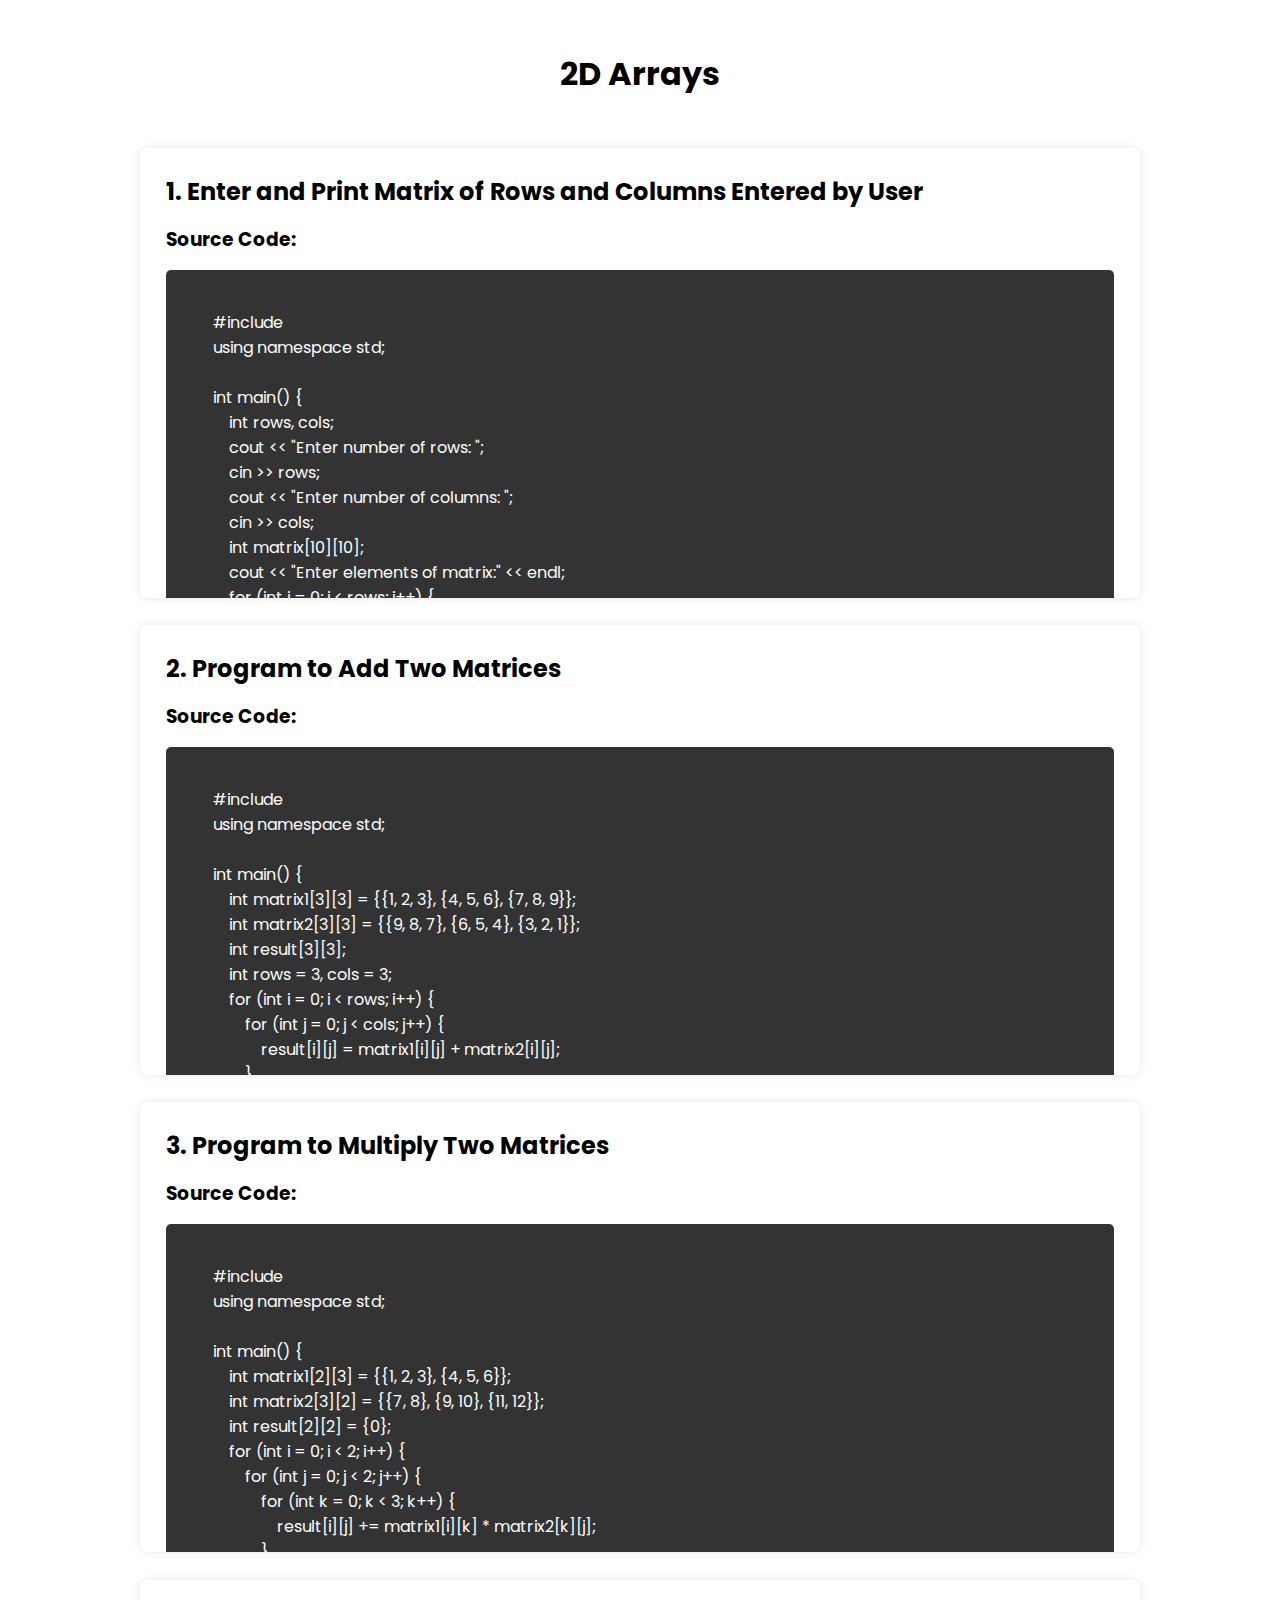
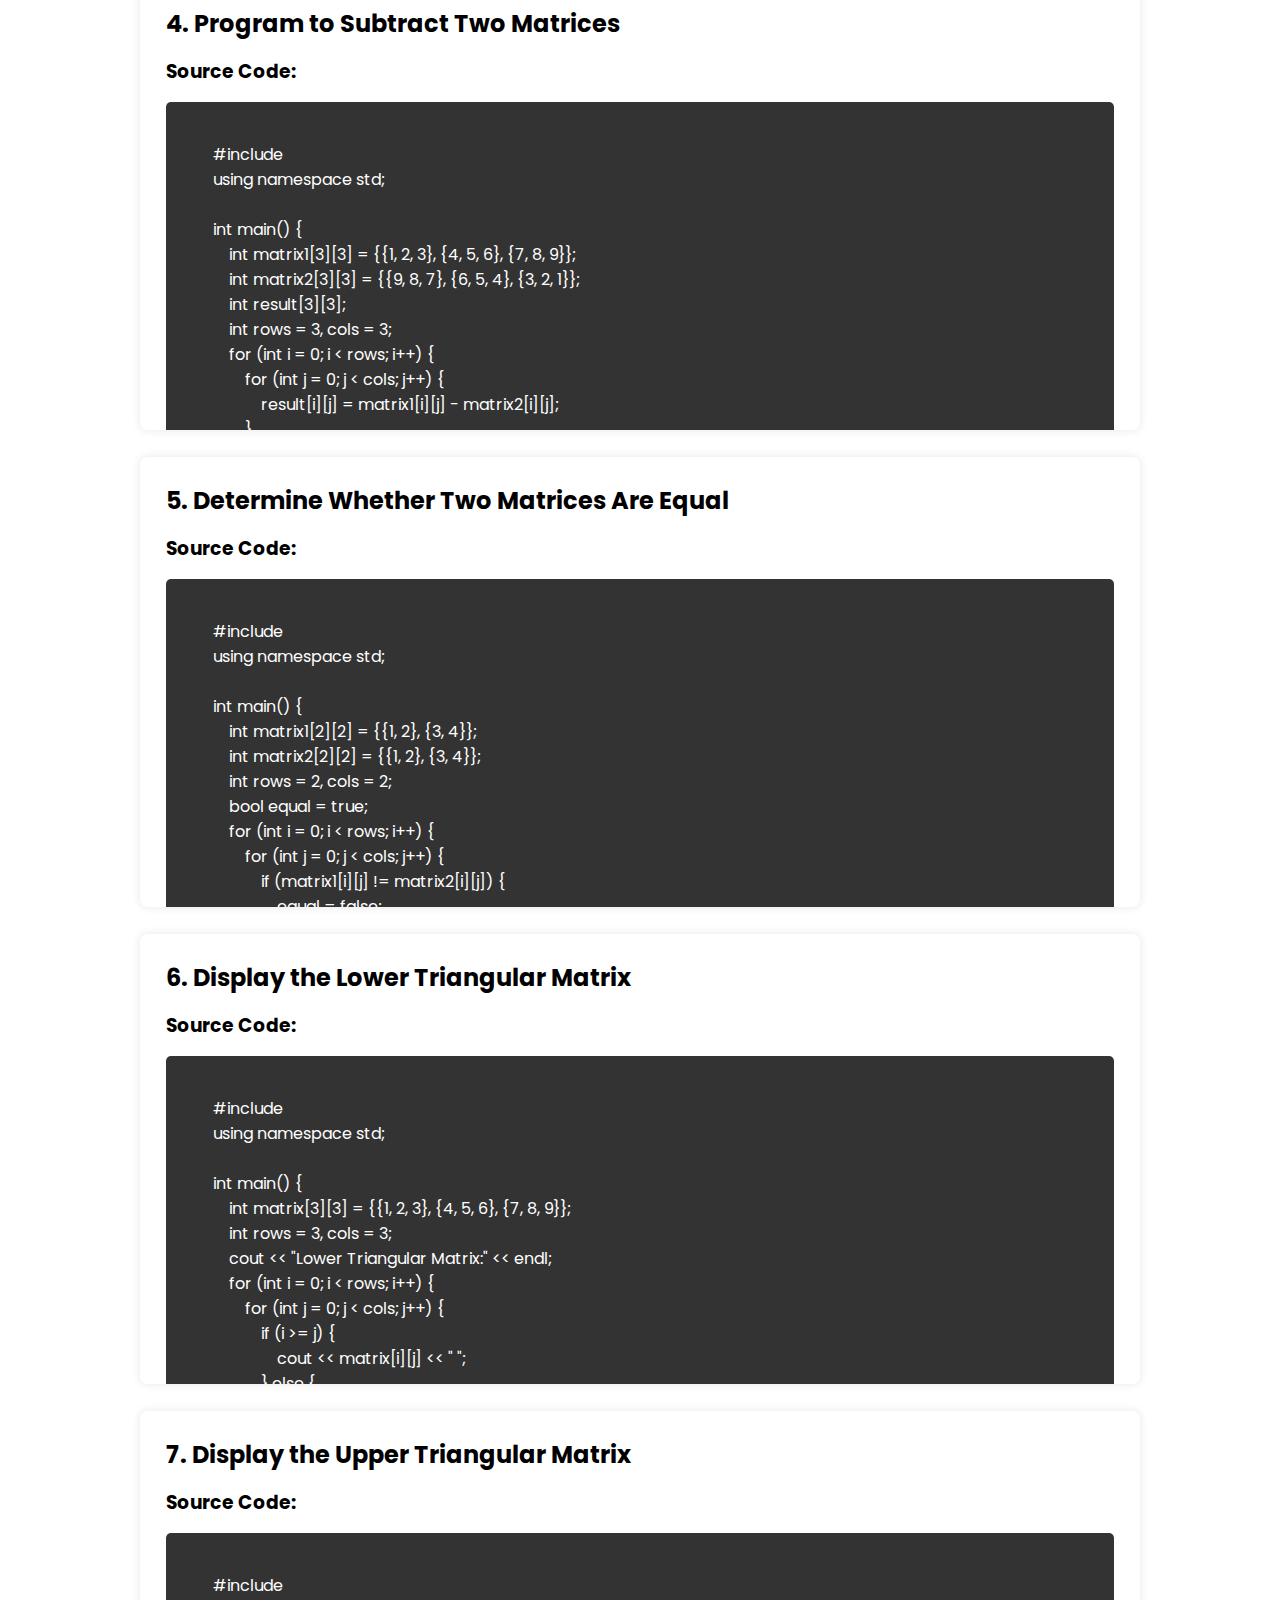
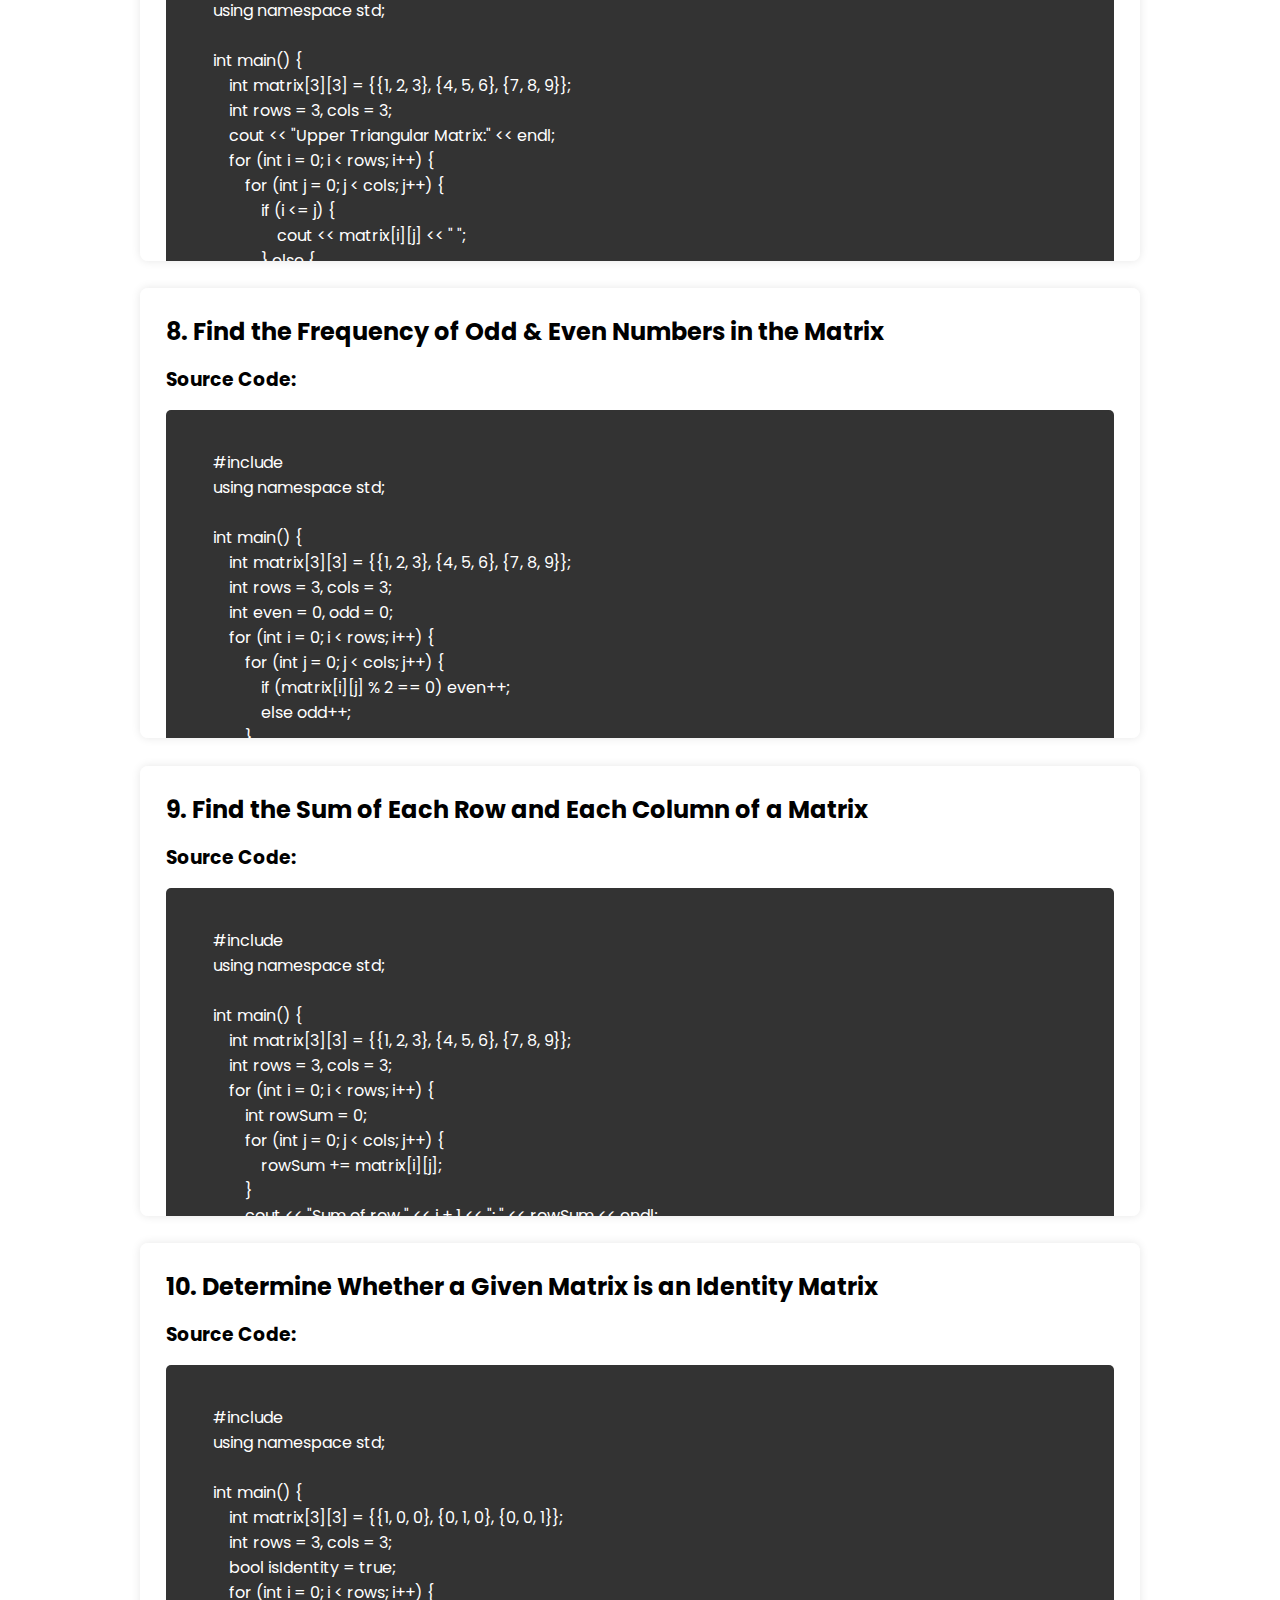
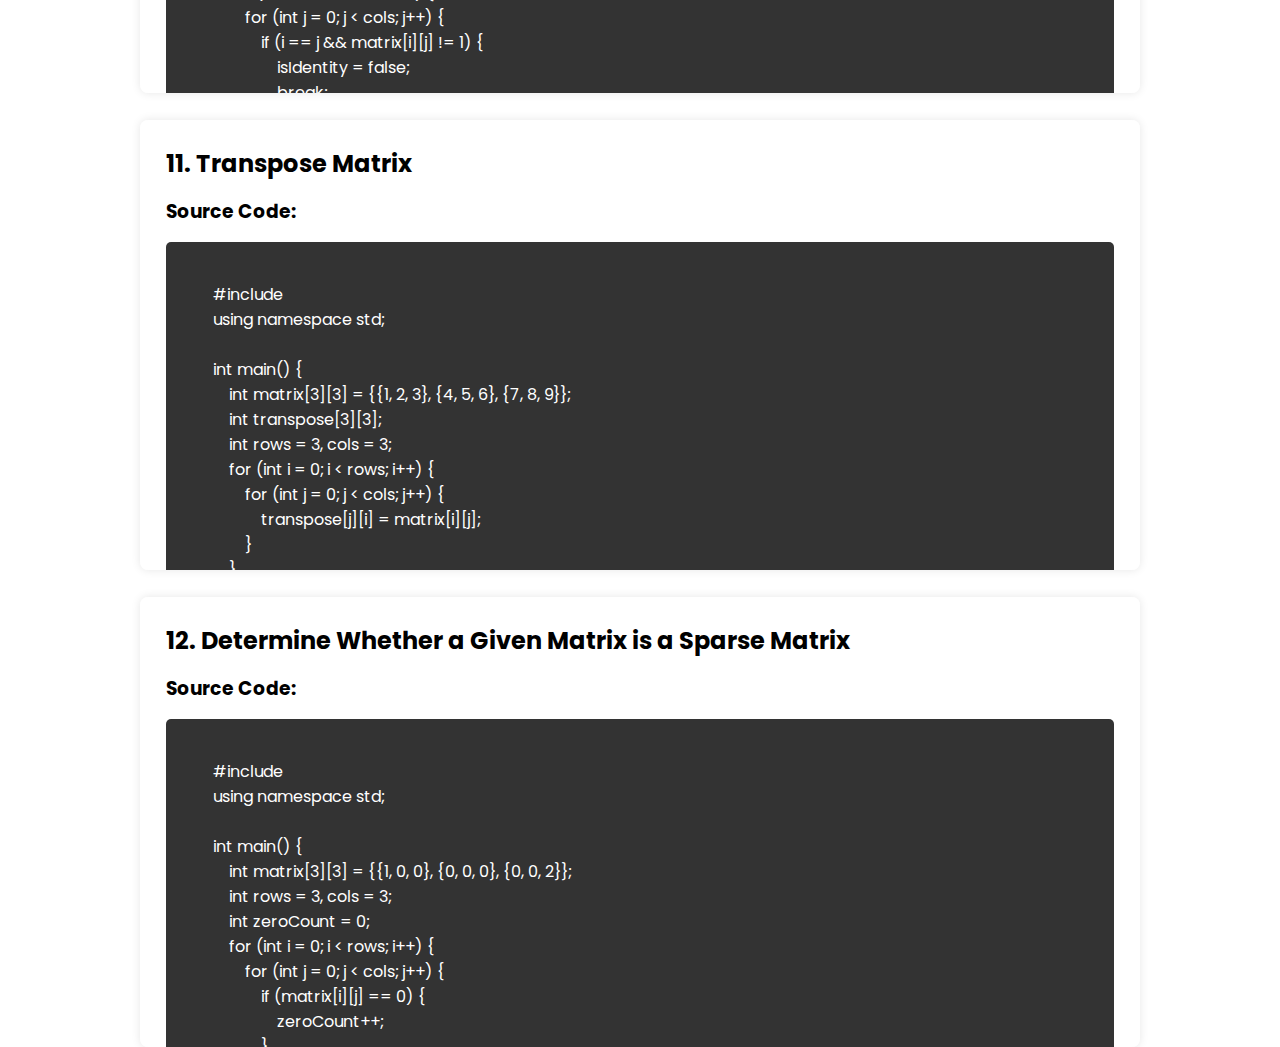
<file: 2d-array.html>
<!DOCTYPE html>
<html lang="en">
<head>
    <meta charset="UTF-8">
    <meta name="viewport" content="width=device-width, initial-scale=1.0">
    <title>2D Arrays</title>
    <link rel="stylesheet" href="programmes.css">
</head>
<body>
    <h1>2D Arrays</h1>
        <div class="program">
            <h2>1. Enter and Print Matrix of Rows and Columns Entered by User</h2>
            <h3>Source Code:</h3>
            <pre><code>
        #include <iostream>
        using namespace std;
        
        int main() {
            int rows, cols;
            cout << "Enter number of rows: ";
            cin >> rows;
            cout << "Enter number of columns: ";
            cin >> cols;
            int matrix[10][10];
            cout << "Enter elements of matrix:" << endl;
            for (int i = 0; i < rows; i++) {
                for (int j = 0; j < cols; j++) {
                    cin >> matrix[i][j];
                }
            }
            cout << "Matrix:" << endl;
            for (int i = 0; i < rows; i++) {
                for (int j = 0; j < cols; j++) {
                    cout << matrix[i][j] << " ";
                }
                cout << endl;
            }
            return 0;
        }
            </code></pre>
            <h3>Output:</h3>
            <pre>
        Enter number of rows: 2
        Enter number of columns: 3
        Enter elements of matrix:
        1 2 3
        4 5 6
        Matrix:
        1 2 3 
        4 5 6 
            </pre>
        </div>
        
       
        
        <div class="program">
            <h2>2. Program to Add Two Matrices</h2>
            <h3>Source Code:</h3>
            <pre><code>
        #include <iostream>
        using namespace std;
        
        int main() {
            int matrix1[3][3] = {{1, 2, 3}, {4, 5, 6}, {7, 8, 9}};
            int matrix2[3][3] = {{9, 8, 7}, {6, 5, 4}, {3, 2, 1}};
            int result[3][3];
            int rows = 3, cols = 3;
            for (int i = 0; i < rows; i++) {
                for (int j = 0; j < cols; j++) {
                    result[i][j] = matrix1[i][j] + matrix2[i][j];
                }
            }
            cout << "Resultant Matrix:" << endl;
            for (int i = 0; i < rows; i++) {
                for (int j = 0; j < cols; j++) {
                    cout << result[i][j] << " ";
                }
                cout << endl;
            }
            return 0;
        }
            </code></pre>
            <h3>Output:</h3>
            <pre>
        Resultant Matrix:
        10 10 10 
        10 10 10 
        10 10 10 
            </pre>
        </div>
        
       
        
        <div class="program">
            <h2>3. Program to Multiply Two Matrices</h2>
            <h3>Source Code:</h3>
            <pre><code>
        #include <iostream>
        using namespace std;
        
        int main() {
            int matrix1[2][3] = {{1, 2, 3}, {4, 5, 6}};
            int matrix2[3][2] = {{7, 8}, {9, 10}, {11, 12}};
            int result[2][2] = {0};
            for (int i = 0; i < 2; i++) {
                for (int j = 0; j < 2; j++) {
                    for (int k = 0; k < 3; k++) {
                        result[i][j] += matrix1[i][k] * matrix2[k][j];
                    }
                }
            }
            cout << "Resultant Matrix:" << endl;
            for (int i = 0; i < 2; i++) {
                for (int j = 0; j < 2; j++) {
                    cout << result[i][j] << " ";
                }
                cout << endl;
            }
            return 0;
        }
            </code></pre>
            <h3>Output:</h3>
            <pre>
        Resultant Matrix:
        58 64 
        139 154 
            </pre>
        </div>
        
       
        
        <div class="program">
            <h2>4. Program to Subtract Two Matrices</h2>
            <h3>Source Code:</h3>
            <pre><code>
        #include <iostream>
        using namespace std;
        
        int main() {
            int matrix1[3][3] = {{1, 2, 3}, {4, 5, 6}, {7, 8, 9}};
            int matrix2[3][3] = {{9, 8, 7}, {6, 5, 4}, {3, 2, 1}};
            int result[3][3];
            int rows = 3, cols = 3;
            for (int i = 0; i < rows; i++) {
                for (int j = 0; j < cols; j++) {
                    result[i][j] = matrix1[i][j] - matrix2[i][j];
                }
            }
            cout << "Resultant Matrix:" << endl;
            for (int i = 0; i < rows; i++) {
                for (int j = 0; j < cols; j++) {
                    cout << result[i][j] << " ";
                }
                cout << endl;
            }
            return 0;
        }
            </code></pre>
            <h3>Output:</h3>
            <pre>
        Resultant Matrix:
        -8 -6 -4 
        -2 0 2 
        4 6 8 
            </pre>
        </div>
        
       
        
        <div class="program">
            <h2>5. Determine Whether Two Matrices Are Equal</h2>
            <h3>Source Code:</h3>
            <pre><code>
        #include <iostream>
        using namespace std;
        
        int main() {
            int matrix1[2][2] = {{1, 2}, {3, 4}};
            int matrix2[2][2] = {{1, 2}, {3, 4}};
            int rows = 2, cols = 2;
            bool equal = true;
            for (int i = 0; i < rows; i++) {
                for (int j = 0; j < cols; j++) {
                    if (matrix1[i][j] != matrix2[i][j]) {
                        equal = false;
                        break;
                    }
                }
            }
            cout << (equal ? "Matrices are equal" : "Matrices are not equal") << endl;
            return 0;
        }
            </code></pre>
            <h3>Output:</h3>
            <pre>
        Matrices are equal
            </pre>
        </div>
        
       
        
        <div class="program">
            <h2>6. Display the Lower Triangular Matrix</h2>
            <h3>Source Code:</h3>
            <pre><code>
        #include <iostream>
        using namespace std;
        
        int main() {
            int matrix[3][3] = {{1, 2, 3}, {4, 5, 6}, {7, 8, 9}};
            int rows = 3, cols = 3;
            cout << "Lower Triangular Matrix:" << endl;
            for (int i = 0; i < rows; i++) {
                for (int j = 0; j < cols; j++) {
                    if (i >= j) {
                        cout << matrix[i][j] << " ";
                    } else {
                        cout << "0 ";
                    }
                }
                cout << endl;
            }
            return 0;
        }
            </code></pre>
            <h3>Output:</h3>
            <pre>
        Lower Triangular Matrix:
        1 0 0 
        4 5 0 
        7 8 9 
            </pre>
        </div>
        
       
        
        <div class="program">
            <h2>7. Display the Upper Triangular Matrix</h2>
            <h3>Source Code:</h3>
            <pre><code>
        #include <iostream>
        using namespace std;
        
        int main() {
            int matrix[3][3] = {{1, 2, 3}, {4, 5, 6}, {7, 8, 9}};
            int rows = 3, cols = 3;
            cout << "Upper Triangular Matrix:" << endl;
            for (int i = 0; i < rows; i++) {
                for (int j = 0; j < cols; j++) {
                    if (i <= j) {
                        cout << matrix[i][j] << " ";
                    } else {
                        cout << "0 ";
                    }
                }
                cout << endl;
            }
            return 0;
        }
            </code></pre>
            <h3>Output:</h3>
            <pre>
        Upper Triangular Matrix:
        1 2 3 
        0 5 6 
        0 0 9 
            </pre>
        </div>
        
       
        
        <div class="program">
            <h2>8. Find the Frequency of Odd & Even Numbers in the Matrix</h2>
            <h3>Source Code:</h3>
            <pre><code>
        #include <iostream>
        using namespace std;
        
        int main() {
            int matrix[3][3] = {{1, 2, 3}, {4, 5, 6}, {7, 8, 9}};
            int rows = 3, cols = 3;
            int even = 0, odd = 0;
            for (int i = 0; i < rows; i++) {
                for (int j = 0; j < cols; j++) {
                    if (matrix[i][j] % 2 == 0) even++;
                    else odd++;
                }
            }
            cout << "Even numbers: " << even << endl;
            cout << "Odd numbers: " << odd << endl;
            return 0;
        }
            </code></pre>
            <h3>Output:</h3>
            <pre>
        Even numbers: 4
        Odd numbers: 5
            </pre>
        </div>
        
       
        
        <div class="program">
            <h2>9. Find the Sum of Each Row and Each Column of a Matrix</h2>
            <h3>Source Code:</h3>
            <pre><code>
        #include <iostream>
        using namespace std;
        
        int main() {
            int matrix[3][3] = {{1, 2, 3}, {4, 5, 6}, {7, 8, 9}};
            int rows = 3, cols = 3;
            for (int i = 0; i < rows; i++) {
                int rowSum = 0;
                for (int j = 0; j < cols; j++) {
                    rowSum += matrix[i][j];
                }
                cout << "Sum of row " << i + 1 << ": " << rowSum << endl;
            }
            for (int j = 0; j < cols; j++) {
                int colSum = 0;
                for (int i = 0; i < rows; i++) {
                    colSum += matrix[i][j];
                }
                cout << "Sum of column " << j + 1 << ": " << colSum << endl;
            }
            return 0;
        }
            </code></pre>
            <h3>Output:</h3>
            <pre>
        Sum of row 1: 6
        Sum of row 2: 15
        Sum of row 3: 24
        Sum of column 1: 12
        Sum of column 2: 15
        Sum of column 3: 18
            </pre>
        </div>
        
       
        
        <div class="program">
            <h2>10. Determine Whether a Given Matrix is an Identity Matrix</h2>
            <h3>Source Code:</h3>
            <pre><code>
        #include <iostream>
        using namespace std;
        
        int main() {
            int matrix[3][3] = {{1, 0, 0}, {0, 1, 0}, {0, 0, 1}};
            int rows = 3, cols = 3;
            bool isIdentity = true;
            for (int i = 0; i < rows; i++) {
                for (int j = 0; j < cols; j++) {
                    if (i == j && matrix[i][j] != 1) {
                        isIdentity = false;
                        break;
                    }
                    if (i != j && matrix[i][j] != 0) {
                        isIdentity = false;
                        break;
                    }
                }
            }
            cout << (isIdentity ? "Identity Matrix" : "Not an Identity Matrix") << endl;
            return 0;
        }
            </code></pre>
            <h3>Output:</h3>
            <pre>
        Identity Matrix
            </pre>
        </div>
        
       
        
        <div class="program">
            <h2>11. Transpose Matrix</h2>
            <h3>Source Code:</h3>
            <pre><code>
        #include <iostream>
        using namespace std;
        
        int main() {
            int matrix[3][3] = {{1, 2, 3}, {4, 5, 6}, {7, 8, 9}};
            int transpose[3][3];
            int rows = 3, cols = 3;
            for (int i = 0; i < rows; i++) {
                for (int j = 0; j < cols; j++) {
                    transpose[j][i] = matrix[i][j];
                }
            }
            cout << "Transposed Matrix:" << endl;
            for (int i = 0; i < cols; i++) {
                for (int j = 0; j < rows; j++) {
                    cout << transpose[i][j] << " ";
                }
                cout << endl;
            }
            return 0;
        }
            </code></pre>
            <h3>Output:</h3>
            <pre>
        Transposed Matrix:
        1 4 7 
        2 5 8 
        3 6 9 
            </pre>
        </div>
        
       
        
        <div class="program">
            <h2>12. Determine Whether a Given Matrix is a Sparse Matrix</h2>
            <h3>Source Code:</h3>
            <pre><code>
        #include <iostream>
        using namespace std;
        
        int main() {
            int matrix[3][3] = {{1, 0, 0}, {0, 0, 0}, {0, 0, 2}};
            int rows = 3, cols = 3;
            int zeroCount = 0;
            for (int i = 0; i < rows; i++) {
                for (int j = 0; j < cols; j++) {
                    if (matrix[i][j] == 0) {
                        zeroCount++;
                    }
                }
            }
            int totalElements = rows * cols;
            cout << (zeroCount > totalElements / 2 ? "Sparse Matrix" : "Not a Sparse Matrix") << endl;
            return 0;
        }
            </code></pre>
            <h3>Output:</h3>
            <pre>
        Sparse Matrix
            </pre>
        </div>
</body>
</html>
</file>
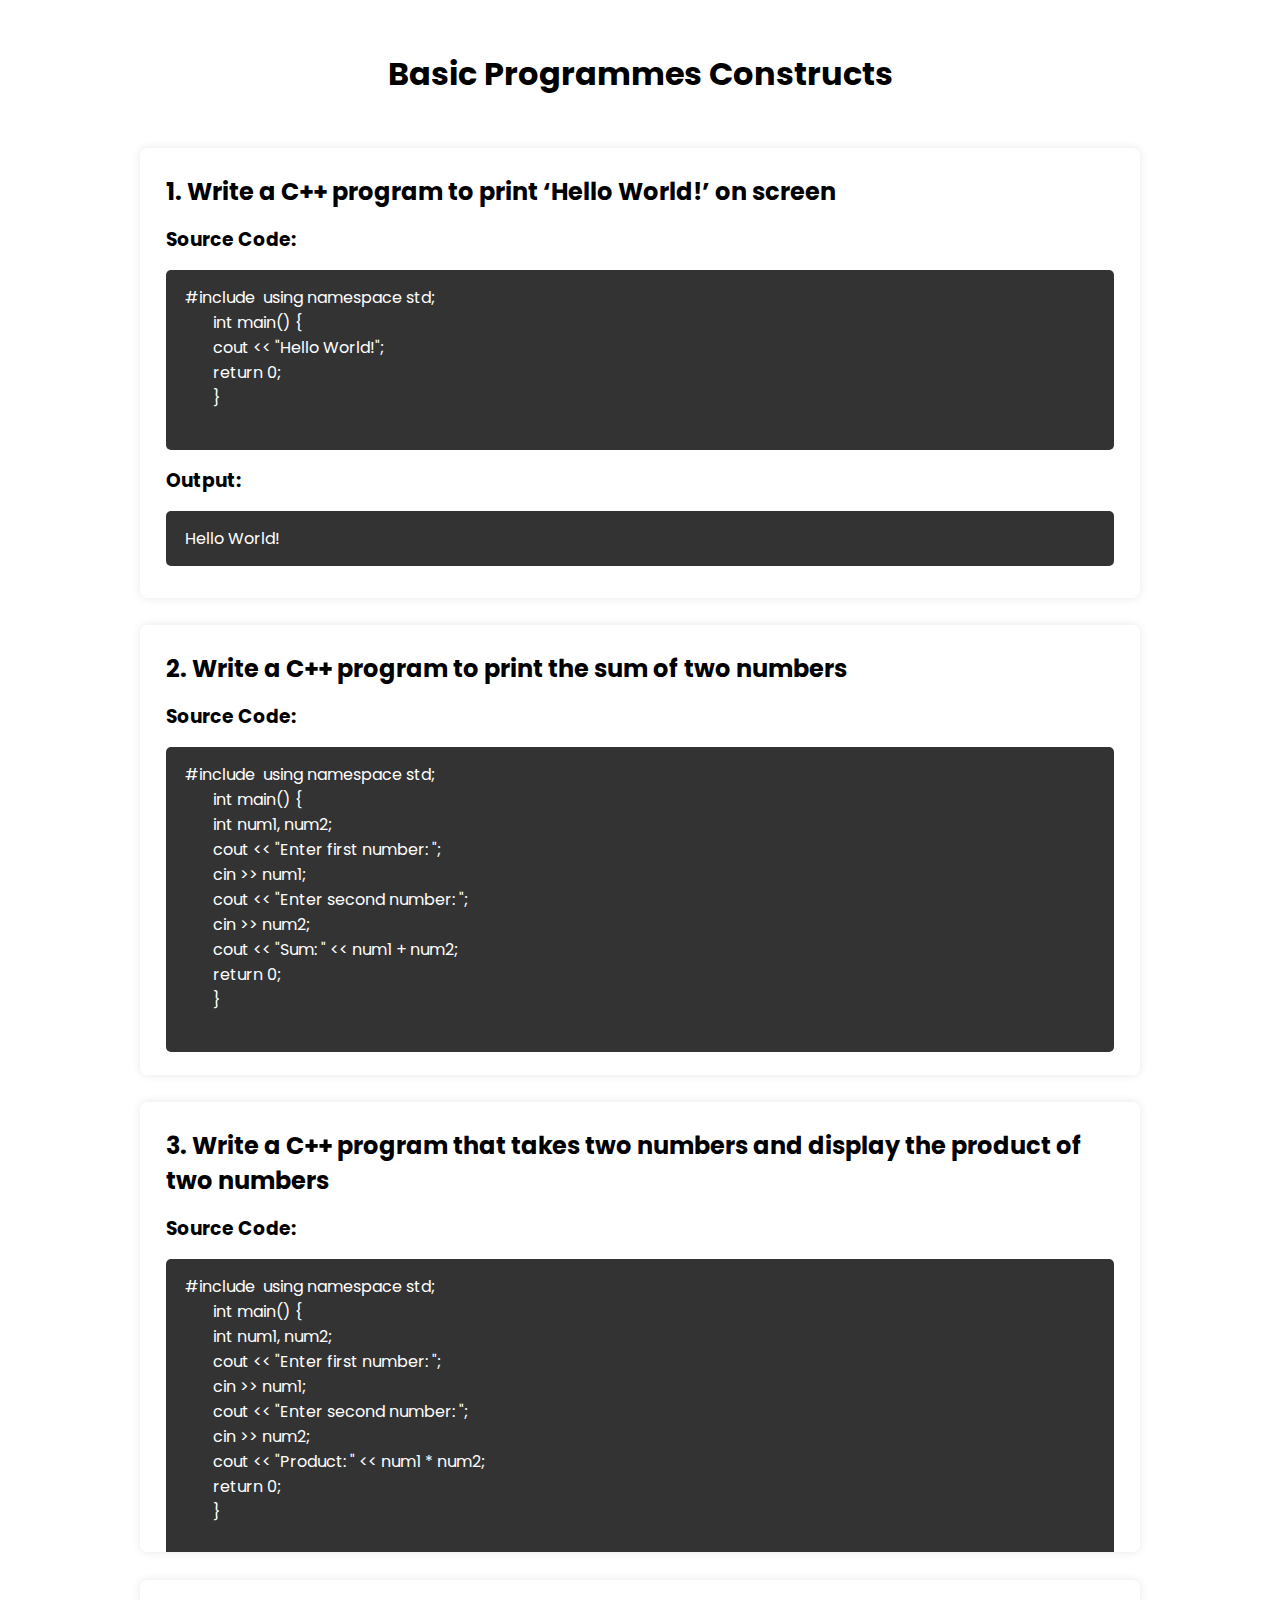
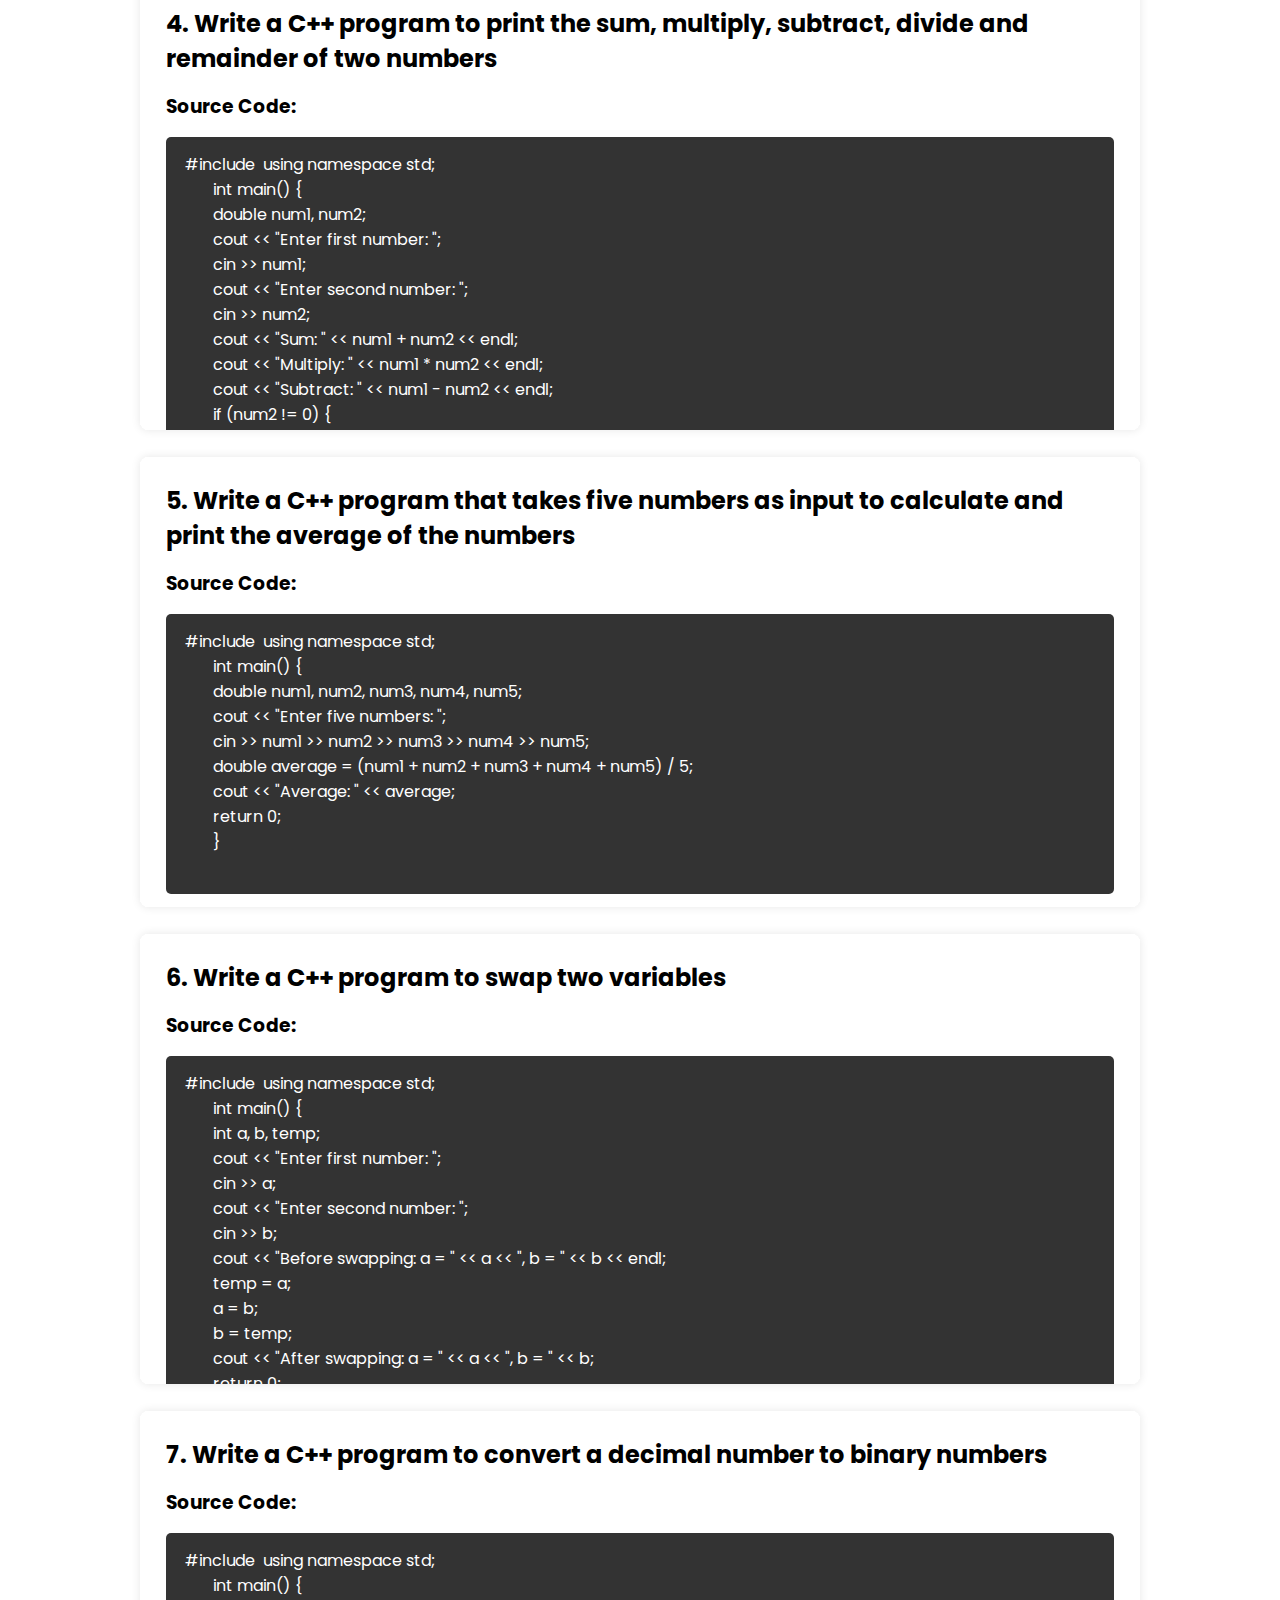
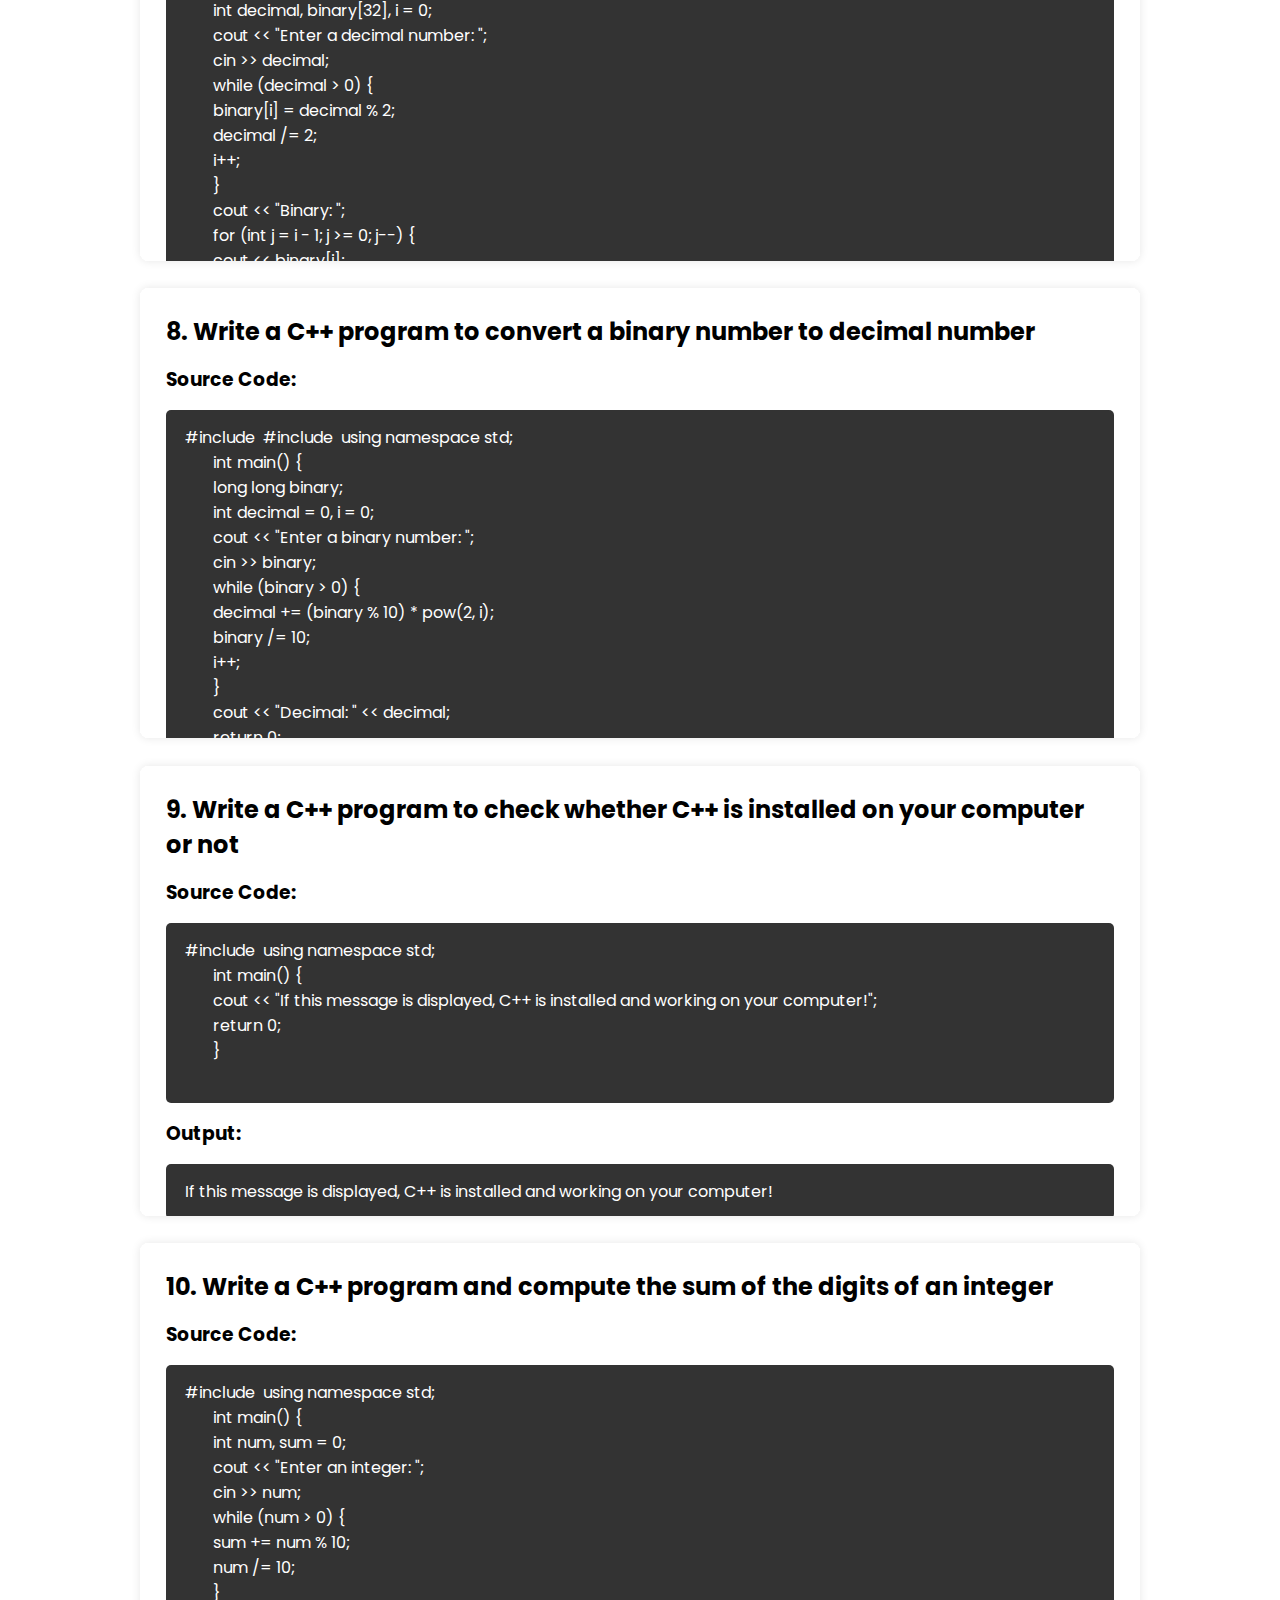
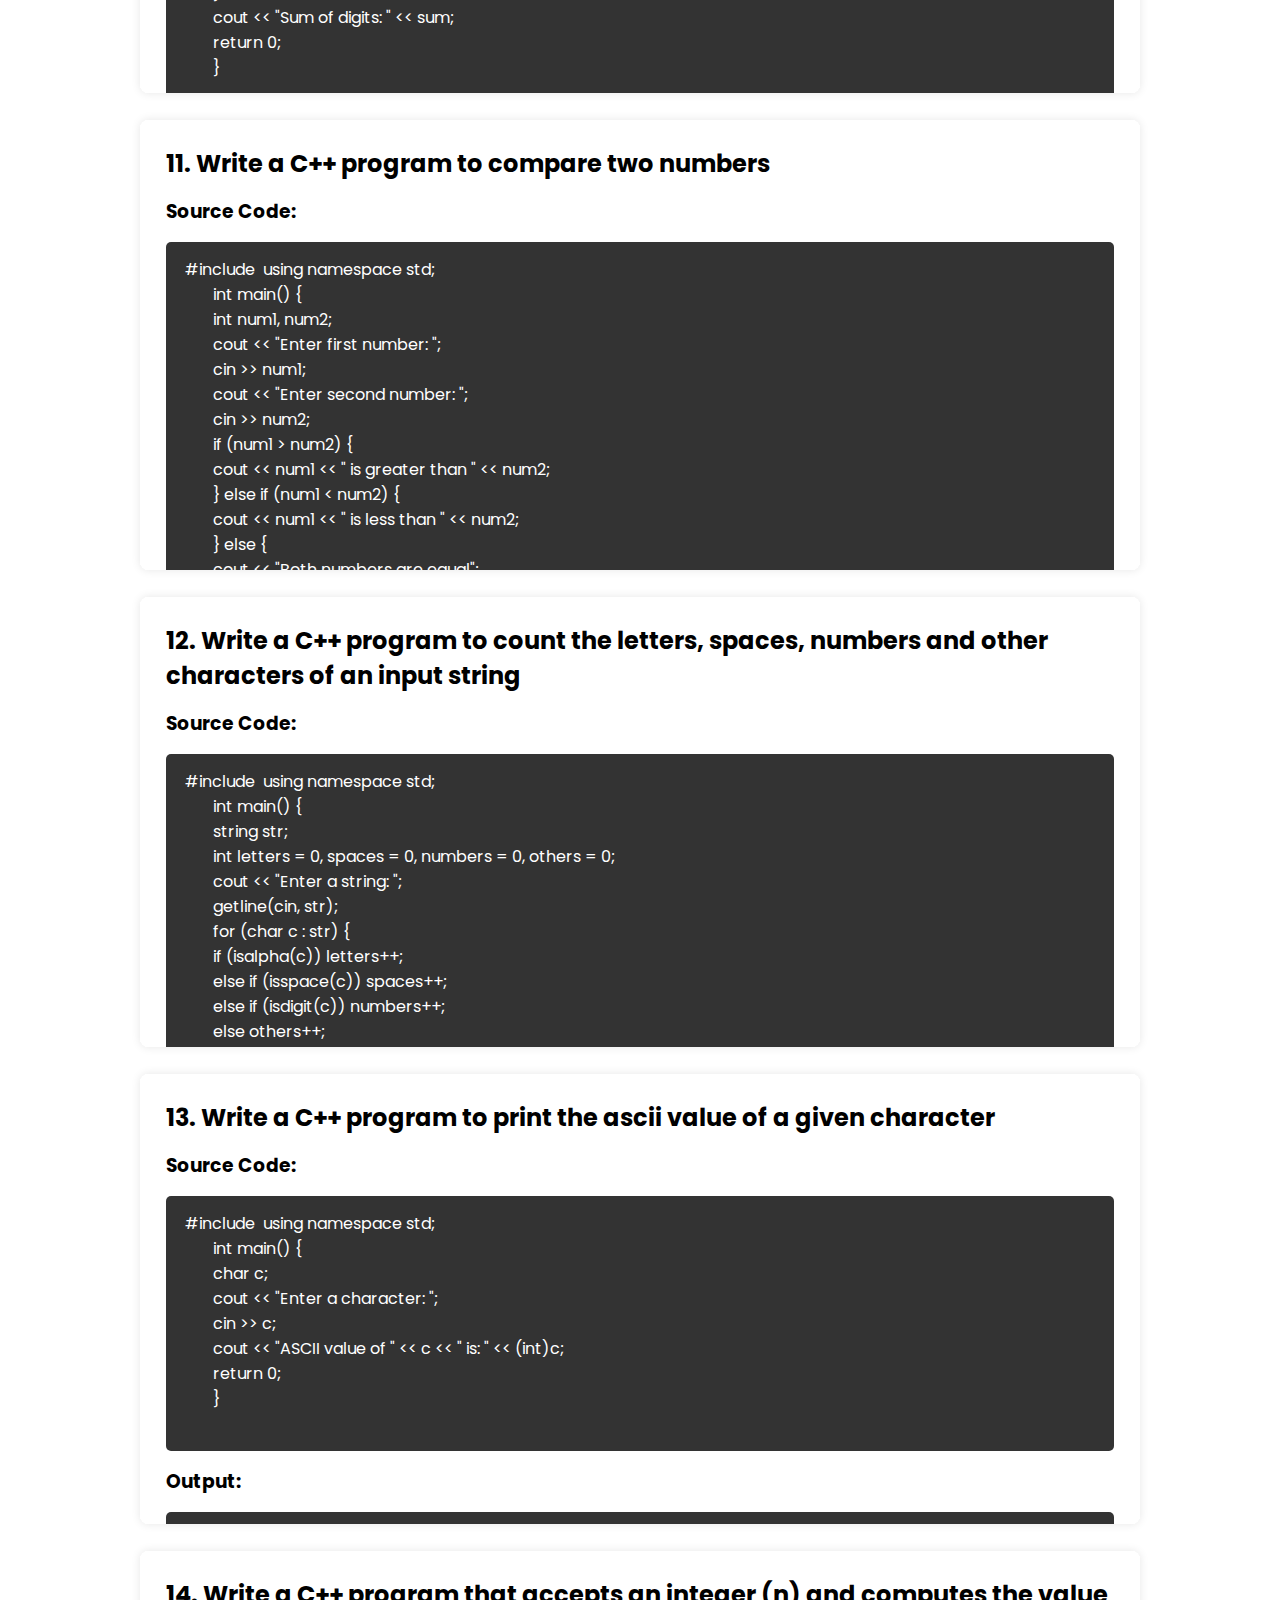
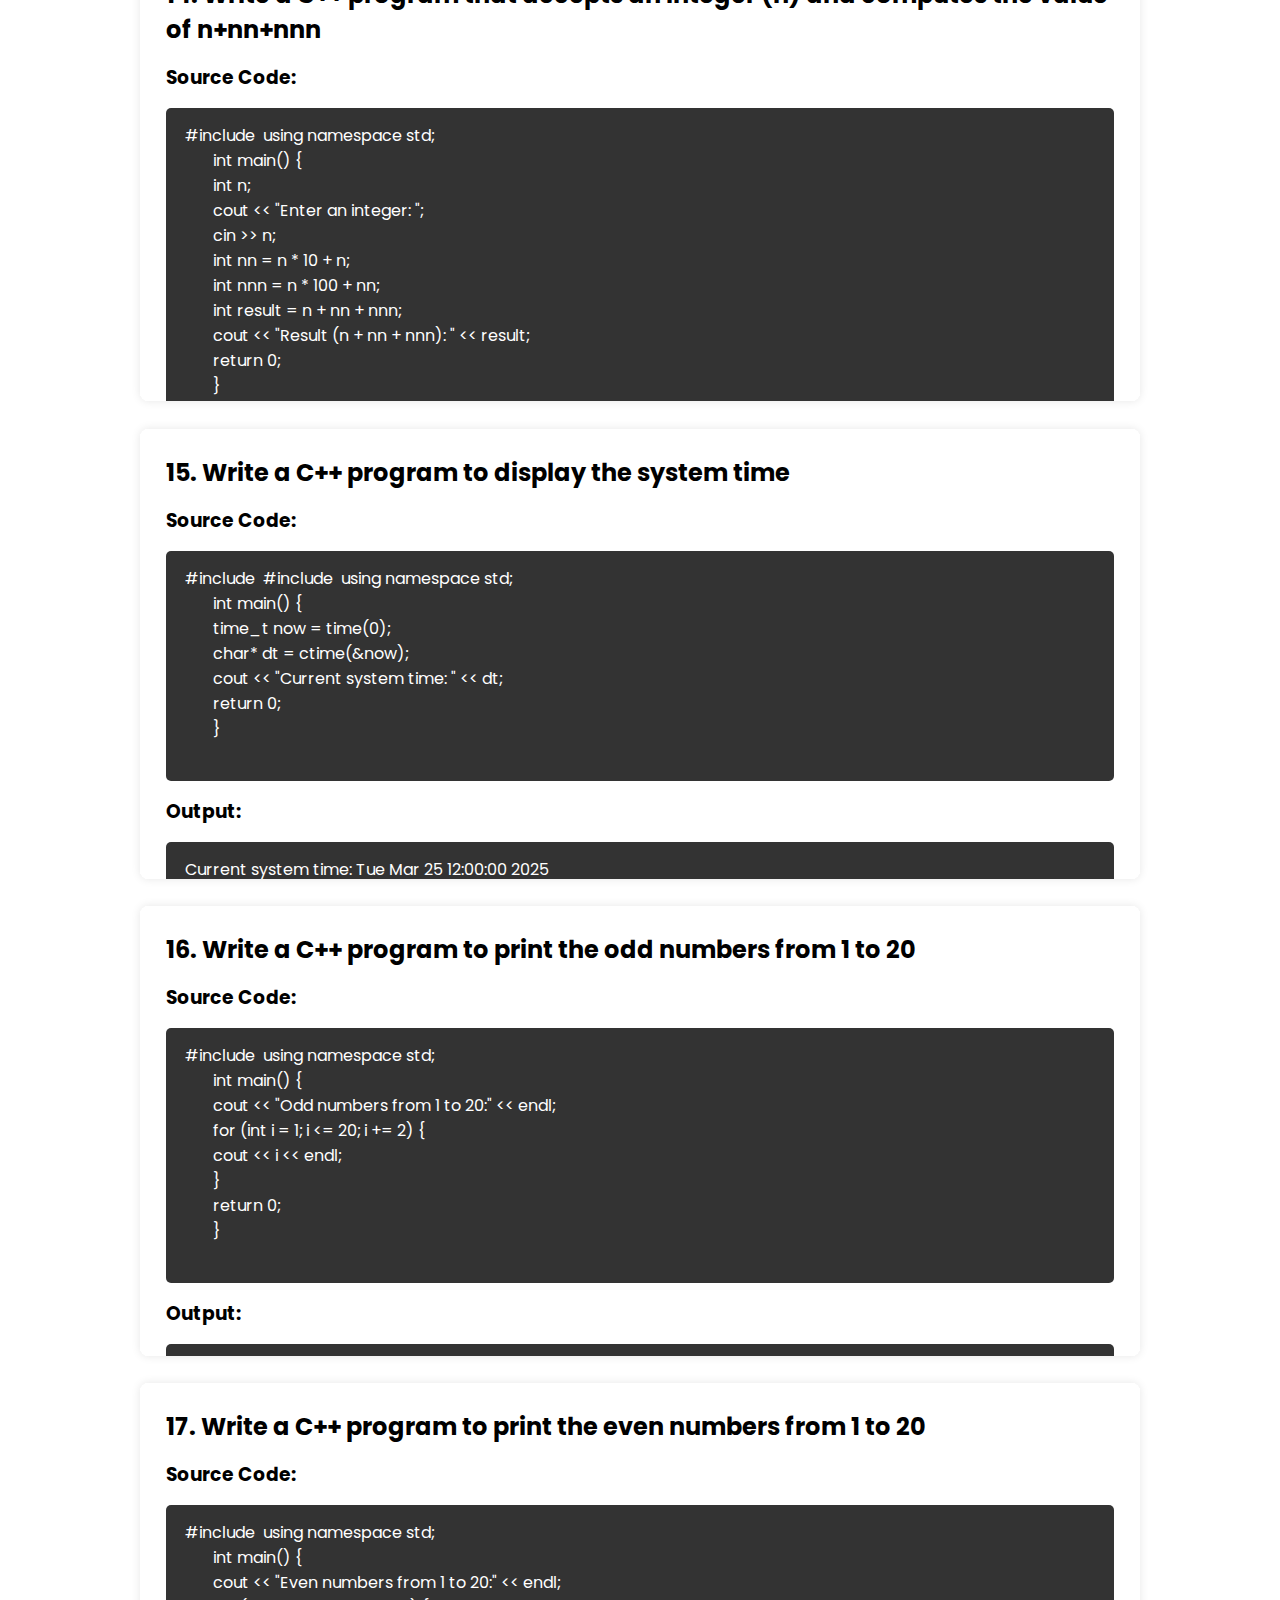
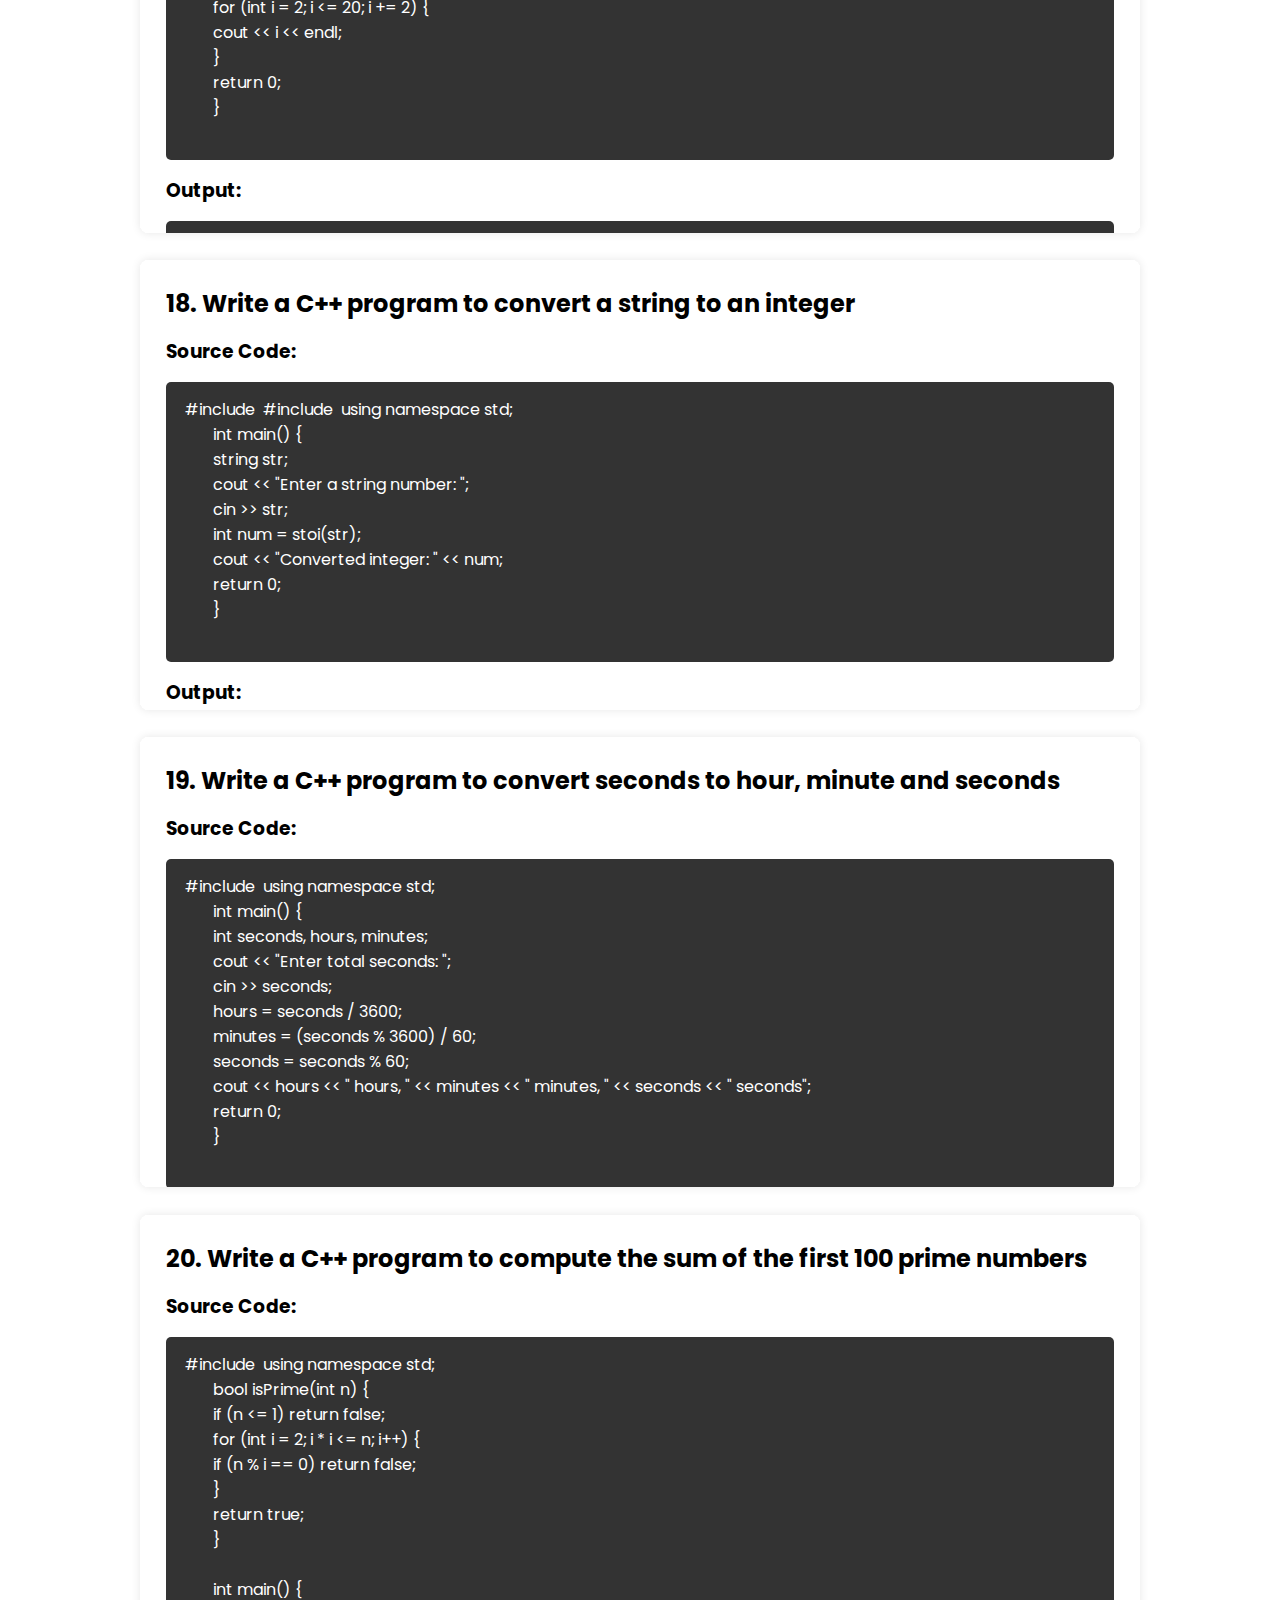
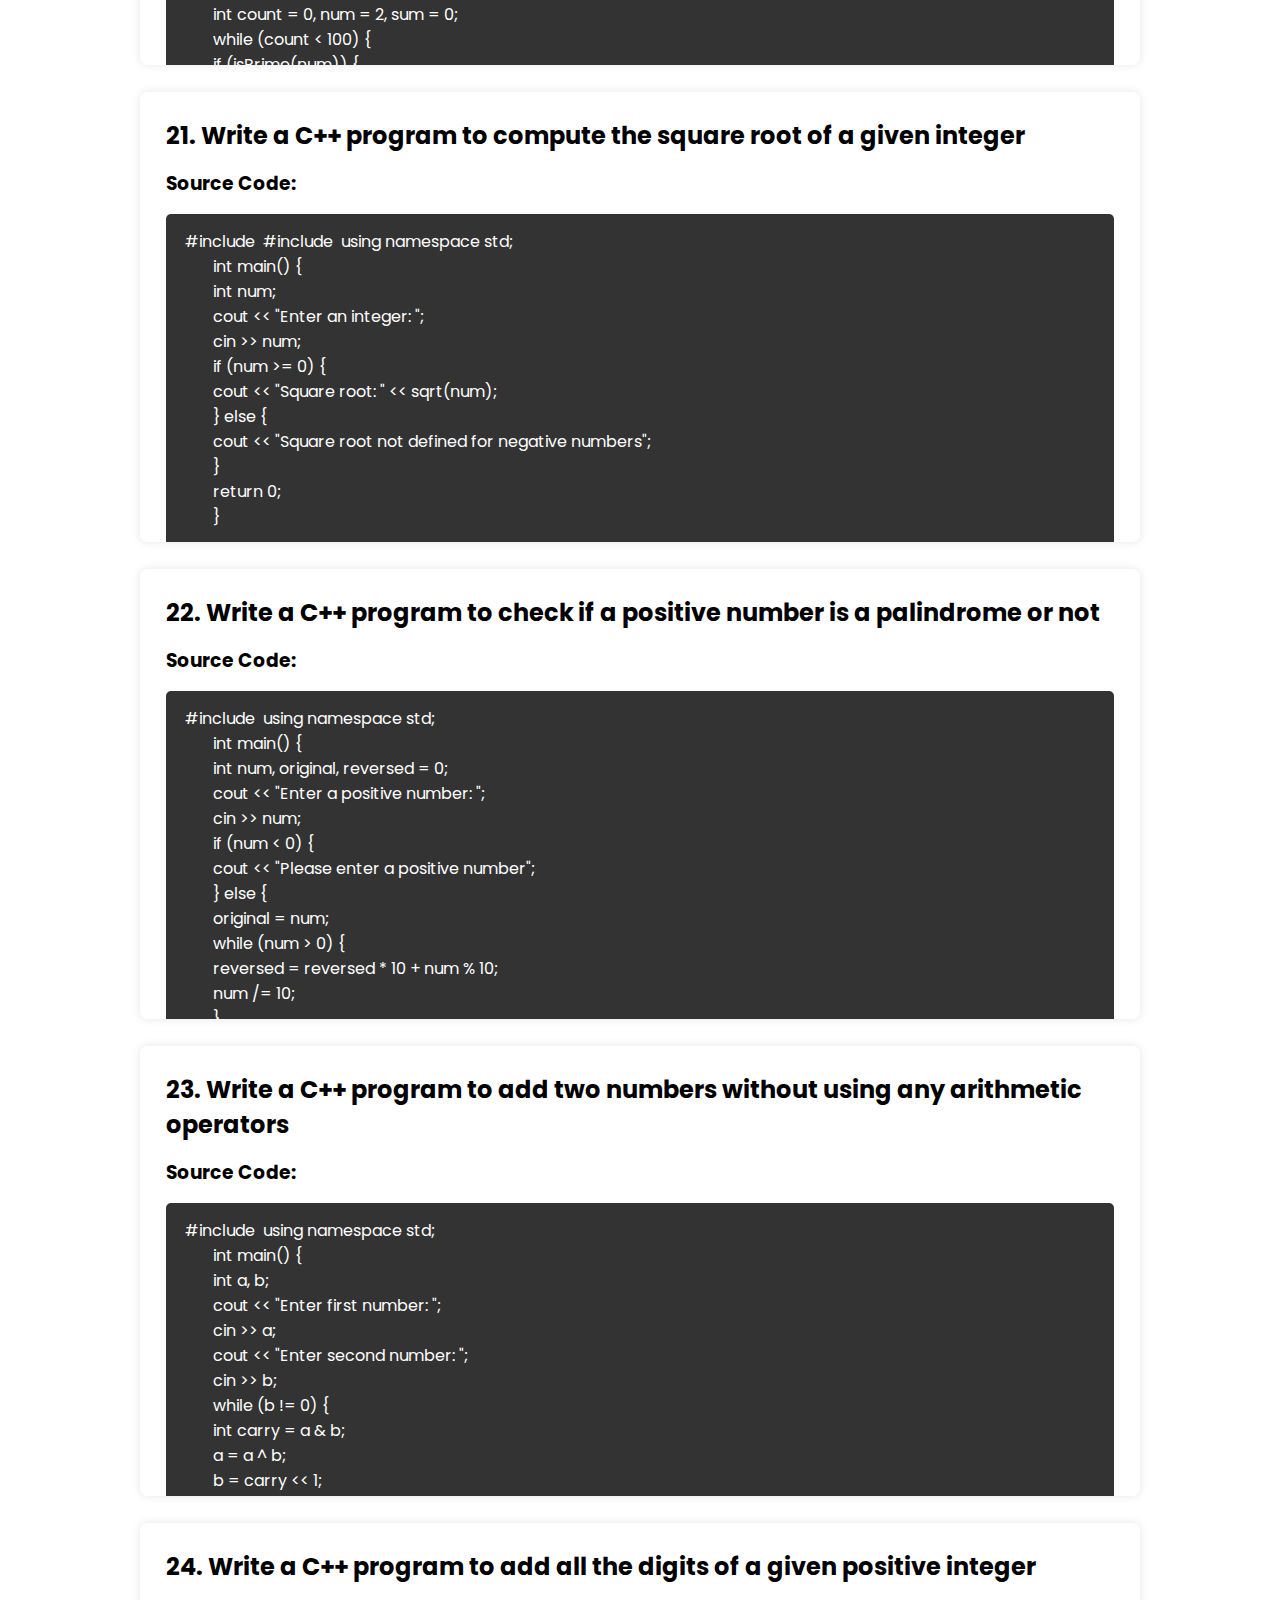
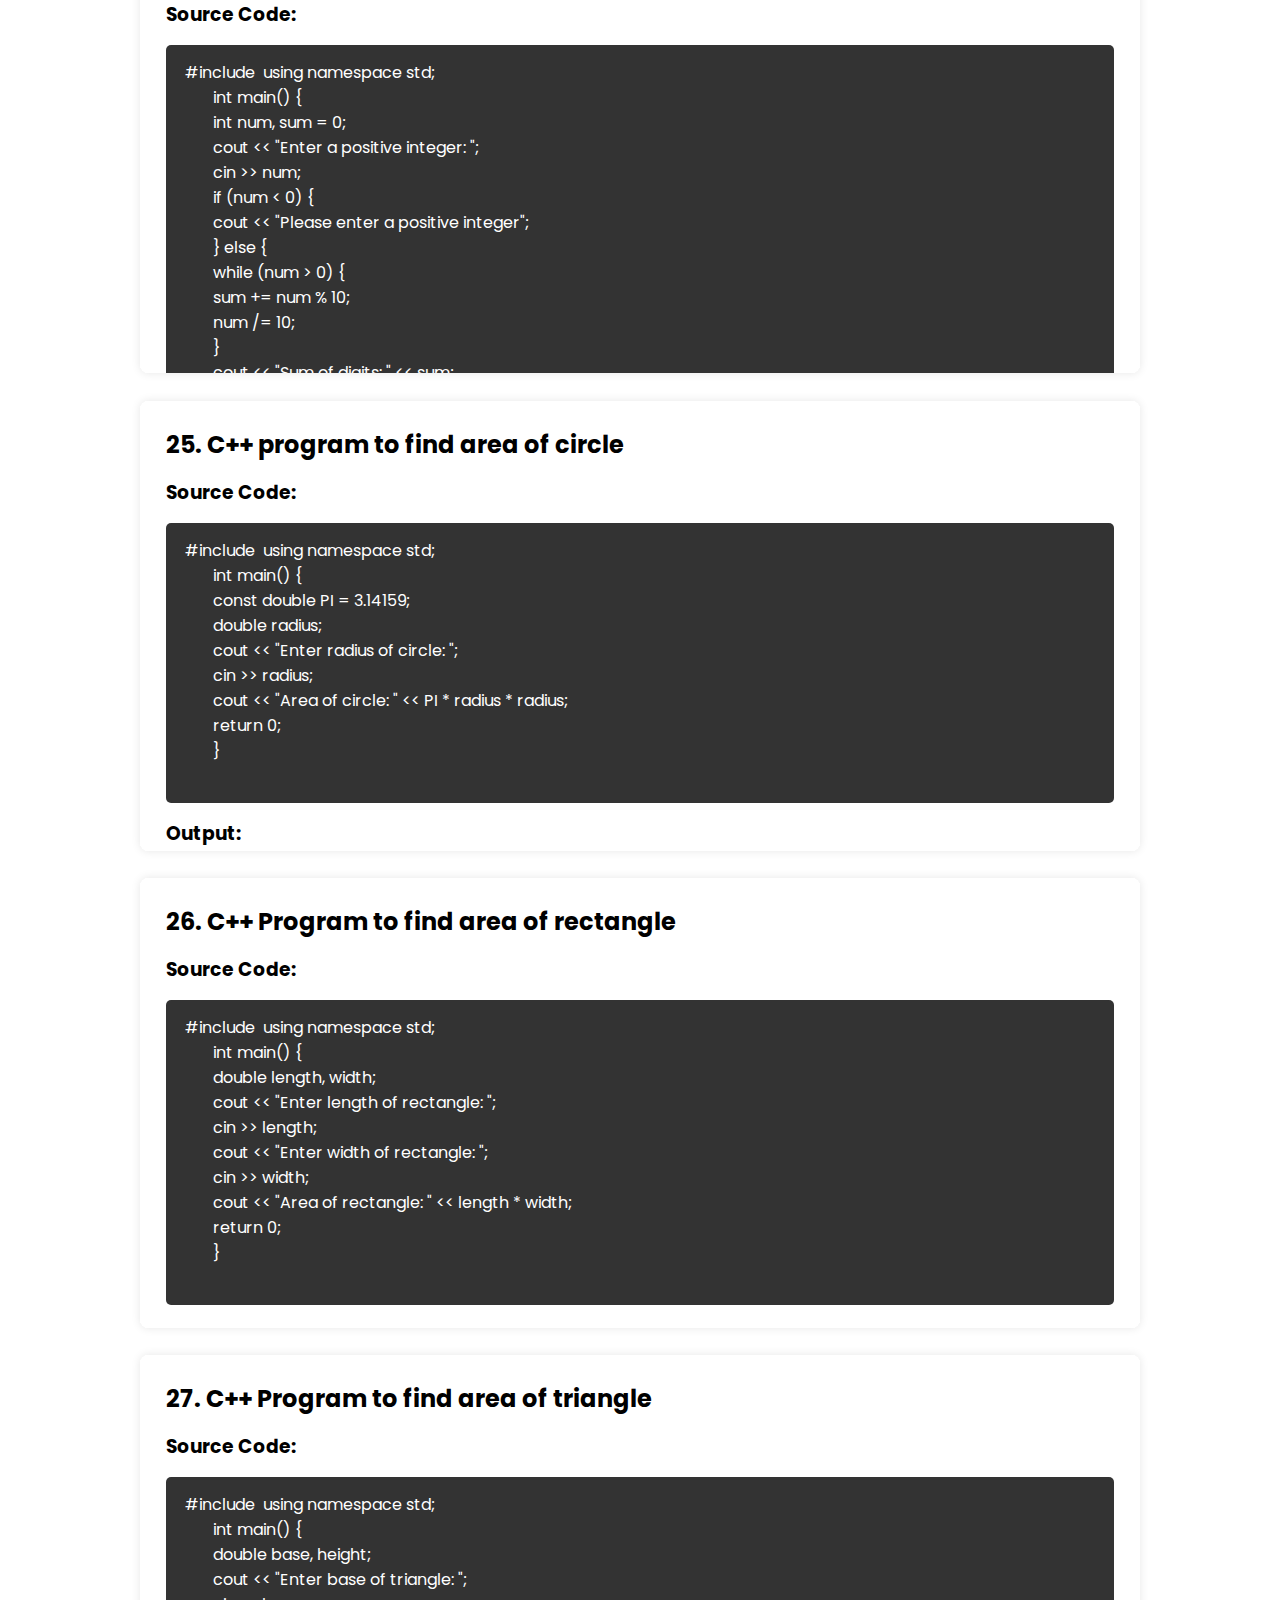
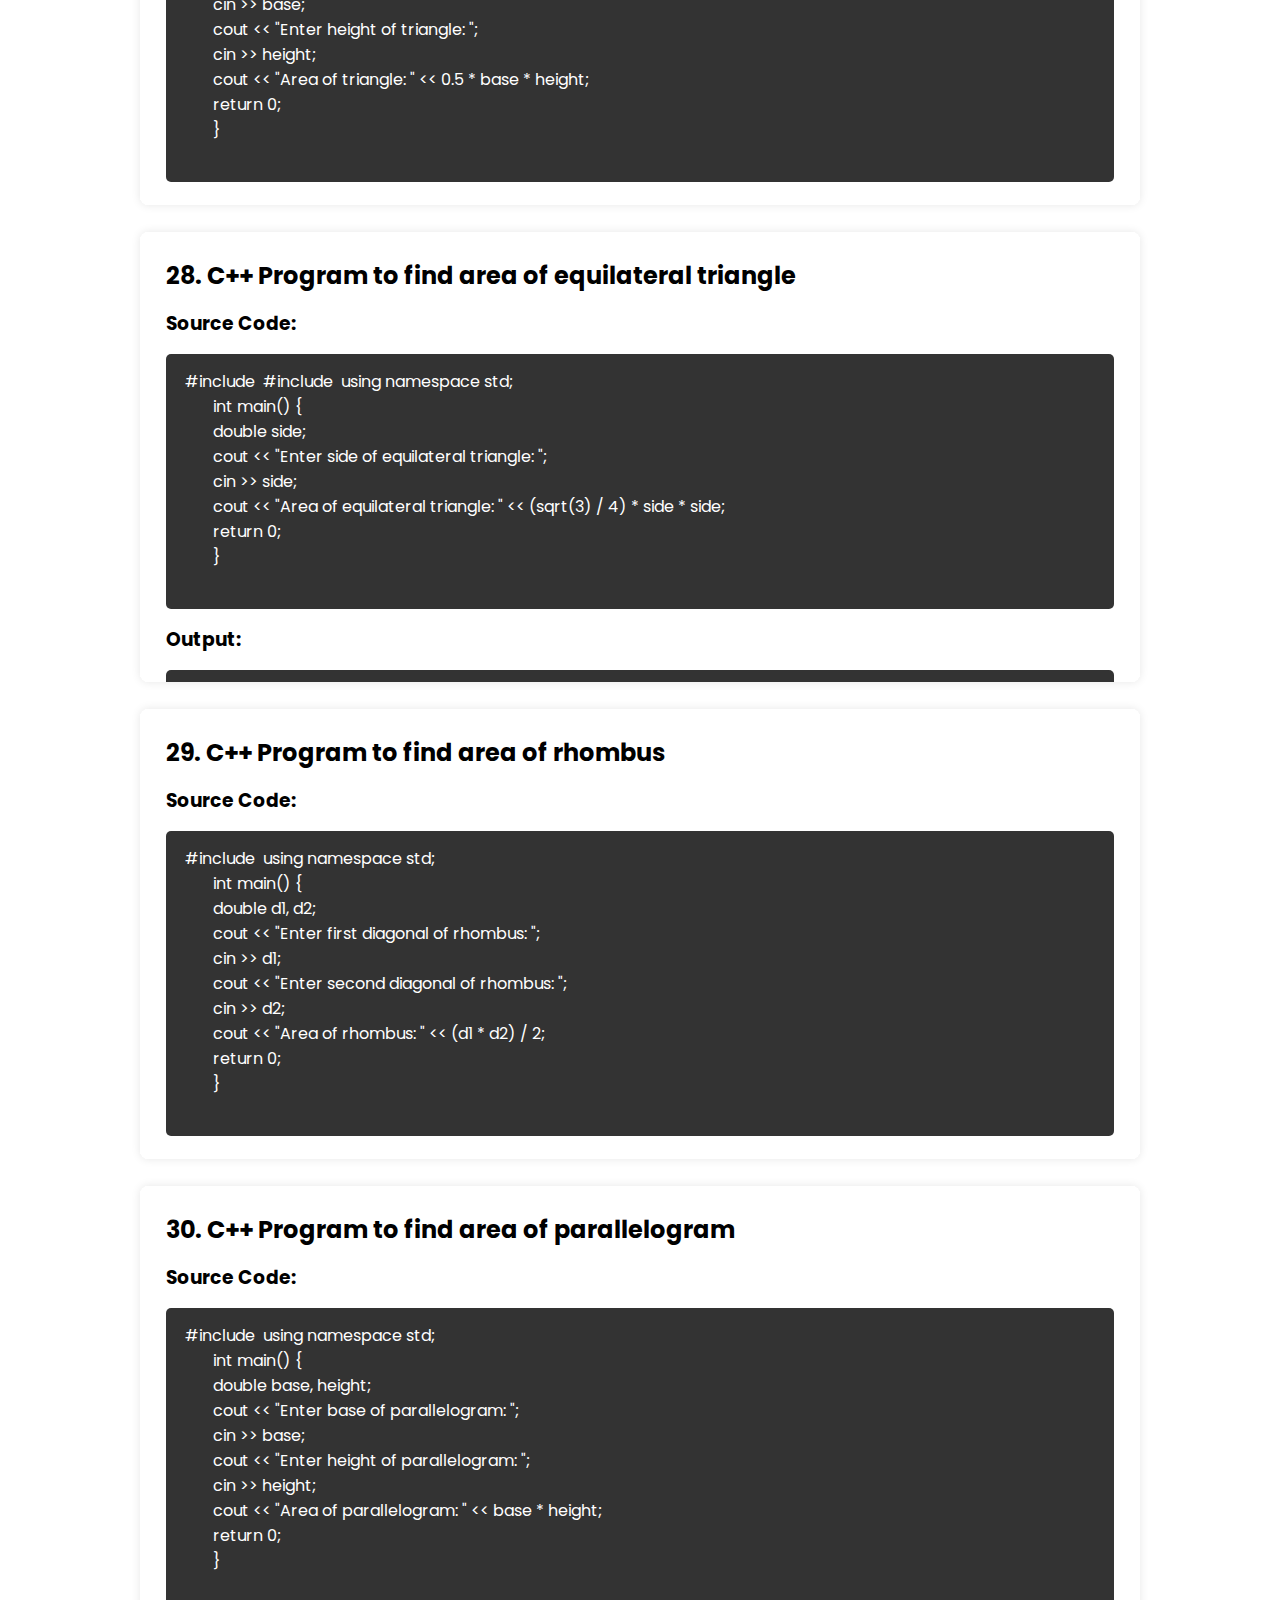
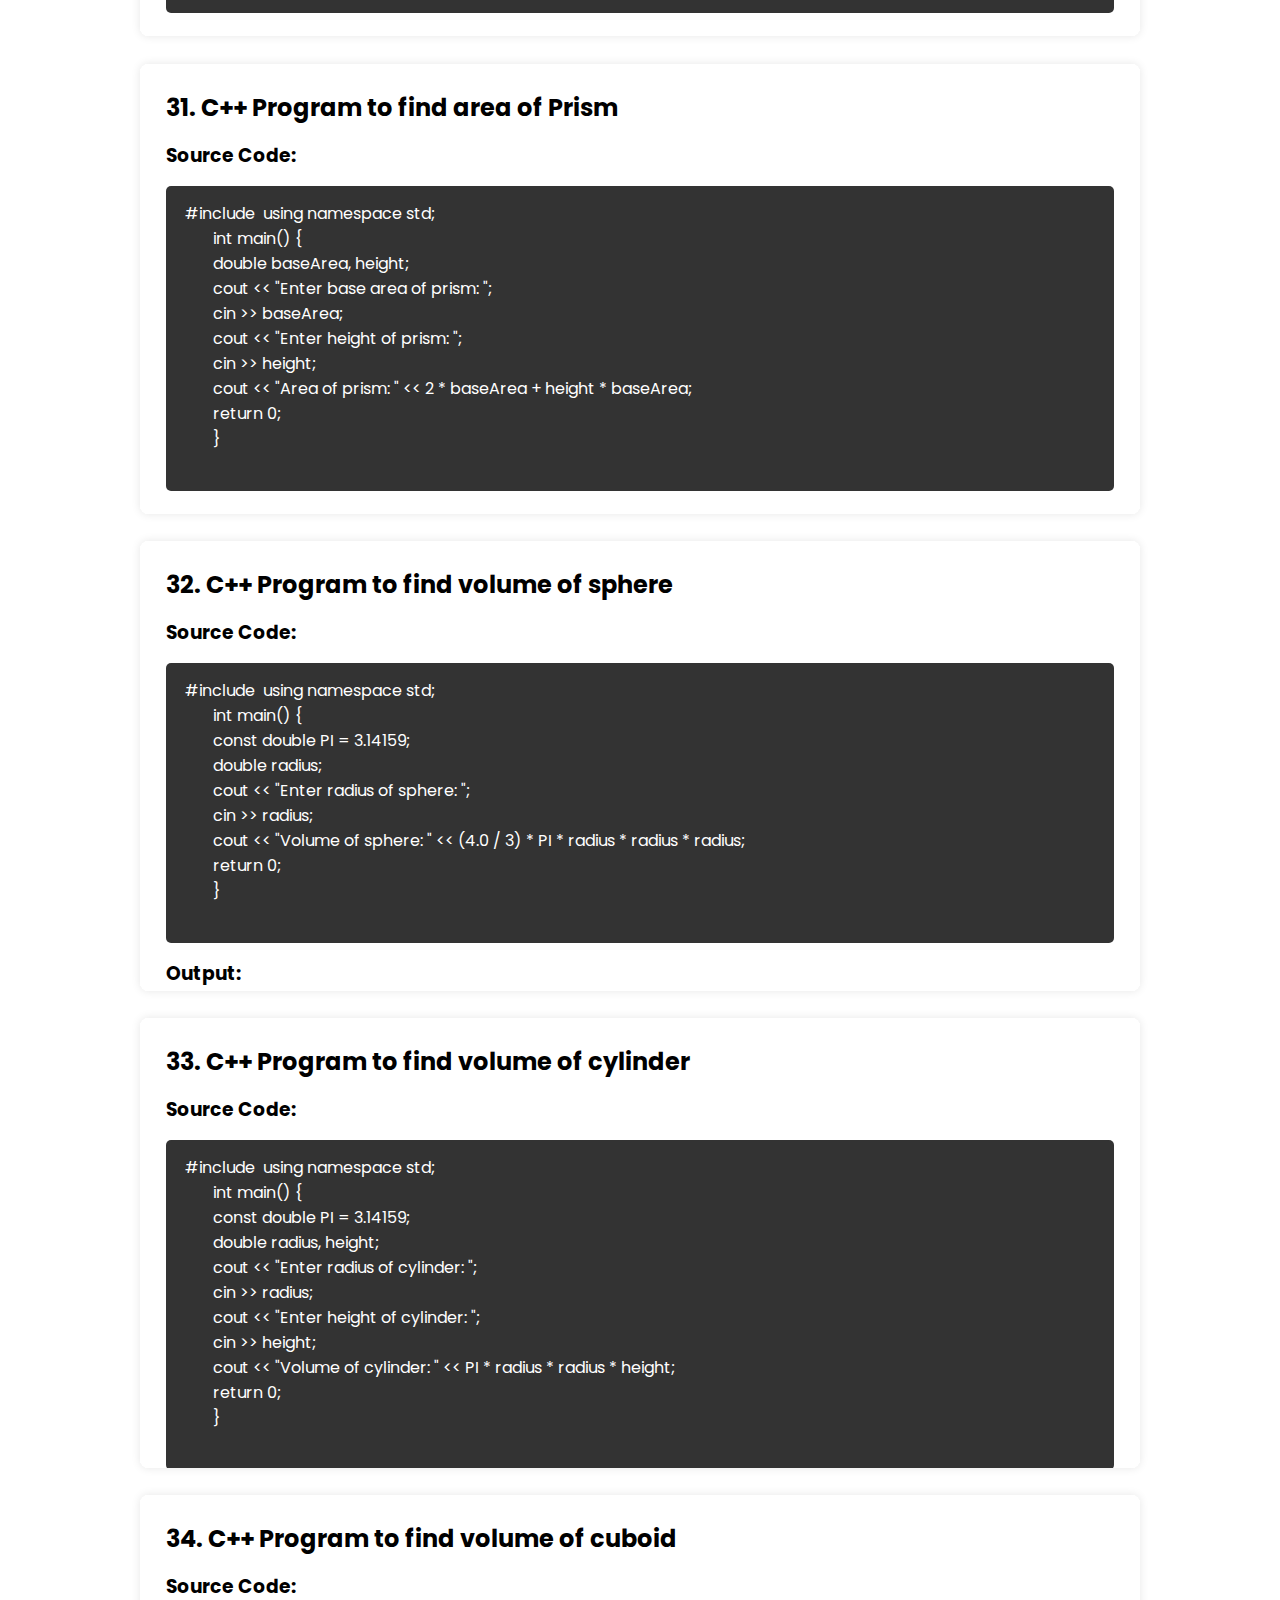
<file: basicprogrammes.html>
<!DOCTYPE html>
<html lang="en">
<head>
    <meta charset="UTF-8">
    <meta name="viewport" content="width=device-width, initial-scale=1.0">
    <title>Cpp Programmes</title>
    <link rel="stylesheet" href="programmes.css">
</head>
<body>
    <h1>Basic Programmes Constructs</h1>
    <div class="program"> <h2>1. Write a C++ program to print ‘Hello World!’ on screen</h2> <h3>Source Code:</h3> <pre><code> #include <iostream> using namespace std;
        int main() {
        cout << "Hello World!";
        return 0;
        }
        </code></pre>
        
        <h3>Output:</h3> <pre> Hello World! </pre> </div>
        <div class="program"> <h2>2. Write a C++ program to print the sum of two numbers</h2> <h3>Source Code:</h3> <pre><code> #include <iostream> using namespace std;
        int main() {
        int num1, num2;
        cout << "Enter first number: ";
        cin >> num1;
        cout << "Enter second number: ";
        cin >> num2;
        cout << "Sum: " << num1 + num2;
        return 0;
        }
        </code></pre>
        
        <h3>Output:</h3> <pre> Enter first number: 10 Enter second number: 20 Sum: 30 </pre> </div>
        <div class="program"> <h2>3. Write a C++ program that takes two numbers and display the product of two numbers</h2> <h3>Source Code:</h3> <pre><code> #include <iostream> using namespace std;
        int main() {
        int num1, num2;
        cout << "Enter first number: ";
        cin >> num1;
        cout << "Enter second number: ";
        cin >> num2;
        cout << "Product: " << num1 * num2;
        return 0;
        }
        </code></pre>
        
        <h3>Output:</h3> <pre> Enter first number: 5 Enter second number: 4 Product: 20 </pre> </div>
        <div class="program"> <h2>4. Write a C++ program to print the sum, multiply, subtract, divide and remainder of two numbers</h2> <h3>Source Code:</h3> <pre><code> #include <iostream> using namespace std;
        int main() {
        double num1, num2;
        cout << "Enter first number: ";
        cin >> num1;
        cout << "Enter second number: ";
        cin >> num2;
        cout << "Sum: " << num1 + num2 << endl;
        cout << "Multiply: " << num1 * num2 << endl;
        cout << "Subtract: " << num1 - num2 << endl;
        if (num2 != 0) {
        cout << "Divide: " << num1 / num2 << endl;
        cout << "Remainder: " << (int)num1 % (int)num2 << endl;
        } else {
        cout << "Division and remainder not possible by zero" << endl;
        }
        return 0;
        }
        </code></pre>
        
        <h3>Output:</h3> <pre> Enter first number: 10 Enter second number: 3 Sum: 13 Multiply: 30 Subtract: 7 Divide: 3.33333 Remainder: 1 </pre> </div>
        <div class="program"> <h2>5. Write a C++ program that takes five numbers as input to calculate and print the average of the numbers</h2> <h3>Source Code:</h3> <pre><code> #include <iostream> using namespace std;
        int main() {
        double num1, num2, num3, num4, num5;
        cout << "Enter five numbers: ";
        cin >> num1 >> num2 >> num3 >> num4 >> num5;
        double average = (num1 + num2 + num3 + num4 + num5) / 5;
        cout << "Average: " << average;
        return 0;
        }
        </code></pre>
        
        <h3>Output:</h3> <pre> Enter five numbers: 10 20 30 40 50 Average: 30 </pre> </div>
        <div class="program"> <h2>6. Write a C++ program to swap two variables</h2> <h3>Source Code:</h3> <pre><code> #include <iostream> using namespace std;
        int main() {
        int a, b, temp;
        cout << "Enter first number: ";
        cin >> a;
        cout << "Enter second number: ";
        cin >> b;
        cout << "Before swapping: a = " << a << ", b = " << b << endl;
        temp = a;
        a = b;
        b = temp;
        cout << "After swapping: a = " << a << ", b = " << b;
        return 0;
        }
        </code></pre>
        
        <h3>Output:</h3> <pre> Enter first number: 5 Enter second number: 10 Before swapping: a = 5, b = 10 After swapping: a = 10, b = 5 </pre> </div>
        <div class="program"> <h2>7. Write a C++ program to convert a decimal number to binary numbers</h2> <h3>Source Code:</h3> <pre><code> #include <iostream> using namespace std;
        int main() {
        int decimal, binary[32], i = 0;
        cout << "Enter a decimal number: ";
        cin >> decimal;
        while (decimal > 0) {
        binary[i] = decimal % 2;
        decimal /= 2;
        i++;
        }
        cout << "Binary: ";
        for (int j = i - 1; j >= 0; j--) {
        cout << binary[j];
        }
        return 0;
        }
        </code></pre>
        
        <h3>Output:</h3> <pre> Enter a decimal number: 10 Binary: 1010 </pre> </div>
        <div class="program"> <h2>8. Write a C++ program to convert a binary number to decimal number</h2> <h3>Source Code:</h3> <pre><code> #include <iostream> #include <cmath> using namespace std;
        int main() {
        long long binary;
        int decimal = 0, i = 0;
        cout << "Enter a binary number: ";
        cin >> binary;
        while (binary > 0) {
        decimal += (binary % 10) * pow(2, i);
        binary /= 10;
        i++;
        }
        cout << "Decimal: " << decimal;
        return 0;
        }
        </code></pre>
        
        <h3>Output:</h3> <pre> Enter a binary number: 1010 Decimal: 10 </pre> </div>
        <div class="program"> <h2>9. Write a C++ program to check whether C++ is installed on your computer or not</h2> <h3>Source Code:</h3> <pre><code> #include <iostream> using namespace std;
        int main() {
        cout << "If this message is displayed, C++ is installed and working on your computer!";
        return 0;
        }
        </code></pre>
        
        <h3>Output:</h3> <pre> If this message is displayed, C++ is installed and working on your computer! </pre> </div>
        <div class="program"> <h2>10. Write a C++ program and compute the sum of the digits of an integer</h2> <h3>Source Code:</h3> <pre><code> #include <iostream> using namespace std;
        int main() {
        int num, sum = 0;
        cout << "Enter an integer: ";
        cin >> num;
        while (num > 0) {
        sum += num % 10;
        num /= 10;
        }
        cout << "Sum of digits: " << sum;
        return 0;
        }
        </code></pre>
        
        <h3>Output:</h3> <pre> Enter an integer: 123 Sum of digits: 6 </pre> </div>
        <div class="program"> <h2>11. Write a C++ program to compare two numbers</h2> <h3>Source Code:</h3> <pre><code> #include <iostream> using namespace std;
        int main() {
        int num1, num2;
        cout << "Enter first number: ";
        cin >> num1;
        cout << "Enter second number: ";
        cin >> num2;
        if (num1 > num2) {
        cout << num1 << " is greater than " << num2;
        } else if (num1 < num2) {
        cout << num1 << " is less than " << num2;
        } else {
        cout << "Both numbers are equal";
        }
        return 0;
        }
        </code></pre>
        
        <h3>Output:</h3> <pre> Enter first number: 10 Enter second number: 5 10 is greater than 5 </pre> </div>
        <div class="program"> <h2>12. Write a C++ program to count the letters, spaces, numbers and other characters of an input string</h2> <h3>Source Code:</h3> <pre><code> #include <iostream> using namespace std;
        int main() {
        string str;
        int letters = 0, spaces = 0, numbers = 0, others = 0;
        cout << "Enter a string: ";
        getline(cin, str);
        for (char c : str) {
        if (isalpha(c)) letters++;
        else if (isspace(c)) spaces++;
        else if (isdigit(c)) numbers++;
        else others++;
        }
        cout << "Letters: " << letters << endl;
        cout << "Spaces: " << spaces << endl;
        cout << "Numbers: " << numbers << endl;
        cout << "Other characters: " << others;
        return 0;
        }
        </code></pre>
        
        <h3>Output:</h3> <pre> Enter a string: Hello 123! Letters: 5 Spaces: 1 Numbers: 3 Other characters: 1 </pre> </div>
        <div class="program"> <h2>13. Write a C++ program to print the ascii value of a given character</h2> <h3>Source Code:</h3> <pre><code> #include <iostream> using namespace std;
        int main() {
        char c;
        cout << "Enter a character: ";
        cin >> c;
        cout << "ASCII value of " << c << " is: " << (int)c;
        return 0;
        }
        </code></pre>
        
        <h3>Output:</h3> <pre> Enter a character: A ASCII value of A is: 65 </pre> </div>
        <div class="program"> <h2>14. Write a C++ program that accepts an integer (n) and computes the value of n+nn+nnn</h2> <h3>Source Code:</h3> <pre><code> #include <iostream> using namespace std;
        int main() {
        int n;
        cout << "Enter an integer: ";
        cin >> n;
        int nn = n * 10 + n;
        int nnn = n * 100 + nn;
        int result = n + nn + nnn;
        cout << "Result (n + nn + nnn): " << result;
        return 0;
        }
        </code></pre>
        
        <h3>Output:</h3> <pre> Enter an integer: 5 Result (n + nn + nnn): 615 </pre> </div>
        <div class="program"> <h2>15. Write a C++ program to display the system time</h2> <h3>Source Code:</h3> <pre><code> #include <iostream> #include <ctime> using namespace std;
        int main() {
        time_t now = time(0);
        char* dt = ctime(&now);
        cout << "Current system time: " << dt;
        return 0;
        }
        </code></pre>
        
        <h3>Output:</h3> <pre> Current system time: Tue Mar 25 12:00:00 2025 </pre> </div>
        <div class="program"> <h2>16. Write a C++ program to print the odd numbers from 1 to 20</h2> <h3>Source Code:</h3> <pre><code> #include <iostream> using namespace std;
        int main() {
        cout << "Odd numbers from 1 to 20:" << endl;
        for (int i = 1; i <= 20; i += 2) {
        cout << i << endl;
        }
        return 0;
        }
        </code></pre>
        
        <h3>Output:</h3> <pre> Odd numbers from 1 to 20: 1 3 5 7 9 11 13 15 17 19 </pre> </div>
        <div class="program"> <h2>17. Write a C++ program to print the even numbers from 1 to 20</h2> <h3>Source Code:</h3> <pre><code> #include <iostream> using namespace std;
        int main() {
        cout << "Even numbers from 1 to 20:" << endl;
        for (int i = 2; i <= 20; i += 2) {
        cout << i << endl;
        }
        return 0;
        }
        </code></pre>
        
        <h3>Output:</h3> <pre> Even numbers from 1 to 20: 2 4 6 8 10 12 14 16 18 20 </pre> </div>
        <div class="program"> <h2>18. Write a C++ program to convert a string to an integer</h2> <h3>Source Code:</h3> <pre><code> #include <iostream> #include <string> using namespace std;
        int main() {
        string str;
        cout << "Enter a string number: ";
        cin >> str;
        int num = stoi(str);
        cout << "Converted integer: " << num;
        return 0;
        }
        </code></pre>
        
        <h3>Output:</h3> <pre> Enter a string number: 123 Converted integer: 123 </pre> </div>
        <div class="program"> <h2>19. Write a C++ program to convert seconds to hour, minute and seconds</h2> <h3>Source Code:</h3> <pre><code> #include <iostream> using namespace std;
        int main() {
        int seconds, hours, minutes;
        cout << "Enter total seconds: ";
        cin >> seconds;
        hours = seconds / 3600;
        minutes = (seconds % 3600) / 60;
        seconds = seconds % 60;
        cout << hours << " hours, " << minutes << " minutes, " << seconds << " seconds";
        return 0;
        }
        </code></pre>
        
        <h3>Output:</h3> <pre> Enter total seconds: 3665 1 hours, 1 minutes, 5 seconds </pre> </div>
        <div class="program"> <h2>20. Write a C++ program to compute the sum of the first 100 prime numbers</h2> <h3>Source Code:</h3> <pre><code> #include <iostream> using namespace std;
        bool isPrime(int n) {
        if (n <= 1) return false;
        for (int i = 2; i * i <= n; i++) {
        if (n % i == 0) return false;
        }
        return true;
        }
        
        int main() {
        int count = 0, num = 2, sum = 0;
        while (count < 100) {
        if (isPrime(num)) {
        sum += num;
        count++;
        }
        num++;
        }
        cout << "Sum of first 100 prime numbers: " << sum;
        return 0;
        }
        </code></pre>
        
        <h3>Output:</h3> <pre> Sum of first 100 prime numbers: 24133 </pre> </div>
        <div class="program"> <h2>21. Write a C++ program to compute the square root of a given integer</h2> <h3>Source Code:</h3> <pre><code> #include <iostream> #include <cmath> using namespace std;
        int main() {
        int num;
        cout << "Enter an integer: ";
        cin >> num;
        if (num >= 0) {
        cout << "Square root: " << sqrt(num);
        } else {
        cout << "Square root not defined for negative numbers";
        }
        return 0;
        }
        </code></pre>
        
        <h3>Output:</h3> <pre> Enter an integer: 16 Square root: 4 </pre> </div>
        <div class="program"> <h2>22. Write a C++ program to check if a positive number is a palindrome or not</h2> <h3>Source Code:</h3> <pre><code> #include <iostream> using namespace std;
        int main() {
        int num, original, reversed = 0;
        cout << "Enter a positive number: ";
        cin >> num;
        if (num < 0) {
        cout << "Please enter a positive number";
        } else {
        original = num;
        while (num > 0) {
        reversed = reversed * 10 + num % 10;
        num /= 10;
        }
        if (original == reversed) {
        cout << original << " is a palindrome";
        } else {
        cout << original << " is not a palindrome";
        }
        }
        return 0;
        }
        </code></pre>
        
        <h3>Output:</h3> <pre> Enter a positive number: 121 121 is a palindrome </pre> </div>
        <div class="program"> <h2>23. Write a C++ program to add two numbers without using any arithmetic operators</h2> <h3>Source Code:</h3> <pre><code> #include <iostream> using namespace std;
        int main() {
        int a, b;
        cout << "Enter first number: ";
        cin >> a;
        cout << "Enter second number: ";
        cin >> b;
        while (b != 0) {
        int carry = a & b;
        a = a ^ b;
        b = carry << 1;
        }
        cout << "Sum: " << a;
        return 0;
        }
        </code></pre>
        
        <h3>Output:</h3> <pre> Enter first number: 5 Enter second number: 3 Sum: 8 </pre> </div>
        <div class="program"> <h2>24. Write a C++ program to add all the digits of a given positive integer</h2> <h3>Source Code:</h3> <pre><code> #include <iostream> using namespace std;
        int main() {
        int num, sum = 0;
        cout << "Enter a positive integer: ";
        cin >> num;
        if (num < 0) {
        cout << "Please enter a positive integer";
        } else {
        while (num > 0) {
        sum += num % 10;
        num /= 10;
        }
        cout << "Sum of digits: " << sum;
        }
        return 0;
        }
        </code></pre>
        
        <h3>Output:</h3> <pre> Enter a positive integer: 123 Sum of digits: 6 </pre> </div>
        <div class="program"> <h2>25. C++ program to find area of circle</h2> <h3>Source Code:</h3> <pre><code> #include <iostream> using namespace std;
        int main() {
        const double PI = 3.14159;
        double radius;
        cout << "Enter radius of circle: ";
        cin >> radius;
        cout << "Area of circle: " << PI * radius * radius;
        return 0;
        }
        </code></pre>
        
        <h3>Output:</h3> <pre> Enter radius of circle: 5 Area of circle: 78.5397 </pre> </div>
        <div class="program"> <h2>26. C++ Program to find area of rectangle</h2> <h3>Source Code:</h3> <pre><code> #include <iostream> using namespace std;
        int main() {
        double length, width;
        cout << "Enter length of rectangle: ";
        cin >> length;
        cout << "Enter width of rectangle: ";
        cin >> width;
        cout << "Area of rectangle: " << length * width;
        return 0;
        }
        </code></pre>
        
        <h3>Output:</h3> <pre> Enter length of rectangle: 5 Enter width of rectangle: 3 Area of rectangle: 15 </pre> </div>
        <div class="program"> <h2>27. C++ Program to find area of triangle</h2> <h3>Source Code:</h3> <pre><code> #include <iostream> using namespace std;
        int main() {
        double base, height;
        cout << "Enter base of triangle: ";
        cin >> base;
        cout << "Enter height of triangle: ";
        cin >> height;
        cout << "Area of triangle: " << 0.5 * base * height;
        return 0;
        }
        </code></pre>
        
        <h3>Output:</h3> <pre> Enter base of triangle: 4 Enter height of triangle: 3 Area of triangle: 6 </pre> </div>
        <div class="program"> <h2>28. C++ Program to find area of equilateral triangle</h2> <h3>Source Code:</h3> <pre><code> #include <iostream> #include <cmath> using namespace std;
        int main() {
        double side;
        cout << "Enter side of equilateral triangle: ";
        cin >> side;
        cout << "Area of equilateral triangle: " << (sqrt(3) / 4) * side * side;
        return 0;
        }
        </code></pre>
        
        <h3>Output:</h3> <pre> Enter side of equilateral triangle: 4 Area of equilateral triangle: 6.9282 </pre> </div>
        <div class="program"> <h2>29. C++ Program to find area of rhombus</h2> <h3>Source Code:</h3> <pre><code> #include <iostream> using namespace std;
        int main() {
        double d1, d2;
        cout << "Enter first diagonal of rhombus: ";
        cin >> d1;
        cout << "Enter second diagonal of rhombus: ";
        cin >> d2;
        cout << "Area of rhombus: " << (d1 * d2) / 2;
        return 0;
        }
        </code></pre>
        
        <h3>Output:</h3> <pre> Enter first diagonal of rhombus: 6 Enter second diagonal of rhombus: 8 Area of rhombus: 24 </pre> </div>
        <div class="program"> <h2>30. C++ Program to find area of parallelogram</h2> <h3>Source Code:</h3> <pre><code> #include <iostream> using namespace std;
        int main() {
        double base, height;
        cout << "Enter base of parallelogram: ";
        cin >> base;
        cout << "Enter height of parallelogram: ";
        cin >> height;
        cout << "Area of parallelogram: " << base * height;
        return 0;
        }
        </code></pre>
        
        <h3>Output:</h3> <pre> Enter base of parallelogram: 5 Enter height of parallelogram: 4 Area of parallelogram: 20 </pre> </div>
        <div class="program"> <h2>31. C++ Program to find area of Prism</h2> <h3>Source Code:</h3> <pre><code> #include <iostream> using namespace std;
        int main() {
        double baseArea, height;
        cout << "Enter base area of prism: ";
        cin >> baseArea;
        cout << "Enter height of prism: ";
        cin >> height;
        cout << "Area of prism: " << 2 * baseArea + height * baseArea;
        return 0;
        }
        </code></pre>
        
        <h3>Output:</h3> <pre> Enter base area of prism: 10 Enter height of prism: 5 Area of prism: 70 </pre> </div>
        <div class="program"> <h2>32. C++ Program to find volume of sphere</h2> <h3>Source Code:</h3> <pre><code> #include <iostream> using namespace std;
        int main() {
        const double PI = 3.14159;
        double radius;
        cout << "Enter radius of sphere: ";
        cin >> radius;
        cout << "Volume of sphere: " << (4.0 / 3) * PI * radius * radius * radius;
        return 0;
        }
        </code></pre>
        
        <h3>Output:</h3> <pre> Enter radius of sphere: 3 Volume of sphere: 113.097 </pre> </div>
        <div class="program"> <h2>33. C++ Program to find volume of cylinder</h2> <h3>Source Code:</h3> <pre><code> #include <iostream> using namespace std;
        int main() {
        const double PI = 3.14159;
        double radius, height;
        cout << "Enter radius of cylinder: ";
        cin >> radius;
        cout << "Enter height of cylinder: ";
        cin >> height;
        cout << "Volume of cylinder: " << PI * radius * radius * height;
        return 0;
        }
        </code></pre>
        
        <h3>Output:</h3> <pre> Enter radius of cylinder: 2 Enter height of cylinder: 5 Volume of cylinder: 62.8318 </pre> </div>
        <div class="program"> <h2>34. C++ Program to find volume of cuboid</h2> <h3>Source Code:</h3> <pre><code> #include <iostream> using namespace std;
        int main() {
        double length, width, height;
        cout << "Enter length of cuboid: ";
        cin >> length;
        cout << "Enter width of cuboid: ";
        cin >> width;
        cout << "Enter height of cuboid: ";
        cin >> height;
        cout << "Volume of cuboid: " << length * width * height;
        return 0;
        }
        </code></pre>
        
        <h3>Output:</h3> <pre> Enter length of cuboid: 3 Enter width of cuboid: 4 Enter height of cuboid: 5 Volume of cuboid: 60 </pre> </div>
        <div class="program"> <h2>35. C++ Program to find volume of cone</h2> <h3>Source Code:</h3> <pre><code> #include <iostream> using namespace std;
        int main() {
        const double PI = 3.14159;
        double radius, height;
        cout << "Enter radius of cone: ";
        cin >> radius;
        cout << "Enter height of cone: ";
        cin >> height;
        cout << "Volume of cone: " << (1.0 / 3) * PI * radius * radius * height;
        return 0;
        }
        </code></pre>
        
        <h3>Output:</h3> <pre> Enter radius of cone: 3 Enter height of cone: 4 Volume of cone: 37.6991 </pre> </div>
        <div class="program"> <h2>36. C++ program to find surface area of cuboid</h2> <h3>Source Code:</h3> <pre><code> #include <iostream> using namespace std;
        int main() {
        double length, width, height;
        cout << "Enter length of cuboid: ";
        cin >> length;
        cout << "Enter width of cuboid: ";
        cin >> width;
        cout << "Enter height of cuboid: ";
        cin >> height;
        cout << "Surface area of cuboid: " << 2 * (length * width + width * height + height * length);
        return 0;
        }
        </code></pre>
        
        <h3>Output:</h3> <pre> Enter length of cuboid: 3 Enter width of cuboid: 4 Enter height of cuboid: 5 Surface area of cuboid: 94 </pre> </div>
        <div class="program"> <h2>37. C++ program to find surface area of cylinder</h2> <h3>Source Code:</h3> <pre><code> #include <iostream> using namespace std;
        int main() {
        const double PI = 3.14159;
        double radius, height;
        cout << "Enter radius of cylinder: ";
        cin >> radius;
        cout << "Enter height of cylinder: ";
        cin >> height;
        cout << "Surface area of cylinder: " << 2 * PI * radius * (radius + height);
        return 0;
        }
        </code></pre>
        
        <h3>Output:</h3> <pre> Enter radius of cylinder: 2 Enter height of cylinder: 5 Surface area of cylinder: 43.9823 </pre> </div>
        <div class="program"> <h2>38. C++ program to find surface area of cube</h2> <h3>Source Code:</h3> <pre><code> #include <iostream> using namespace std;
        int main() {
        double side;
        cout << "Enter side of cube: ";
        cin >> side;
        cout << "Surface area of cube: " << 6 * side * side;
        return 0;
        }
        </code></pre>
        
        <h3>Output:</h3> <pre> Enter side of cube: 4 Surface area of cube: 96 </pre> </div>
        <div class="program"> <h2>39. C++ program to calculate average marks</h2> <h3>Source Code:</h3> <pre><code> #include <iostream> using namespace std;
        int main() {
        int n;
        double marks, sum = 0;
        cout << "Enter number of subjects: ";
        cin >> n;
        for (int i = 0; i < n; i++) {
        cout << "Enter marks for subject " << i + 1 << ": ";
        cin >> marks;
        sum += marks;
        }
        cout << "Average marks: " << sum / n;
        return 0;
        }
        </code></pre>
        
        <h3>Output:</h3> <pre> Enter number of subjects: 3 Enter marks for subject 1: 85 Enter marks for subject 2: 90 Enter marks for subject 3: 95 Average marks: 90 </pre> </div>
        <div class="program"> <h2>40. C++ program to check vowel or consonant</h2> <h3>Source Code:</h3> <pre><code> #include <iostream> using namespace std;
        int main() {
        char c;
        cout << "Enter a character: ";
        cin >> c;
        c = tolower(c);
        if (c == 'a' || c == 'e' || c == 'i' || c == 'o' || c == 'u') {
        cout << c << " is a vowel";
        } else if (isalpha(c)) {
        cout << c << " is a consonant";
        } else {
        cout << c << " is not a letter";
        }
        return 0;
        }
        </code></pre>
        
        <h3>Output:</h3> <pre> Enter a character: e e is a vowel </pre> </div>
        <div class="program"> <h2>41. C++ program to sum of N numbers</h2> <h3>Source Code:</h3> <pre><code> #include <iostream> using namespace std;
        int main() {
        int n, num, sum = 0;
        cout << "Enter number of elements: ";
        cin >> n;
        for (int i = 0; i < n; i++) {
        cout << "Enter number " << i + 1 << ": ";
        cin >> num;
        sum += num;
        }
        cout << "Sum: " << sum;
        return 0;
        }
        </code></pre>
        
        <h3>Output:</h3> <pre> Enter number of elements: 3 Enter number 1: 10 Enter number 2: 20 Enter number 3: 30 Sum: 60 </pre> </div>
        <div class="program"> <h2>42. C++ program to find factorial of any number</h2> <h3>Source Code:</h3> <pre><code> #include <iostream> using namespace std;
        int main() {
        int n;
        unsigned long long fact = 1;
        cout << "Enter a number: ";
        cin >> n;
        if (n < 0) {
        cout << "Factorial not defined for negative numbers";
        } else {
        for (int i = 1; i <= n; i++) {
        fact *= i;
        }
        cout << "Factorial: " << fact;
        }
        return 0;
        }
        </code></pre>
        
        <h3>Output:</h3> <pre> Enter a number: 5 Factorial: 120 </pre> </div>
        <div class="program"> <h2>43. C++ Program to calculate electricity bill</h2> <h3>Source Code:</h3> <pre><code> #include <iostream> using namespace std;
        int main() {
        int units;
        double bill;
        cout << "Enter units consumed: ";
        cin >> units;
        if (units <= 100) bill = units * 1.5;
        else if (units <= 200) bill = 100 * 1.5 + (units - 100) * 2.0;
        else bill = 100 * 1.5 + 100 * 2.0 + (units - 200) * 3.0;
        cout << "Electricity bill: " << bill;
        return 0;
        }
        </code></pre>
        
        <h3>Output:</h3> <pre> Enter units consumed: 250 Electricity bill: 500 </pre> </div>
        <div class="program"> <h2>44. C++ Program To Calculate CGPA Percentage</h2> <h3>Source Code:</h3> <pre><code> #include <iostream> using namespace std;
        int main() {
        float cgpa;
        cout << "Enter CGPA (out of 10): ";
        cin >> cgpa;
        if (cgpa >= 0 && cgpa <= 10) {
        cout << "Percentage: " << cgpa * 9.5 << "%";
        } else {
        cout << "Invalid CGPA";
        }
        return 0;
        }
        </code></pre>
        
        <h3>Output:</h3> <pre> Enter CGPA (out of 10): 8.5 Percentage: 80.75% </pre> </div>
        <div class="program"> <h2>45. C++ Program to calculate compound interest</h2> <h3>Source Code:</h3> <pre><code> #include <iostream> #include <cmath> using namespace std;
        int main() {
        double principal, rate, time, amount;
        cout << "Enter principal amount: ";
        cin >> principal;
        cout << "Enter annual interest rate (%): ";
        cin >> rate;
        cout << "Enter time (years): ";
        cin >> time;
        amount = principal * pow(1 + rate / 100, time);
        cout << "Compound Interest: " << amount - principal;
        return 0;
        }
        </code></pre>
        
        <h3>Output:</h3> <pre> Enter principal amount: 1000 Enter annual interest rate (%): 5 Enter time (years): 2 Compound Interest: 102.5 </pre> </div>
        <div class="program"> <h2>46. C++ Program To Calculate Batting Average</h2> <h3>Source Code:</h3> <pre><code> #include <iostream> using namespace std;
        int main() {
        int runs, outs;
        cout << "Enter total runs scored: ";
        cin >> runs;
        cout << "Enter total times out: ";
        cin >> outs;
        if (outs == 0) {
        cout << "Batting average cannot be calculated";
        } else {
        cout << "Batting average: " << (float)runs / outs;
        }
        return 0;
        }
        </code></pre>
        
        <h3>Output:</h3> <pre> Enter total runs scored: 500 Enter total times out: 10 Batting average: 50 </pre> </div>
        <div class="program"> <h2>47. C++ Program to Calculate Commission Percentage</h2> <h3>Source Code:</h3> <pre><code> #include <iostream> using namespace std;
        int main() {
        double sales, commission, rate;
        cout << "Enter total sales amount: ";
        cin >> sales;
        cout << "Enter commission amount: ";
        cin >> commission;
        rate = (commission / sales) * 100;
        cout << "Commission percentage: " << rate << "%";
        return 0;
        }
        </code></pre>
        
        <h3>Output:</h3> <pre> Enter total sales amount: 1000 Enter commission amount: 50 Commission percentage: 5% </pre> </div>
        <div class="program"> <h2>48. C++ Program To Find Distance Between Two Points</h2> <h3>Source Code:</h3> <pre><code> #include <iostream> #include <cmath> using namespace std;
        int main() {
        double x1, y1, x2, y2;
        cout << "Enter x1: ";
        cin >> x1;
        cout << "Enter y1: ";
        cin >> y1;
        cout << "Enter x2: ";
        cin >> x2;
        cout << "Enter y2: ";
        cin >> y2;
        double distance = sqrt(pow(x2 - x1, 2) + pow(y2 - y1, 2));
        cout << "Distance: " << distance;
        return 0;
        }
        </code></pre>
        
        <h3>Output:</h3> <pre> Enter x1: 0 Enter y1: 0 Enter x2: 3 Enter y2: 4 Distance: 5 </pre> </div>
        <div class="program"> <h2>49. C++ Program To Calculate Power Of Number</h2> <h3>Source Code:</h3> <pre><code> #include <iostream> using namespace std;
        int main() {
        int base, exp, result = 1;
        cout << "Enter base: ";
        cin >> base;
        cout << "Enter exponent: ";
        cin >> exp;
        for (int i = 0; i < exp; i++) {
        result *= base;
        }
        cout << "Result: " << result;
        return 0;
        }
        </code></pre>
        
        <h3>Output:</h3> <pre> Enter base: 2 Enter exponent: 3 Result: 8 </pre> </div>
        <div class="program"> <h2>50. Write a C++ program to take three numbers from the user and print the greatest number</h2> <h3>Source Code:</h3> <pre><code> #include <iostream> using namespace std;
        int main() {
        int num1, num2, num3;
        cout << "Enter three numbers: ";
        cin >> num1 >> num2 >> num3;
        if (num1 >= num2 && num1 >= num3) {
        cout << "Greatest number: " << num1;
        } else if (num2 >= num1 && num2 >= num3) {
        cout << "Greatest number: " << num2;
        } else {
        cout << "Greatest number: " << num3;
        }
        return 0;
        }
        </code></pre>
        
        <h3>Output:</h3> <pre> Enter three numbers: 10 25 15 Greatest number: 25 </pre> </div>
        <div class="program"> <h2>51. Write a C++ program to find the number of days in a month</h2> <h3>Source Code:</h3> <pre><code> #include <iostream> using namespace std;
        int main() {
        int month, year;
        cout << "Enter month (1-12): ";
        cin >> month;
        cout << "Enter year: ";
        cin >> year;
        if (month == 2) {
        if ((year % 4 == 0 && year % 100 != 0) || (year % 400 == 0)) {
        cout << "Days: 29";
        } else {
        cout << "Days: 28";
        }
        } else if (month == 4 || month == 6 || month == 9 || month == 11) {
        cout << "Days: 30";
        } else if (month >= 1 && month <= 12) {
        cout << "Days: 31";
        } else {
        cout << "Invalid month";
        }
        return 0;
        }
        </code></pre>
        
        <h3>Output:</h3> <pre> Enter month (1-12): 2 Enter year: 2020 Days: 29 </pre> </div>
        <div class="program"> <h2>52. Write a C++ program to test a number is positive or negative</h2> <h3>Source Code:</h3> <pre><code> #include <iostream> using namespace std;
        int main() {
        int num;
        cout << "Enter a number: ";
        cin >> num;
        if (num > 0) {
        cout << num << " is positive";
        } else if (num < 0) {
        cout << num << " is negative";
        } else {
        cout << num << " is zero";
        }
        return 0;
        }
        </code></pre>
        
        <h3>Output:</h3> <pre> Enter a number: -5 -5 is negative </pre> </div>
        <div class="program"> <h2>53. Write a C++ Program to accept number of week’s day (1-7) and print name of the day</h2> <h3>Source Code:</h3> <pre><code> #include <iostream> using namespace std;
        int main() {
        int day;
        cout << "Enter day number (1-7): ";
        cin >> day;
        switch (day) {
        case 1: cout << "Monday"; break;
        case 2: cout << "Tuesday"; break;
        case 3: cout << "Wednesday"; break;
        case 4: cout << "Thursday"; break;
        case 5: cout << "Friday"; break;
        case 6: cout << "Saturday"; break;
        case 7: cout << "Sunday"; break;
        default: cout << "Invalid day number";
        }
        return 0;
        }
        </code></pre>
        
        <h3>Output:</h3> <pre> Enter day number (1-7): 3 Wednesday </pre> </div>
        <div class="program"> <h2>54. Write a C++ program that takes a year from user and print whether that year is a leap year or not</h2> <h3>Source Code:</h3> <pre><code> #include <iostream> using namespace std;
        int main() {
        int year;
        cout << "Enter a year: ";
        cin >> year;
        if ((year % 4 == 0 && year % 100 != 0) || (year % 400 == 0)) {
        cout << year << " is a leap year";
        } else {
        cout << year << " is not a leap year";
        }
        return 0;
        }
        </code></pre>
        
        <h3>Output:</h3> <pre> Enter a year: 2020 2020 is a leap year </pre> </div>
            
            <div class="program">
                <h2>55. Write a C++ program to input 5 numbers from keyboard and find their sum and average</h2>
                <h3>Source Code:</h3>
                <pre><code>
            #include <iostream>
            using namespace std;
            
            int main() {
                double num, sum = 0;
                cout << "Enter 5 numbers:" << endl;
                for (int i = 0; i < 5; i++) {
                    cout << "Number " << i + 1 << ": ";
                    cin >> num;
                    sum += num;
                }
                cout << "Sum: " << sum << endl;
                cout << "Average: " << sum / 5;
                return 0;
            }
                </code></pre>
                <h3>Output:</h3>
                <pre>
            Enter 5 numbers:
            Number 1: 10
            Number 2: 20
            Number 3: 30
            Number 4: 40
            Number 5: 50
            Sum: 150
            Average: 30
                </pre>
            </div>
            
            
            
            <div class="program">
                <h2>56. Write a program in C++ to display the first 5 natural numbers</h2>
                <h3>Source Code:</h3>
                <pre><code>
            #include <iostream>
            using namespace std;
            
            int main() {
                cout << "First 5 natural numbers:" << endl;
                for (int i = 1; i <= 5; i++) {
                    cout << i << endl;
                }
                return 0;
            }
                </code></pre>
                <h3>Output:</h3>
                <pre>
            First 5 natural numbers:
            1
            2
            3
            4
            5
                </pre>
            </div>
            
            
            
            <div class="program">
                <h2>57. Write a C++ program to check vowel or consonant</h2>
                <h3>Source Code:</h3>
                <pre><code>
            #include <iostream>
            using namespace std;
            
            int main() {
                char c;
                cout << "Enter a character: ";
                cin >> c;
                c = tolower(c);
                if (c == 'a' || c == 'e' || c == 'i' || c == 'o' || c == 'u') {
                    cout << c << " is a vowel";
                } else if (isalpha(c)) {
                    cout << c << " is a consonant";
                } else {
                    cout << c << " is not a letter";
                }
                return 0;
            }
                </code></pre>
                <h3>Output:</h3>
                <pre>
            Enter a character: b
            b is a consonant
                </pre>
            </div>
            
            
            
            <div class="program">
                <h2>58. Write a C++ program to display the cube of the number up to a given integer</h2>
                <h3>Source Code:</h3>
                <pre><code>
            #include <iostream>
            using namespace std;
            
            int main() {
                int n;
                cout << "Enter an integer: ";
                cin >> n;
                for (int i = 1; i <= n; i++) {
                    cout << "Cube of " << i << " is: " << i * i * i << endl;
                }
                return 0;
            }
                </code></pre>
                <h3>Output:</h3>
                <pre>
            Enter an integer: 3
            Cube of 1 is: 1
            Cube of 2 is: 8
            Cube of 3 is: 27
                </pre>
            </div>
            
            
            
            <div class="program">
                <h2>59. Write a C++ program to display the n terms of odd natural numbers and their sum</h2>
                <h3>Source Code:</h3>
                <pre><code>
            #include <iostream>
            using namespace std;
            
            int main() {
                int n, sum = 0;
                cout << "Enter number of terms: ";
                cin >> n;
                cout << "Odd natural numbers:" << endl;
                for (int i = 1, count = 0; count < n; i += 2, count++) {
                    cout << i << endl;
                    sum += i;
                }
                cout << "Sum: " << sum;
                return 0;
            }
                </code></pre>
                <h3>Output:</h3>
                <pre>
            Enter number of terms: 4
            Odd natural numbers:
            1
            3
            5
            7
            Sum: 16
                </pre>
            </div>
            
            
            
            <div class="program">
                <h2>60. Write a C++ program to display the multiplication table of a given integer</h2>
                <h3>Source Code:</h3>
                <pre><code>
            #include <iostream>
            using namespace std;
            
            int main() {
                int num;
                cout << "Enter a number: ";
                cin >> num;
                cout << "Multiplication table of " << num << ":" << endl;
                for (int i = 1; i <= 10; i++) {
                    cout << num << " x " << i << " = " << num * i << endl;
                }
                return 0;
            }
                </code></pre>
                <h3>Output:</h3>
                <pre>
            Enter a number: 5
            Multiplication table of 5:
            5 x 1 = 5
            5 x 2 = 10
            5 x 3 = 15
            5 x 4 = 20
            5 x 5 = 25
            5 x 6 = 30
            5 x 7 = 35
            5 x 8 = 40
            5 x 9 = 45
            5 x 10 = 50
                </pre>
            </div>
            
            
            
            <div class="program">
                <h2>61. Write a C++ program that reads an integer and checks whether it is negative, zero, or positive</h2>
                <h3>Source Code:</h3>
                <pre><code>
            #include <iostream>
            using namespace std;
            
            int main() {
                int num;
                cout << "Enter an integer: ";
                cin >> num;
                if (num > 0) {
                    cout << num << " is positive";
                } else if (num < 0) {
                    cout << num << " is negative";
                } else {
                    cout << num << " is zero";
                }
                return 0;
            }
                </code></pre>
                <h3>Output:</h3>
                <pre>
            Enter an integer: -7
            -7 is negative
                </pre>
            </div>
            
            
            
            <div class="program">
                <h2>62. Write a C++ program that reads a positive integer and counts the number of digits</h2>
                <h3>Source Code:</h3>
                <pre><code>
            #include <iostream>
            using namespace std;
            
            int main() {
                int num, count = 0;
                cout << "Enter a positive integer: ";
                cin >> num;
                if (num < 0) {
                    cout << "Please enter a positive integer";
                } else {
                    do {
                        count++;
                        num /= 10;
                    } while (num > 0);
                    cout << "Number of digits: " << count;
                }
                return 0;
            }
                </code></pre>
                <h3>Output:</h3>
                <pre>
            Enter a positive integer: 12345
            Number of digits: 5
                </pre>
            </div>
            
            
            
            <div class="program">
                <h2>63. Write a C++ program that accepts three numbers and checks if all numbers are equal or not</h2>
                <h3>Source Code:</h3>
                <pre><code>
            #include <iostream>
            using namespace std;
            
            int main() {
                int num1, num2, num3;
                cout << "Enter three numbers: ";
                cin >> num1 >> num2 >> num3;
                if (num1 == num2 && num2 == num3) {
                    cout << "All numbers are equal";
                } else {
                    cout << "Numbers are not equal";
                }
                return 0;
            }
                </code></pre>
                <h3>Output:</h3>
                <pre>
            Enter three numbers: 5 5 5
            All numbers are equal
                </pre>
            </div>
            
            
            
            <div class="program">
                <h2>64. Write a C++ program that accepts three numbers from the user and checks if numbers are in "increasing” or “decreasing” order</h2>
                <h3>Source Code:</h3>
                <pre><code>
            #include <iostream>
            using namespace std;
            
            int main() {
                int num1, num2, num3;
                cout << "Enter three numbers: ";
                cin >> num1 >> num2 >> num3;
                if (num1 < num2 && num2 < num3) {
                    cout << "Numbers are in increasing order";
                } else if (num1 > num2 && num2 > num3) {
                    cout << "Numbers are in decreasing order";
                } else {
                    cout << "Numbers are neither in increasing nor decreasing order";
                }
                return 0;
            }
                </code></pre>
                <h3>Output:</h3>
                <pre>
            Enter three numbers: 10 20 30
            Numbers are in increasing order
                </pre>
            </div>
            
            
            
            <div class="program">
                <h2>65. Write a C++ program that determines a student’s grade (81-100: A, 61-80: B, 41-60: C, 0-40: D)</h2>
                <h3>Source Code:</h3>
                <pre><code>
            #include <iostream>
            using namespace std;
            
            int main() {
                int marks;
                cout << "Enter marks (0-100): ";
                cin >> marks;
                if (marks >= 81 && marks <= 100) {
                    cout << "Grade: A";
                } else if (marks >= 61 && marks <= 80) {
                    cout << "Grade: B";
                } else if (marks >= 41 && marks <= 60) {
                    cout << "Grade: C";
                } else if (marks >= 0 && marks <= 40) {
                    cout << "Grade: D";
                } else {
                    cout << "Invalid marks";
                }
                return 0;
            }
                </code></pre>
                <h3>Output:</h3>
                <pre>
            Enter marks (0-100): 75
            Grade: B
                </pre>
            </div>
            
            
            
            <div class="program">
                <h2>66. Write a C++ program to create a simple calculator (1. ADDITION, 2. SUBTRACTION, 3. MULTIPLICATION, 4. DIVISION, 5. EXPONENTIAL, 6. PERCENTAGE, 7. EXIT)</h2>
                <h3>Source Code:</h3>
                <pre><code>
            #include <iostream>
            #include <cmath>
            using namespace std;
            
            int main() {
                int choice;
                double num1, num2, result;
                do {
                    cout << "\n1. Addition\n2. Subtraction\n3. Multiplication\n4. Division\n5. Exponential\n6. Percentage\n7. Exit\nEnter choice: ";
                    cin >> choice;
                    if (choice >= 1 && choice <= 6) {
                        cout << "Enter two numbers: ";
                        cin >> num1 >> num2;
                    }
                    switch (choice) {
                        case 1: result = num1 + num2; cout << "Result: " << result; break;
                        case 2: result = num1 - num2; cout << "Result: " << result; break;
                        case 3: result = num1 * num2; cout << "Result: " << result; break;
                        case 4: 
                            if (num2 != 0) {
                                result = num1 / num2; cout << "Result: " << result;
                            } else {
                                cout << "Division by zero not allowed";
                            }
                            break;
                        case 5: result = pow(num1, num2); cout << "Result: " << result; break;
                        case 6: result = (num1 / num2) * 100; cout << "Result: " << result << "%"; break;
                        case 7: cout << "Exiting..."; break;
                        default: cout << "Invalid choice";
                    }
                } while (choice != 7);
                return 0;
            }
                </code></pre>
                <h3>Output:</h3>
                <pre>
            1. Addition
            2. Subtraction
            3. Multiplication
            4. Division
            5. Exponential
            6. Percentage
            7. Exit
            Enter choice: 1
            Enter two numbers: 5 3
            Result: 8
            1. Addition
            2. Subtraction
            3. Multiplication
            4. Division
            5. Exponential
            6. Percentage
            7. Exit
            Enter choice: 7
            Exiting...
                </pre>
            </div>
            
            
            
            <div class="program">
                <h2>67. Write a C++ program to concatenate two strings</h2>
                <h3>Source Code:</h3>
                <pre><code>
            #include <iostream>
            #include <string>
            using namespace std;
            
            int main() {
                string str1, str2;
                cout << "Enter first string: ";
                getline(cin, str1);
                cout << "Enter second string: ";
                getline(cin, str2);
                cout << "Concatenated string: " << str1 + str2;
                return 0;
            }
                </code></pre>
                <h3>Output:</h3>
                <pre>
            Enter first string: Hello
            Enter second string: World
            Concatenated string: HelloWorld
                </pre>
            </div>
            
            
            
            <div class="program">
                <h2>68. Write a C++ program to convert all characters in a string to lowercase</h2>
                <h3>Source Code:</h3>
                <pre><code>
            #include <iostream>
            #include <string>
            using namespace std;
            
            int main() {
                string str;
                cout << "Enter a string: ";
                getline(cin, str);
                for (char &c : str) {
                    c = tolower(c);
                }
                cout << "Lowercase string: " << str;
                return 0;
            }
                </code></pre>
                <h3>Output:</h3>
                <pre>
            Enter a string: HELLO
            Lowercase string: hello
                </pre>
            </div>
            
            
            
            <div class="program">
                <h2>69. Write a C++ program to convert all characters in a string to uppercase</h2>
                <h3>Source Code:</h3>
                <pre><code>
            #include <iostream>
            #include <string>
            using namespace std;
            
            int main() {
                string str;
                cout << "Enter a string: ";
                getline(cin, str);
                for (char &c : str) {
                    c = toupper(c);
                }
                cout << "Uppercase string: " << str;
                return 0;
            }
                </code></pre>
                <h3>Output:</h3>
                <pre>
            Enter a string: hello
            Uppercase string: HELLO
                </pre>
            </div>
            
            
            
            <div class="program">
                <h2>70. Write a C++ program to trim a string (remove whitespaces)</h2>
                <h3>Source Code:</h3>
                <pre><code>
            #include <iostream>
            #include <string>
            using namespace std;
            
            int main() {
                string str;
                cout << "Enter a string: ";
                getline(cin, str);
                size_t start = str.find_first_not_of(" \t");
                size_t end = str.find_last_not_of(" \t");
                if (start == string::npos) {
                    str = "";
                } else {
                    str = str.substr(start, end - start + 1);
                }
                cout << "Trimmed string: " << str;
                return 0;
            }
                </code></pre>
                <h3>Output:</h3>
                <pre>
            Enter a string:   Hello World   
            Trimmed string: Hello World
                </pre>
            </div>
            
            
            
            <div class="program">
                <h2>71. Write a C++ program to get a substring of a given string between two specified positions</h2>
                <h3>Source Code:</h3>
                <pre><code>
            #include <iostream>
            #include <string>
            using namespace std;
            
            int main() {
                string str;
                int start, end;
                cout << "Enter a string: ";
                getline(cin, str);
                cout << "Enter start position: ";
                cin >> start;
                cout << "Enter end position: ";
                cin >> end;
                if (start >= 0 && end < str.length() && start <= end) {
                    cout << "Substring: " << str.substr(start, end - start + 1);
                } else {
                    cout << "Invalid positions";
                }
                return 0;
            }
                </code></pre>
                <h3>Output:</h3>
                <pre>
            Enter a string: HelloWorld
            Enter start position: 2
            Enter end position: 6
            Substring: lloWo
                </pre>
            </div>
            
            
            
            <div class="program">
                <h2>72. Write a C++ program to replace all the ‘d’ characters with ‘f’ characters</h2>
                <h3>Source Code:</h3>
                <pre><code>
            #include <iostream>
            #include <string>
            using namespace std;
            
            int main() {
                string str;
                cout << "Enter a string: ";
                getline(cin, str);
                for (char &c : str) {
                    if (c == 'd' || c == 'D') c = 'f';
                }
                cout << "Modified string: " << str;
                return 0;
            }
                </code></pre>
                <h3>Output:</h3>
                <pre>
            Enter a string: daddy
            Modified string: faffy
                </pre>
            </div>
            
            
            
            <div class="program">
                <h2>73. Write a C++ program to get the length of a given string</h2>
                <h3>Source Code:</h3>
                <pre><code>
            #include <iostream>
            #include <string>
            using namespace std;
            
            int main() {
                string str;
                cout << "Enter a string: ";
                getline(cin, str);
                cout << "Length of string: " << str.length();
                return 0;
            }
                </code></pre>
                <h3>Output:</h3>
                <pre>
            Enter a string: Hello World
            Length of string: 11
                </pre>
            </div>
            
            
            
            <div class="program">
                <h2>74. Write a C++ program to print current date and time in the specified format</h2>
                <h3>Source Code:</h3>
                <pre><code>
            #include <iostream>
            #include <ctime>
            using namespace std;
            
            int main() {
                time_t now = time(0);
                tm *ltm = localtime(&now);
                cout << "Date: " << ltm->tm_mday << "/" << 1 + ltm->tm_mon << "/" << 1900 + ltm->tm_year << endl;
                cout << "Time: " << ltm->tm_hour << ":" << ltm->tm_min << ":" << ltm->tm_sec;
                return 0;
            }
                </code></pre>
                <h3>Output:</h3>
                <pre>
            Date: 25/3/2025
            Time: 12:00:00
                </pre>
            </div>
            
            
            
            <div class="program">
                <h2>75. Write a C++ program to get the character at the given index within the String</h2>
                <h3>Source Code:</h3>
                <pre><code>
            #include <iostream>
            #include <string>
            using namespace std;
            
            int main() {
                string str;
                int index;
                cout << "Enter a string: ";
                getline(cin, str);
                cout << "Enter index: ";
                cin >> index;
                if (index >= 0 && index < str.length()) {
                    cout << "Character at index " << index << ": " << str[index];
                } else {
                    cout << "Invalid index";
                }
                return 0;
            }
                </code></pre>
                <h3>Output:</h3>
                <pre>
            Enter a string: Hello
            Enter index: 1
            Character at index 1: e
                </pre>
            </div>
            
            
            
            <div class="program">
                <h2>76. Write a C++ program to remove a particular character from a string</h2>
                <h3>Source Code:</h3>
                <pre><code>
            #include <iostream>
            #include <string>
            using namespace std;
            
            int main() {
                string str;
                char ch;
                cout << "Enter a string: ";
                getline(cin, str);
                cout << "Enter character to remove: ";
                cin >> ch;
                for (int i = 0; i < str.length();) {
                    if (str[i] == ch) {
                        str.erase(i, 1);
                    } else {
                        i++;
                    }
                }
                cout << "Modified string: " << str;
                return 0;
            }
                </code></pre>
                <h3>Output:</h3>
                <pre>
            Enter a string: Hello
            Enter character to remove: l
            Modified string: Heo
                </pre>
            </div>
            
            
            
            <div class="program">
                <h2>77. Write a C++ program to reverse a String</h2>
                <h3>Source Code:</h3>
                <pre><code>
            #include <iostream>
            #include <string>
            using namespace std;
            
            int main() {
                string str;
                cout << "Enter a string: ";
                getline(cin, str);
                int start = 0, end = str.length() - 1;
                while (start < end) {
                    char temp = str[start];
                    str[start] = str[end];
                    str[end] = temp;
                    start++;
                    end--;
                }
                cout << "Reversed string: " << str;
                return 0;
            }
                </code></pre>
                <h3>Output:</h3>
                <pre>
            Enter a string: Hello
            Reversed string: olleH
                </pre>
            </div>
            
            
            
            <div class="program">
                <h2>78. Write a C++ program to remove HTML tags from a string</h2>
                <h3>Source Code:</h3>
                <pre><code>
            #include <iostream>
            #include <string>
            using namespace std;
            
            int main() {
                string str;
                cout << "Enter a string with HTML tags: ";
                getline(cin, str);
                string result;
                bool inTag = false;
                for (char c : str) {
                    if (c == '<') inTag = true;
                    else if (c == '>') inTag = false;
                    else if (!inTag) result += c;
                }
                cout << "String without HTML tags: " << result;
                return 0;
            }
                </code></pre>
                <h3>Output:</h3>
                <pre>
            Enter a string with HTML tags: <p>Hello</p>
            String without HTML tags: Hello
                </pre>
            </div>
            
            
            
            <div class="program">
                <h2>79. Write a C++ program to count total number of lines from a string</h2>
                <h3>Source Code:</h3>
                <pre><code>
            #include <iostream>
            #include <string>
            using namespace std;
            
            int main() {
                string str;
                int lines = 1;
                cout << "Enter a multi-line string (end with Ctrl+D or Ctrl+Z):" << endl;
                getline(cin, str, char(EOF));
                for (char c : str) {
                    if (c == '\n') lines++;
                }
                cout << "Total number of lines: " << lines;
                return 0;
            }
                </code></pre>
                <h3>Output:</h3>
                <pre>
            Enter a multi-line string (end with Ctrl+D or Ctrl+Z):
            Hello
            World
            Total number of lines: 2
                </pre>
            </div>
            
            
            
            <div class="program">
                <h2>80. Write a C++ Program to Accept the Marks of a Student and find Total Marks and Percentage</h2>
                <h3>Source Code:</h3>
                <pre><code>
            #include <iostream>
            using namespace std;
            
            int main() {
                int n, marks, total = 0;
                cout << "Enter number of subjects: ";
                cin >> n;
                for (int i = 0; i < n; i++) {
                    cout << "Enter marks for subject " << i + 1 << ": ";
                    cin >> marks;
                    total += marks;
                }
                cout << "Total marks: " << total << endl;
                cout << "Percentage: " << (float)total / n << "%";
                return 0;
            }
                </code></pre>
                <h3>Output:</h3>
                <pre>
            Enter number of subjects: 3
            Enter marks for subject 1: 80
            Enter marks for subject 2: 85
            Enter marks for subject 3: 90
            Total marks: 255
            Percentage: 85%
                </pre>
            </div>
            
            
            
            <div class="program">
                <h2>81. Write a C++ program to print numbers from 1 to 10 using loop</h2>
                <h3>Source Code:</h3>
                <pre><code>
            #include <iostream>
            using namespace std;
            
            int main() {
                for (int i = 1; i <= 10; i++) {
                    cout << i << endl;
                }
                return 0;
            }
                </code></pre>
                <h3>Output:</h3>
                <pre>
            1
            2
            3
            4
            5
            6
            7
            8
            9
            10
                </pre>
            </div>
            
            
            
            <div class="program">
                <h2>82. Write a C++ program to calculate the sum of first 10 natural numbers using loop</h2>
                <h3>Source Code:</h3>
                <pre><code>
            #include <iostream>
            using namespace std;
            
            int main() {
                int sum = 0;
                for (int i = 1; i <= 10; i++) {
                    sum += i;
                }
                cout << "Sum of first 10 natural numbers: " << sum;
                return 0;
            }
                </code></pre>
                <h3>Output:</h3>
                <pre>
            Sum of first 10 natural numbers: 55
                </pre>
            </div>
            
            
            
            <div class="program">
                <h2>83. Write a C++ program to print multiplication table of given number</h2>
                <h3>Source Code:</h3>
                <pre><code>
            #include <iostream>
            using namespace std;
            
            int main() {
                int num;
                cout << "Enter a number: ";
                cin >> num;
                for (int i = 1; i <= 10; i++) {
                    cout << num << " x " << i << " = " << num * i << endl;
                }
                return 0;
            }
                </code></pre>
                <h3>Output:</h3>
                <pre>
            Enter a number: 4
            4 x 1 = 4
            4 x 2 = 8
            4 x 3 = 12
            4 x 4 = 16
            4 x 5 = 20
            4 x 6 = 24
            4 x 7 = 28
            4 x 8 = 32
            4 x 9 = 36
            4 x 10 = 40
                </pre>
            </div>
            
            
            
            <div class="program">
                <h2>84. Write a C++ program to find the factorial value of any number entered through the keyboard</h2>
                <h3>Source Code:</h3>
                <pre><code>
            #include <iostream>
            using namespace std;
            
            int main() {
                int n;
                unsigned long long fact = 1;
                cout << "Enter a number: ";
                cin >> n;
                if (n < 0) {
                    cout << "Factorial not defined for negative numbers";
                } else {
                    for (int i = 1; i <= n; i++) {
                        fact *= i;
                    }
                    cout << "Factorial: " << fact;
                }
                return 0;
            }
                </code></pre>
                <h3>Output:</h3>
                <pre>
            Enter a number: 6
            Factorial: 720
                </pre>
            </div>
            
            
            
            <div class="program">
                <h2>85. Write a C++ program that prompts the user to input an integer and then outputs the number with the digits reversed order</h2>
                <h3>Source Code:</h3>
                <pre><code>
            #include <iostream>
            using namespace std;
            
            int main() {
                int num, reversed = 0;
                cout << "Enter an integer: ";
                cin >> num;
                while (num > 0) {
                    reversed = reversed * 10 + num % 10;
                    num /= 10;
                }
                cout << "Reversed number: " << reversed;
                return 0;
            }
                </code></pre>
                <h3>Output:</h3>
                <pre>
            Enter an integer: 1234
            Reversed number: 4321
                </pre>
            </div>
            
            
            
            <div class="program">
                <h2>86. Write a C++ program that reads a set of integers, and then prints the sum of the even and odd integers using loop</h2>
                <h3>Source Code:</h3>
                <pre><code>
            #include <iostream>
            using namespace std;
            
            int main() {
                int n, num, evenSum = 0, oddSum = 0;
                cout << "Enter number of integers: ";
                cin >> n;
                for (int i = 0; i < n; i++) {
                    cout << "Enter integer " << i + 1 << ": ";
                    cin >> num;
                    if (num % 2 == 0) evenSum += num;
                    else oddSum += num;
                }
                cout << "Sum of even integers: " << evenSum << endl;
                cout << "Sum of odd integers: " << oddSum;
                return 0;
            }
                </code></pre>
                <h3>Output:</h3>
                <pre>
            Enter number of integers: 5
            Enter integer 1: 1
            Enter integer 2: 2
            Enter integer 3: 3
            Enter integer 4: 4
            Enter integer 5: 5
            Sum of even integers: 6
            Sum of odd integers: 9
                </pre>
            </div>
            
            
            
            <div class="program">
                <h2>87. Write a C++ program to check whether the number is a prime number or not</h2>
                <h3>Source Code:</h3>
                <pre><code>
            #include <iostream>
            using namespace std;
            
            int main() {
                int num;
                bool isPrime = true;
                cout << "Enter a number: ";
                cin >> num;
                if (num <= 1) isPrime = false;
                for (int i = 2; i * i <= num; i++) {
                    if (num % i == 0) {
                        isPrime = false;
                        break;
                    }
                }
                if (isPrime) cout << num << " is a prime number";
                else cout << num << " is not a prime number";
                return 0;
            }
                </code></pre>
                <h3>Output:</h3>
                <pre>
            Enter a number: 7
            7 is a prime number
                </pre>
            </div>
            
            
            
            <div class="program">
                <h2>88. Write a C++ program to calculate HCF of two given numbers using loop</h2>
                <h3>Source Code:</h3>
                <pre><code>
            #include <iostream>
            using namespace std;
            
            int main() {
                int a, b, hcf;
                cout << "Enter two numbers: ";
                cin >> a >> b;
                int x = a, y = b;
                while (y != 0) {
                    int temp = y;
                    y = x % y;
                    x = temp;
                }
                hcf = x;
                cout << "HCF of " << a << " and " << b << " is: " << hcf;
                return 0;
            }
                </code></pre>
                <h3>Output:</h3>
                <pre>
            Enter two numbers: 12 18
            HCF of 12 and 18 is: 6
                </pre>
            </div>
            
            
            
            <div class="program">
                <h2>89. Write a C++ program to enter the numbers till the user wants and at the end it should display the count of positive, negative and zeros</h2>
                <h3>Source Code:</h3>
                <pre><code>
            #include <iostream>
            using namespace std;
            
            int main() {
                int num, positive = 0, negative = 0, zeros = 0;
                char choice;
                do {
                    cout << "Enter a number: ";
                    cin >> num;
                    if (num > 0) positive++;
                    else if (num < 0) negative++;
                    else zeros++;
                    cout << "Do you want to continue (y/n)? ";
                    cin >> choice;
                } while (choice == 'y' || choice == 'Y');
                cout << "Positive: " << positive << endl;
                cout << "Negative: " << negative << endl;
                cout << "Zeros: " << zeros;
                return 0;
            }
                </code></pre>
                <h3>Output:</h3>
                <pre>
            Enter a number: 5
            Do you want to continue (y/n)? y
            Enter a number: -3
            Do you want to continue (y/n)? y
            Enter a number: 0
            Do you want to continue (y/n)? n
            Positive: 1
            Negative: 1
            Zeros: 1
                </pre>
            </div>
            
            
            
            <div class="program">
                <h2>90. Write a C++ program to enter the numbers till the user wants and at the end the program should display the largest and smallest numbers entered</h2>
                <h3>Source Code:</h3>
                <pre><code>
            #include <iostream>
            using namespace std;
            
            int main() {
                int num, largest = INT_MIN, smallest = INT_MAX;
                char choice;
                do {
                    cout << "Enter a number: ";
                    cin >> num;
                    if (num > largest) largest = num;
                    if (num < smallest) smallest = num;
                    cout << "Do you want to continue (y/n)? ";
                    cin >> choice;
                } while (choice == 'y' || choice == 'Y');
                cout << "Largest: " << largest << endl;
                cout << "Smallest: " << smallest;
                return 0;
            }
                </code></pre>
                <h3>Output:</h3>
                <pre>
            Enter a number: 10
            Do you want to continue (y/n)? y
            Enter a number: 5
            Do you want to continue (y/n)? y
            Enter a number: 15
            Do you want to continue (y/n)? n
            Largest: 15
            Smallest: 5
                </pre>
            </div>
            
            
            
            <div class="program">
                <h2>91. Write a C++ program to print out all Armstrong numbers between 1 to 600 using loop</h2>
                <h3>Source Code:</h3>
                <pre><code>
            #include <iostream>
            using namespace std;
            
            int main() {
                cout << "Armstrong numbers between 1 and 600:" << endl;
                for (int i = 1; i <= 600; i++) {
                    int num = i, sum = 0, digits = 0, temp = i;
                    while (temp > 0) {
                        digits++;
                        temp /= 10;
                    }
                    temp = i;
                    while (temp > 0) {
                        int digit = temp % 10;
                        sum += pow(digit, digits);
                        temp /= 10;
                    }
                    if (sum == i) cout << i << endl;
                }
                return 0;
            }
                </code></pre>
                <h3>Output:</h3>
                <pre>
            Armstrong numbers between 1 and 600:
            1
            2
            3
            4
            5
            6
            7
            8
            9
            153
            370
            371
            407
                </pre>
            </div>
            
            
            
            <div class="program">
                <h2>92. Write a C++ program to count total number of notes in entered amount using loop</h2>
                <h3>Source Code:</h3>
                <pre><code>
            #include <iostream>
            using namespace std;
            
            int main() {
                int amount, notes[] = {2000, 500, 200, 100, 50, 20, 10, 5, 2, 1}, count = 0;
                cout << "Enter amount: ";
                cin >> amount;
                for (int i = 0; i < 10; i++) {
                    count += amount / notes[i];
                    amount %= notes[i];
                }
                cout << "Total number of notes: " << count;
                return 0;
            }
                </code></pre>
                <h3>Output:</h3>
                <pre>
            Enter amount: 2345
            Total number of notes: 5
                </pre>
            </div>
            
            
            
            <div class="program">
                <h2>93. Write a C++ program to print Fibonacci series of n terms where n is input by user using loop</h2>
                <h3>Source Code:</h3>
                <pre><code>
            #include <iostream>
            using namespace std;
            
            int main() {
                int n, a = 0, b = 1, next;
                cout << "Enter number of terms: ";
                cin >> n;
                cout << "Fibonacci series:" << endl;
                for (int i = 0; i < n; i++) {
                    cout << a << endl;
                    next = a + b;
                    a = b;
                    b = next;
                }
                return 0;
            }
                </code></pre>
                <h3>Output:</h3>
                <pre>
            Enter number of terms: 5
            Fibonacci series:
            0
            1
            1
            2
            3
                </pre>
            </div>
            
            
            
            <div class="program">
                <h2>94. Write a C++ program to calculate the sum of following series where n is input by user</h2>
                <h3>Source Code:</h3>
                <pre><code>
            #include <iostream>
            using namespace std;
            
            int main() {
                int n;
                double sum = 0;
                cout << "Enter n for series 1 + 1/2 + 1/3 + ... + 1/n: ";
                cin >> n;
                for (int i = 1; i <= n; i++) {
                    sum += 1.0 / i;
                }
                cout << "Sum of series: " << sum;
                return 0;
            }
                </code></pre>
                <h3>Output:</h3>
                <pre>
            Enter n for series 1 + 1/2 + 1/3 + ... + 1/n: 4
            Sum of series: 2.08333
                </pre>
            </div>
            
            
            
            <div class="program">
                <h2>95. Write a C++ method to compute the average of three numbers</h2>
                <h3>Source Code:</h3>
                <pre><code>
            #include <iostream>
            using namespace std;
            
            double average(double a, double b, double c) {
                return (a + b + c) / 3;
            }
            
            int main() {
                double num1, num2, num3;
                cout << "Enter three numbers: ";
                cin >> num1 >> num2 >> num3;
                cout << "Average: " << average(num1, num2, num3);
                return 0;
            }
                </code></pre>
                <h3>Output:</h3>
                <pre>
            Enter three numbers: 10 20 30
            Average: 20
                </pre>
            </div>
            
            
            
            <div class="program">
                <h2>96. Write a C++ method to find the smallest number among three numbers</h2>
                <h3>Source Code:</h3>
                <pre><code>
            #include <iostream>
            using namespace std;
            
            int smallest(int a, int b, int c) {
                if (a <= b && a <= c) return a;
                else if (b <= c) return b;
                else return c;
            }
            
            int main() {
                int num1, num2, num3;
                cout << "Enter three numbers: ";
                cin >> num1 >> num2 >> num3;
                cout << "Smallest: " << smallest(num1, num2, num3);
                return 0;
            }
                </code></pre>
                <h3>Output:</h3>
                <pre>
            Enter three numbers: 10 5 15
            Smallest: 5
                </pre>
            </div>
            
            
            
            <div class="program">
                <h2>97. Write a C++ method to check whether a year entered by the user is a leap year or not</h2>
                <h3>Source Code:</h3>
                <pre><code>
            #include <iostream>
            using namespace std;
            
            bool isLeapYear(int year) {
                return (year % 4 == 0 && year % 100 != 0) || (year % 400 == 0);
            }
            
            int main() {
                int year;
                cout << "Enter a year: ";
                cin >> year;
                if (isLeapYear(year)) {
                    cout << year << " is a leap year";
                } else {
                    cout << year << " is not a leap year";
                }
                return 0;
            }
                </code></pre>
                <h3>Output:</h3>
                <pre>
            Enter a year: 2024
            2024 is a leap year
                </pre>
            </div>
            
            
            
            <div class="program">
                <h2>98. Write a C++ program to accept a float value of number and return a rounded float value</h2>
                <h3>Source Code:</h3>
                <pre><code>
            #include <iostream>
            #include <cmath>
            using namespace std;
            
            int main() {
                float num;
                cout << "Enter a float number: ";
                cin >> num;
                cout << "Rounded value: " << round(num);
                return 0;
            }
                </code></pre>
                <h3>Output:</h3>
                <pre>
            Enter a float number: 5.7
            Rounded value: 6
                </pre>
            </div>
            
            
            
            <div class="program">
                <h2>99. Write a C++ method to compute the sum of the digits in an integer</h2>
                <h3>Source Code:</h3>
                <pre><code>
            #include <iostream>
            using namespace std;
            
            int sumOfDigits(int num) {
                int sum = 0;
                while (num > 0) {
                    sum += num % 10;
                    num /= 10;
                }
                return sum;
            }
            
            int main() {
                int num;
                cout << "Enter an integer: ";
                cin >> num;
                cout << "Sum of digits: " << sumOfDigits(num);
                return 0;
            }
                </code></pre>
                <h3>Output:</h3>
                <pre>
            Enter an integer: 123
            Sum of digits: 6
                </pre>
            </div>
            
            
            
            <div class="program">
                <h2>100. Write a C++ method to calculate the area of a triangle</h2>
                <h3>Source Code:</h3>
                <pre><code>
            #include <iostream>
            using namespace std;
            
            double triangleArea(double base, double height) {
                return 0.5 * base * height;
            }
            
            int main() {
                double base, height;
                cout << "Enter base of triangle: ";
                cin >> base;
                cout << "Enter height of triangle: ";
                cin >> height;
                cout << "Area of triangle: " << triangleArea(base, height);
                return 0;
            }
                </code></pre>
                <h3>Output:</h3>
                <pre>
            Enter base of triangle: 5
            Enter height of triangle: 4
            Area of triangle: 10
                </pre>
            </div>
            
            
            
            <div class="program">
                <h2>101. Write a C++ method to find the area of a pentagon</h2>
                <h3>Source Code:</h3>
                <pre><code>
            #include <iostream>
            #include <cmath>
            using namespace std;
            
            double pentagonArea(double side) {
                return (sqrt(5 * (5 + 2 * sqrt(5))) * side * side) / 4;
            }
            
            int main() {
                double side;
                cout << "Enter side of pentagon: ";
                cin >> side;
                cout << "Area of pentagon: " << pentagonArea(side);
                return 0;
            }
                </code></pre>
                <h3>Output:</h3>
                <pre>
            Enter side of pentagon: 5
            Area of pentagon: 43.0119
                </pre>
            </div>
            
            
            
            <div class="program">
                <h2>102. Write a C++ method to find if a number is even or not</h2>
                <h3>Source Code:</h3>
                <pre><code>
            #include <iostream>
            using namespace std;
            
            bool isEven(int num) {
                return num % 2 == 0;
            }
            
            int main() {
                int num;
                cout << "Enter a number: ";
                cin >> num;
                if (isEven(num)) {
                    cout << num << " is even";
                } else {
                    cout << num << " is odd";
                }
                return 0;
            }
                </code></pre>
                <h3>Output:</h3>
                <pre>
            Enter a number: 6
            6 is even
                </pre>
            </div>
            
            
            
            <div class="program">
                <h2>103. Write a C++ method to check if a number is a palindrome number or not</h2>
                <h3>Source Code:</h3>
                <pre><code>
            #include <iostream>
            using namespace std;
            
            bool isPalindrome(int num) {
                int original = num, reversed = 0;
                while (num > 0) {
                    reversed = reversed * 10 + num % 10;
                    num /= 10;
                }
                return original == reversed;
            }
            
            int main() {
                int num;
                cout << "Enter a number: ";
                cin >> num;
                if (isPalindrome(num)) {
                    cout << num << " is a palindrome";
                } else {
                    cout << num << " is not a palindrome";
                }
                return 0;
            }
                </code></pre>
                <h3>Output:</h3>
                <pre>
            Enter a number: 121
            121 is a palindrome
                </pre>
            </div>
            
            
            
            <div class="program">
                <h2>104. Write a C++ method to display prime numbers between 1 to 20</h2>
                <h3>Source Code:</h3>
                <pre><code>
            #include <iostream>
            using namespace std;
            
            void displayPrimes() {
                cout << "Prime numbers between 1 and 20:" << endl;
                for (int num = 2; num <= 20; num++) {
                    bool isPrime = true;
                    for (int i = 2; i * i <= num; i++) {
                        if (num % i == 0) {
                            isPrime = false;
                            break;
                        }
                    }
                    if (isPrime) cout << num << endl;
                }
            }
            
            int main() {
                displayPrimes();
                return 0;
            }
                </code></pre>
                <h3>Output:</h3>
                <pre>
            Prime numbers between 1 and 20:
            2
            3
            5
            7
            11
            13
            17
            19
                </pre>
            </div>
            
            
            
            <div class="program">
                <h2>105. Write a C++ method to find GCD and LCM of Two Numbers</h2>
                <h3>Source Code:</h3>
                <pre><code>
            #include <iostream>
            using namespace std;
            
            int gcd(int a, int b) {
                while (b != 0) {
                    int temp = b;
                    b = a % b;
                    a = temp;
                }
                return a;
            }
            
            int lcm(int a, int b) {
                return (a * b) / gcd(a, b);
            }
            
            int main() {
                int num1, num2;
                cout << "Enter two numbers: ";
                cin >> num1 >> num2;
                cout << "GCD: " << gcd(num1, num2) << endl;
                cout << "LCM: " << lcm(num1, num2);
                return 0;
            }
                </code></pre>
                <h3>Output:</h3>
                <pre>
            Enter two numbers: 12 18
            GCD: 6
            LCM: 36
                </pre>
            </div>
            
            
            
            <div class="program">
                <h2>106. Write a C++ method to find factorial using recursion</h2>
                <h3>Source Code:</h3>
                <pre><code>
            #include <iostream>
            using namespace std;
            
            unsigned long long factorial(int n) {
                if (n <= 1) return 1;
                return n * factorial(n - 1);
            }
            
            int main() {
                int num;
                cout << "Enter a number: ";
                cin >> num;
                if (num < 0) {
                    cout << "Factorial not defined for negative numbers";
                } else {
                    cout << "Factorial: " << factorial(num);
                }
                return 0;
            }
                </code></pre>
                <h3>Output:</h3>
                <pre>
            Enter a number: 5
            Factorial: 120
                </pre>
            </div>
            
            
            
            <div class="program">
                <h2>107. Write a C++ program to reverse an integer number</h2>
                <h3>Source Code:</h3>
                <pre><code>
            #include <iostream>
            using namespace std;
            
            int main() {
                int num, reversed = 0;
                cout << "Enter an integer: ";
                cin >> num;
                while (num > 0) {
                    reversed = reversed * 10 + num % 10;
                    num /= 10;
                }
                cout << "Reversed number: " << reversed;
                return 0;
            }
                </code></pre>
                <h3>Output:</h3>
                <pre>
            Enter an integer: 1234
            Reversed number: 4321
                </pre>
            </div>
            
            
            
            <div class="program">
                <h2>108. Write a C++ program to round a float number to specified decimals</h2>
                <h3>Source Code:</h3>
                <pre><code>
            #include <iostream>
            #include <iomanip>
            using namespace std;
            
            int main() {
                float num;
                int decimals;
                cout << "Enter a float number: ";
                cin >> num;
                cout << "Enter number of decimal places: ";
                cin >> decimals;
                cout << "Rounded number: " << fixed << setprecision(decimals) << num;
                return 0;
            }
                </code></pre>
                <h3>Output:</h3>
                <pre>
            Enter a float number: 5.6789
            Enter number of decimal places: 2
            Rounded number: 5.68
                </pre>
            </div>
            
            
            
            <div class="program">
                <h2>109. Write a C++ program to test if a double number is an integer</h2>
                <h3>Source Code:</h3>
                <pre><code>
            #include <iostream>
            using namespace std;
            
            int main() {
                double num;
                cout << "Enter a double number: ";
                cin >> num;
                if (num == (int)num) {
                    cout << num << " is an integer";
                } else {
                    cout << num << " is not an integer";
                }
                return 0;
            }
                </code></pre>
                <h3>Output:</h3>
                <pre>
            Enter a double number: 5.0
            5 is an integer
                </pre>
            </div>
            
            
            
            <div class="program">
                <h2>110. Write a C++ program to round up the result of integer division</h2>
                <h3>Source Code:</h3>
                <pre><code>
            #include <iostream>
            using namespace std;
            
            int main() {
                int a, b;
                cout << "Enter dividend: ";
                cin >> a;
                cout << "Enter divisor: ";
                cin >> b;
                if (b != 0) {
                    int result = (a + b - 1) / b;
                    cout << "Rounded up division: " << result;
                } else {
                    cout << "Division by zero not allowed";
                }
                return 0;
            }
                </code></pre>
                <h3>Output:</h3>
                <pre>
            Enter dividend: 10
            Enter divisor: 3
            Rounded up division: 4
                </pre>
            </div>
            
            
            
            <div class="program">
                <h2>111. Write a C++ program to convert Roman number to an integer number</h2>
                <h3>Source Code:</h3>
                <pre><code>
            #include <iostream>
            #include <string>
            using namespace std;
            
            int romanToInt(string s) {
                int result = 0;
                for (int i = 0; i < s.length(); i++) {
                    if (s[i] == 'I') {
                        if (s[i + 1] == 'V' || s[i + 1] == 'X') result -= 1;
                        else result += 1;
                    } else if (s[i] == 'V') result += 5;
                    else if (s[i] == 'X') {
                        if (s[i + 1] == 'L' || s[i + 1] == 'C') result -= 10;
                        else result += 10;
                    } else if (s[i] == 'L') result += 50;
                    else if (s[i] == 'C') {
                        if (s[i + 1] == 'D' || s[i + 1] == 'M') result -= 100;
                        else result += 100;
                    } else if (s[i] == 'D') result += 500;
                    else if (s[i] == 'M') result += 1000;
                }
                return result;
            }
            
            int main() {
                string roman;
                cout << "Enter a Roman numeral: ";
                cin >> roman;
                cout << "Integer value: " << romanToInt(roman);
                return 0;
            }
                </code></pre>
                <h3>Output:</h3>
                <pre>
            Enter a Roman numeral: XIV
            Integer value: 14
                </pre>
            </div>
            
            
            
            <div class="program">
                <h2>112. Write a C++ program to convert a float value to absolute value</h2>
                <h3>Source Code:</h3>
                <pre><code>
            #include <iostream>
            #include <cmath>
            using namespace std;
            
            int main() {
                float num;
                cout << "Enter a float number: ";
                cin >> num;
                cout << "Absolute value: " << fabs(num);
                return 0;
            }
                </code></pre>
                <h3>Output:</h3>
                <pre>
            Enter a float number: -5.7
            Absolute value: 5.7
                </pre>
            </div>
            
            
            
            <div class="program">
                <h2>113. Create a class entering the command line arguments from the user and show all the arguments as output</h2>
                <h3>Source Code:</h3>
                <pre><code>
            #include <iostream>
            using namespace std;
            
            class CommandLine {
            public:
                void displayArgs(int argc, char* argv[]) {
                    cout << "Number of arguments: " << argc << endl;
                    cout << "Arguments:" << endl;
                    for (int i = 0; i < argc; i++) {
                        cout << "Argument " << i << ": " << argv[i] << endl;
                    }
                }
            };
            
            int main(int argc, char* argv[]) {
                CommandLine cl;
                cl.displayArgs(argc, argv);
                return 0;
            }
                </code></pre>
                <h3>Output:</h3>
                <pre>
            Number of arguments: 3
            Arguments:
            Argument 0: ./program
            Argument 1: hello
            Argument 2: world
                </pre>
            </div>
            
            
</body>
</html>
</file>
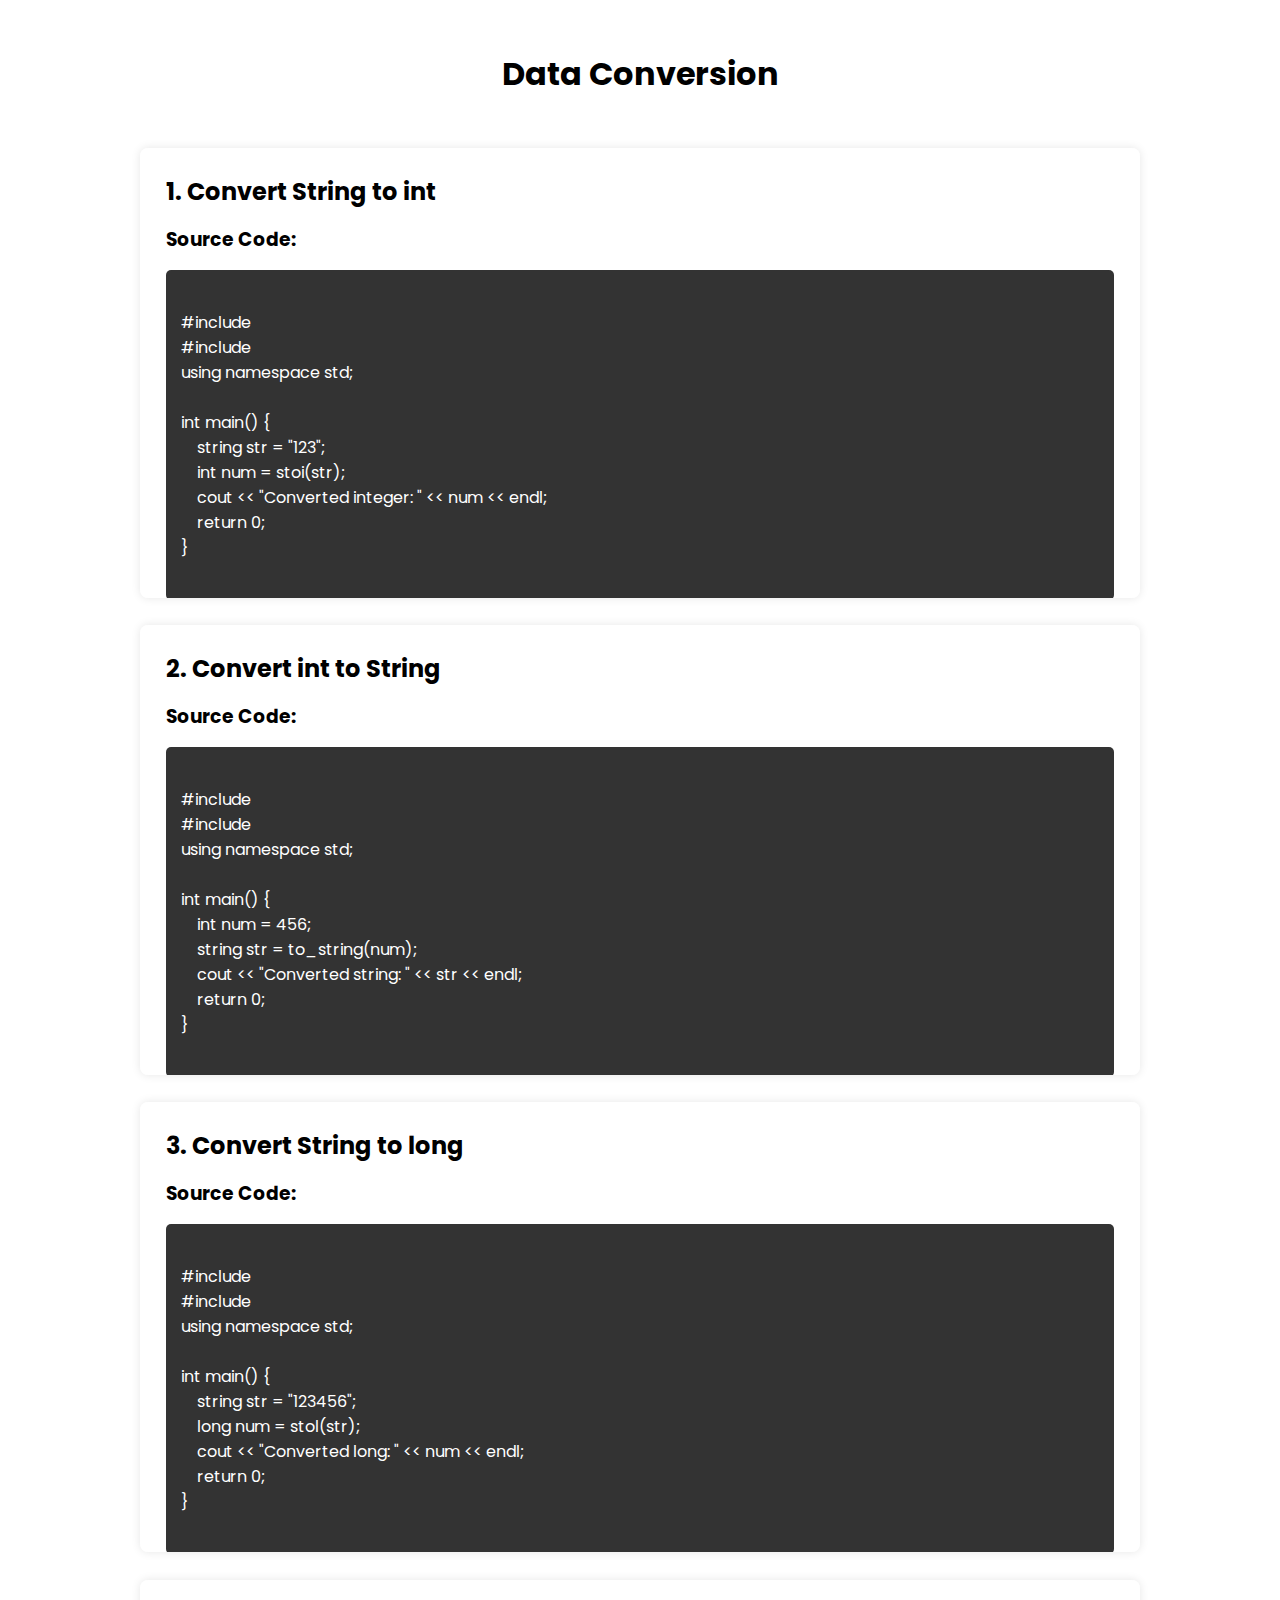
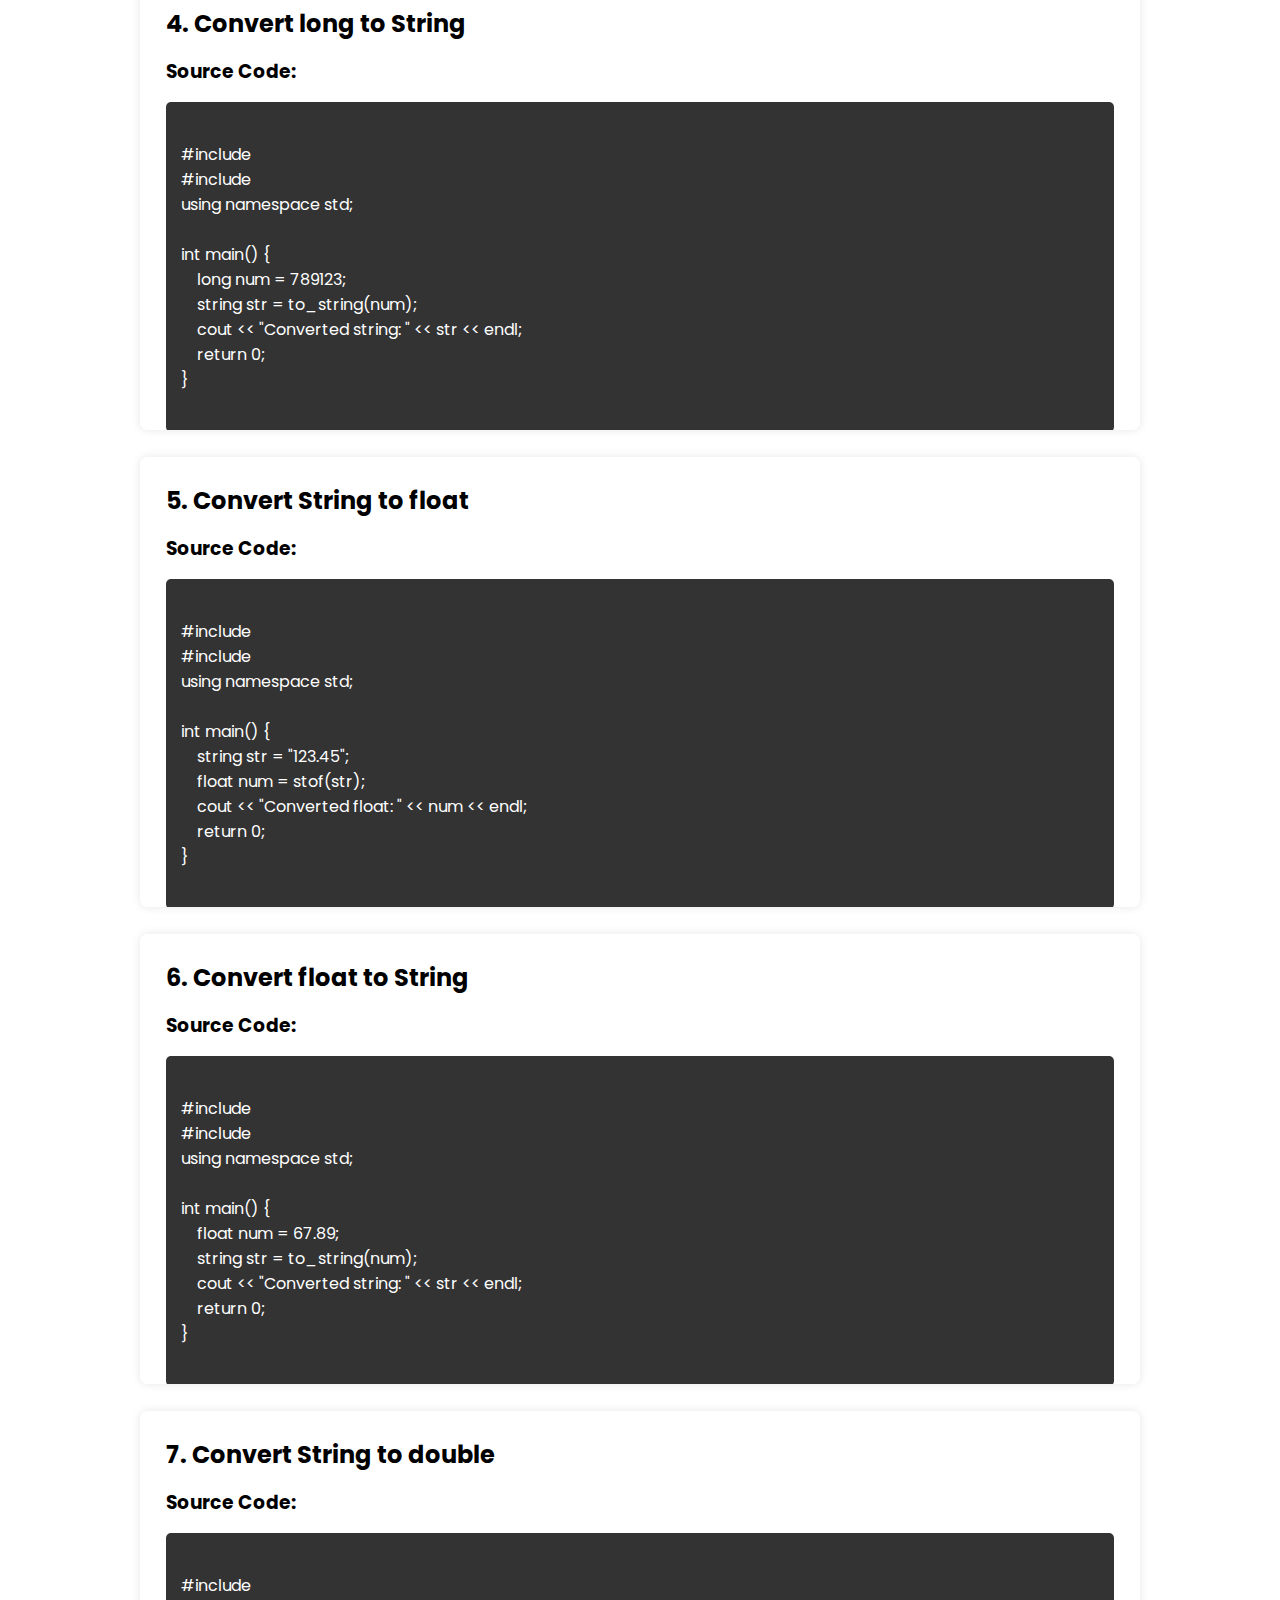
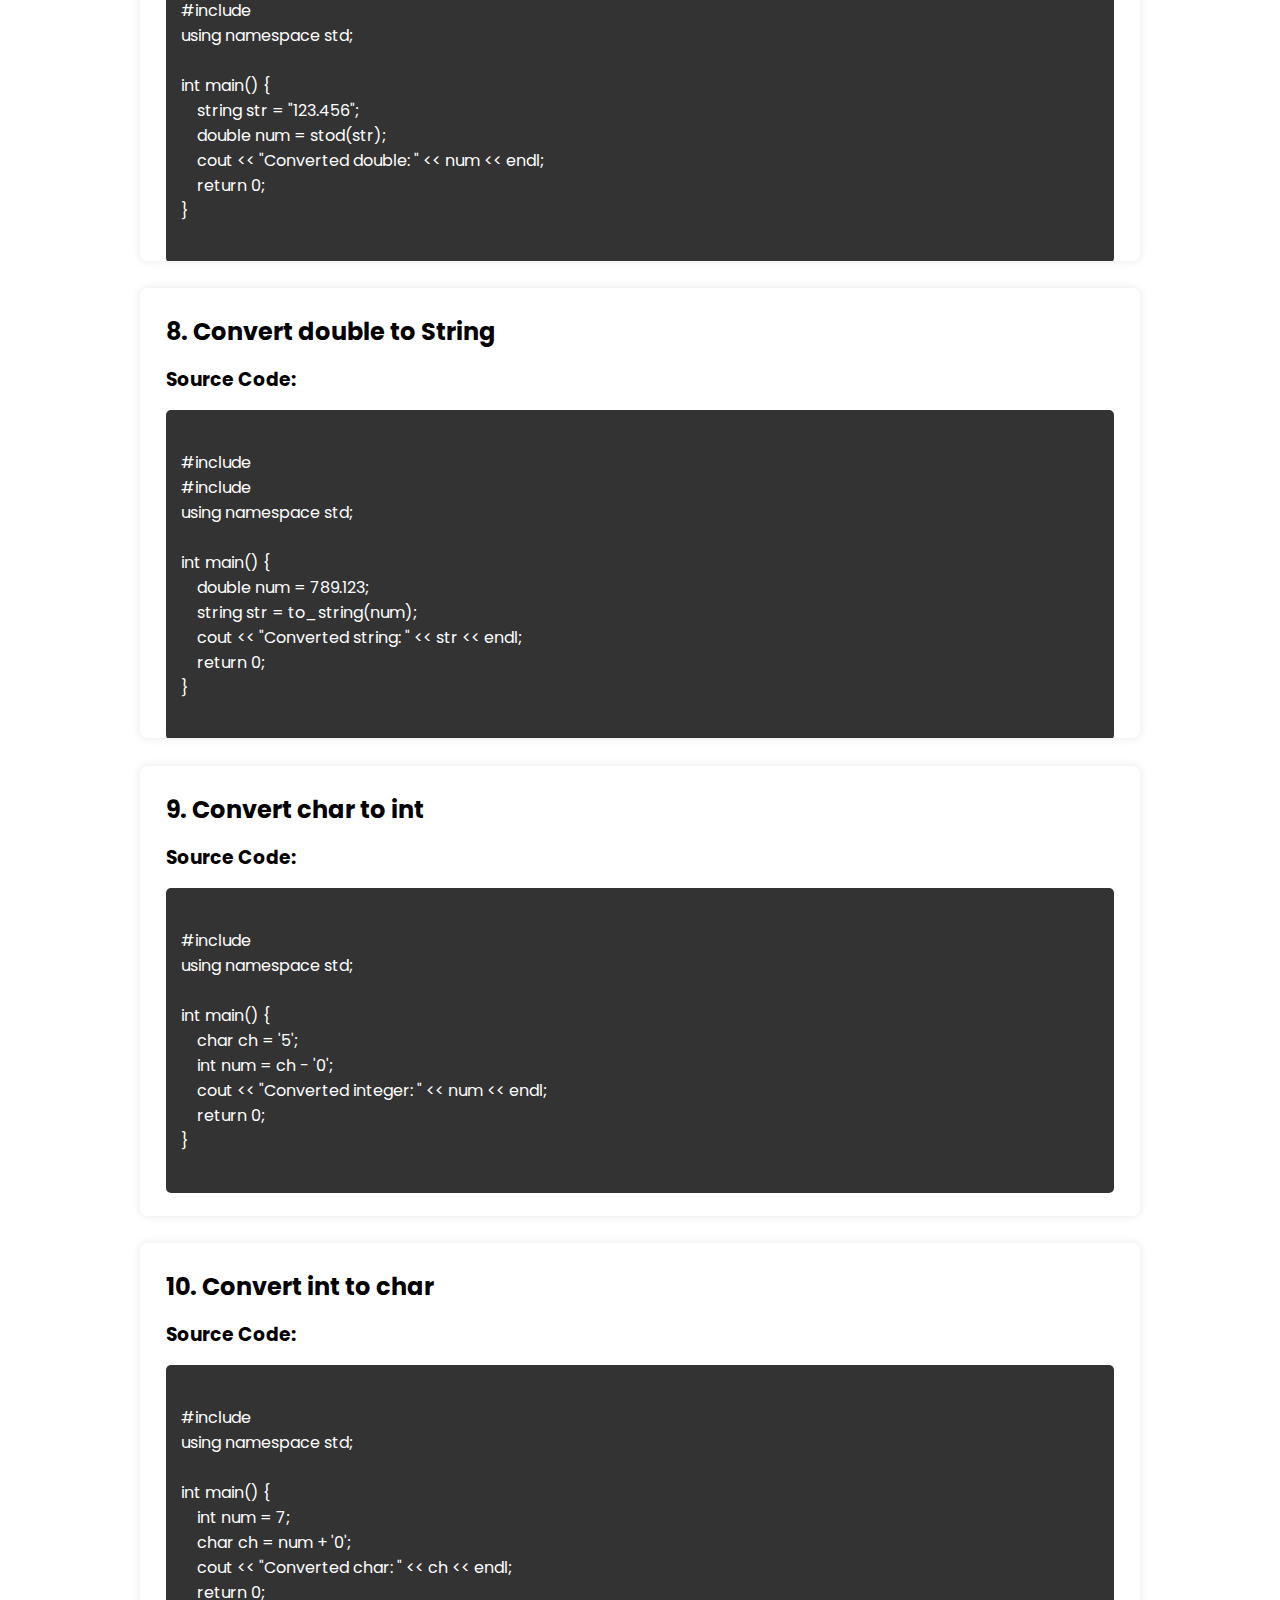
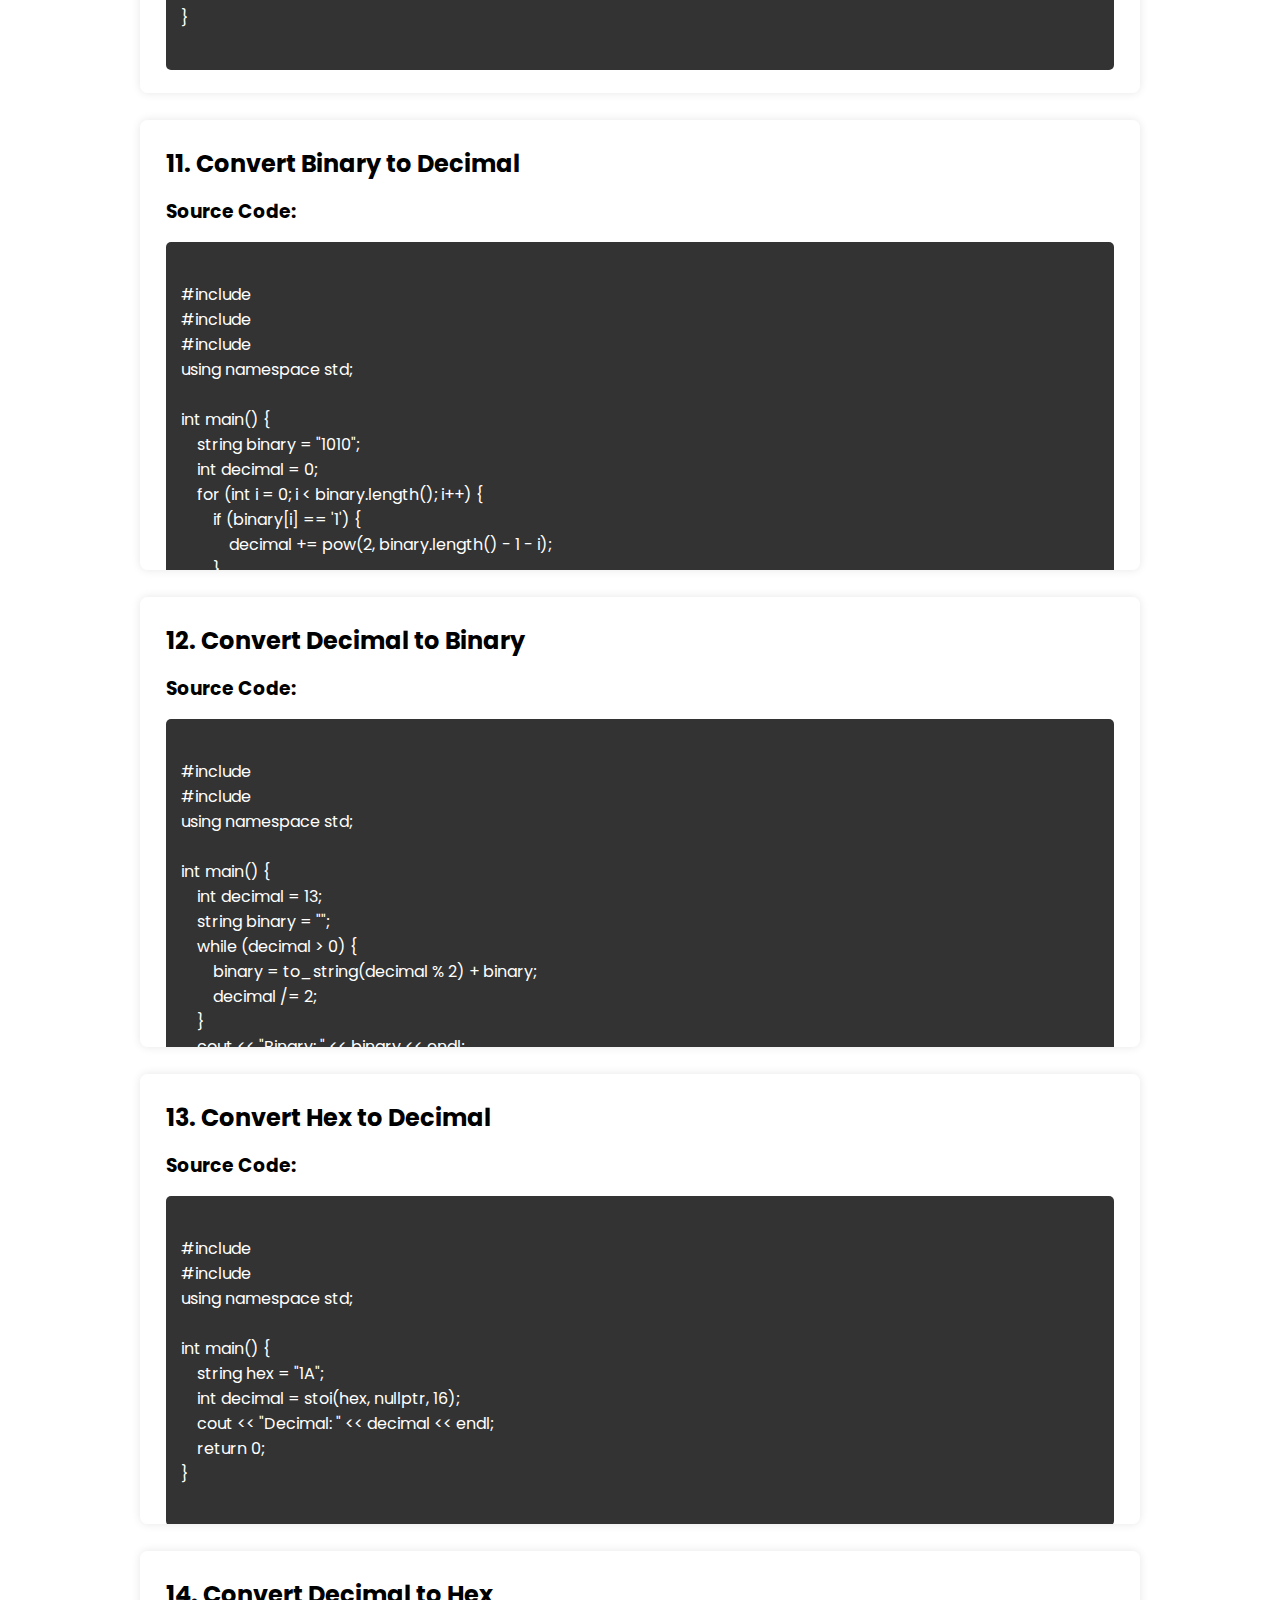
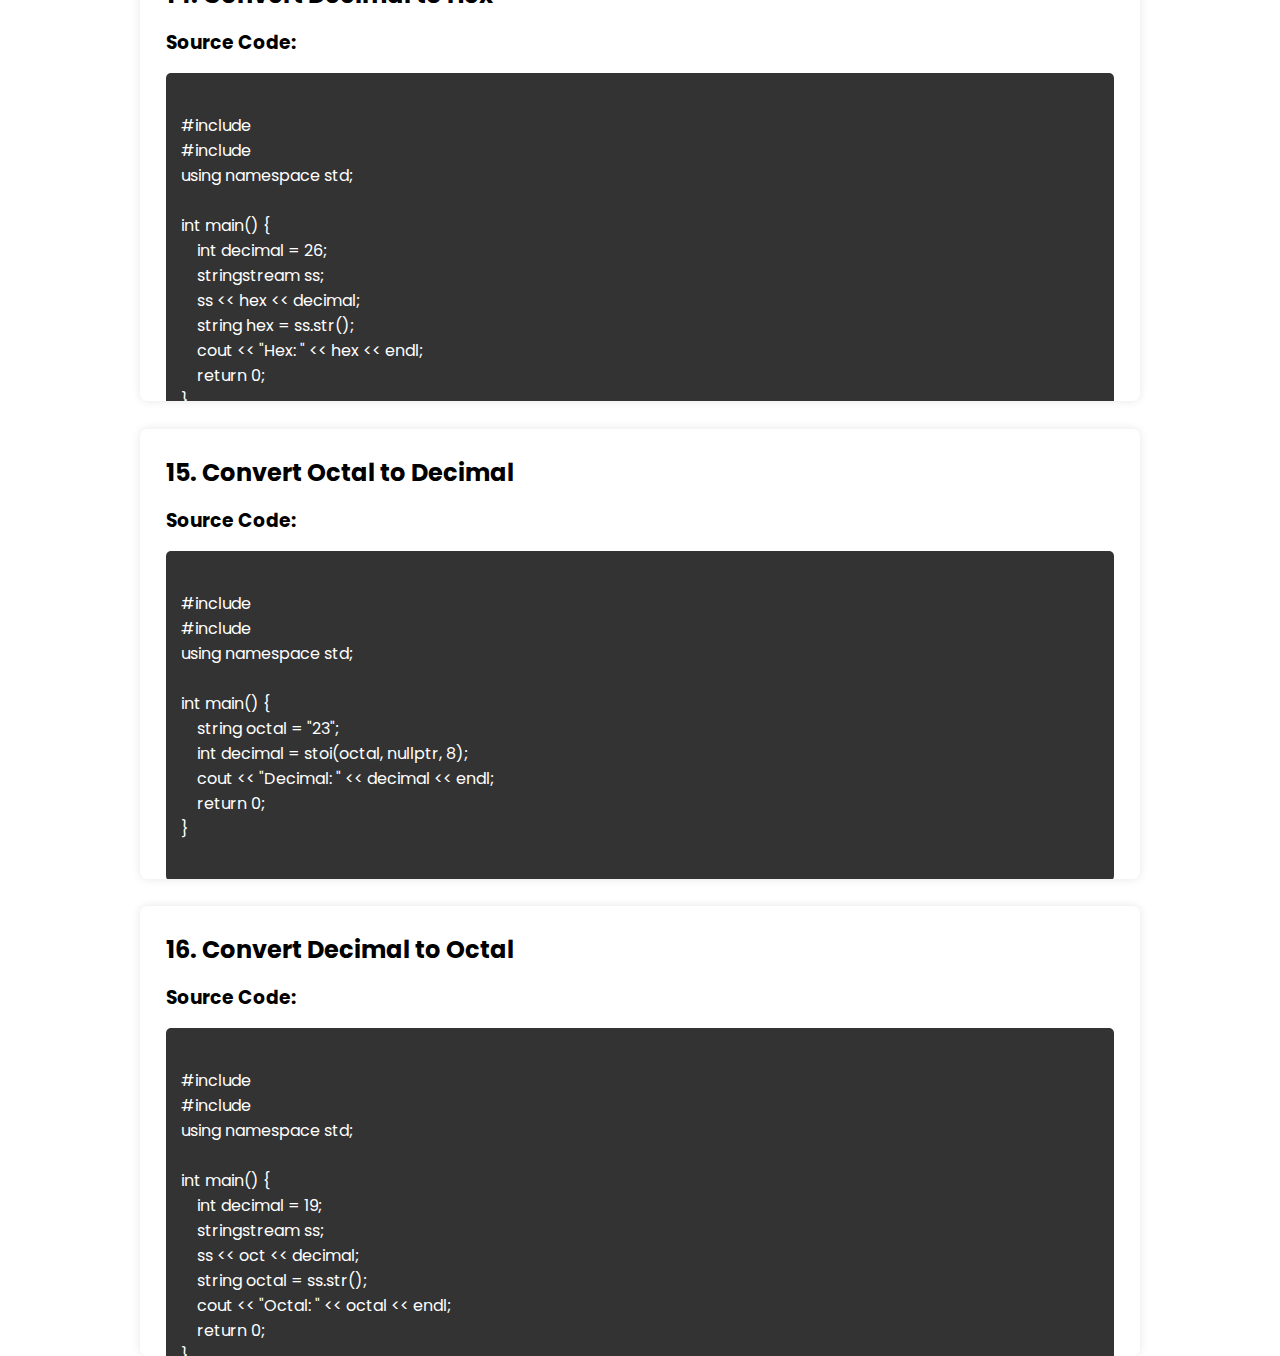
<file: dataconversion.html>
<!DOCTYPE html>
<html lang="en">
<head>
    <meta charset="UTF-8">
    <meta name="viewport" content="width=device-width, initial-scale=1.0">
    <title>Data Conversion</title>
    <link rel="stylesheet" href="programmes.css">
</head>
<body>
    <h1>Data Conversion</h1>
<div class="program">
    <h2>1. Convert String to int</h2>
    <h3>Source Code:</h3>
    <pre><code>
#include <iostream>
#include <string>
using namespace std;

int main() {
    string str = "123";
    int num = stoi(str);
    cout << "Converted integer: " << num << endl;
    return 0;
}
    </code></pre>
    <h3>Output:</h3>
    <pre>
Converted integer: 123
    </pre>
</div>

<div class="program">
    <h2>2. Convert int to String</h2>
    <h3>Source Code:</h3>
    <pre><code>
#include <iostream>
#include <string>
using namespace std;

int main() {
    int num = 456;
    string str = to_string(num);
    cout << "Converted string: " << str << endl;
    return 0;
}
    </code></pre>
    <h3>Output:</h3>
    <pre>
Converted string: 456
    </pre>
</div>

<div class="program">
    <h2>3. Convert String to long</h2>
    <h3>Source Code:</h3>
    <pre><code>
#include <iostream>
#include <string>
using namespace std;

int main() {
    string str = "123456";
    long num = stol(str);
    cout << "Converted long: " << num << endl;
    return 0;
}
    </code></pre>
    <h3>Output:</h3>
    <pre>
Converted long: 123456
    </pre>
</div>

<div class="program">
    <h2>4. Convert long to String</h2>
    <h3>Source Code:</h3>
    <pre><code>
#include <iostream>
#include <string>
using namespace std;

int main() {
    long num = 789123;
    string str = to_string(num);
    cout << "Converted string: " << str << endl;
    return 0;
}
    </code></pre>
    <h3>Output:</h3>
    <pre>
Converted string: 789123
    </pre>
</div>

<div class="program">
    <h2>5. Convert String to float</h2>
    <h3>Source Code:</h3>
    <pre><code>
#include <iostream>
#include <string>
using namespace std;

int main() {
    string str = "123.45";
    float num = stof(str);
    cout << "Converted float: " << num << endl;
    return 0;
}
    </code></pre>
    <h3>Output:</h3>
    <pre>
Converted float: 123.45
    </pre>
</div>

<div class="program">
    <h2>6. Convert float to String</h2>
    <h3>Source Code:</h3>
    <pre><code>
#include <iostream>
#include <string>
using namespace std;

int main() {
    float num = 67.89;
    string str = to_string(num);
    cout << "Converted string: " << str << endl;
    return 0;
}
    </code></pre>
    <h3>Output:</h3>
    <pre>
Converted string: 67.890000
    </pre>
</div>

<div class="program">
    <h2>7. Convert String to double</h2>
    <h3>Source Code:</h3>
    <pre><code>
#include <iostream>
#include <string>
using namespace std;

int main() {
    string str = "123.456";
    double num = stod(str);
    cout << "Converted double: " << num << endl;
    return 0;
}
    </code></pre>
    <h3>Output:</h3>
    <pre>
Converted double: 123.456
    </pre>
</div>

<div class="program">
    <h2>8. Convert double to String</h2>
    <h3>Source Code:</h3>
    <pre><code>
#include <iostream>
#include <string>
using namespace std;

int main() {
    double num = 789.123;
    string str = to_string(num);
    cout << "Converted string: " << str << endl;
    return 0;
}
    </code></pre>
    <h3>Output:</h3>
    <pre>
Converted string: 789.123000
    </pre>
</div>

<div class="program">
    <h2>9. Convert char to int</h2>
    <h3>Source Code:</h3>
    <pre><code>
#include <iostream>
using namespace std;

int main() {
    char ch = '5';
    int num = ch - '0';
    cout << "Converted integer: " << num << endl;
    return 0;
}
    </code></pre>
    <h3>Output:</h3>
    <pre>
Converted integer: 5
    </pre>
</div>

<div class="program">
    <h2>10. Convert int to char</h2>
    <h3>Source Code:</h3>
    <pre><code>
#include <iostream>
using namespace std;

int main() {
    int num = 7;
    char ch = num + '0';
    cout << "Converted char: " << ch << endl;
    return 0;
}
    </code></pre>
    <h3>Output:</h3>
    <pre>
Converted char: 7
    </pre>
</div>

<div class="program">
    <h2>11. Convert Binary to Decimal</h2>
    <h3>Source Code:</h3>
    <pre><code>
#include <iostream>
#include <string>
#include <cmath>
using namespace std;

int main() {
    string binary = "1010";
    int decimal = 0;
    for (int i = 0; i < binary.length(); i++) {
        if (binary[i] == '1') {
            decimal += pow(2, binary.length() - 1 - i);
        }
    }
    cout << "Decimal: " << decimal << endl;
    return 0;
}
    </code></pre>
    <h3>Output:</h3>
    <pre>
Decimal: 10
    </pre>
</div>

<div class="program">
    <h2>12. Convert Decimal to Binary</h2>
    <h3>Source Code:</h3>
    <pre><code>
#include <iostream>
#include <string>
using namespace std;

int main() {
    int decimal = 13;
    string binary = "";
    while (decimal > 0) {
        binary = to_string(decimal % 2) + binary;
        decimal /= 2;
    }
    cout << "Binary: " << binary << endl;
    return 0;
}
    </code></pre>
    <h3>Output:</h3>
    <pre>
Binary: 1101
    </pre>
</div>

<div class="program">
    <h2>13. Convert Hex to Decimal</h2>
    <h3>Source Code:</h3>
    <pre><code>
#include <iostream>
#include <string>
using namespace std;

int main() {
    string hex = "1A";
    int decimal = stoi(hex, nullptr, 16);
    cout << "Decimal: " << decimal << endl;
    return 0;
}
    </code></pre>
    <h3>Output:</h3>
    <pre>
Decimal: 26
    </pre>
</div>

<div class="program">
    <h2>14. Convert Decimal to Hex</h2>
    <h3>Source Code:</h3>
    <pre><code>
#include <iostream>
#include <sstream>
using namespace std;

int main() {
    int decimal = 26;
    stringstream ss;
    ss << hex << decimal;
    string hex = ss.str();
    cout << "Hex: " << hex << endl;
    return 0;
}
    </code></pre>
    <h3>Output:</h3>
    <pre>
Hex: 1a
    </pre>
</div>

<div class="program">
    <h2>15. Convert Octal to Decimal</h2>
    <h3>Source Code:</h3>
    <pre><code>
#include <iostream>
#include <string>
using namespace std;

int main() {
    string octal = "23";
    int decimal = stoi(octal, nullptr, 8);
    cout << "Decimal: " << decimal << endl;
    return 0;
}
    </code></pre>
    <h3>Output:</h3>
    <pre>
Decimal: 19
    </pre>
</div>

<div class="program">
    <h2>16. Convert Decimal to Octal</h2>
    <h3>Source Code:</h3>
    <pre><code>
#include <iostream>
#include <sstream>
using namespace std;

int main() {
    int decimal = 19;
    stringstream ss;
    ss << oct << decimal;
    string octal = ss.str();
    cout << "Octal: " << octal << endl;
    return 0;
}
    </code></pre>
    <h3>Output:</h3>
    <pre>
Octal: 23
    </pre>
</div>

</body>
</html>
</file>
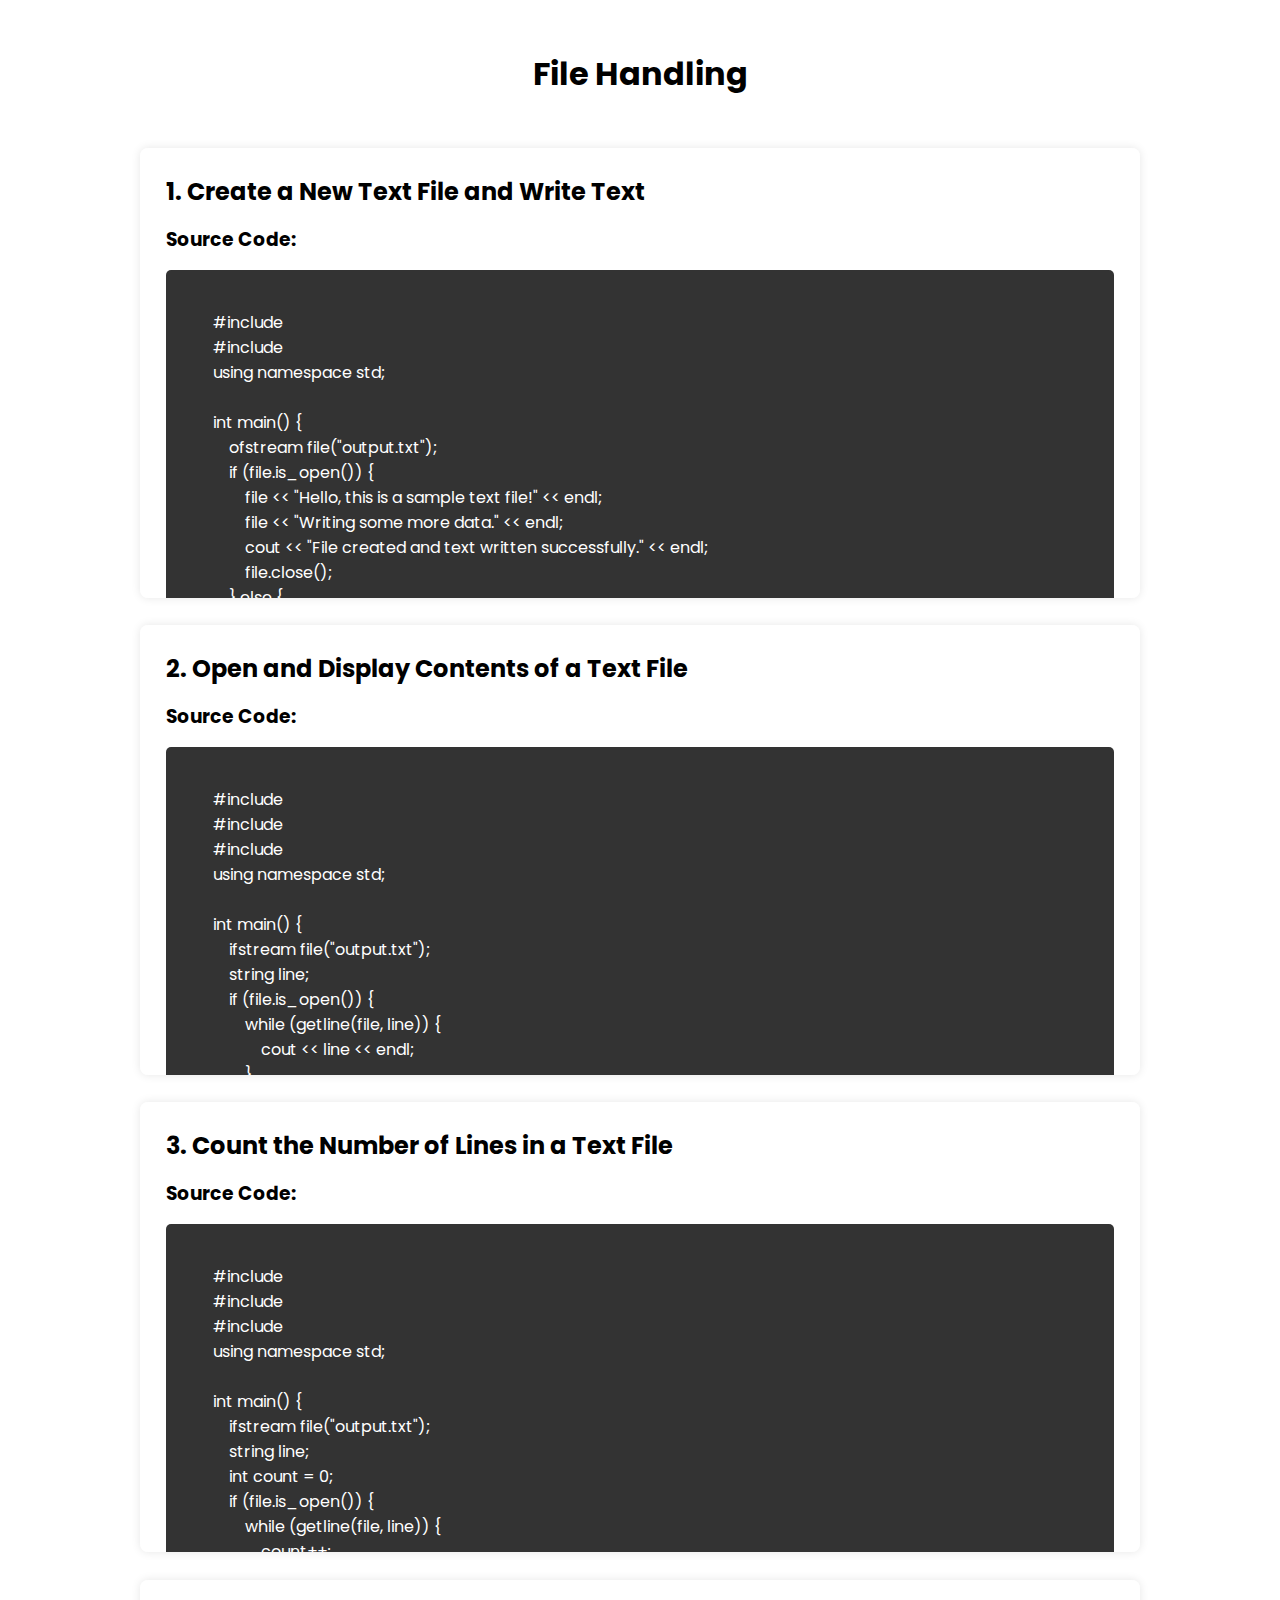
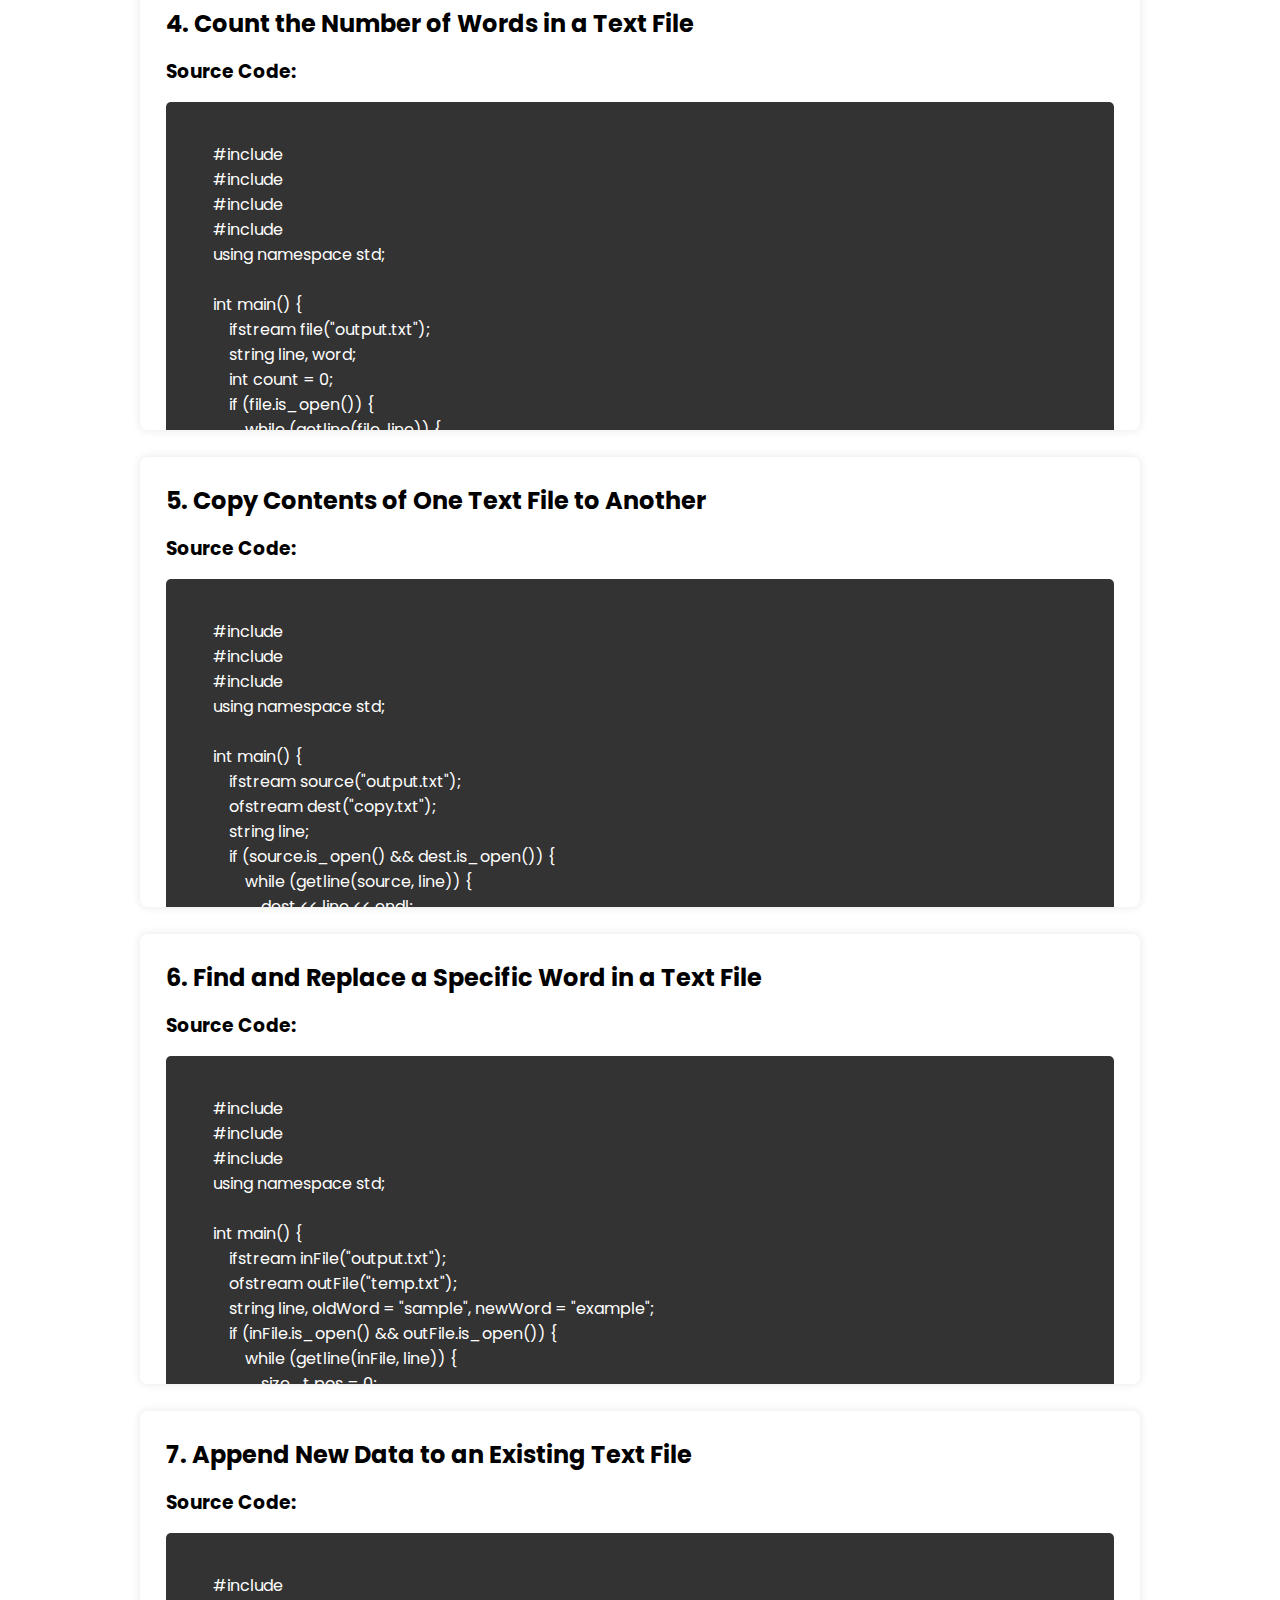
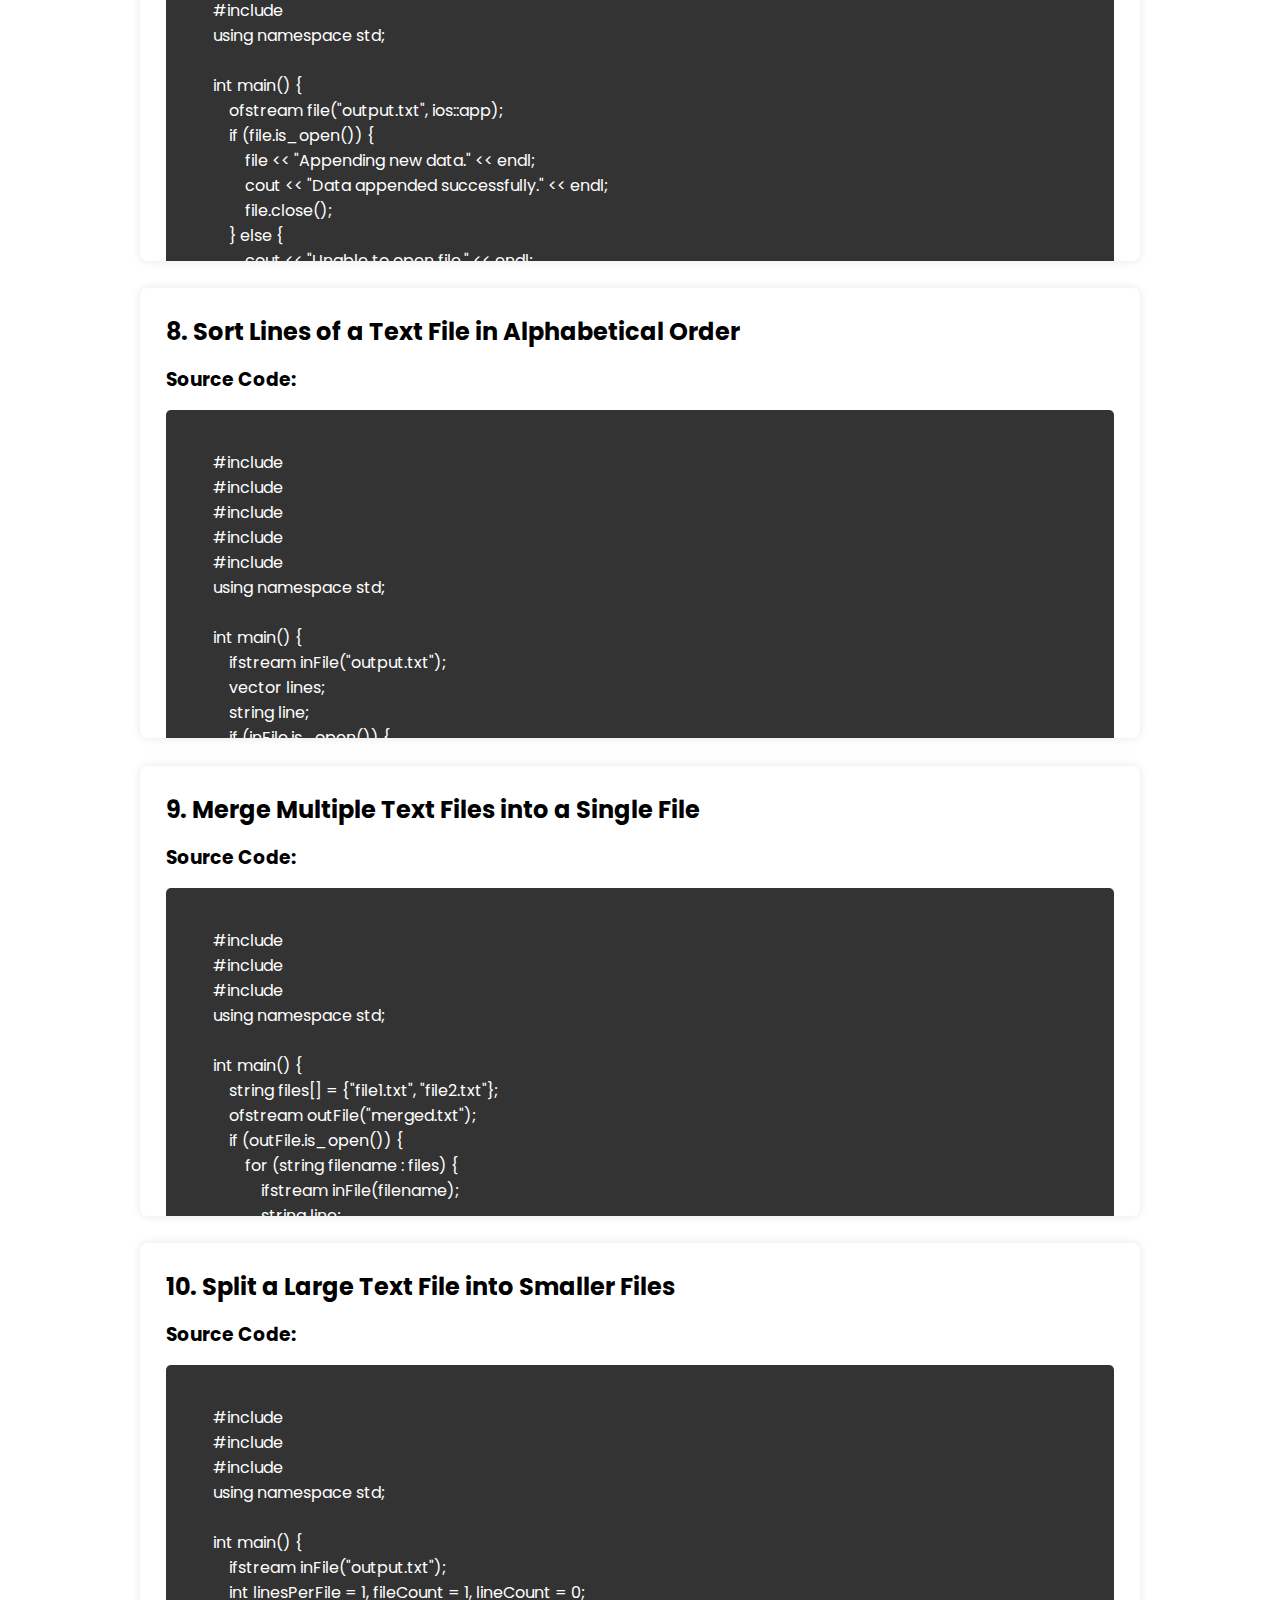
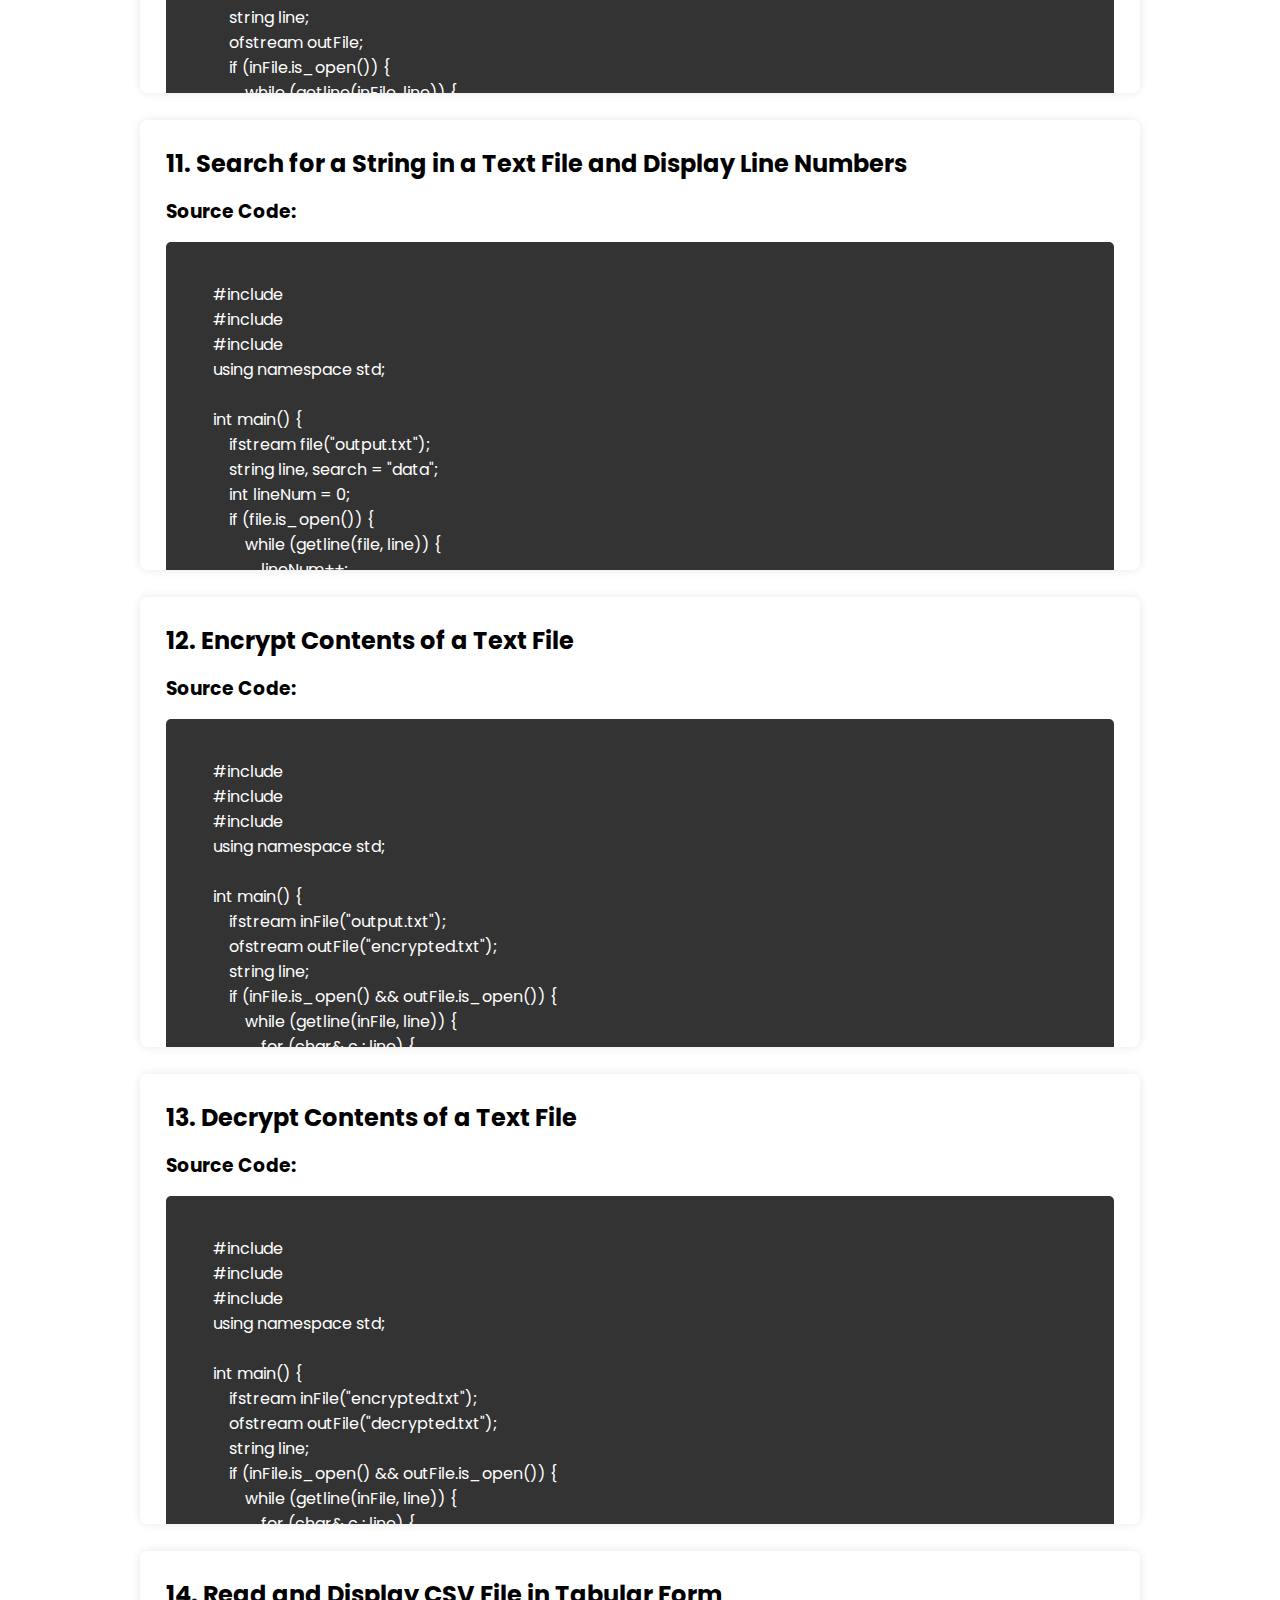
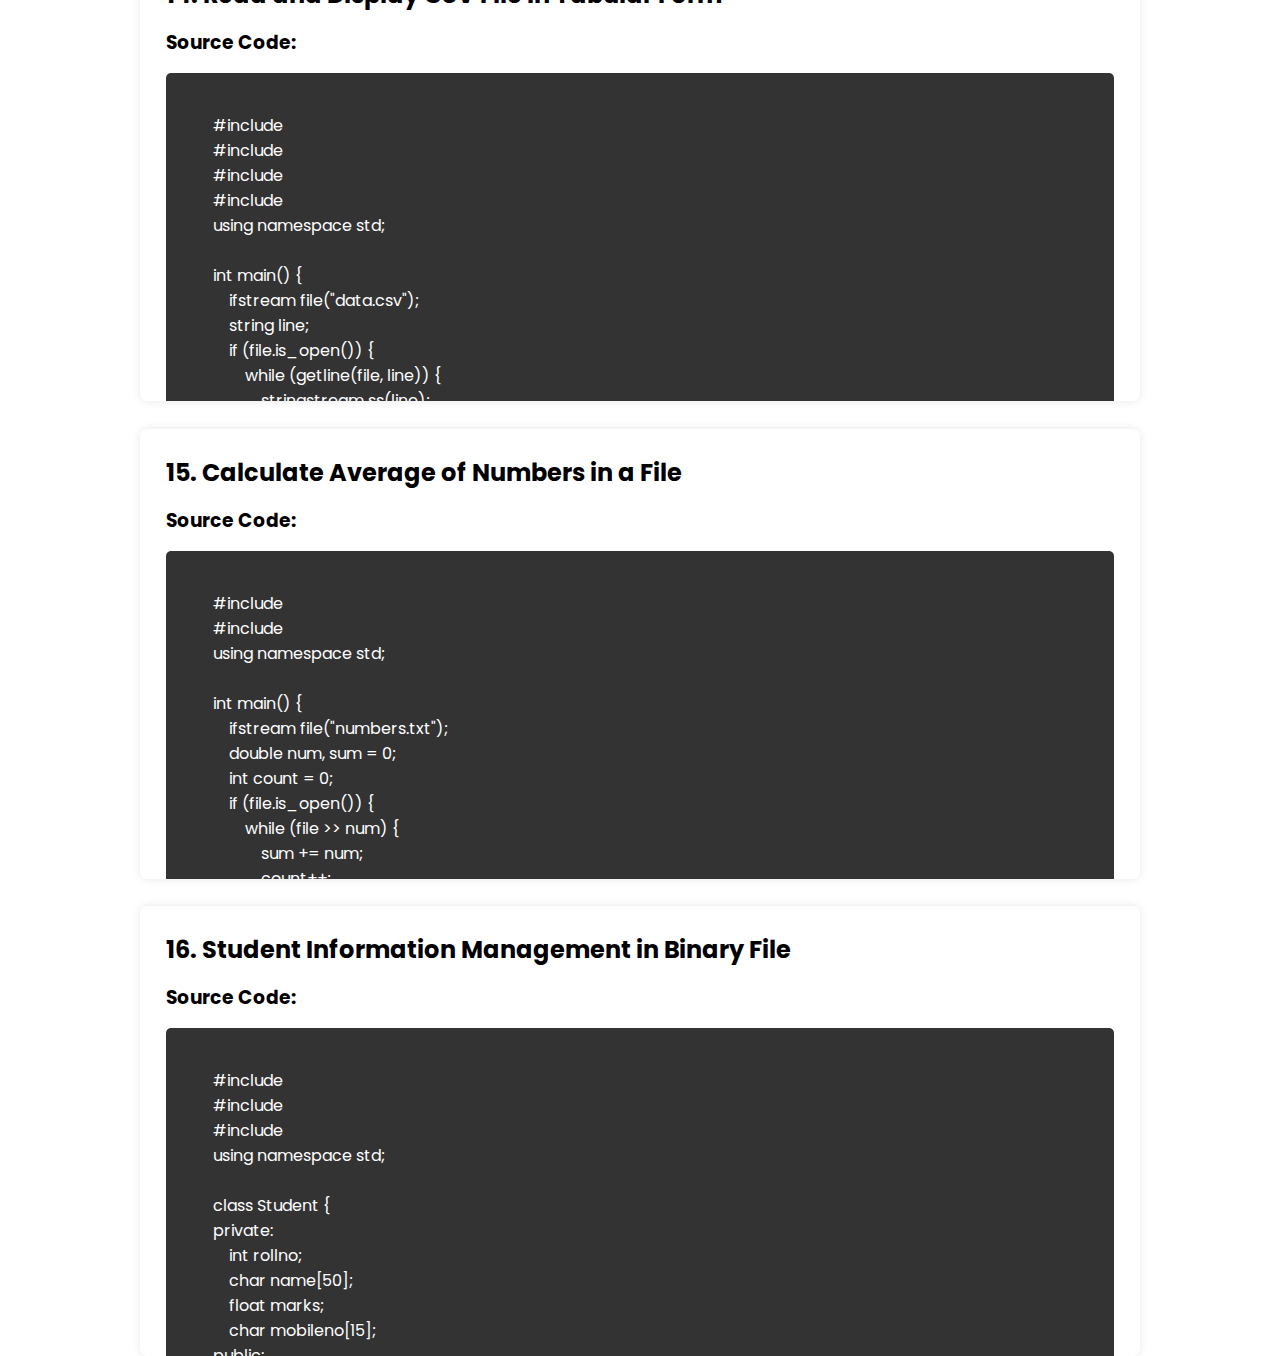
<file: filehandling.html>
<!DOCTYPE html>
<html lang="en">
<head>
    <meta charset="UTF-8">
    <meta name="viewport" content="width=device-width, initial-scale=1.0">
    <title>Document</title>
    <link rel="stylesheet" href="programmes.css">
</head>
<body>


    <h1>File Handling</h1>

      
        
        <div class="program">
            <h2>1. Create a New Text File and Write Text</h2>
            <h3>Source Code:</h3>
            <pre><code>
        #include <iostream>
        #include <fstream>
        using namespace std;
        
        int main() {
            ofstream file("output.txt");
            if (file.is_open()) {
                file << "Hello, this is a sample text file!" << endl;
                file << "Writing some more data." << endl;
                cout << "File created and text written successfully." << endl;
                file.close();
            } else {
                cout << "Unable to open file." << endl;
            }
            return 0;
        }
            </code></pre>
            <h3>Output:</h3>
            <pre>
        File created and text written successfully.
            </pre>
        </div>
        
      
        
        <div class="program">
            <h2>2. Open and Display Contents of a Text File</h2>
            <h3>Source Code:</h3>
            <pre><code>
        #include <iostream>
        #include <fstream>
        #include <string>
        using namespace std;
        
        int main() {
            ifstream file("output.txt");
            string line;
            if (file.is_open()) {
                while (getline(file, line)) {
                    cout << line << endl;
                }
                file.close();
            } else {
                cout << "Unable to open file." << endl;
            }
            return 0;
        }
            </code></pre>
            <h3>Output:</h3>
            <pre>
        Hello, this is a sample text file!
        Writing some more data.
            </pre>
        </div>
        
      
        
        <div class="program">
            <h2>3. Count the Number of Lines in a Text File</h2>
            <h3>Source Code:</h3>
            <pre><code>
        #include <iostream>
        #include <fstream>
        #include <string>
        using namespace std;
        
        int main() {
            ifstream file("output.txt");
            string line;
            int count = 0;
            if (file.is_open()) {
                while (getline(file, line)) {
                    count++;
                }
                cout << "Number of lines: " << count << endl;
                file.close();
            } else {
                cout << "Unable to open file." << endl;
            }
            return 0;
        }
            </code></pre>
            <h3>Output:</h3>
            <pre>
        Number of lines: 2
            </pre>
        </div>
        
      
        
        <div class="program">
            <h2>4. Count the Number of Words in a Text File</h2>
            <h3>Source Code:</h3>
            <pre><code>
        #include <iostream>
        #include <fstream>
        #include <string>
        #include <sstream>
        using namespace std;
        
        int main() {
            ifstream file("output.txt");
            string line, word;
            int count = 0;
            if (file.is_open()) {
                while (getline(file, line)) {
                    stringstream ss(line);
                    while (ss >> word) {
                        count++;
                    }
                }
                cout << "Number of words: " << count << endl;
                file.close();
            } else {
                cout << "Unable to open file." << endl;
            }
            return 0;
        }
            </code></pre>
            <h3>Output:</h3>
            <pre>
        Number of words: 10
            </pre>
        </div>
        
      
        
        <div class="program">
            <h2>5. Copy Contents of One Text File to Another</h2>
            <h3>Source Code:</h3>
            <pre><code>
        #include <iostream>
        #include <fstream>
        #include <string>
        using namespace std;
        
        int main() {
            ifstream source("output.txt");
            ofstream dest("copy.txt");
            string line;
            if (source.is_open() && dest.is_open()) {
                while (getline(source, line)) {
                    dest << line << endl;
                }
                cout << "File copied successfully." << endl;
                source.close();
                dest.close();
            } else {
                cout << "Unable to open files." << endl;
            }
            return 0;
        }
            </code></pre>
            <h3>Output:</h3>
            <pre>
        File copied successfully.
            </pre>
        </div>
        
      
        
        <div class="program">
            <h2>6. Find and Replace a Specific Word in a Text File</h2>
            <h3>Source Code:</h3>
            <pre><code>
        #include <iostream>
        #include <fstream>
        #include <string>
        using namespace std;
        
        int main() {
            ifstream inFile("output.txt");
            ofstream outFile("temp.txt");
            string line, oldWord = "sample", newWord = "example";
            if (inFile.is_open() && outFile.is_open()) {
                while (getline(inFile, line)) {
                    size_t pos = 0;
                    while ((pos = line.find(oldWord, pos)) != string::npos) {
                        line.replace(pos, oldWord.length(), newWord);
                        pos += newWord.length();
                    }
                    outFile << line << endl;
                }
                inFile.close();
                outFile.close();
                remove("output.txt");
                rename("temp.txt", "output.txt");
                cout << "Word replaced successfully." << endl;
            } else {
                cout << "Unable to open files." << endl;
            }
            return 0;
        }
            </code></pre>
            <h3>Output:</h3>
            <pre>
        Word replaced successfully.
            </pre>
        </div>
        
      
        
        <div class="program">
            <h2>7. Append New Data to an Existing Text File</h2>
            <h3>Source Code:</h3>
            <pre><code>
        #include <iostream>
        #include <fstream>
        using namespace std;
        
        int main() {
            ofstream file("output.txt", ios::app);
            if (file.is_open()) {
                file << "Appending new data." << endl;
                cout << "Data appended successfully." << endl;
                file.close();
            } else {
                cout << "Unable to open file." << endl;
            }
            return 0;
        }
            </code></pre>
            <h3>Output:</h3>
            <pre>
        Data appended successfully.
            </pre>
        </div>
        
      
        
        <div class="program">
            <h2>8. Sort Lines of a Text File in Alphabetical Order</h2>
            <h3>Source Code:</h3>
            <pre><code>
        #include <iostream>
        #include <fstream>
        #include <string>
        #include <vector>
        #include <algorithm>
        using namespace std;
        
        int main() {
            ifstream inFile("output.txt");
            vector<string> lines;
            string line;
            if (inFile.is_open()) {
                while (getline(inFile, line)) {
                    lines.push_back(line);
                }
                inFile.close();
                sort(lines.begin(), lines.end());
                ofstream outFile("output.txt");
                if (outFile.is_open()) {
                    for (string l : lines) {
                        outFile << l << endl;
                    }
                    outFile.close();
                    cout << "Lines sorted successfully." << endl;
                }
            } else {
                cout << "Unable to open file." << endl;
            }
            return 0;
        }
            </code></pre>
            <h3>Output:</h3>
            <pre>
        Lines sorted successfully.
            </pre>
        </div>
        
      
        
        <div class="program">
            <h2>9. Merge Multiple Text Files into a Single File</h2>
            <h3>Source Code:</h3>
            <pre><code>
        #include <iostream>
        #include <fstream>
        #include <string>
        using namespace std;
        
        int main() {
            string files[] = {"file1.txt", "file2.txt"};
            ofstream outFile("merged.txt");
            if (outFile.is_open()) {
                for (string filename : files) {
                    ifstream inFile(filename);
                    string line;
                    if (inFile.is_open()) {
                        while (getline(inFile, line)) {
                            outFile << line << endl;
                        }
                        inFile.close();
                    }
                }
                outFile.close();
                cout << "Files merged successfully." << endl;
            } else {
                cout << "Unable to open output file." << endl;
            }
            return 0;
        }
            </code></pre>
            <h3>Output:</h3>
            <pre>
        Files merged successfully.
            </pre>
        </div>
        
      
        
        <div class="program">
            <h2>10. Split a Large Text File into Smaller Files</h2>
            <h3>Source Code:</h3>
            <pre><code>
        #include <iostream>
        #include <fstream>
        #include <string>
        using namespace std;
        
        int main() {
            ifstream inFile("output.txt");
            int linesPerFile = 1, fileCount = 1, lineCount = 0;
            string line;
            ofstream outFile;
            if (inFile.is_open()) {
                while (getline(inFile, line)) {
                    if (lineCount % linesPerFile == 0) {
                        if (outFile.is_open()) outFile.close();
                        outFile.open("split" + to_string(fileCount++) + ".txt");
                    }
                    outFile << line << endl;
                    lineCount++;
                }
                inFile.close();
                if (outFile.is_open()) outFile.close();
                cout << "File split successfully into " << fileCount - 1 << " files." << endl;
            } else {
                cout << "Unable to open file." << endl;
            }
            return 0;
        }
            </code></pre>
            <h3>Output:</h3>
            <pre>
        File split successfully into 3 files.
            </pre>
        </div>
        
      
        
        <div class="program">
            <h2>11. Search for a String in a Text File and Display Line Numbers</h2>
            <h3>Source Code:</h3>
            <pre><code>
        #include <iostream>
        #include <fstream>
        #include <string>
        using namespace std;
        
        int main() {
            ifstream file("output.txt");
            string line, search = "data";
            int lineNum = 0;
            if (file.is_open()) {
                while (getline(file, line)) {
                    lineNum++;
                    if (line.find(search) != string::npos) {
                        cout << "Found at line " << lineNum << ": " << line << endl;
                    }
                }
                file.close();
            } else {
                cout << "Unable to open file." << endl;
            }
            return 0;
        }
            </code></pre>
            <h3>Output:</h3>
            <pre>
        Found at line 2: Writing some more data.
        Found at line 3: Appending new data.
            </pre>
        </div>
        
      
        
        <div class="program">
            <h2>12. Encrypt Contents of a Text File</h2>
            <h3>Source Code:</h3>
            <pre><code>
        #include <iostream>
        #include <fstream>
        #include <string>
        using namespace std;
        
        int main() {
            ifstream inFile("output.txt");
            ofstream outFile("encrypted.txt");
            string line;
            if (inFile.is_open() && outFile.is_open()) {
                while (getline(inFile, line)) {
                    for (char& c : line) {
                        c += 1; // Simple Caesar cipher shift by 1
                    }
                    outFile << line << endl;
                }
                inFile.close();
                outFile.close();
                cout << "File encrypted successfully." << endl;
            } else {
                cout << "Unable to open files." << endl;
            }
            return 0;
        }
            </code></pre>
            <h3>Output:</h3>
            <pre>
        File encrypted successfully.
            </pre>
        </div>
        
      
        
        <div class="program">
            <h2>13. Decrypt Contents of a Text File</h2>
            <h3>Source Code:</h3>
            <pre><code>
        #include <iostream>
        #include <fstream>
        #include <string>
        using namespace std;
        
        int main() {
            ifstream inFile("encrypted.txt");
            ofstream outFile("decrypted.txt");
            string line;
            if (inFile.is_open() && outFile.is_open()) {
                while (getline(inFile, line)) {
                    for (char& c : line) {
                        c -= 1; // Reverse Caesar cipher shift by 1
                    }
                    outFile << line << endl;
                }
                inFile.close();
                outFile.close();
                cout << "File decrypted successfully." << endl;
            } else {
                cout << "Unable to open files." << endl;
            }
            return 0;
        }
            </code></pre>
            <h3>Output:</h3>
            <pre>
        File decrypted successfully.
            </pre>
        </div>
        
      
        
        <div class="program">
            <h2>14. Read and Display CSV File in Tabular Form</h2>
            <h3>Source Code:</h3>
            <pre><code>
        #include <iostream>
        #include <fstream>
        #include <string>
        #include <sstream>
        using namespace std;
        
        int main() {
            ifstream file("data.csv");
            string line;
            if (file.is_open()) {
                while (getline(file, line)) {
                    stringstream ss(line);
                    string item;
                    while (getline(ss, item, ',')) {
                        cout << item << "\t";
                    }
                    cout << endl;
                }
                file.close();
            } else {
                cout << "Unable to open file." << endl;
            }
            return 0;
        }
            </code></pre>
            <h3>Output:</h3>
            <pre>
        Name    Age     City    
        John    25      New York        
        Alice   30      London  
            </pre>
        </div>
        
      
        
        <div class="program">
            <h2>15. Calculate Average of Numbers in a File</h2>
            <h3>Source Code:</h3>
            <pre><code>
        #include <iostream>
        #include <fstream>
        using namespace std;
        
        int main() {
            ifstream file("numbers.txt");
            double num, sum = 0;
            int count = 0;
            if (file.is_open()) {
                while (file >> num) {
                    sum += num;
                    count++;
                }
                file.close();
                if (count > 0) {
                    cout << "Average: " << sum / count << endl;
                } else {
                    cout << "No numbers found." << endl;
                }
            } else {
                cout << "Unable to open file." << endl;
            }
            return 0;
        }
            </code></pre>
            <h3>Output:</h3>
            <pre>
        Average: 15
            </pre>
        </div>
        
      
        
        <div class="program">
            <h2>16. Student Information Management in Binary File</h2>
            <h3>Source Code:</h3>
            <pre><code>
        #include <iostream>
        #include <fstream>
        #include <string>
        using namespace std;
        
        class Student {
        private:
            int rollno;
            char name[50];
            float marks;
            char mobileno[15];
        public:
            void set(int r, string n, float m, string mob) {
                rollno = r;
                strcpy(name, n.c_str());
                marks = m;
                strcpy(mobileno, mob.c_str());
            }
            void get() {
                cout << "Roll No: " << rollno << ", Name: " << name 
                     << ", Marks: " << marks << ", Mobile: " << mobileno << endl;
            }
            int getRollNo() { return rollno; }
        };
        
        void insertRecord() {
            ofstream file("students.dat", ios::binary | ios::app);
            Student s;
            int rollno;
            string name, mobileno;
            float marks;
            cout << "Enter Roll No: "; cin >> rollno;
            cout << "Enter Name: "; cin >> name;
            cout << "Enter Marks: "; cin >> marks;
            cout << "Enter Mobile No: "; cin >> mobileno;
            s.set(rollno, name, marks, mobileno);
            file.write((char*)&s, sizeof(Student));
            file.close();
            cout << "Record inserted." << endl;
        }
        
        void deleteRecord(int rollno) {
            ifstream inFile("students.dat", ios::binary);
            ofstream outFile("temp.dat", ios::binary);
            Student s;
            bool found = false;
            while (inFile.read((char*)&s, sizeof(Student))) {
                if (s.getRollNo() != rollno) {
                    outFile.write((char*)&s, sizeof(Student));
                } else {
                    found = true;
                }
            }
            inFile.close();
            outFile.close();
            remove("students.dat");
            rename("temp.dat", "students.dat");
            cout << (found ? "Record deleted." : "Record not found.") << endl;
        }
        
        void updateRecord(int rollno) {
            fstream file("students.dat", ios::binary | ios::in | ios::out);
            Student s;
            bool found = false;
            while (file.read((char*)&s, sizeof(Student))) {
                if (s.getRollNo() == rollno) {
                    string name, mobileno;
                    float marks;
                    cout << "Enter new Name: "; cin >> name;
                    cout << "Enter new Marks: "; cin >> marks;
                    cout << "Enter new Mobile No: "; cin >> mobileno;
                    s.set(rollno, name, marks, mobileno);
                    file.seekp(-sizeof(Student), ios::cur);
                    file.write((char*)&s, sizeof(Student));
                    found = true;
                    break;
                }
            }
            file.close();
            cout << (found ? "Record updated." : "Record not found.") << endl;
        }
        
        void searchRecord(int rollno) {
            ifstream file("students.dat", ios::binary);
            Student s;
            bool found = false;
            while (file.read((char*)&s, sizeof(Student))) {
                if (s.getRollNo() == rollno) {
                    s.get();
                    found = true;
                    break;
                }
            }
            file.close();
            if (!found) cout << "Record not found." << endl;
        }
        
        void cloneFile() {
            ifstream inFile("students.dat", ios::binary);
            ofstream outFile("students_clone.dat", ios::binary);
            char buffer[sizeof(Student)];
            while (inFile.read(buffer, sizeof(Student))) {
                outFile.write(buffer, sizeof(Student));
            }
            inFile.close();
            outFile.close();
            cout << "File cloned successfully." << endl;
        }
        
        int main() {
            int choice, rollno;
            while (true) {
                cout << "\n1. Insert Record\n2. Delete Record\n3. Update Record\n4. Search Record\n5. Clone File\n6. Exit\nEnter choice: ";
                cin >> choice;
                if (choice == 6) break;
                if (choice >= 1 && choice <= 4) {
                    cout << "Enter Roll No: ";
                    cin >> rollno;
                }
                switch (choice) {
                    case 1: insertRecord(); break;
                    case 2: deleteRecord(rollno); break;
                    case 3: updateRecord(rollno); break;
                    case 4: searchRecord(rollno); break;
                    case 5: cloneFile(); break;
                    default: cout << "Invalid choice." << endl;
                }
            }
            return 0;
        }
            </code></pre>
            <h3>Output:</h3>
            <pre>
        1. Insert Record
        2. Delete Record
        3. Update Record
        4. Search Record
        5. Clone File
        6. Exit
        Enter choice: 1
        Enter Roll No: 1
        Enter Name: John
        Enter Marks: 85
        Enter Mobile No: 1234567890
        Record inserted.
        
        1. Insert Record
        2. Delete Record
        3. Update Record
        4. Search Record
        5. Clone File
        6. Exit
        Enter choice: 4
        Enter Roll No: 1
        Roll No: 1, Name: John, Marks: 85, Mobile: 1234567890
        
        1. Insert Record
        2. Delete Record
        3. Update Record
        4. Search Record
        5. Clone File
        6. Exit
        Enter choice: 6
            </pre>
        </div>
</body>
</html>
</file>
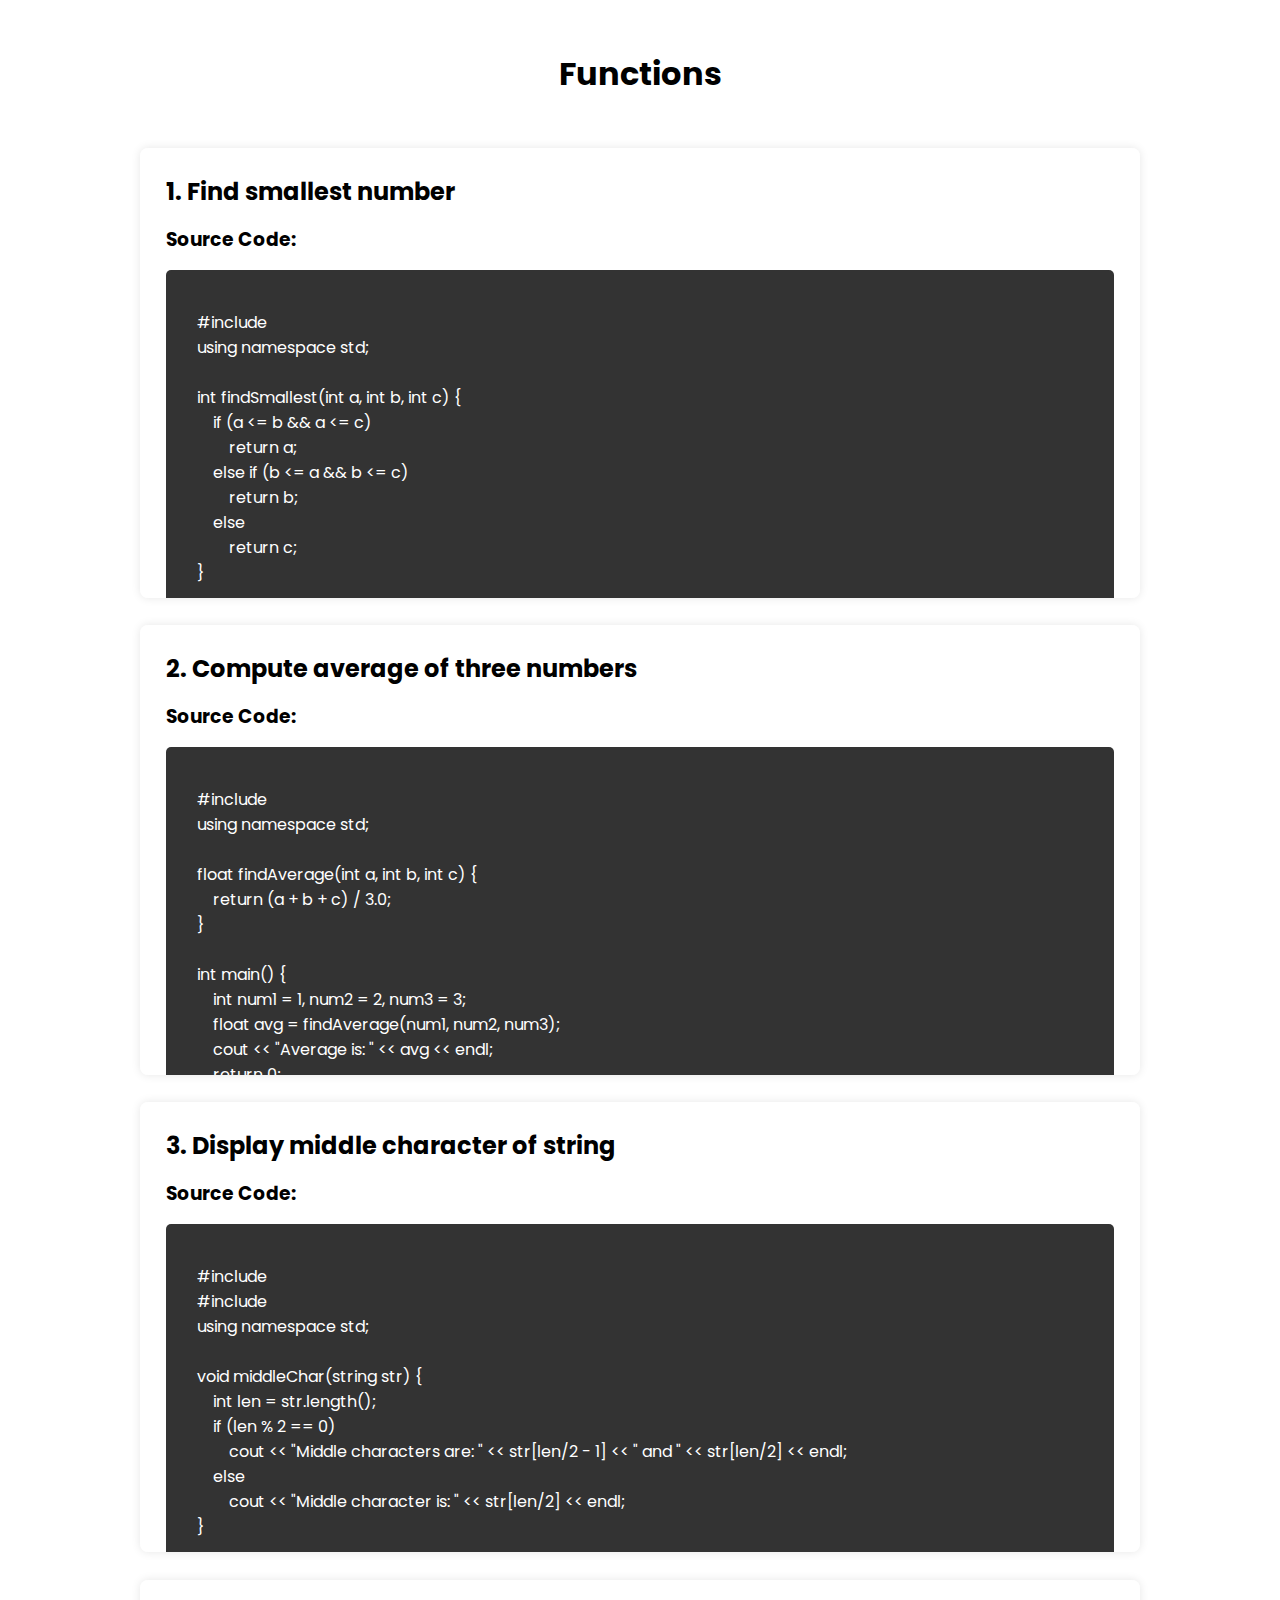
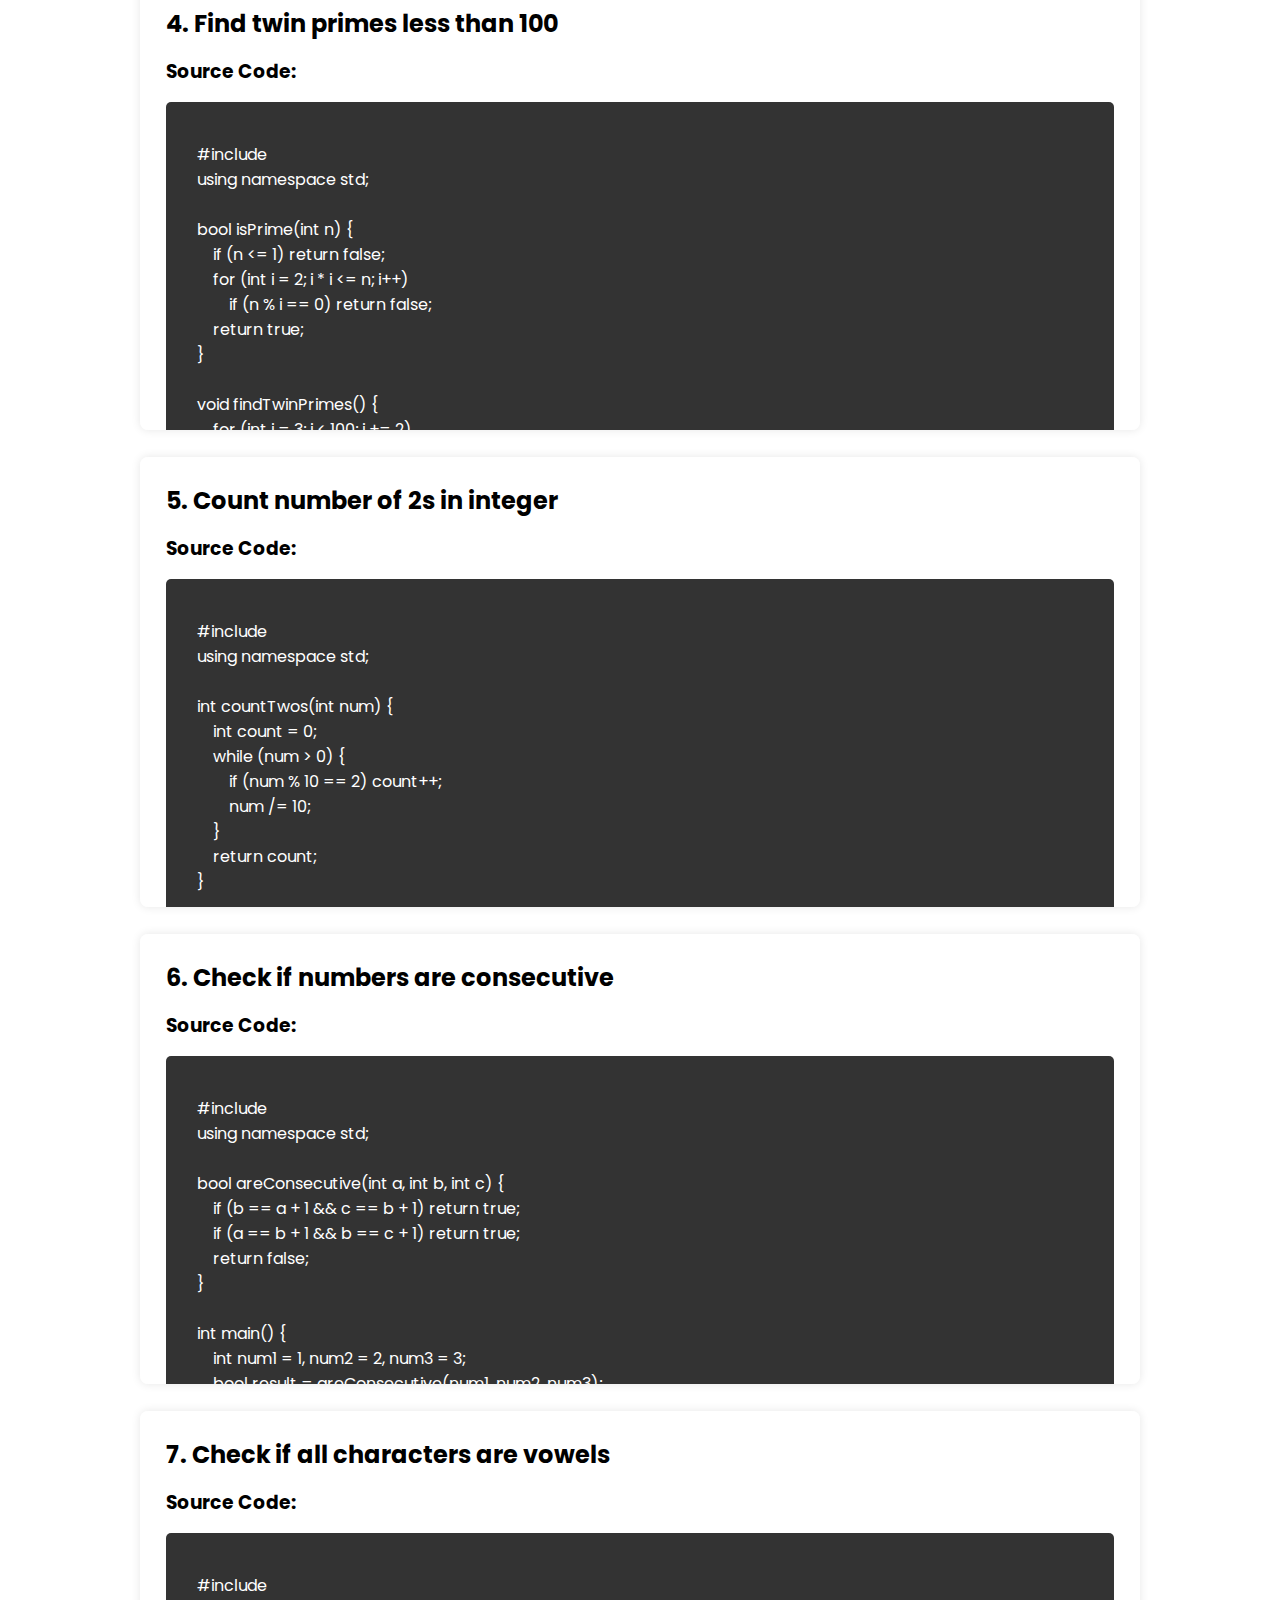
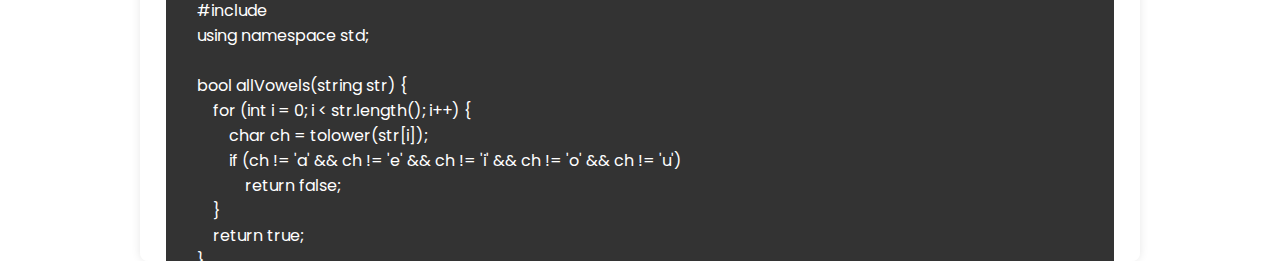
<file: functions.html>
<!DOCTYPE html>
<html lang="en">
<head>
    <meta charset="UTF-8">
    <meta name="viewport" content="width=device-width, initial-scale=1.0">
    <title>Functions-Practice</title>
    <link rel="stylesheet" href="programmes.css">
</head>
<body>
    <h1>Functions</h1>

    <div class="program">
        <h2>1. Find smallest number</h2>
        <h3>Source Code:</h3>
        <pre><code>
    #include <iostream>
    using namespace std;
    
    int findSmallest(int a, int b, int c) {
        if (a <= b && a <= c)
            return a;
        else if (b <= a && b <= c)
            return b;
        else
            return c;
    }
    
    int main() {
        int num1 = 4, num2 = 1, num3 = 7;
        int smallest = findSmallest(num1, num2, num3);
        cout << "Smallest number is: " << smallest << endl;
        return 0;
    }
        </code></pre>
        <h3>Output:</h3>
        <pre>
    Smallest number is: 1
        </pre>
    </div>
    
    <div class="program">
        <h2>2. Compute average of three numbers</h2>
        <h3>Source Code:</h3>
        <pre><code>
    #include <iostream>
    using namespace std;
    
    float findAverage(int a, int b, int c) {
        return (a + b + c) / 3.0;
    }
    
    int main() {
        int num1 = 1, num2 = 2, num3 = 3;
        float avg = findAverage(num1, num2, num3);
        cout << "Average is: " << avg << endl;
        return 0;
    }
        </code></pre>
        <h3>Output:</h3>
        <pre>
    Average is: 2
        </pre>
    </div>
    
    <div class="program">
        <h2>3. Display middle character of string</h2>
        <h3>Source Code:</h3>
        <pre><code>
    #include <iostream>
    #include <string>
    using namespace std;
    
    void middleChar(string str) {
        int len = str.length();
        if (len % 2 == 0)
            cout << "Middle characters are: " << str[len/2 - 1] << " and " << str[len/2] << endl;
        else
            cout << "Middle character is: " << str[len/2] << endl;
    }
    
    int main() {
        string str = "cat";
        middleChar(str);
        return 0;
    }
        </code></pre>
        <h3>Output:</h3>
        <pre>
    Middle character is: a
        </pre>
    </div>
    
    <div class="program">
        <h2>4. Find twin primes less than 100</h2>
        <h3>Source Code:</h3>
        <pre><code>
    #include <iostream>
    using namespace std;
    
    bool isPrime(int n) {
        if (n <= 1) return false;
        for (int i = 2; i * i <= n; i++)
            if (n % i == 0) return false;
        return true;
    }
    
    void findTwinPrimes() {
        for (int i = 3; i < 100; i += 2)
            if (isPrime(i) && isPrime(i + 2))
                cout << "(" << i << ", " << i + 2 << ")" << endl;
    }
    
    int main() {
        findTwinPrimes();
        return 0;
    }
        </code></pre>
        <h3>Output:</h3>
        <pre>
    (3, 5)
    (5, 7)
    (11, 13)
    (17, 19)
    (29, 31)
    (41, 43)
    (59, 61)
    (71, 73)
        </pre>
    </div>
    
    <div class="program">
        <h2>5. Count number of 2s in integer</h2>
        <h3>Source Code:</h3>
        <pre><code>
    #include <iostream>
    using namespace std;
    
    int countTwos(int num) {
        int count = 0;
        while (num > 0) {
            if (num % 10 == 2) count++;
            num /= 10;
        }
        return count;
    }
    
    int main() {
        int num = 122;
        int result = countTwos(num);
        cout << "Number of 2s: " << result << endl;
        return 0;
    }
        </code></pre>
        <h3>Output:</h3>
        <pre>
    Number of 2s: 2
        </pre>
    </div>
    
    <div class="program">
        <h2>6. Check if numbers are consecutive</h2>
        <h3>Source Code:</h3>
        <pre><code>
    #include <iostream>
    using namespace std;
    
    bool areConsecutive(int a, int b, int c) {
        if (b == a + 1 && c == b + 1) return true;
        if (a == b + 1 && b == c + 1) return true;
        return false;
    }
    
    int main() {
        int num1 = 1, num2 = 2, num3 = 3;
        bool result = areConsecutive(num1, num2, num3);
        cout << "Are consecutive: " << (result ? "true" : "false") << endl;
        return 0;
    }
        </code></pre>
        <h3>Output:</h3>
        <pre>
    Are consecutive: true
        </pre>
    </div>
    
    <div class="program">
        <h2>7. Check if all characters are vowels</h2>
        <h3>Source Code:</h3>
        <pre><code>
    #include <iostream>
    #include <string>
    using namespace std;
    
    bool allVowels(string str) {
        for (int i = 0; i < str.length(); i++) {
            char ch = tolower(str[i]);
            if (ch != 'a' && ch != 'e' && ch != 'i' && ch != 'o' && ch != 'u')
                return false;
        }
        return true;
    }
    
    int main() {
        string str = "aei";
        bool result = allVowels(str);
        cout << "All vowels: " << (result ? "true" : "false") << endl;
        return 0;
    }
        </code></pre>
        <h3>Output:</h3>
        <pre>
    All vowels: true
        </pre>
    </div>
</body>
</html>
</file>
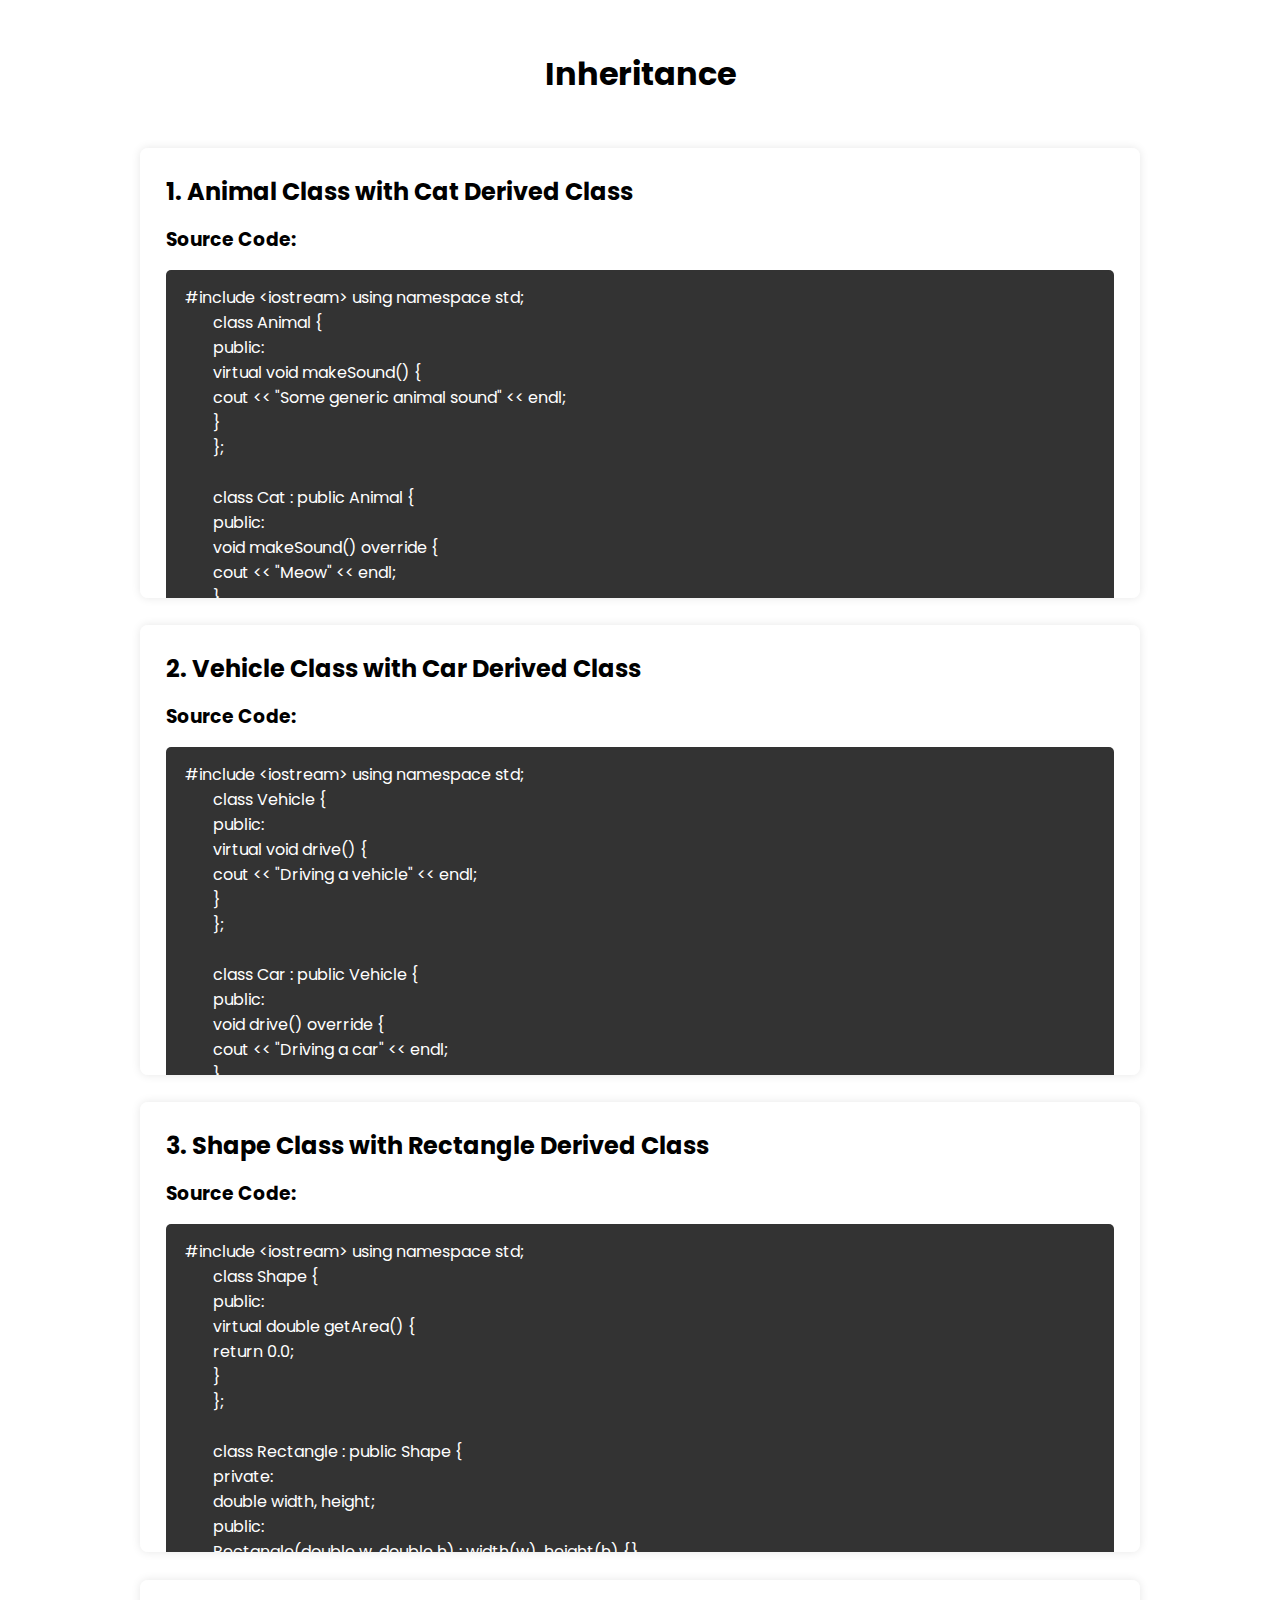
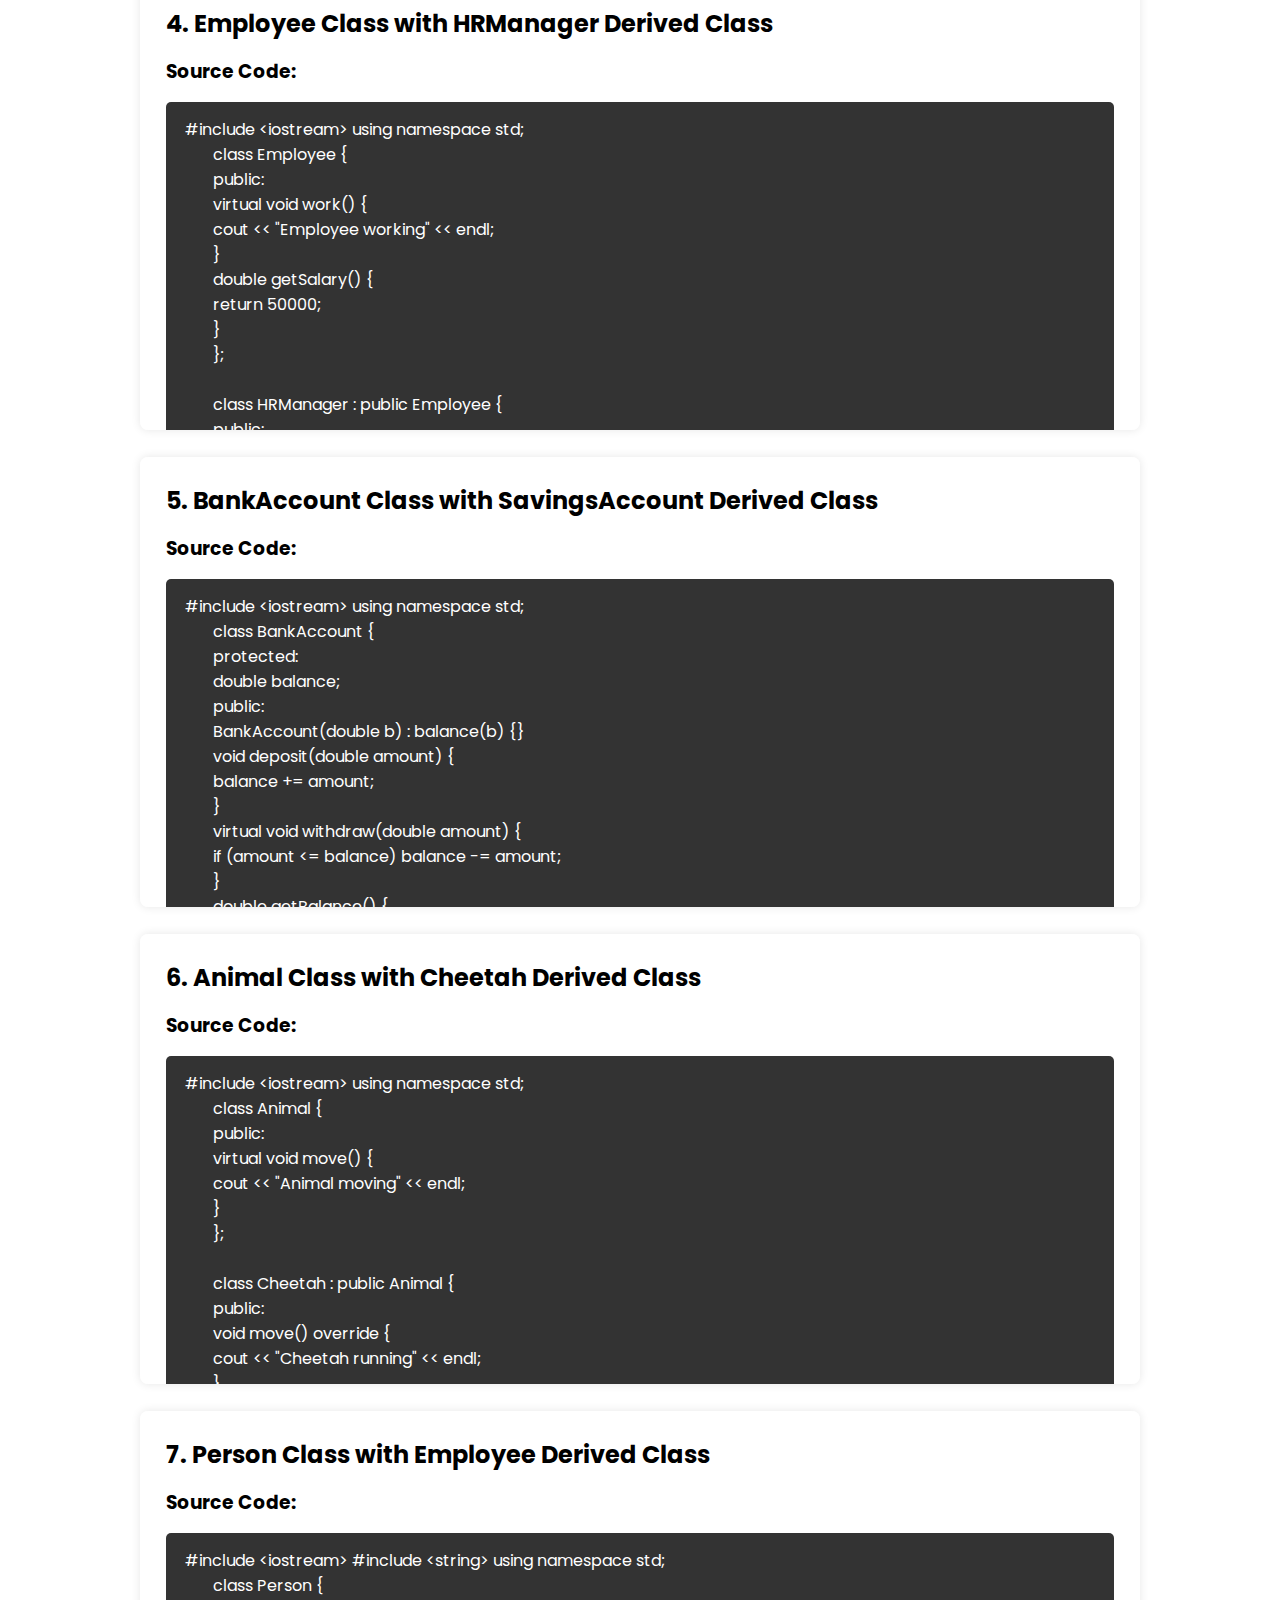
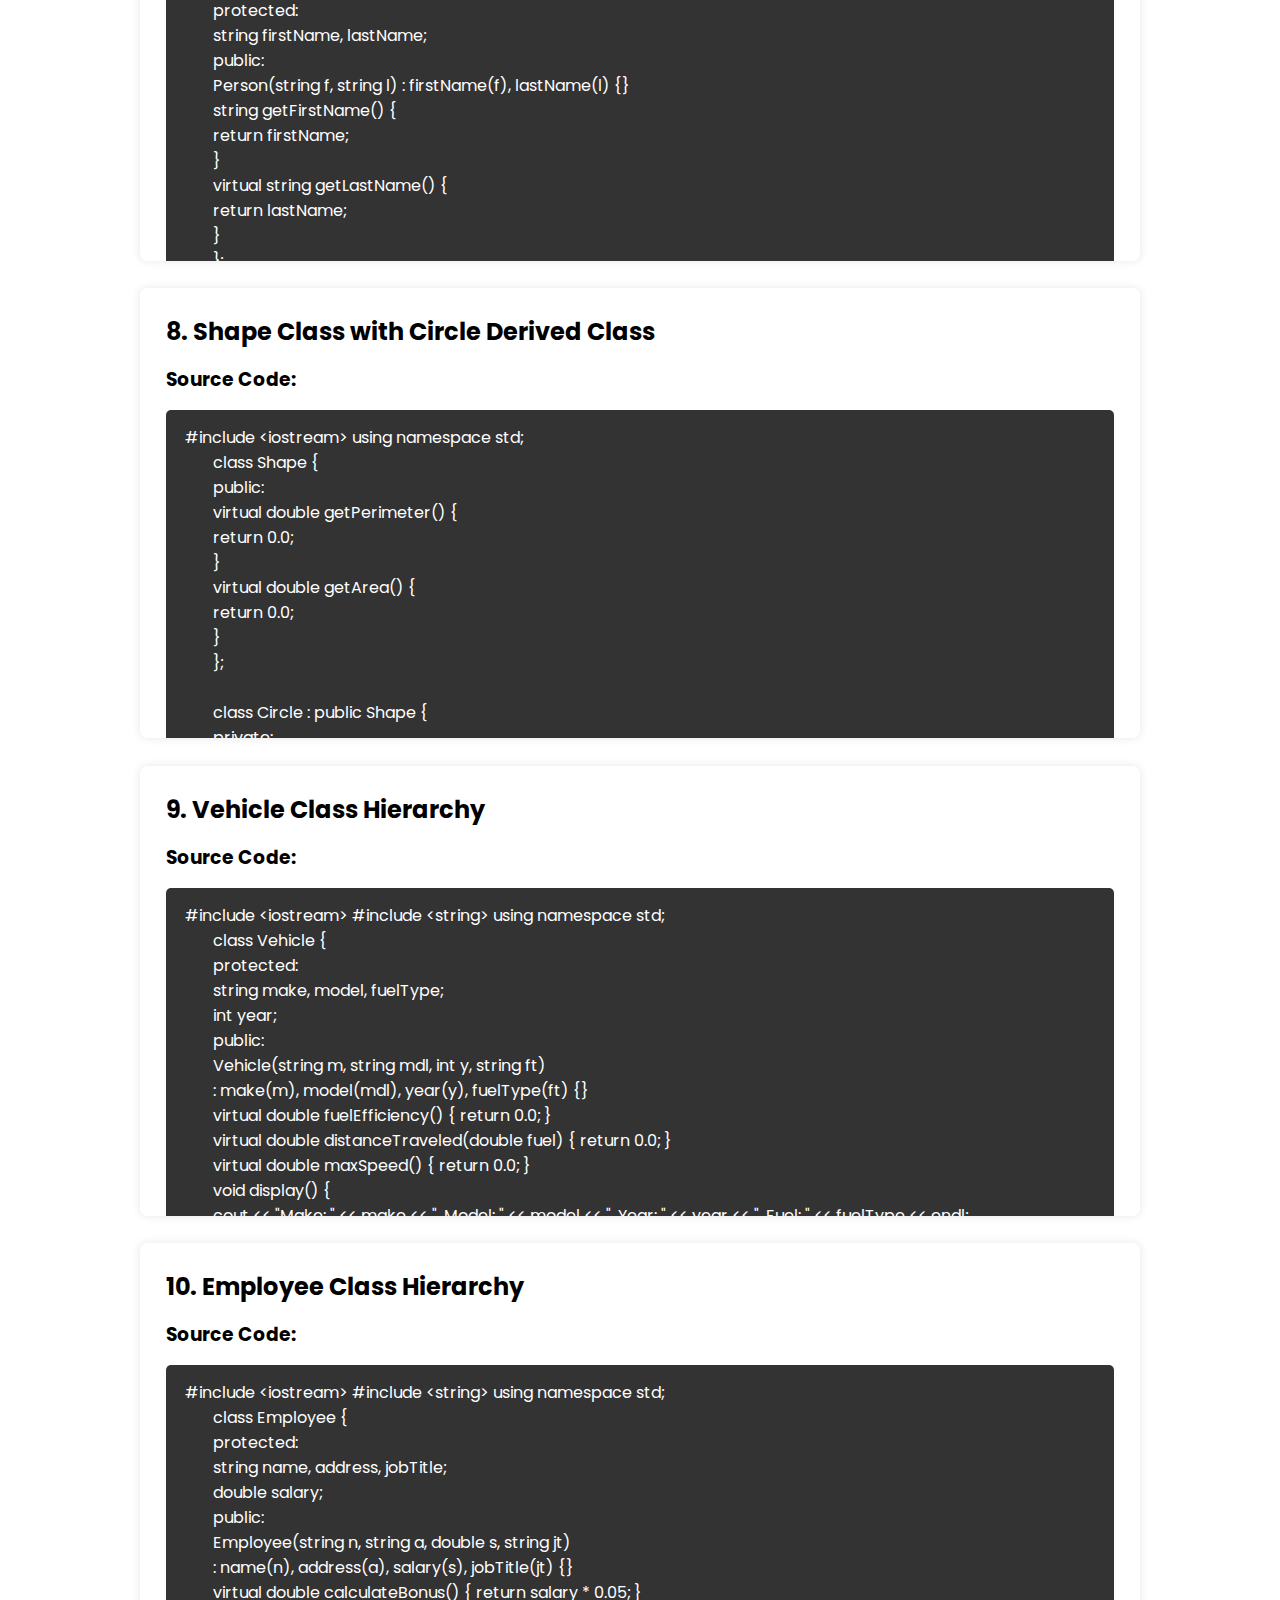
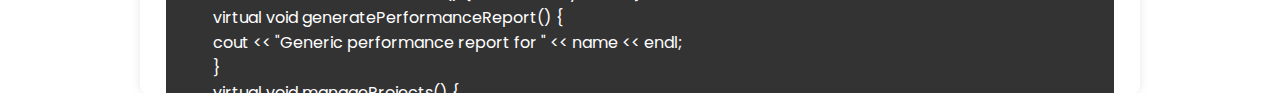
<file: inheritance.html>
<!DOCTYPE html>
<html lang="en">
  <head>
    <meta charset="UTF-8" />
    <meta name="viewport" content="width=device-width, initial-scale=1.0" />
    <title>Inheritance</title>
    <link rel="stylesheet" href="programmes.css" />
  </head>
  <body>
    <h1>Inheritance</h1>

    <div class="program">
      <h2>1. Animal Class with Cat Derived Class</h2>
      <h3>Source Code:</h3>
      <pre><code> #include &lt;iostream&gt; using namespace std;
        class Animal {
        public:
        virtual void makeSound() {
        cout << "Some generic animal sound" << endl;
        }
        };
        
        class Cat : public Animal {
        public:
        void makeSound() override {
        cout << "Meow" << endl;
        }
        };
        
        int main() {
        Cat animal;
        animal.makeSound();
        return 0;
        }
        </code></pre>

      <h3>Output:</h3>
      <pre> Meow </pre>
    </div>
    <div class="program">
      <h2>2. Vehicle Class with Car Derived Class</h2>
      <h3>Source Code:</h3>
      <pre><code> #include &lt;iostream&gt; using namespace std;
        class Vehicle {
        public:
        virtual void drive() {
        cout << "Driving a vehicle" << endl;
        }
        };
        
        class Car : public Vehicle {
        public:
        void drive() override {
        cout << "Driving a car" << endl;
        }
        };
        
        int main() {
        Car vehicle;
        vehicle.drive();
        return 0;
        }
        </code></pre>

      <h3>Output:</h3>
      <pre> Driving a car </pre>
    </div>
    <div class="program">
      <h2>3. Shape Class with Rectangle Derived Class</h2>
      <h3>Source Code:</h3>
      <pre><code> #include &lt;iostream&gt; using namespace std;
        class Shape {
        public:
        virtual double getArea() {
        return 0.0;
        }
        };
        
        class Rectangle : public Shape {
        private:
        double width, height;
        public:
        Rectangle(double w, double h) : width(w), height(h) {}
        double getArea() override {
        return width * height;
        }
        };
        
        int main() {
        Rectangle shape(5, 3);
        cout << "Area: " << shape.getArea() << endl;
        return 0;
        }
        </code></pre>

      <h3>Output:</h3>
      <pre> Area: 15 </pre>
    </div>
    <div class="program">
      <h2>4. Employee Class with HRManager Derived Class</h2>
      <h3>Source Code:</h3>
      <pre><code> #include &lt;iostream&gt; using namespace std;
        class Employee {
        public:
        virtual void work() {
        cout << "Employee working" << endl;
        }
        double getSalary() {
        return 50000;
        }
        };
        
        class HRManager : public Employee {
        public:
        void work() override {
        cout << "HR Manager managing HR tasks" << endl;
        }
        void addEmployee() {
        cout << "Adding a new employee" << endl;
        }
        };
        
        int main() {
        HRManager hr;
        hr.work();
        cout << "Salary: " << hr.getSalary() << endl;
        hr.addEmployee();
        return 0;
        }
        </code></pre>

      <h3>Output:</h3>
      <pre>
 HR Manager managing HR tasks Salary: 50000 Adding a new employee </pre
      >
    </div>
    <div class="program">
      <h2>5. BankAccount Class with SavingsAccount Derived Class</h2>
      <h3>Source Code:</h3>
      <pre><code> #include &lt;iostream&gt; using namespace std;
        class BankAccount {
        protected:
        double balance;
        public:
        BankAccount(double b) : balance(b) {}
        void deposit(double amount) {
        balance += amount;
        }
        virtual void withdraw(double amount) {
        if (amount <= balance) balance -= amount;
        }
        double getBalance() {
        return balance;
        }
        };
        
        class SavingsAccount : public BankAccount {
        public:
        SavingsAccount(double b) : BankAccount(b) {}
        void withdraw(double amount) override {
        if (balance - amount >= 100) {
        balance -= amount;
        cout << "Withdrawal successful" << endl;
        } else {
        cout << "Cannot withdraw, balance would fall below 100" << endl;
        }
        }
        };
        
        int main() {
        SavingsAccount acc(200);
        acc.withdraw(50);
        cout << "Balance: " << acc.getBalance() << endl;
        acc.withdraw(150);
        cout << "Balance: " << acc.getBalance() << endl;
        return 0;
        }
        </code></pre>

      <h3>Output:</h3>
      <pre>
 Withdrawal successful Balance: 150 Cannot withdraw, balance would fall below 100 Balance: 150 </pre
      >
    </div>
    <div class="program">
      <h2>6. Animal Class with Cheetah Derived Class</h2>
      <h3>Source Code:</h3>
      <pre><code> #include &lt;iostream&gt; using namespace std;
        class Animal {
        public:
        virtual void move() {
        cout << "Animal moving" << endl;
        }
        };
        
        class Cheetah : public Animal {
        public:
        void move() override {
        cout << "Cheetah running" << endl;
        }
        };
        
        int main() {
        Cheetah animal;
        animal.move();
        return 0;
        }
        </code></pre>

      <h3>Output:</h3>
      <pre> Cheetah running </pre>
    </div>
    <div class="program">
      <h2>7. Person Class with Employee Derived Class</h2>
      <h3>Source Code:</h3>
      <pre><code> #include &lt;iostream&gt; #include &lt;string&gt; using namespace std;
        class Person {
        protected:
        string firstName, lastName;
        public:
        Person(string f, string l) : firstName(f), lastName(l) {}
        string getFirstName() {
        return firstName;
        }
        virtual string getLastName() {
        return lastName;
        }
        };
        
        class Employee : public Person {
        private:
        string employeeId, jobTitle;
        public:
        Employee(string f, string l, string id, string title)
        : Person(f, l), employeeId(id), jobTitle(title) {}
        string getLastName() override {
        return lastName + " (" + jobTitle + ")";
        }
        string getEmployeeId() {
        return employeeId;
        }
        };
        
        int main() {
        Employee emp("John", "Doe", "E123", "Developer");
        cout << "First Name: " << emp.getFirstName() << endl;
        cout << "Last Name: " << emp.getLastName() << endl;
        cout << "Employee ID: " << emp.getEmployeeId() << endl;
        return 0;
        }
        </code></pre>

      <h3>Output:</h3>
      <pre> First Name: John Last Name: Doe (Developer) Employee ID: E123 </pre>
    </div>
    <div class="program">
      <h2>8. Shape Class with Circle Derived Class</h2>
      <h3>Source Code:</h3>
      <pre><code> #include &lt;iostream&gt; using namespace std;
        class Shape {
        public:
        virtual double getPerimeter() {
        return 0.0;
        }
        virtual double getArea() {
        return 0.0;
        }
        };
        
        class Circle : public Shape {
        private:
        double radius;
        public:
        Circle(double r) : radius(r) {}
        double getPerimeter() override {
        return 2 * 3.14159 * radius;
        }
        double getArea() override {
        return 3.14159 * radius * radius;
        }
        };
        
        int main() {
        Circle shape(5);
        cout << "Perimeter: " << shape.getPerimeter() << endl;
        cout << "Area: " << shape.getArea() << endl;
        return 0;
        }
        </code></pre>

      <h3>Output:</h3>
      <pre> Perimeter: 31.4159 Area: 78.5397 </pre>
    </div>
    <div class="program">
      <h2>9. Vehicle Class Hierarchy</h2>
      <h3>Source Code:</h3>
      <pre><code> #include &lt;iostream&gt; #include &lt;string&gt; using namespace std;
        class Vehicle {
        protected:
        string make, model, fuelType;
        int year;
        public:
        Vehicle(string m, string mdl, int y, string ft)
        : make(m), model(mdl), year(y), fuelType(ft) {}
        virtual double fuelEfficiency() { return 0.0; }
        virtual double distanceTraveled(double fuel) { return 0.0; }
        virtual double maxSpeed() { return 0.0; }
        void display() {
        cout << "Make: " << make << ", Model: " << model << ", Year: " << year << ", Fuel: " << fuelType << endl;
        }
        };
        
        class Truck : public Vehicle {
        public:
        Truck(string m, string mdl, int y, string ft) : Vehicle(m, mdl, y, ft) {}
        double fuelEfficiency() override { return 10.5; }
        double distanceTraveled(double fuel) override { return fuel * fuelEfficiency(); }
        double maxSpeed() override { return 80.0; }
        };
        
        class Car : public Vehicle {
        public:
        Car(string m, string mdl, int y, string ft) : Vehicle(m, mdl, y, ft) {}
        double fuelEfficiency() override { return 25.0; }
        double distanceTraveled(double fuel) override { return fuel * fuelEfficiency(); }
        double maxSpeed() override { return 120.0; }
        };
        
        class Motorcycle : public Vehicle {
        public:
        Motorcycle(string m, string mdl, int y, string ft) : Vehicle(m, mdl, y, ft) {}
        double fuelEfficiency() override { return 40.0; }
        double distanceTraveled(double fuel) override { return fuel * fuelEfficiency(); }
        double maxSpeed() override { return 150.0; }
        };
        
        int main() {
        Truck truck("Ford", "F150", 2020, "Diesel");
        Car car("Toyota", "Camry", 2021, "Gasoline");
        Motorcycle bike("Honda", "CBR", 2022, "Gasoline");
        
        truck.display();
        cout << "Fuel Efficiency: " << truck.fuelEfficiency() << " mpg" << endl;
        cout << "Distance (10 gal): " << truck.distanceTraveled(10) << " miles" << endl;
        cout << "Max Speed: " << truck.maxSpeed() << " mph" << endl;
        
        car.display();
        cout << "Fuel Efficiency: " << car.fuelEfficiency() << " mpg" << endl;
        cout << "Distance (10 gal): " << car.distanceTraveled(10) << " miles" << endl;
        cout << "Max Speed: " << car.maxSpeed() << " mph" << endl;
        
        bike.display();
        cout << "Fuel Efficiency: " << bike.fuelEfficiency() << " mpg" << endl;
        cout << "Distance (10 gal): " << bike.distanceTraveled(10) << " miles" << endl;
        cout << "Max Speed: " << bike.maxSpeed() << " mph" << endl;
        
        return 0;
        }
        </code></pre>

      <h3>Output:</h3>
      <pre>
 Make: Ford, Model: F150, Year: 2020, Fuel: Diesel Fuel Efficiency: 10.5 mpg Distance (10 gal): 105 miles Max Speed: 80 mph Make: Toyota, Model: Camry, Year: 2021, Fuel: Gasoline Fuel Efficiency: 25 mpg Distance (10 gal): 250 miles Max Speed: 120 mph Make: Honda, Model: CBR, Year: 2022, Fuel: Gasoline Fuel Efficiency: 40 mpg Distance (10 gal): 400 miles Max Speed: 150 mph </pre
      >
    </div>
    <div class="program">
      <h2>10. Employee Class Hierarchy</h2>
      <h3>Source Code:</h3>
      <pre><code> #include &lt;iostream&gt; #include &lt;string&gt; using namespace std;
        class Employee {
        protected:
        string name, address, jobTitle;
        double salary;
        public:
        Employee(string n, string a, double s, string jt)
        : name(n), address(a), salary(s), jobTitle(jt) {}
        virtual double calculateBonus() { return salary * 0.05; }
        virtual void generatePerformanceReport() {
        cout << "Generic performance report for " << name << endl;
        }
        virtual void manageProjects() {
        cout << name << " is managing generic projects" << endl;
        }
        void display() {
        cout << "Name: " << name << ", Address: " << address << ", Salary: " << salary
        << ", Job Title: " << jobTitle << endl;
        }
        };
        
        class Manager : public Employee {
        public:
        Manager(string n, string a, double s, string jt) : Employee(n, a, s, jt) {}
        double calculateBonus() override { return salary * 0.15; }
        void generatePerformanceReport() override {
        cout << "Manager performance report for " << name << endl;
        }
        void manageProjects() override {
        cout << name << " is managing team projects" << endl;
        }
        };
        
        class Developer : public Employee {
        public:
        Developer(string n, string a, double s, string jt) : Employee(n, a, s, jt) {}
        double calculateBonus() override { return salary * 0.10; }
        void generatePerformanceReport() override {
        cout << "Developer performance report for " << name << endl;
        }
        void manageProjects() override {
        cout << name << " is managing development projects" << endl;
        }
        };
        
        class Programmer : public Employee {
        public:
        Programmer(string n, string a, double s, string jt) : Employee(n, a, s, jt) {}
        double calculateBonus() override { return salary * 0.08; }
        void generatePerformanceReport() override {
        cout << "Programmer performance report for " << name << endl;
        }
        void manageProjects() override {
        cout << name << " is managing coding projects" << endl;
        }
        };
        
        int main() {
        Manager mgr("Alice", "123 St", 80000, "Manager");
        Developer dev("Bob", "456 St", 60000, "Developer");
        Programmer prog("Charlie", "789 St", 50000, "Programmer");
        
        mgr.display();
        cout << "Bonus: " << mgr.calculateBonus() << endl;
        mgr.generatePerformanceReport();
        mgr.manageProjects();
        
        dev.display();
        cout << "Bonus: " << dev.calculateBonus() << endl;
        dev.generatePerformanceReport();
        dev.manageProjects();
        
        prog.display();
        cout << "Bonus: " << prog.calculateBonus() << endl;
        prog.generatePerformanceReport();
        prog.manageProjects();
        
        return 0;
        }
        </code></pre>

      <h3>Output:</h3>
      <pre>
 Name: Alice, Address: 123 St, Salary: 80000, Job Title: Manager Bonus: 12000 Manager performance report for Alice Alice is managing team projects Name: Bob, Address: 456 St, Salary: 60000, Job Title: Developer Bonus: 6000 Developer performance report for Bob Bob is managing development projects Name: Charlie, Address: 789 St, Salary: 50000, Job Title: Programmer Bonus: 4000 Programmer performance report for Charlie Charlie is managing coding projects </pre
      >
    </div>
  </body>
</html>
</file>
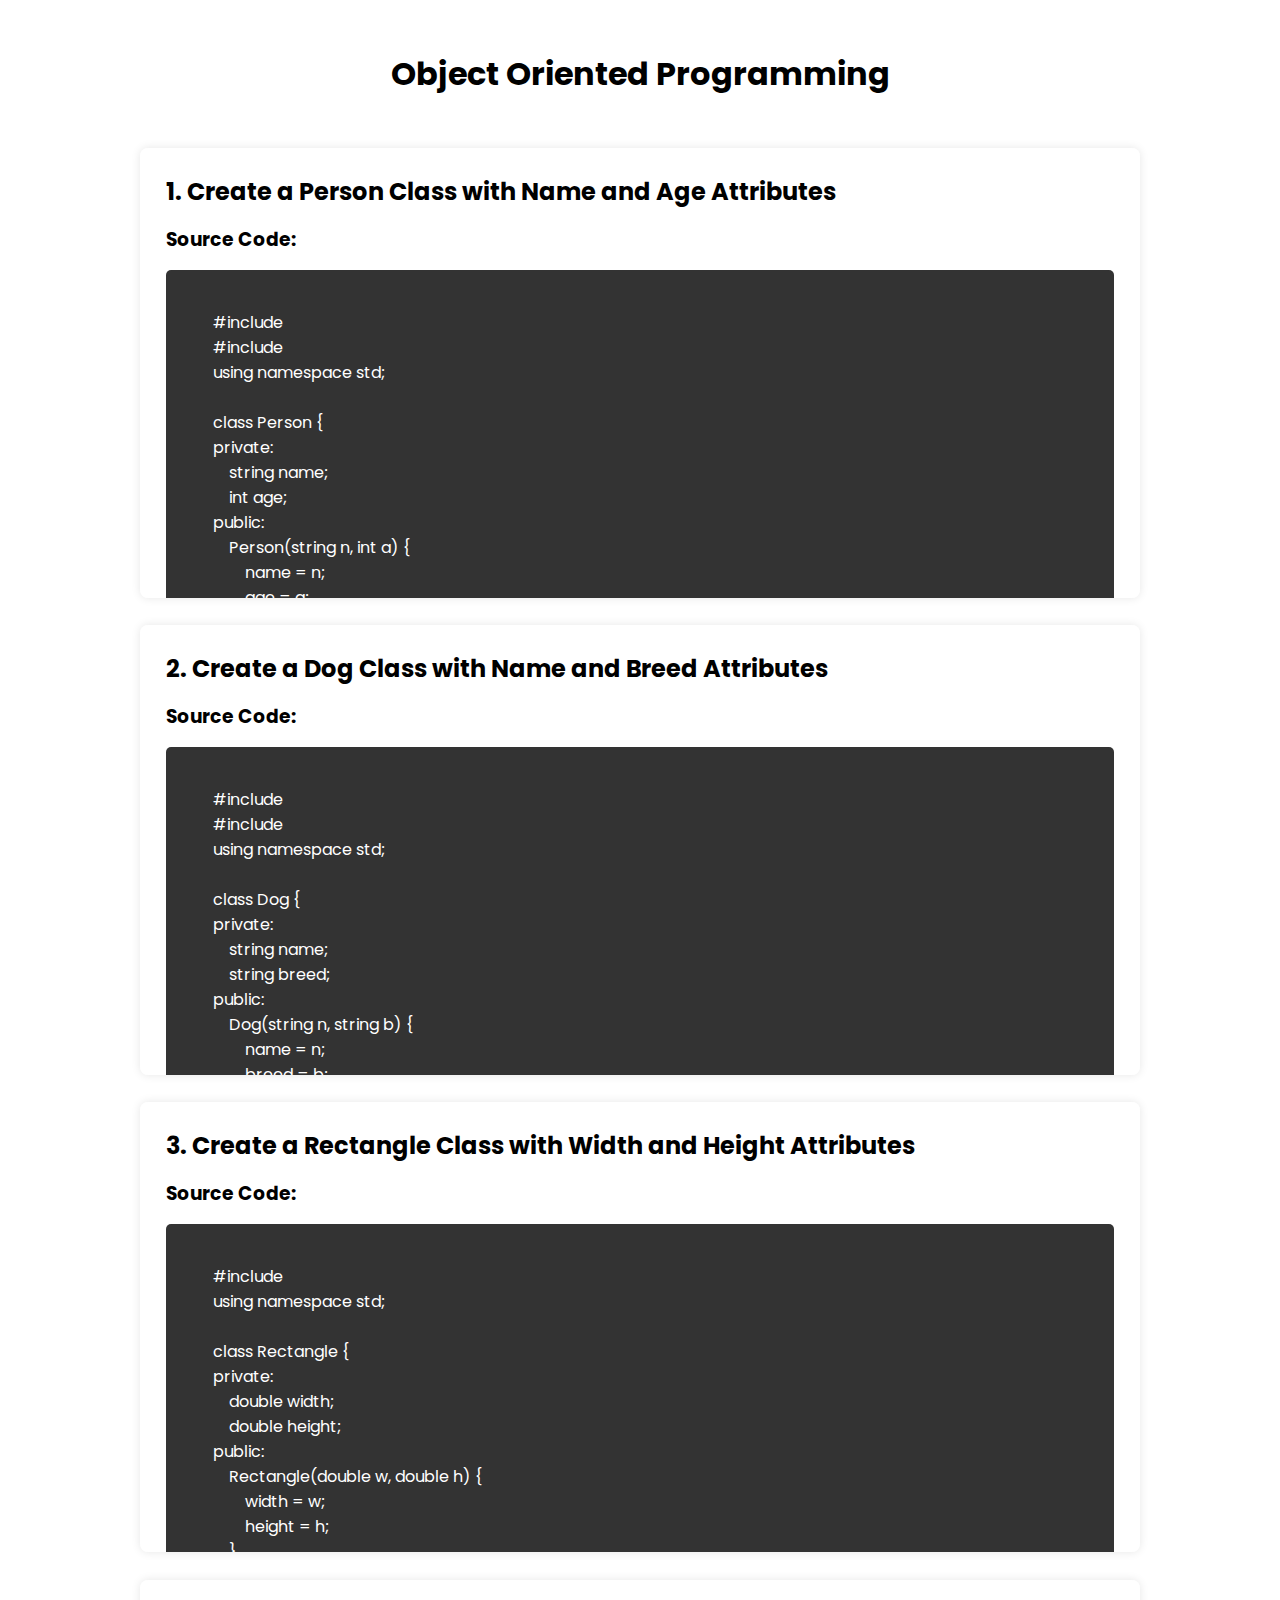
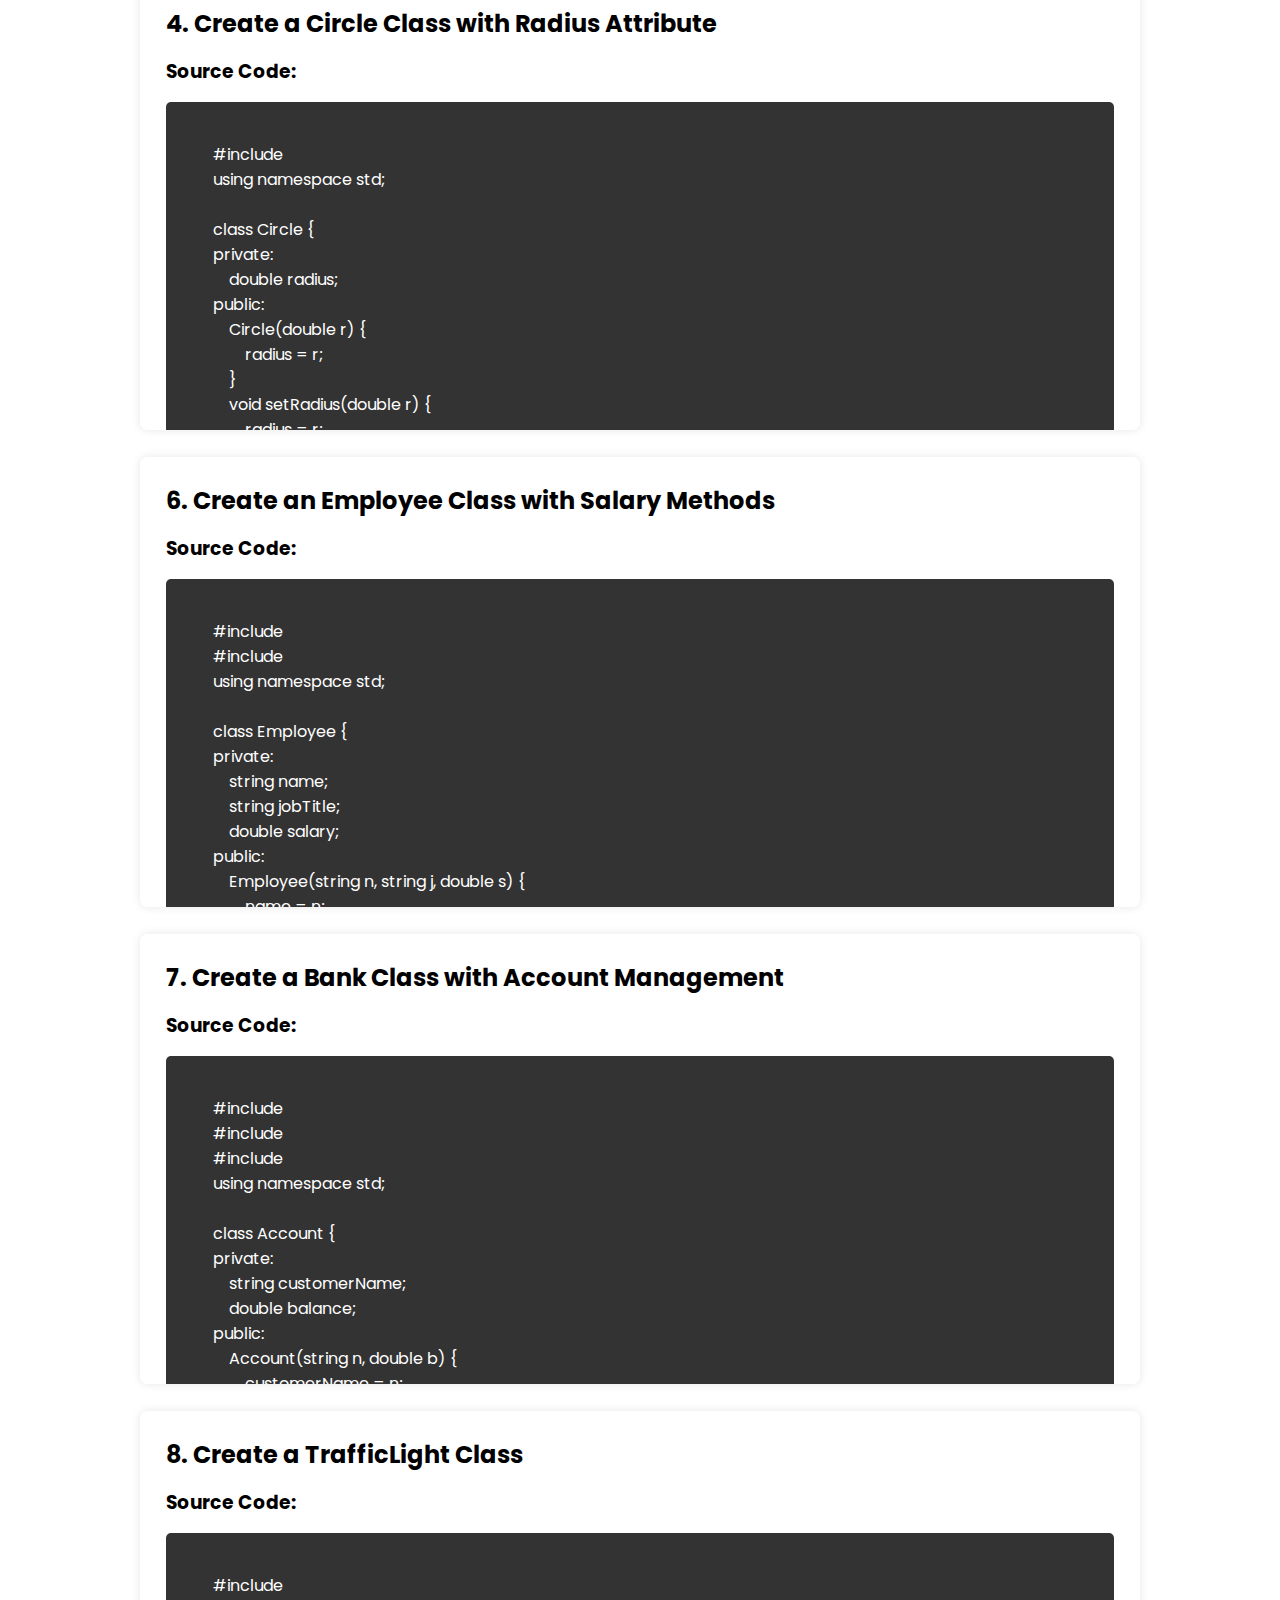
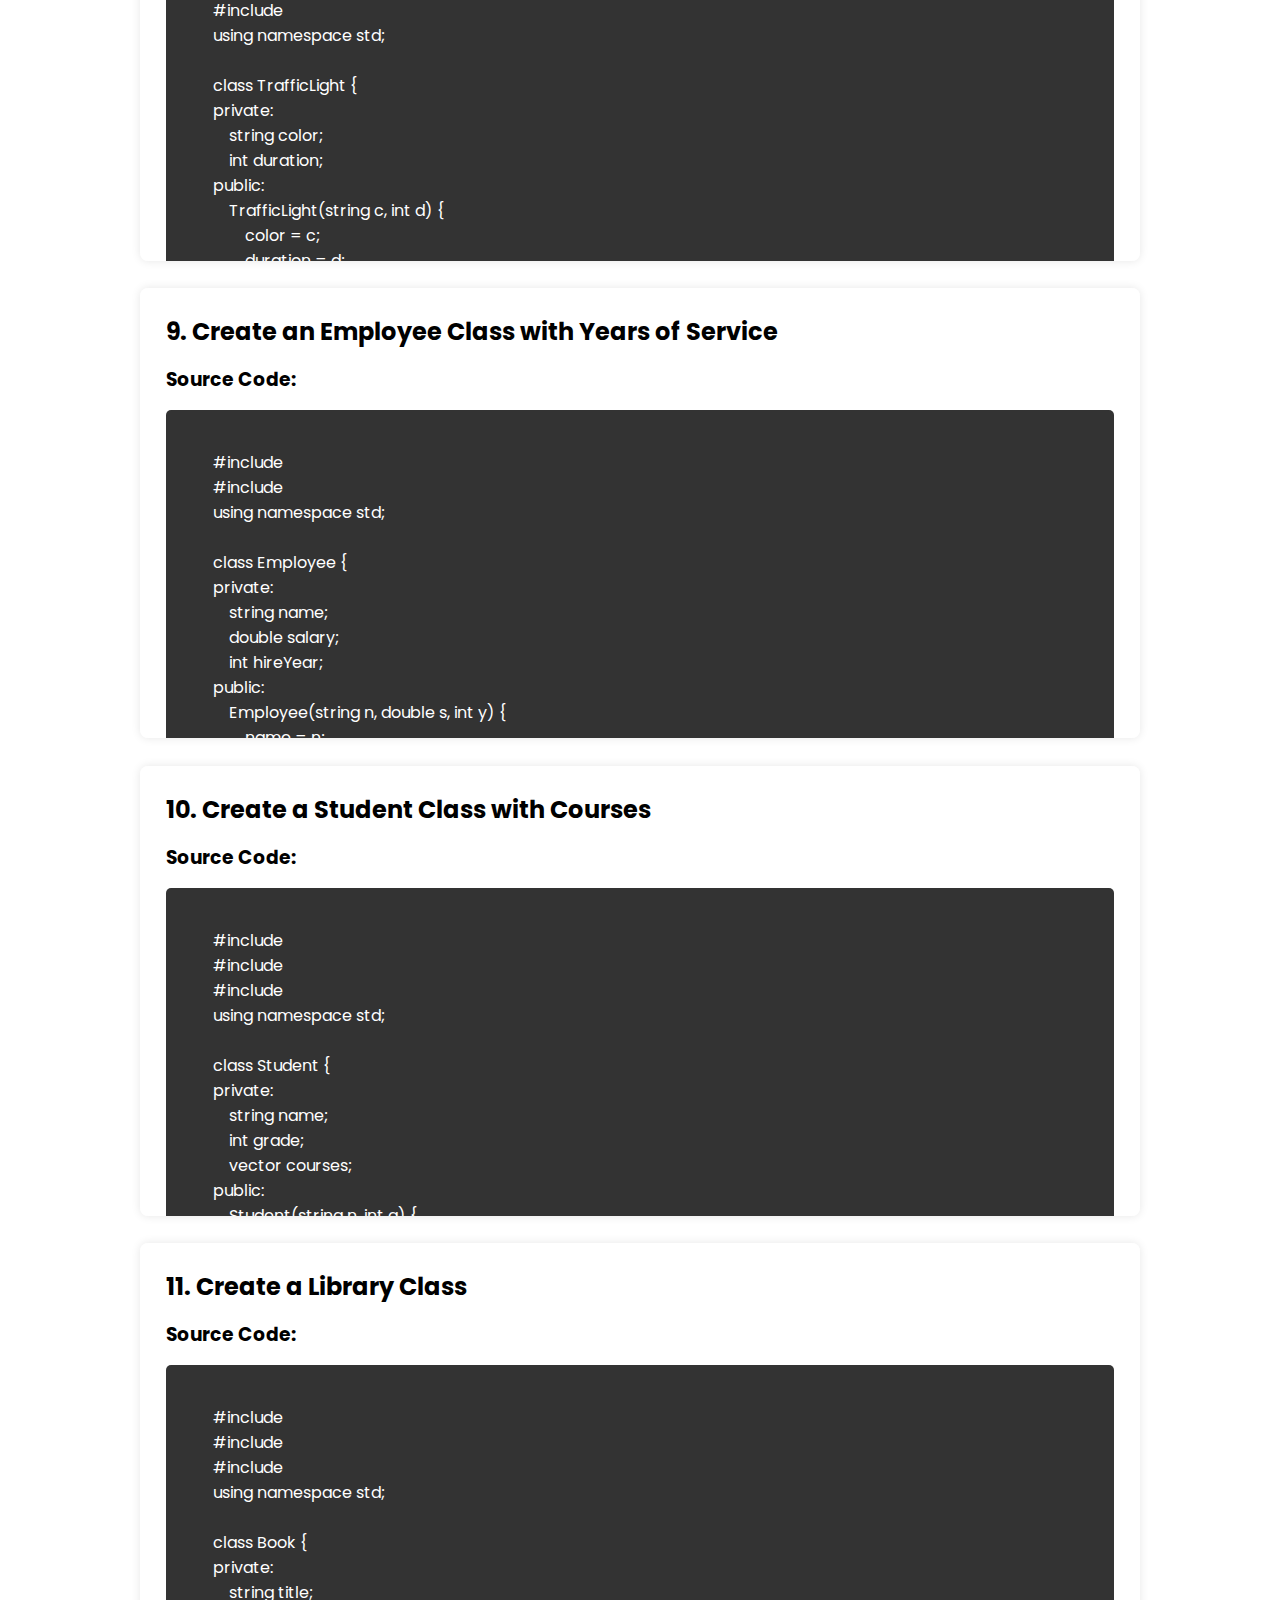
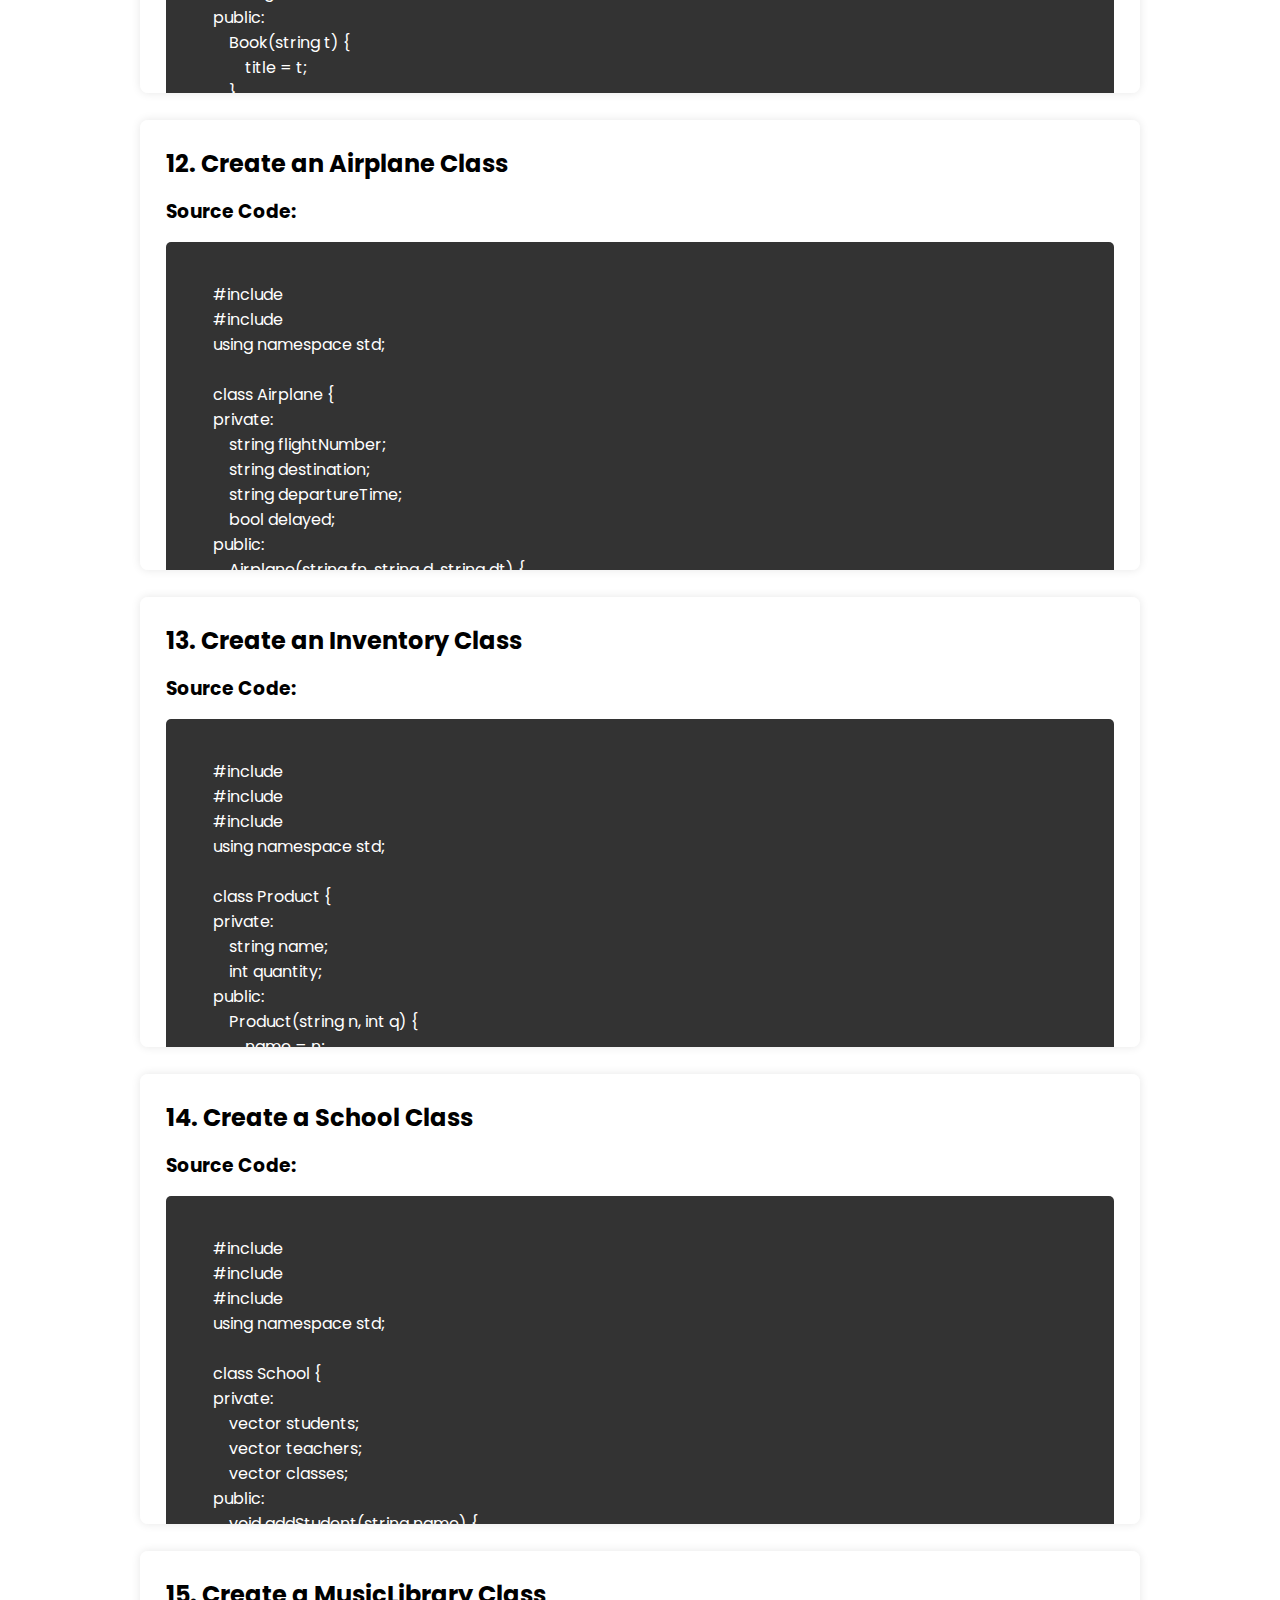
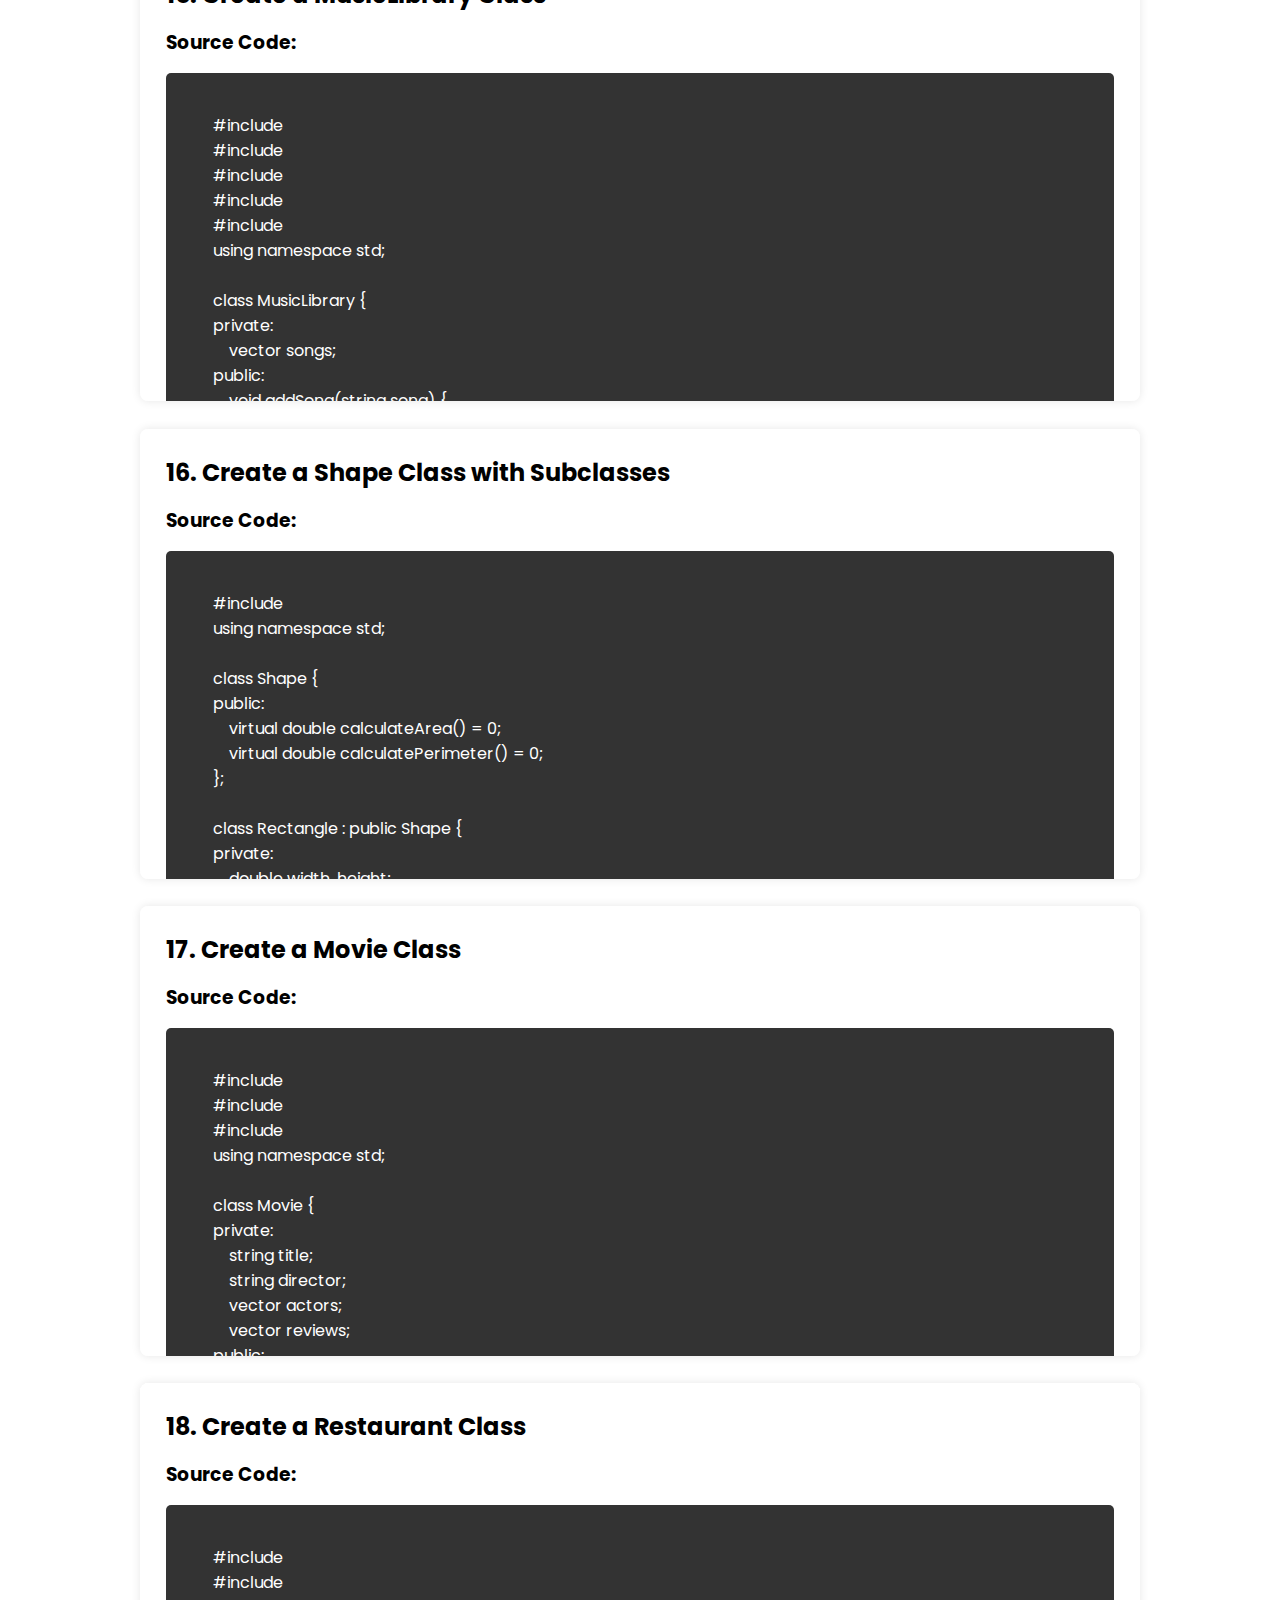
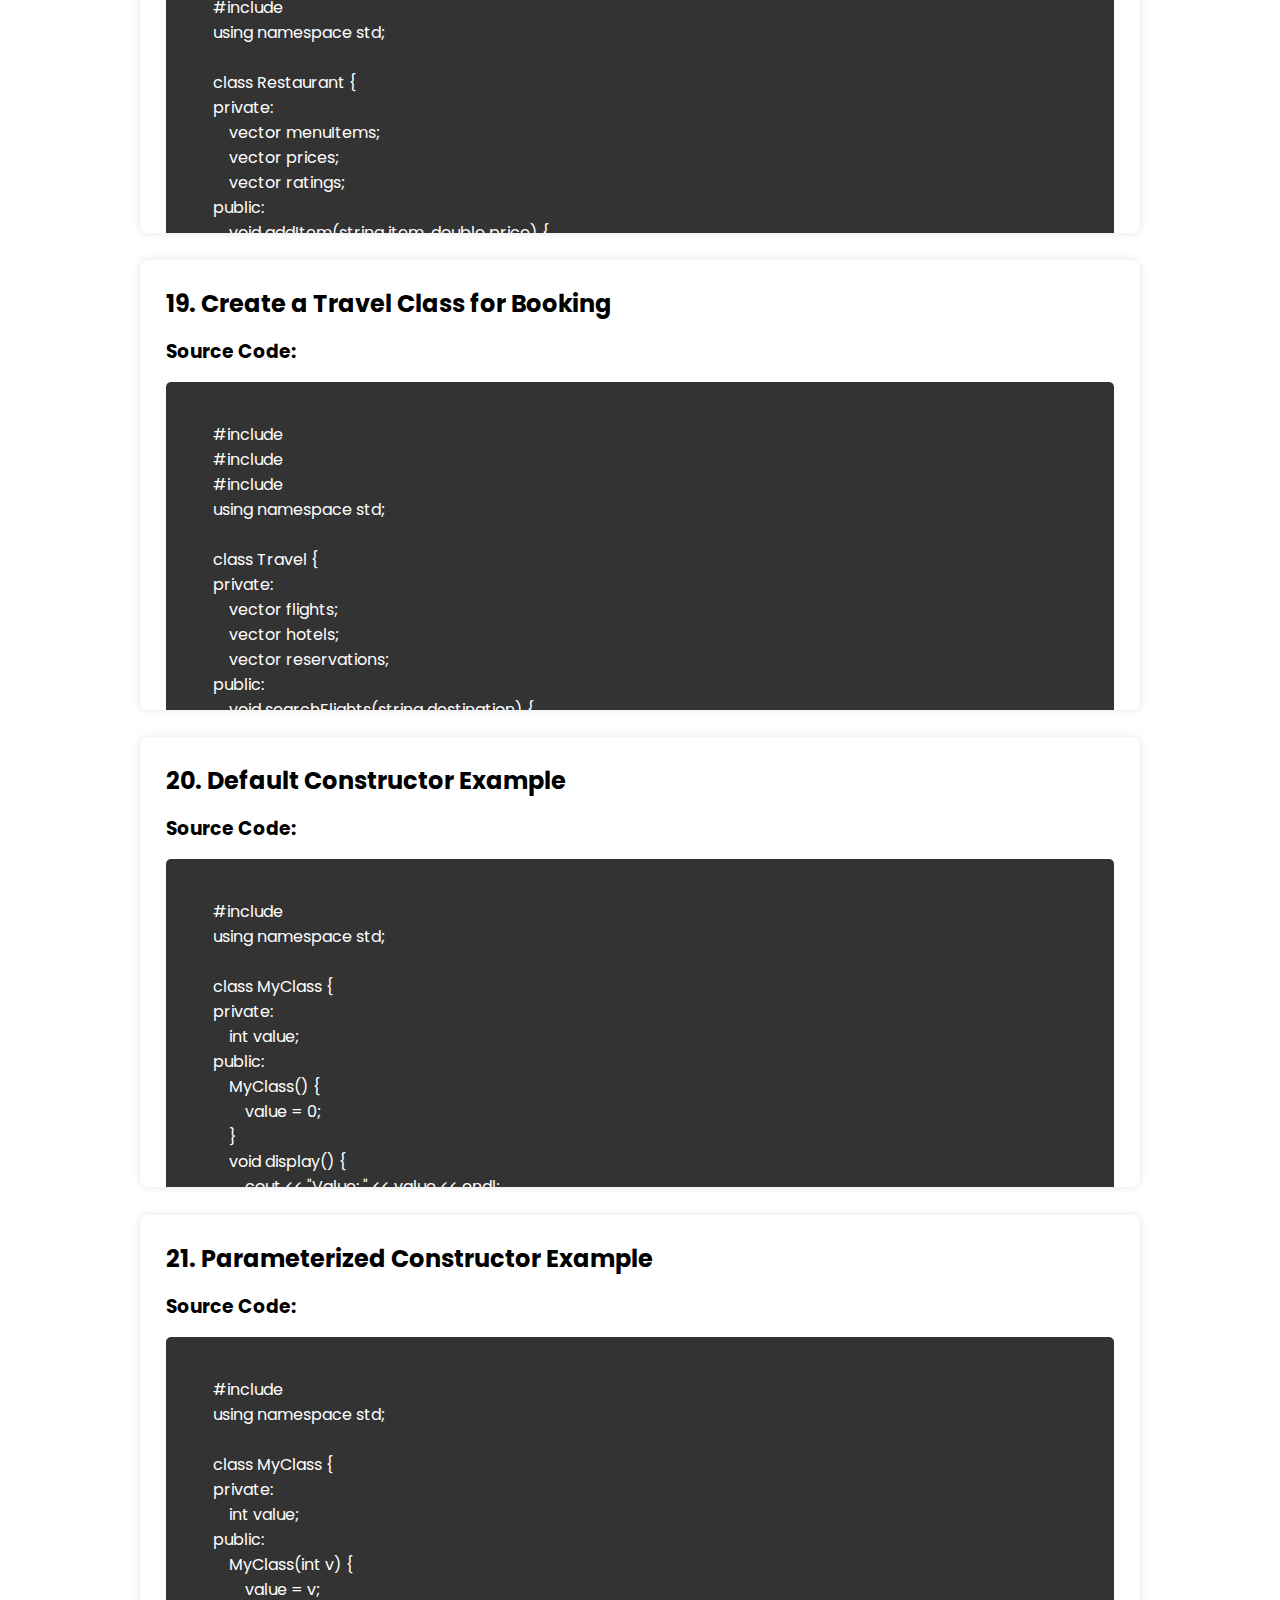
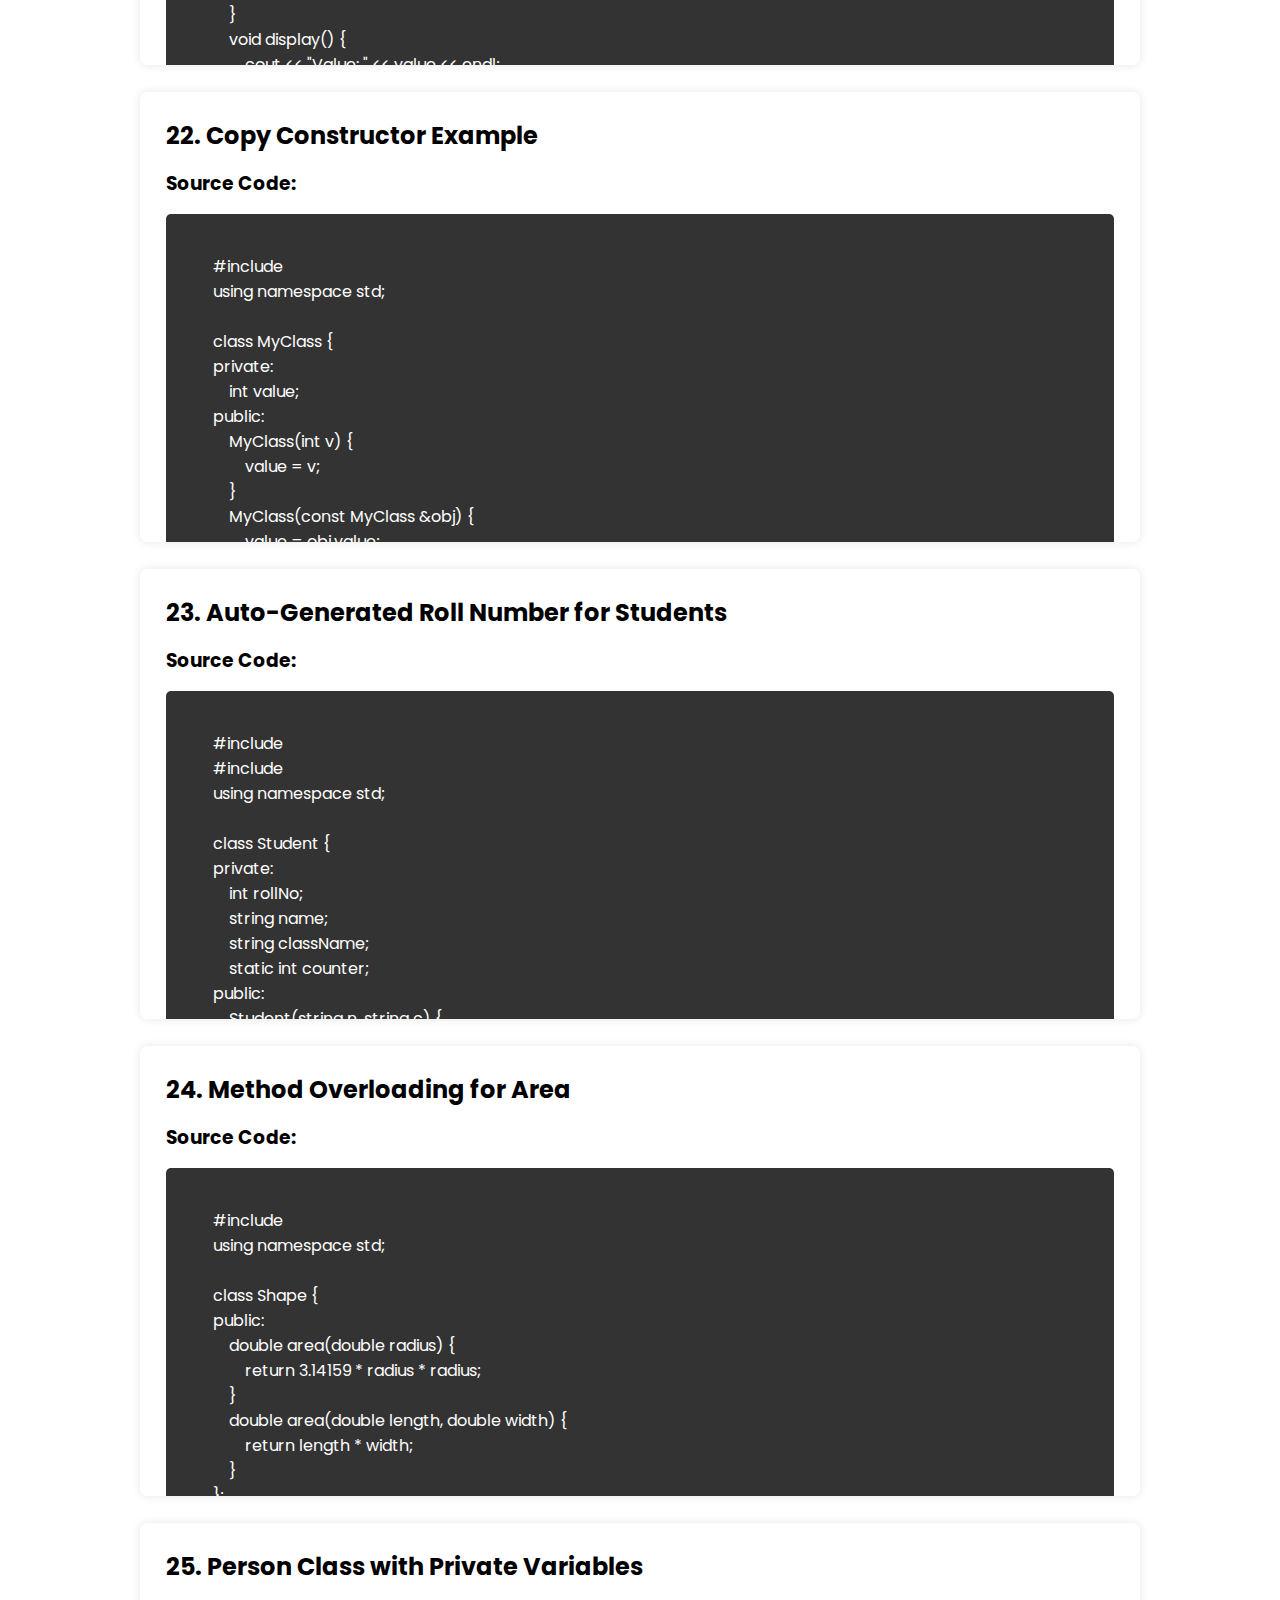
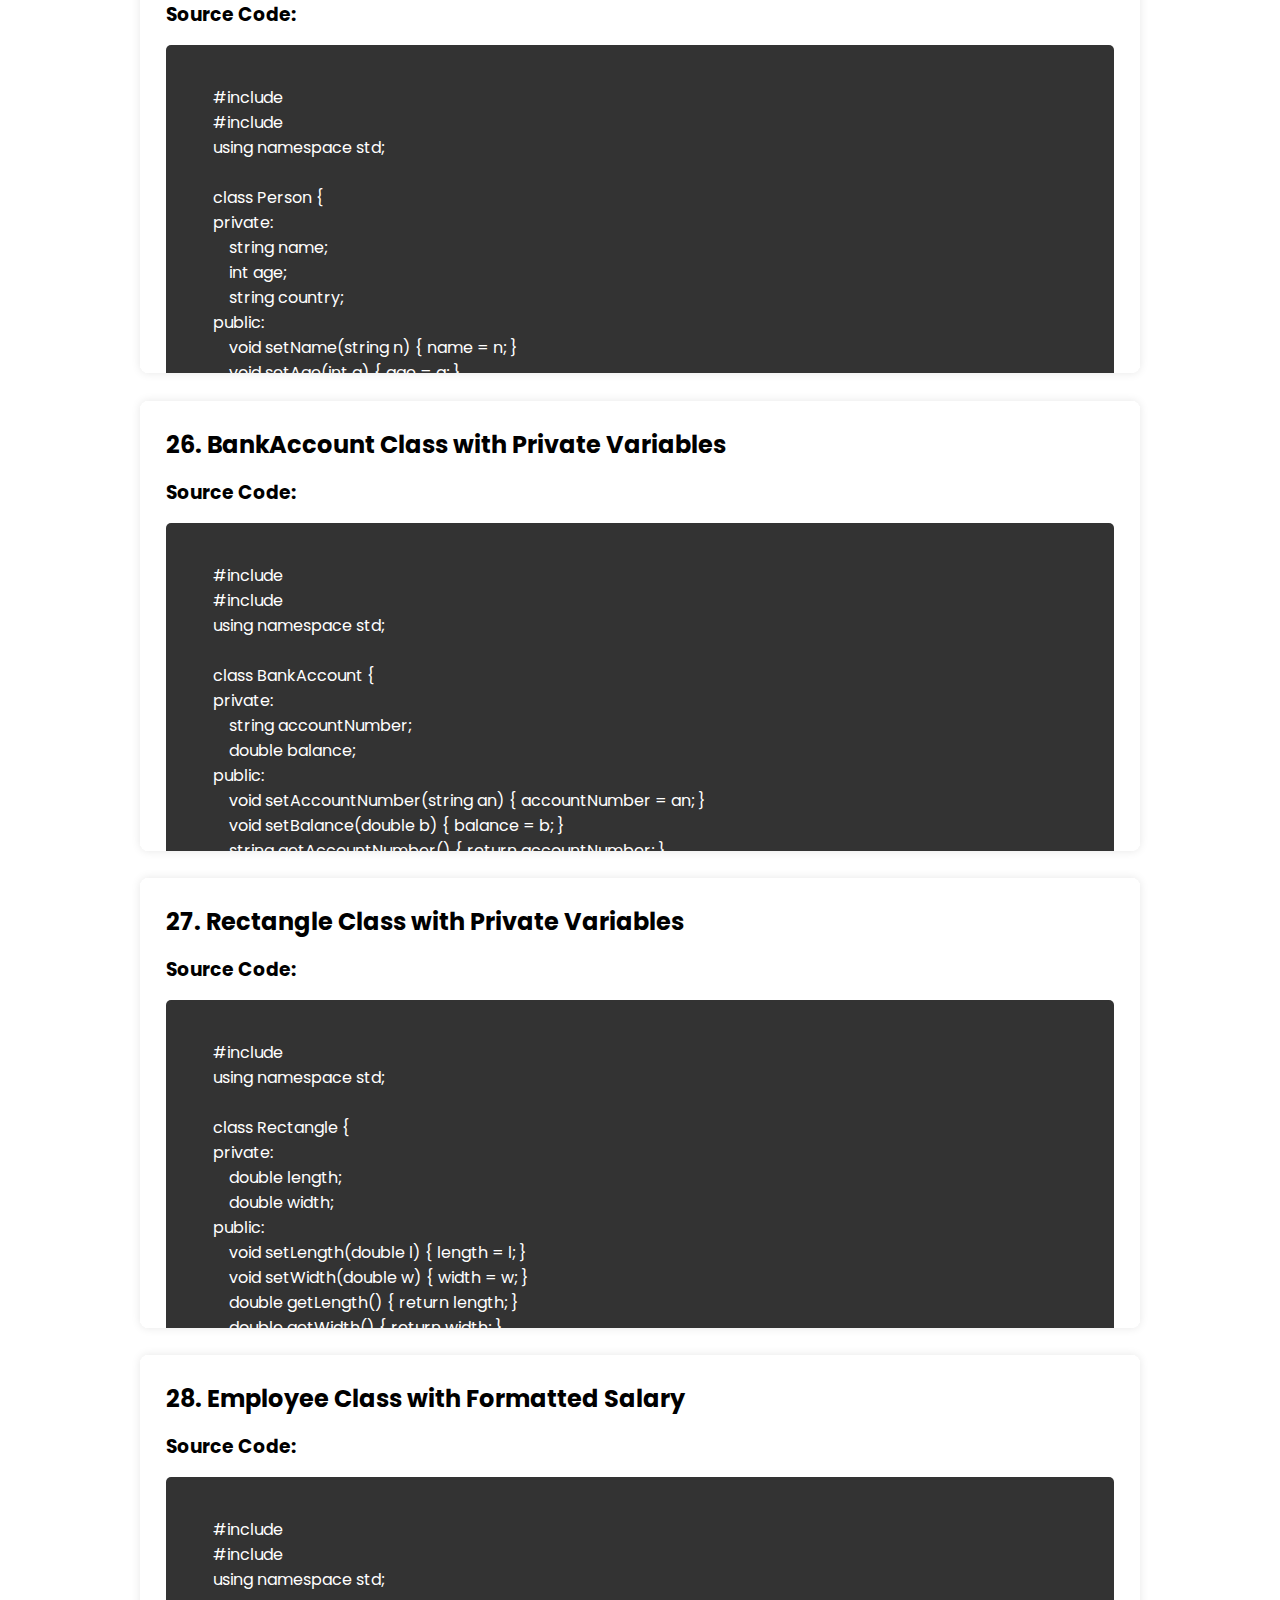
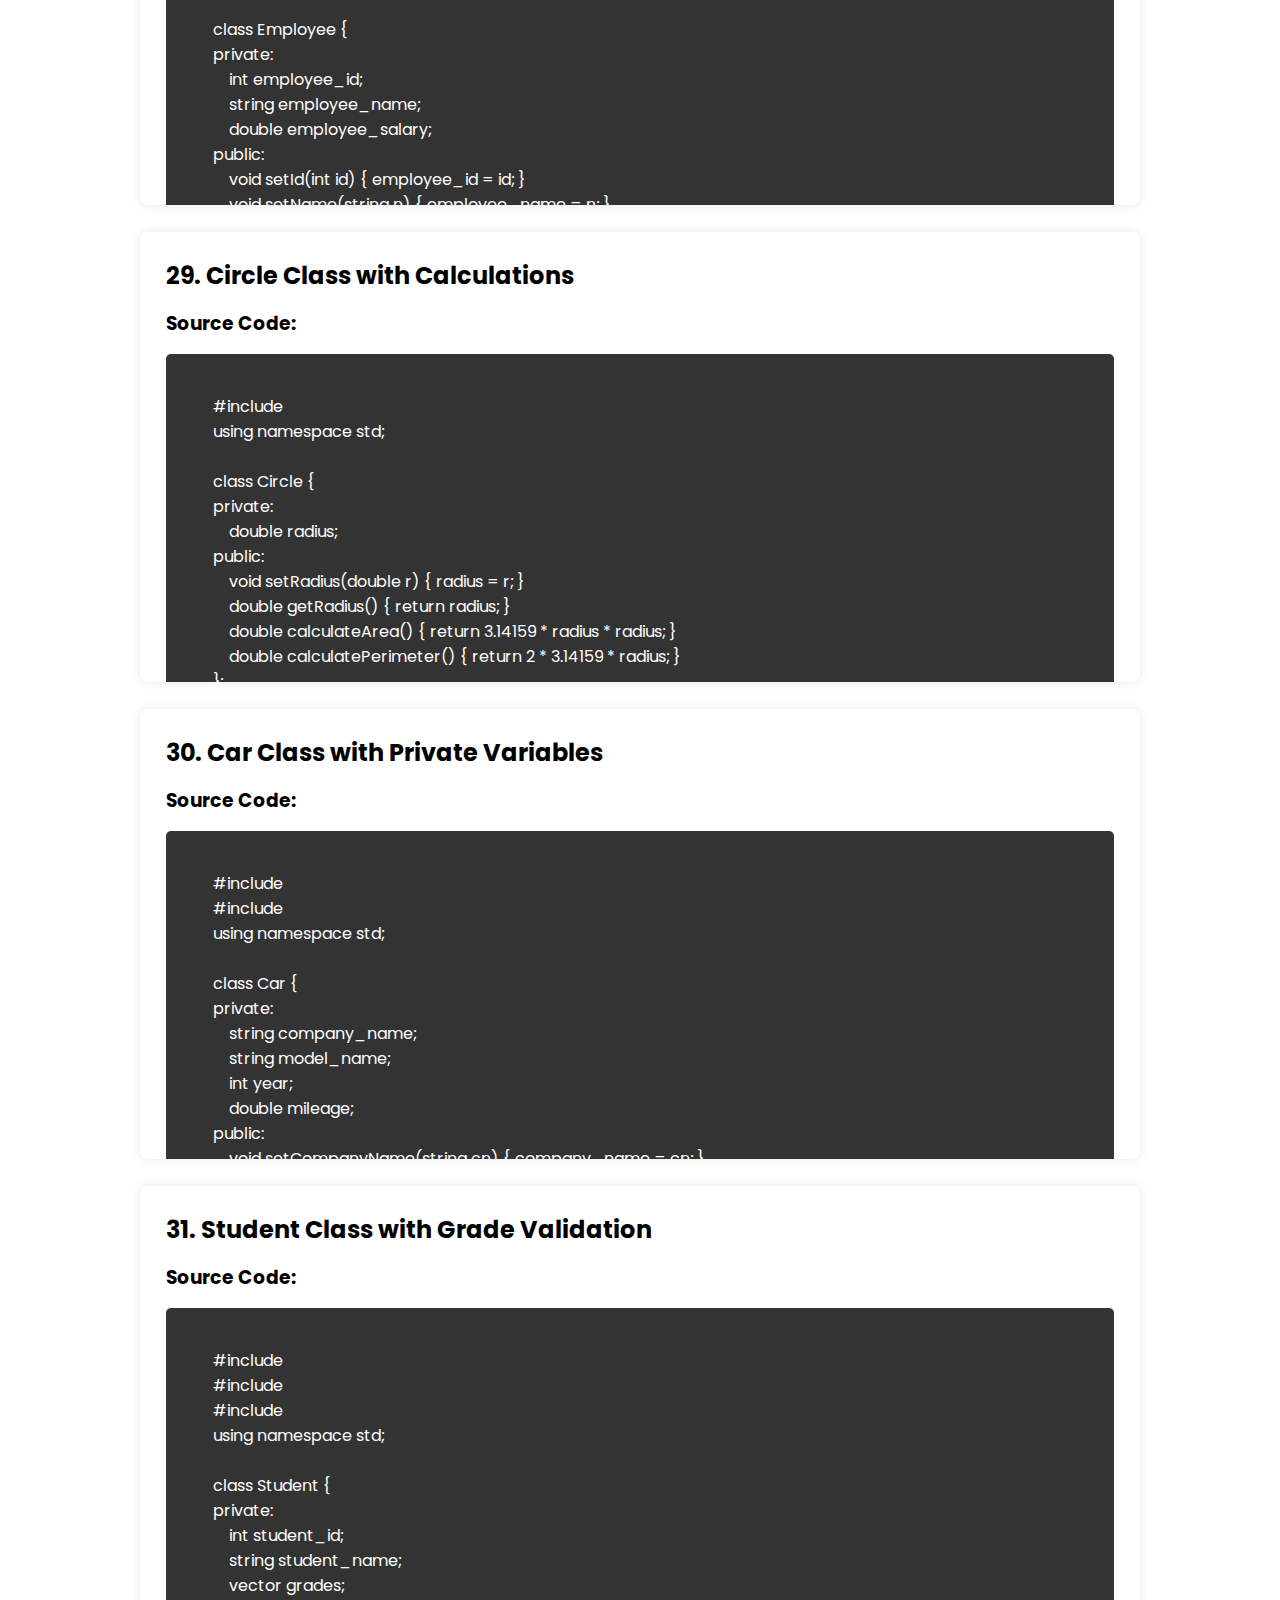
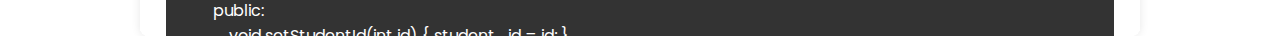
<file: oop.html>
<!DOCTYPE html>
<html lang="en">
<head>
    <meta charset="UTF-8">
    <meta name="viewport" content="width=device-width, initial-scale=1.0">
    <title>OOps Practice</title>
    <link rel="stylesheet" href="programmes.css">
</head>
<body>
    <h1>Object Oriented Programming</h1>
        <div class="program">
            <h2>1. Create a Person Class with Name and Age Attributes</h2>
            <h3>Source Code:</h3>
            <pre><code>
        #include <iostream>
        #include <string>
        using namespace std;
        
        class Person {
        private:
            string name;
            int age;
        public:
            Person(string n, int a) {
                name = n;
                age = a;
            }
            void display() {
                cout << "Name: " << name << ", Age: " << age << endl;
            }
        };
        
        int main() {
            Person person1("Alice", 25);
            Person person2("Bob", 30);
            person1.display();
            person2.display();
            return 0;
        }
            </code></pre>
            <h3>Output:</h3>
            <pre>
        Name: Alice, Age: 25
        Name: Bob, Age: 30
            </pre>
        </div>
        
        
        <div class="program">
            <h2>2. Create a Dog Class with Name and Breed Attributes</h2>
            <h3>Source Code:</h3>
            <pre><code>
        #include <iostream>
        #include <string>
        using namespace std;
        
        class Dog {
        private:
            string name;
            string breed;
        public:
            Dog(string n, string b) {
                name = n;
                breed = b;
            }
            void setName(string n) {
                name = n;
            }
            void setBreed(string b) {
                breed = b;
            }
            void display() {
                cout << "Name: " << name << ", Breed: " << breed << endl;
            }
        };
        
        int main() {
            Dog dog1("Max", "Labrador");
            Dog dog2("Buddy", "Pug");
            cout << "Initial values:" << endl;
            dog1.display();
            dog2.display();
            dog1.setName("Rex");
            dog1.setBreed("German Shepherd");
            dog2.setName("Charlie");
            dog2.setBreed("Beagle");
            cout << "\nUpdated values:" << endl;
            dog1.display();
            dog2.display();
            return 0;
        }
            </code></pre>
            <h3>Output:</h3>
            <pre>
        Initial values:
        Name: Max, Breed: Labrador
        Name: Buddy, Breed: Pug
        
        Updated values:
        Name: Rex, Breed: German Shepherd
        Name: Charlie, Breed: Beagle
            </pre>
        </div>
        
        
        
        <div class="program">
            <h2>3. Create a Rectangle Class with Width and Height Attributes</h2>
            <h3>Source Code:</h3>
            <pre><code>
        #include <iostream>
        using namespace std;
        
        class Rectangle {
        private:
            double width;
            double height;
        public:
            Rectangle(double w, double h) {
                width = w;
                height = h;
            }
            double calculateArea() {
                return width * height;
            }
            double calculatePerimeter() {
                return 2 * (width + height);
            }
        };
        
        int main() {
            Rectangle rect(5.0, 3.0);
            cout << "Area of Rectangle: " << rect.calculateArea() << endl;
            cout << "Perimeter of Rectangle: " << rect.calculatePerimeter() << endl;
            return 0;
        }
            </code></pre>
            <h3>Output:</h3>
            <pre>
        Area of Rectangle: 15
        Perimeter of Rectangle: 16
            </pre>
        </div>
        
        
        
        <div class="program">
            <h2>4. Create a Circle Class with Radius Attribute</h2>
            <h3>Source Code:</h3>
            <pre><code>
        #include <iostream>
        using namespace std;
        
        class Circle {
        private:
            double radius;
        public:
            Circle(double r) {
                radius = r;
            }
            void setRadius(double r) {
                radius = r;
            }
            double getRadius() {
                return radius;
            }
            double calculateArea() {
                return 3.14159 * radius * radius;
            }
            double calculateCircumference() {
                return 2 * 3.14159 * radius;
            }
        };
        
        int main() {
            Circle circle(4.0);
            cout << "Initial Radius: " << circle.getRadius() << endl;
            cout << "Area: " << circle.calculateArea() << endl;
            cout << "Circumference: " << circle.calculateCircumference() << endl;
            circle.setRadius(5.0);
            cout << "\nUpdated Radius: " << circle.getRadius() << endl;
            cout << "Area: " << circle.calculateArea() << endl;
            cout << "Circumference: " << circle.calculateCircumference() << endl;
            return 0;
        }
            </code></pre>
            <h3>Output:</h3>
            <pre>
        Initial Radius: 4
        Area: 50.2654
        Circumference: 25.1327
        
        Updated Radius: 5
        Area: 78.5397
        Circumference: 31.4159
            </pre>
        </div>
        
        
        
        <div class="program">
            <h2>6. Create an Employee Class with Salary Methods</h2>
            <h3>Source Code:</h3>
            <pre><code>
        #include <iostream>
        #include <string>
        using namespace std;
        
        class Employee {
        private:
            string name;
            string jobTitle;
            double salary;
        public:
            Employee(string n, string j, double s) {
                name = n;
                jobTitle = j;
                salary = s;
            }
            void updateSalary(double newSalary) {
                salary = newSalary;
            }
            double calculateMonthlySalary() {
                return salary / 12;
            }
            void display() {
                cout << "Name: " << name << ", Job Title: " << jobTitle << ", Salary: " << salary << endl;
            }
        };
        
        int main() {
            Employee emp("John", "Engineer", 60000);
            emp.display();
            cout << "Monthly Salary: " << emp.calculateMonthlySalary() << endl;
            emp.updateSalary(72000);
            cout << "\nAfter update:" << endl;
            emp.display();
            cout << "Monthly Salary: " << emp.calculateMonthlySalary() << endl;
            return 0;
        }
            </code></pre>
            <h3>Output:</h3>
            <pre>
        Name: John, Job Title: Engineer, Salary: 60000
        Monthly Salary: 5000
        
        After update:
        Name: John, Job Title: Engineer, Salary: 72000
        Monthly Salary: 6000
            </pre>
        </div>
        
        
        
        <div class="program">
            <h2>7. Create a Bank Class with Account Management</h2>
            <h3>Source Code:</h3>
            <pre><code>
        #include <iostream>
        #include <string>
        #include <vector>
        using namespace std;
        
        class Account {
        private:
            string customerName;
            double balance;
        public:
            Account(string n, double b) {
                customerName = n;
                balance = b;
            }
            void deposit(double amount) {
                balance += amount;
            }
            void withdraw(double amount) {
                if (amount <= balance) balance -= amount;
            }
            void display() {
                cout << "Customer: " << customerName << ", Balance: " << balance << endl;
            }
            string getName() {
                return customerName;
            }
        };
        
        class Bank {
        private:
            vector<Account> accounts;
        public:
            void addAccount(Account acc) {
                accounts.push_back(acc);
            }
            void removeAccount(string name) {
                for (int i = 0; i < accounts.size(); i++) {
                    if (accounts[i].getName() == name) {
                        accounts.erase(accounts.begin() + i);
                        return;
                    }
                }
            }
            void displayAccounts() {
                for (Account acc : accounts) {
                    acc.display();
                }
            }
        };
        
        int main() {
            Bank bank;
            Account acc1("Alice", 1000);
            Account acc2("Bob", 2000);
            bank.addAccount(acc1);
            bank.addAccount(acc2);
            cout << "Initial accounts:" << endl;
            bank.displayAccounts();
            acc1.deposit(500);
            acc2.withdraw(1000);
            cout << "\nAfter transactions:" << endl;
            bank.displayAccounts();
            bank.removeAccount("Alice");
            cout << "\nAfter removing Alice:" << endl;
            bank.displayAccounts();
            return 0;
        }
            </code></pre>
            <h3>Output:</h3>
            <pre>
        Initial accounts:
        Customer: Alice, Balance: 1000
        Customer: Bob, Balance: 2000
        
        After transactions:
        Customer: Alice, Balance: 1500
        Customer: Bob, Balance: 1000
        
        After removing Alice:
        Customer: Bob, Balance: 1000
            </pre>
        </div>
        
        
        
        <div class="program">
            <h2>8. Create a TrafficLight Class</h2>
            <h3>Source Code:</h3>
            <pre><code>
        #include <iostream>
        #include <string>
        using namespace std;
        
        class TrafficLight {
        private:
            string color;
            int duration;
        public:
            TrafficLight(string c, int d) {
                color = c;
                duration = d;
            }
            void changeColor(string newColor) {
                color = newColor;
            }
            bool isRed() {
                return color == "red";
            }
            bool isGreen() {
                return color == "green";
            }
            void display() {
                cout << "Color: " << color << ", Duration: " << duration << " seconds" << endl;
            }
        };
        
        int main() {
            TrafficLight light("red", 30);
            light.display();
            cout << "Is Red? " << (light.isRed() ? "Yes" : "No") << endl;
            light.changeColor("green");
            light.display();
            cout << "Is Green? " << (light.isGreen() ? "Yes" : "No") << endl;
            return 0;
        }
            </code></pre>
            <h3>Output:</h3>
            <pre>
        Color: red, Duration: 30 seconds
        Is Red? Yes
        Color: green, Duration: 30 seconds
        Is Green? Yes
            </pre>
        </div>
        
        
        
        <div class="program">
            <h2>9. Create an Employee Class with Years of Service</h2>
            <h3>Source Code:</h3>
            <pre><code>
        #include <iostream>
        #include <string>
        using namespace std;
        
        class Employee {
        private:
            string name;
            double salary;
            int hireYear;
        public:
            Employee(string n, double s, int y) {
                name = n;
                salary = s;
                hireYear = y;
            }
            int calculateYearsOfService() {
                return 2025 - hireYear;
            }
            void display() {
                cout << "Name: " << name << ", Salary: " << salary << ", Hire Year: " << hireYear << endl;
            }
        };
        
        int main() {
            Employee emp("Alice", 50000, 2020);
            emp.display();
            cout << "Years of Service: " << emp.calculateYearsOfService() << endl;
            return 0;
        }
            </code></pre>
            <h3>Output:</h3>
            <pre>
        Name: Alice, Salary: 50000, Hire Year: 2020
        Years of Service: 5
            </pre>
        </div>
        
        
        
        <div class="program">
            <h2>10. Create a Student Class with Courses</h2>
            <h3>Source Code:</h3>
            <pre><code>
        #include <iostream>
        #include <string>
        #include <vector>
        using namespace std;
        
        class Student {
        private:
            string name;
            int grade;
            vector<string> courses;
        public:
            Student(string n, int g) {
                name = n;
                grade = g;
            }
            void addCourse(string course) {
                courses.push_back(course);
            }
            void removeCourse(string course) {
                for (int i = 0; i < courses.size(); i++) {
                    if (courses[i] == course) {
                        courses.erase(courses.begin() + i);
                        return;
                    }
                }
            }
            void display() {
                cout << "Name: " << name << ", Grade: " << grade << ", Courses: ";
                for (string c : courses) {
                    cout << c << " ";
                }
                cout << endl;
            }
        };
        
        int main() {
            Student stu("Bob", 10);
            stu.addCourse("Math");
            stu.addCourse("Science");
            stu.display();
            stu.removeCourse("Math");
            cout << "After removing Math:" << endl;
            stu.display();
            return 0;
        }
            </code></pre>
            <h3>Output:</h3>
            <pre>
        Name: Bob, Grade: 10, Courses: Math Science 
        After removing Math:
        Name: Bob, Grade: 10, Courses: Science 
            </pre>
        </div>
        
        
        
        <div class="program">
            <h2>11. Create a Library Class</h2>
            <h3>Source Code:</h3>
            <pre><code>
        #include <iostream>
        #include <string>
        #include <vector>
        using namespace std;
        
        class Book {
        private:
            string title;
        public:
            Book(string t) {
                title = t;
            }
            string getTitle() {
                return title;
            }
        };
        
        class Library {
        private:
            vector<Book> books;
        public:
            void addBook(Book b) {
                books.push_back(b);
            }
            void removeBook(string title) {
                for (int i = 0; i < books.size(); i++) {
                    if (books[i].getTitle() == title) {
                        books.erase(books.begin() + i);
                        return;
                    }
                }
            }
            void display() {
                for (Book b : books) {
                    cout << "Book: " << b.getTitle() << endl;
                }
            }
        };
        
        int main() {
            Library lib;
            lib.addBook(Book("Book1"));
            lib.addBook(Book("Book2"));
            lib.display();
            lib.removeBook("Book1");
            cout << "After removal:" << endl;
            lib.display();
            return 0;
        }
            </code></pre>
            <h3>Output:</h3>
            <pre>
        Book: Book1
        Book: Book2
        After removal:
        Book: Book2
            </pre>
        </div>
        
        
        
        <div class="program">
            <h2>12. Create an Airplane Class</h2>
            <h3>Source Code:</h3>
            <pre><code>
        #include <iostream>
        #include <string>
        using namespace std;
        
        class Airplane {
        private:
            string flightNumber;
            string destination;
            string departureTime;
            bool delayed;
        public:
            Airplane(string fn, string d, string dt) {
                flightNumber = fn;
                destination = d;
                departureTime = dt;
                delayed = false;
            }
            void delay() {
                delayed = true;
            }
            void checkStatus() {
                cout << "Flight " << flightNumber << " to " << destination << " at " << departureTime 
                     << " is " << (delayed ? "Delayed" : "On Time") << endl;
            }
        };
        
        int main() {
            Airplane plane("AA123", "New York", "10:00");
            plane.checkStatus();
            plane.delay();
            plane.checkStatus();
            return 0;
        }
            </code></pre>
            <h3>Output:</h3>
            <pre>
        Flight AA123 to New York at 10:00 is On Time
        Flight AA123 to New York at 10:00 is Delayed
            </pre>
        </div>
        
        
        
        <div class="program">
            <h2>13. Create an Inventory Class</h2>
            <h3>Source Code:</h3>
            <pre><code>
        #include <iostream>
        #include <string>
        #include <vector>
        using namespace std;
        
        class Product {
        private:
            string name;
            int quantity;
        public:
            Product(string n, int q) {
                name = n;
                quantity = q;
            }
            string getName() {
                return name;
            }
            int getQuantity() {
                return quantity;
            }
        };
        
        class Inventory {
        private:
            vector<Product> products;
        public:
            void addProduct(Product p) {
                products.push_back(p);
            }
            void removeProduct(string name) {
                for (int i = 0; i < products.size(); i++) {
                    if (products[i].getName() == name) {
                        products.erase(products.begin() + i);
                        return;
                    }
                }
            }
            void checkLowInventory() {
                for (Product p : products) {
                    if (p.getQuantity() < 5) {
                        cout << p.getName() << " is low (Quantity: " << p.getQuantity() << ")" << endl;
                    }
                }
            }
        };
        
        int main() {
            Inventory inv;
            inv.addProduct(Product("Pen", 10));
            inv.addProduct(Product("Paper", 3));
            inv.checkLowInventory();
            inv.removeProduct("Paper");
            cout << "After removal:" << endl;
            inv.checkLowInventory();
            return 0;
        }
            </code></pre>
            <h3>Output:</h3>
            <pre>
        Paper is low (Quantity: 3)
        After removal:
            </pre>
        </div>
        
        
        
        <div class="program">
            <h2>14. Create a School Class</h2>
            <h3>Source Code:</h3>
            <pre><code>
        #include <iostream>
        #include <string>
        #include <vector>
        using namespace std;
        
        class School {
        private:
            vector<string> students;
            vector<string> teachers;
            vector<string> classes;
        public:
            void addStudent(string name) {
                students.push_back(name);
            }
            void removeStudent(string name) {
                for (int i = 0; i < students.size(); i++) {
                    if (students[i] == name) {
                        students.erase(students.begin() + i);
                        return;
                    }
                }
            }
            void addTeacher(string name) {
                teachers.push_back(name);
            }
            void removeTeacher(string name) {
                for (int i = 0; i < teachers.size(); i++) {
                    if (teachers[i] == name) {
                        teachers.erase(teachers.begin() + i);
                        return;
                    }
                }
            }
            void createClass(string name) {
                classes.push_back(name);
            }
            void display() {
                cout << "Students: "; for (string s : students) cout << s << " "; cout << endl;
                cout << "Teachers: "; for (string t : teachers) cout << t << " "; cout << endl;
                cout << "Classes: "; for (string c : classes) cout << c << " "; cout << endl;
            }
        };
        
        int main() {
            School school;
            school.addStudent("Alice");
            school.addTeacher("Mr. Smith");
            school.createClass("Math");
            school.display();
            school.removeStudent("Alice");
            cout << "After removal:" << endl;
            school.display();
            return 0;
        }
            </code></pre>
            <h3>Output:</h3>
            <pre>
        Students: Alice 
        Teachers: Mr. Smith 
        Classes: Math 
        After removal:
        Students: 
        Teachers: Mr. Smith 
        Classes: Math 
            </pre>
        </div>
        
        
        
        <div class="program">
            <h2>15. Create a MusicLibrary Class</h2>
            <h3>Source Code:</h3>
            <pre><code>
        #include <iostream>
        #include <string>
        #include <vector>
        #include <cstdlib>
        #include <ctime>
        using namespace std;
        
        class MusicLibrary {
        private:
            vector<string> songs;
        public:
            void addSong(string song) {
                songs.push_back(song);
            }
            void removeSong(string song) {
                for (int i = 0; i < songs.size(); i++) {
                    if (songs[i] == song) {
                        songs.erase(songs.begin() + i);
                        return;
                    }
                }
            }
            void playRandomSong() {
                if (songs.empty()) {
                    cout << "No songs available!" << endl;
                } else {
                    srand(time(0));
                    int index = rand() % songs.size();
                    cout << "Playing: " << songs[index] << endl;
                }
            }
        };
        
        int main() {
            MusicLibrary lib;
            lib.addSong("Song1");
            lib.addSong("Song2");
            lib.playRandomSong();
            lib.removeSong("Song1");
            lib.playRandomSong();
            return 0;
        }
            </code></pre>
            <h3>Output:</h3>
            <pre>
        Playing: Song2
        Playing: Song2
            </pre>
        </div>
        
        
        
        <div class="program">
            <h2>16. Create a Shape Class with Subclasses</h2>
            <h3>Source Code:</h3>
            <pre><code>
        #include <iostream>
        using namespace std;
        
        class Shape {
        public:
            virtual double calculateArea() = 0;
            virtual double calculatePerimeter() = 0;
        };
        
        class Rectangle : public Shape {
        private:
            double width, height;
        public:
            Rectangle(double w, double h) {
                width = w;
                height = h;
            }
            double calculateArea() {
                return width * height;
            }
            double calculatePerimeter() {
                return 2 * (width + height);
            }
        };
        
        class Circle : public Shape {
        private:
            double radius;
        public:
            Circle(double r) {
                radius = r;
            }
            double calculateArea() {
                return 3.14159 * radius * radius;
            }
            double calculatePerimeter() {
                return 2 * 3.14159 * radius;
            }
        };
        
        class Triangle : public Shape {
        private:
            double a, b, c;
        public:
            Triangle(double x, double y, double z) {
                a = x;
                b = y;
                c = z;
            }
            double calculateArea() {
                double s = (a + b + c) / 2;
                return sqrt(s * (s - a) * (s - b) * (s - c));
            }
            double calculatePerimeter() {
                return a + b + c;
            }
        };
        
        int main() {
            Rectangle rect(4, 5);
            Circle circle(3);
            Triangle tri(3, 4, 5);
            cout << "Rectangle Area: " << rect.calculateArea() << ", Perimeter: " << rect.calculatePerimeter() << endl;
            cout << "Circle Area: " << circle.calculateArea() << ", Perimeter: " << circle.calculatePerimeter() << endl;
            cout << "Triangle Area: " << tri.calculateArea() << ", Perimeter: " << tri.calculatePerimeter() << endl;
            return 0;
        }
            </code></pre>
            <h3>Output:</h3>
            <pre>
        Rectangle Area: 20, Perimeter: 18
        Circle Area: 28.2743, Perimeter: 18.8495
        Triangle Area: 6, Perimeter: 12
            </pre>
        </div>
        
        
        
        <div class="program">
            <h2>17. Create a Movie Class</h2>
            <h3>Source Code:</h3>
            <pre><code>
        #include <iostream>
        #include <string>
        #include <vector>
        using namespace std;
        
        class Movie {
        private:
            string title;
            string director;
            vector<string> actors;
            vector<string> reviews;
        public:
            Movie(string t, string d, vector<string> a) {
                title = t;
                director = d;
                actors = a;
            }
            void addReview(string review) {
                reviews.push_back(review);
            }
            void displayReviews() {
                for (string r : reviews) {
                    cout << "Review: " << r << endl;
                }
            }
        };
        
        int main() {
            vector<string> actors = {"Actor1", "Actor2"};
            Movie movie("Movie1", "Director1", actors);
            movie.addReview("Great film!");
            movie.addReview("Loved it!");
            movie.displayReviews();
            return 0;
        }
            </code></pre>
            <h3>Output:</h3>
            <pre>
        Review: Great film!
        Review: Loved it!
            </pre>
        </div>
        
        
        
        <div class="program">
            <h2>18. Create a Restaurant Class</h2>
            <h3>Source Code:</h3>
            <pre><code>
        #include <iostream>
        #include <string>
        #include <vector>
        using namespace std;
        
        class Restaurant {
        private:
            vector<string> menuItems;
            vector<double> prices;
            vector<int> ratings;
        public:
            void addItem(string item, double price) {
                menuItems.push_back(item);
                prices.push_back(price);
                ratings.push_back(0);
            }
            void removeItem(string item) {
                for (int i = 0; i < menuItems.size(); i++) {
                    if (menuItems[i] == item) {
                        menuItems.erase(menuItems.begin() + i);
                        prices.erase(prices.begin() + i);
                        ratings.erase(ratings.begin() + i);
                        return;
                    }
                }
            }
            void addRating(string item, int rating) {
                for (int i = 0; i < menuItems.size(); i++) {
                    if (menuItems[i] == item) {
                        ratings[i] = rating;
                        return;
                    }
                }
            }
            double calculateAverageRating() {
                double sum = 0;
                for (int r : ratings) {
                    sum += r;
                }
                return ratings.empty() ? 0 : sum / ratings.size();
            }
        };
        
        int main() {
            Restaurant rest;
            rest.addItem("Pizza", 10.0);
            rest.addItem("Burger", 5.0);
            rest.addRating("Pizza", 4);
            rest.addRating("Burger", 3);
            cout << "Average Rating: " << rest.calculateAverageRating() << endl;
            rest.removeItem("Pizza");
            cout << "After removal, Average Rating: " << rest.calculateAverageRating() << endl;
            return 0;
        }
            </code></pre>
            <h3>Output:</h3>
            <pre>
        Average Rating: 3.5
        After removal, Average Rating: 3
            </pre>
        </div>
        
        
        
        <div class="program">
            <h2>19. Create a Travel Class for Booking</h2>
            <h3>Source Code:</h3>
            <pre><code>
        #include <iostream>
        #include <string>
        #include <vector>
        using namespace std;
        
        class Travel {
        private:
            vector<string> flights;
            vector<string> hotels;
            vector<string> reservations;
        public:
            void searchFlights(string destination) {
                cout << "Available flights to " << destination << ": Flight1, Flight2" << endl;
            }
            void searchHotels(string location) {
                cout << "Available hotels in " << location << ": Hotel1, Hotel2" << endl;
            }
            void bookReservation(string type, string name) {
                reservations.push_back(type + ": " + name);
                cout << "Booked " << type << ": " << name << endl;
            }
            void cancelReservation(string name) {
                for (int i = 0; i < reservations.size(); i++) {
                    if (reservations[i].find(name) != string::npos) {
                        reservations.erase(reservations.begin() + i);
                        cout << "Cancelled reservation for " << name << endl;
                        return;
                    }
                }
            }
        };
        
        int main() {
            Travel travel;
            travel.searchFlights("Paris");
            travel.searchHotels("Paris");
            travel.bookReservation("Flight", "Flight1");
            travel.bookReservation("Hotel", "Hotel1");
            travel.cancelReservation("Flight1");
            return 0;
        }
            </code></pre>
            <h3>Output:</h3>
            <pre>
        Available flights to Paris: Flight1, Flight2
        Available hotels in Paris: Hotel1, Hotel2
        Booked Flight: Flight1
        Booked Hotel: Hotel1
        Cancelled reservation for Flight1
            </pre>
        </div>
        
        
        
        <div class="program">
            <h2>20. Default Constructor Example</h2>
            <h3>Source Code:</h3>
            <pre><code>
        #include <iostream>
        using namespace std;
        
        class MyClass {
        private:
            int value;
        public:
            MyClass() {
                value = 0;
            }
            void display() {
                cout << "Value: " << value << endl;
            }
        };
        
        int main() {
            MyClass obj;
            obj.display();
            return 0;
        }
            </code></pre>
            <h3>Output:</h3>
            <pre>
        Value: 0
            </pre>
        </div>
        
        
        
        <div class="program">
            <h2>21. Parameterized Constructor Example</h2>
            <h3>Source Code:</h3>
            <pre><code>
        #include <iostream>
        using namespace std;
        
        class MyClass {
        private:
            int value;
        public:
            MyClass(int v) {
                value = v;
            }
            void display() {
                cout << "Value: " << value << endl;
            }
        };
        
        int main() {
            MyClass obj(10);
            obj.display();
            return 0;
        }
            </code></pre>
            <h3>Output:</h3>
            <pre>
        Value: 10
            </pre>
        </div>
        
        
        
        <div class="program">
            <h2>22. Copy Constructor Example</h2>
            <h3>Source Code:</h3>
            <pre><code>
        #include <iostream>
        using namespace std;
        
        class MyClass {
        private:
            int value;
        public:
            MyClass(int v) {
                value = v;
            }
            MyClass(const MyClass &obj) {
                value = obj.value;
            }
            void display() {
                cout << "Value: " << value << endl;
            }
        };
        
        int main() {
            MyClass obj1(20);
            MyClass obj2 = obj1;
            obj1.display();
            obj2.display();
            return 0;
        }
            </code></pre>
            <h3>Output:</h3>
            <pre>
        Value: 20
        Value: 20
            </pre>
        </div>
        
        
        
        <div class="program">
            <h2>23. Auto-Generated Roll Number for Students</h2>
            <h3>Source Code:</h3>
            <pre><code>
        #include <iostream>
        #include <string>
        using namespace std;
        
        class Student {
        private:
            int rollNo;
            string name;
            string className;
            static int counter;
        public:
            Student(string n, string c) {
                rollNo = ++counter;
                name = n;
                className = c;
            }
            void display() {
                cout << "Roll No: " << rollNo << ", Name: " << name << ", Class: " << className << endl;
            }
        };
        int Student::counter = 0;
        
        int main() {
            Student students[10];
            string name, cls;
            for (int i = 0; i < 3; i++) {
                cout << "Enter name and class for student " << i + 1 << ": ";
                cin >> name >> cls;
                students[i] = Student(name, cls);
                students[i].display();
            }
            return 0;
        }
            </code></pre>
            <h3>Output:</h3>
            <pre>
        Enter name and class for student 1: Alice 10
        Roll No: 1, Name: Alice, Class: 10
        Enter name and class for student 2: Bob 11
        Roll No: 2, Name: Bob, Class: 11
        Enter name and class for student 3: Charlie 12
        Roll No: 3, Name: Charlie, Class: 12
            </pre>
        </div>
        
        
        
        <div class="program">
            <h2>24. Method Overloading for Area</h2>
            <h3>Source Code:</h3>
            <pre><code>
        #include <iostream>
        using namespace std;
        
        class Shape {
        public:
            double area(double radius) {
                return 3.14159 * radius * radius;
            }
            double area(double length, double width) {
                return length * width;
            }
        };
        
        int main() {
            Shape shape;
            cout << "Circle Area (radius 5): " << shape.area(5.0) << endl;
            cout << "Rectangle Area (4x6): " << shape.area(4.0, 6.0) << endl;
            return 0;
        }
            </code></pre>
            <h3>Output:</h3>
            <pre>
        Circle Area (radius 5): 78.5397
        Rectangle Area (4x6): 24
            </pre>
        </div>
        
        
        
        <div class="program">
            <h2>25. Person Class with Private Variables</h2>
            <h3>Source Code:</h3>
            <pre><code>
        #include <iostream>
        #include <string>
        using namespace std;
        
        class Person {
        private:
            string name;
            int age;
            string country;
        public:
            void setName(string n) { name = n; }
            void setAge(int a) { age = a; }
            void setCountry(string c) { country = c; }
            string getName() { return name; }
            int getAge() { return age; }
            string getCountry() { return country; }
        };
        
        int main() {
            Person p;
            p.setName("Alice");
            p.setAge(25);
            p.setCountry("USA");
            cout << "Name: " << p.getName() << ", Age: " << p.getAge() << ", Country: " << p.getCountry() << endl;
            return 0;
        }
            </code></pre>
            <h3>Output:</h3>
            <pre>
        Name: Alice, Age: 25, Country: USA
            </pre>
        </div>
        
        
        
        <div class="program">
            <h2>26. BankAccount Class with Private Variables</h2>
            <h3>Source Code:</h3>
            <pre><code>
        #include <iostream>
        #include <string>
        using namespace std;
        
        class BankAccount {
        private:
            string accountNumber;
            double balance;
        public:
            void setAccountNumber(string an) { accountNumber = an; }
            void setBalance(double b) { balance = b; }
            string getAccountNumber() { return accountNumber; }
            double getBalance() { return balance; }
        };
        
        int main() {
            BankAccount acc;
            acc.setAccountNumber("12345");
            acc.setBalance(1000.50);
            cout << "Account Number: " << acc.getAccountNumber() << ", Balance: " << acc.getBalance() << endl;
            return 0;
        }
            </code></pre>
            <h3>Output:</h3>
            <pre>
        Account Number: 12345, Balance: 1000.5
            </pre>
        </div>
        
        
        
        <div class="program">
            <h2>27. Rectangle Class with Private Variables</h2>
            <h3>Source Code:</h3>
            <pre><code>
        #include <iostream>
        using namespace std;
        
        class Rectangle {
        private:
            double length;
            double width;
        public:
            void setLength(double l) { length = l; }
            void setWidth(double w) { width = w; }
            double getLength() { return length; }
            double getWidth() { return width; }
        };
        
        int main() {
            Rectangle rect;
            rect.setLength(5.0);
            rect.setWidth(3.0);
            cout << "Length: " << rect.getLength() << ", Width: " << rect.getWidth() << endl;
            return 0;
        }
            </code></pre>
            <h3>Output:</h3>
            <pre>
        Length: 5, Width: 3
            </pre>
        </div>
        
        
        
        <div class="program">
            <h2>28. Employee Class with Formatted Salary</h2>
            <h3>Source Code:</h3>
            <pre><code>
        #include <iostream>
        #include <string>
        using namespace std;
        
        class Employee {
        private:
            int employee_id;
            string employee_name;
            double employee_salary;
        public:
            void setId(int id) { employee_id = id; }
            void setName(string n) { employee_name = n; }
            int getId() { return employee_id; }
            string getName() { return employee_name; }
            string getSalary() { return "$" + to_string(employee_salary); }
            Employee(int id, string n, double s) {
                employee_id = id;
                employee_name = n;
                employee_salary = s;
            }
        };
        
        int main() {
            Employee emp(1, "Alice", 50000);
            cout << "ID: " << emp.getId() << ", Name: " << emp.getName() << ", Salary: " << emp.getSalary() << endl;
            return 0;
        }
            </code></pre>
            <h3>Output:</h3>
            <pre>
        ID: 1, Name: Alice, Salary: $50000.000000
            </pre>
        </div>
        
        
        
        <div class="program">
            <h2>29. Circle Class with Calculations</h2>
            <h3>Source Code:</h3>
            <pre><code>
        #include <iostream>
        using namespace std;
        
        class Circle {
        private:
            double radius;
        public:
            void setRadius(double r) { radius = r; }
            double getRadius() { return radius; }
            double calculateArea() { return 3.14159 * radius * radius; }
            double calculatePerimeter() { return 2 * 3.14159 * radius; }
        };
        
        int main() {
            Circle circle;
            circle.setRadius(5.0);
            cout << "Radius: " << circle.getRadius() << endl;
            cout << "Area: " << circle.calculateArea() << endl;
            cout << "Perimeter: " << circle.calculatePerimeter() << endl;
            return 0;
        }
            </code></pre>
            <h3>Output:</h3>
            <pre>
        Radius: 5
        Area: 78.5397
        Perimeter: 31.4159
            </pre>
        </div>
        
        
        
        <div class="program">
            <h2>30. Car Class with Private Variables</h2>
            <h3>Source Code:</h3>
            <pre><code>
        #include <iostream>
        #include <string>
        using namespace std;
        
        class Car {
        private:
            string company_name;
            string model_name;
            int year;
            double mileage;
        public:
            void setCompanyName(string cn) { company_name = cn; }
            void setModelName(string mn) { model_name = mn; }
            void setYear(int y) { year = y; }
            string getCompanyName() { return company_name; }
            string getModelName() { return model_name; }
            int getYear() { return year; }
            double getMileage() { return mileage; }
            Car(string cn, string mn, int y, double m) {
                company_name = cn;
                model_name = mn;
                year = y;
                mileage = m;
            }
        };
        
        int main() {
            Car car("Toyota", "Camry", 2020, 15.5);
            cout << "Company: " << car.getCompanyName() << ", Model: " << car.getModelName() 
                 << ", Year: " << car.getYear() << ", Mileage: " << car.getMileage() << endl;
            return 0;
        }
            </code></pre>
            <h3>Output:</h3>
            <pre>
        Company: Toyota, Model: Camry, Year: 2020, Mileage: 15.5
            </pre>
        </div>
        
        
        
        <div class="program">
            <h2>31. Student Class with Grade Validation</h2>
            <h3>Source Code:</h3>
            <pre><code>
        #include <iostream>
        #include <string>
        #include <vector>
        using namespace std;
        
        class Student {
        private:
            int student_id;
            string student_name;
            vector<double> grades;
        public:
            void setStudentId(int id) { student_id = id; }
            void setStudentName(string n) { student_name = n; }
            int getStudentId() { return student_id; }
            string getStudentName() { return student_name; }
            void addGrade(double grade) {
                if (grade >= 0 && grade <= 100) {
                    grades.push_back(grade);
                    cout << "Grade " << grade << " added!" << endl;
                } else {
                    cout << "Invalid grade!" << endl;
                }
            }
            void display() {
                cout << "ID: " << student_id << ", Name: " << student_name << ", Grades: ";
                for (double g : grades) cout << g << " ";
                cout << endl;
            }
        };
        
        int main() {
            Student stu;
            stu.setStudentId(1);
            stu.setStudentName("Alice");
            stu.addGrade(85);
            stu.addGrade(101);
            stu.display();
            return 0;
        }
            </code></pre>
            <h3>Output:</h3>
            <pre>
        Grade 85 added!
        Invalid grade!
        ID: 1, Name: Alice, Grades: 85 
            </pre>
        </div>
      </body>
</html>
</file>
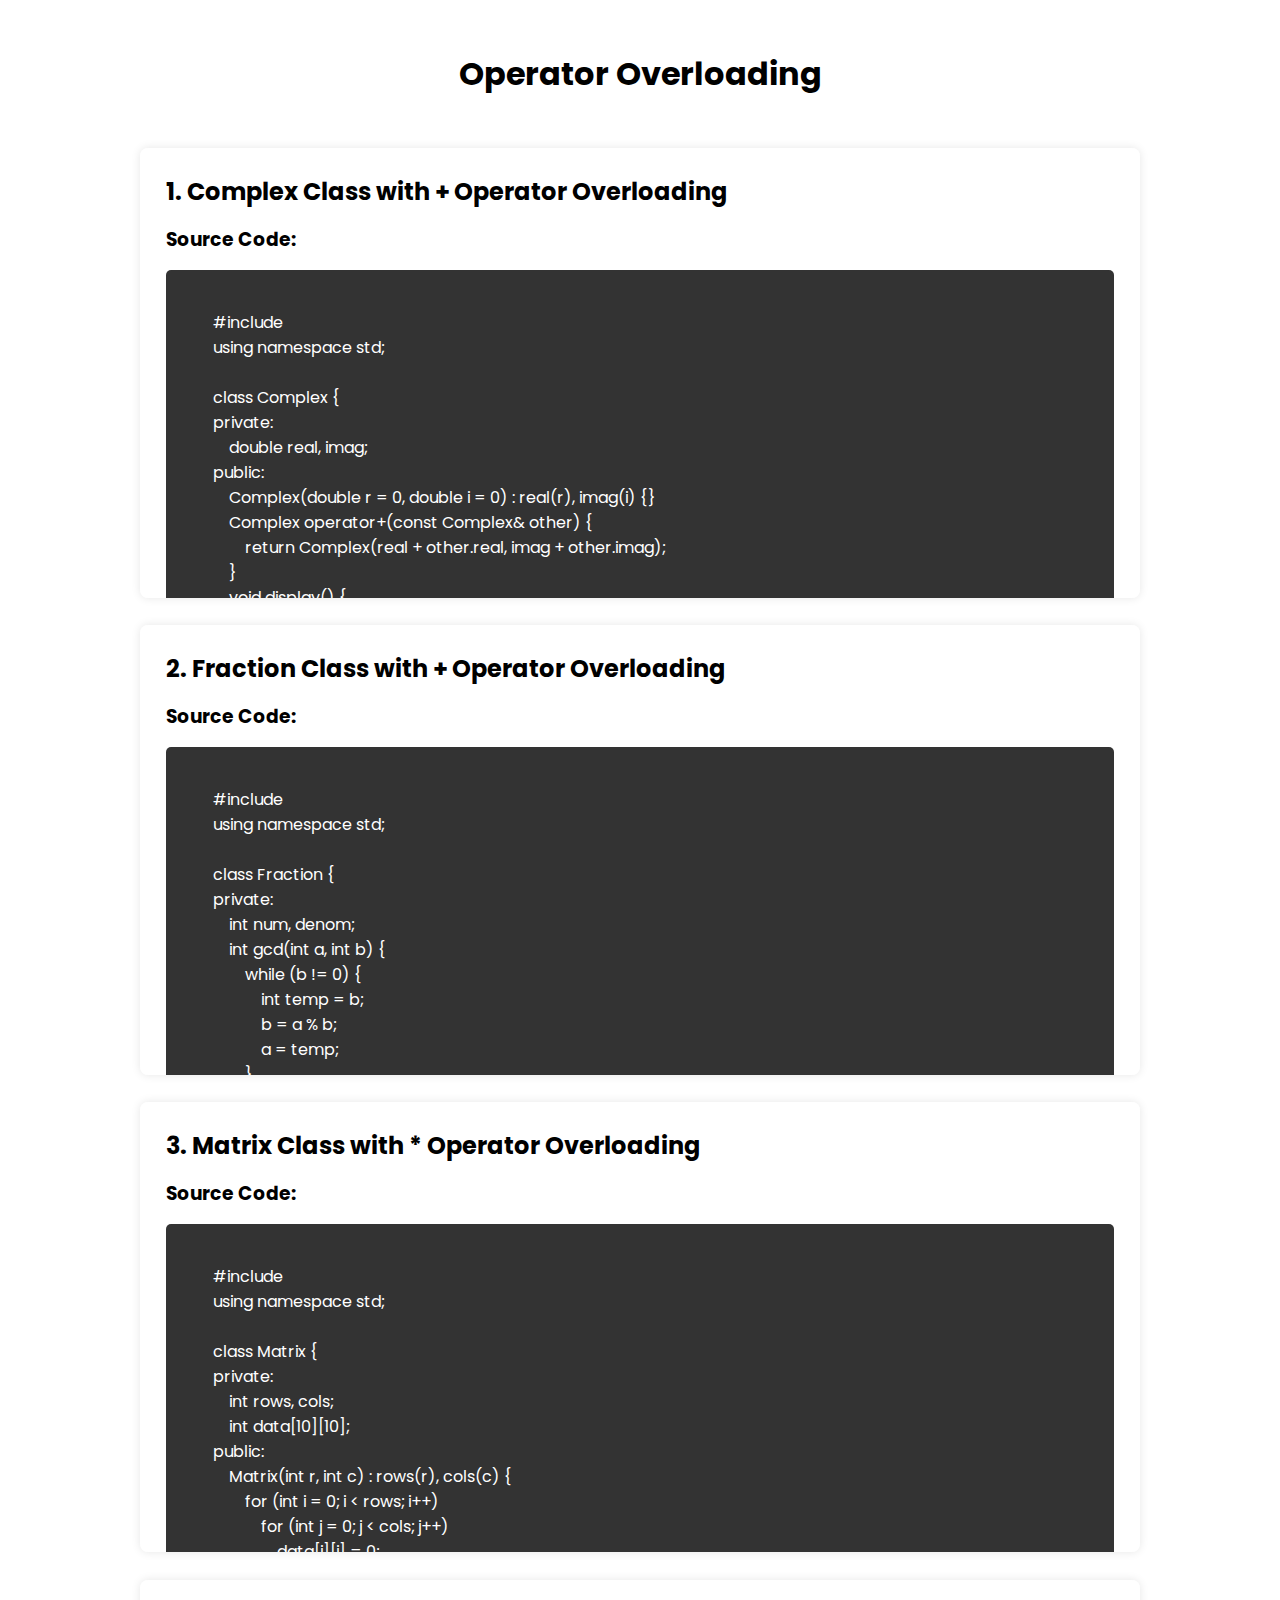
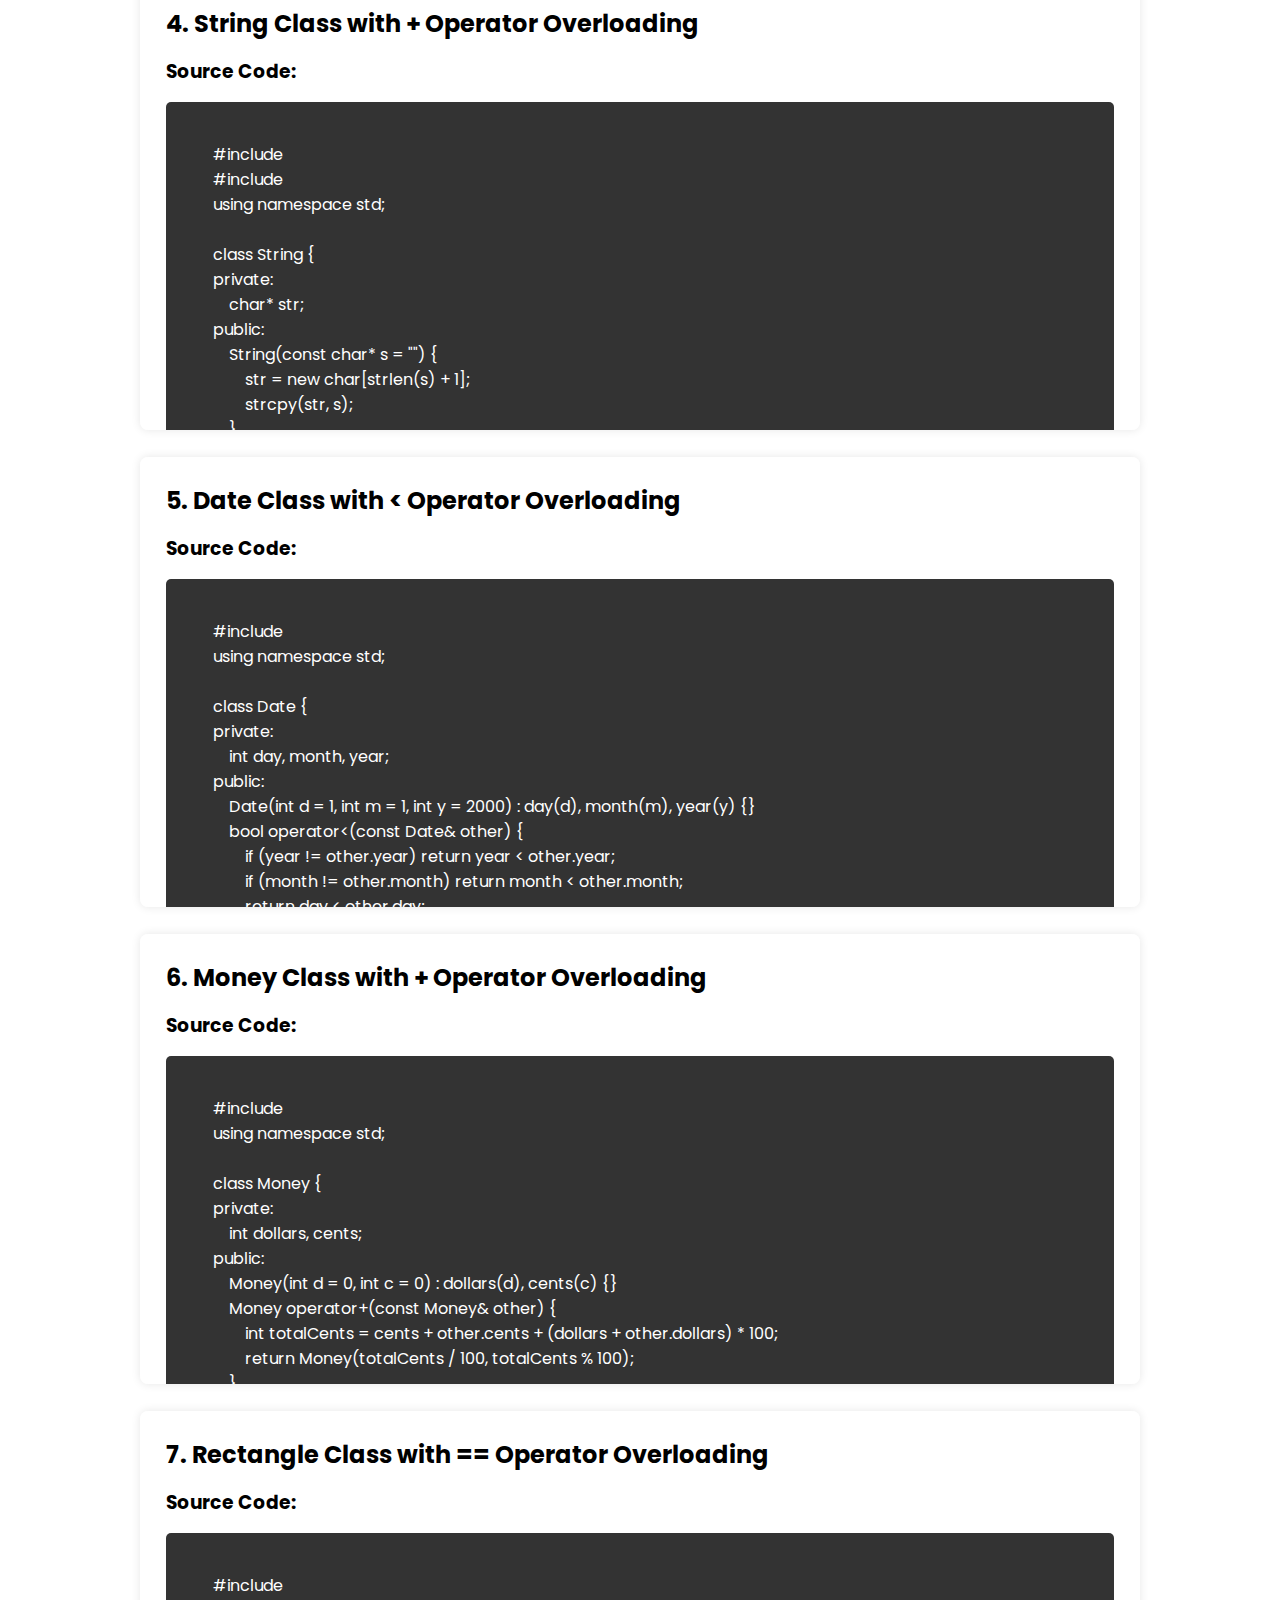
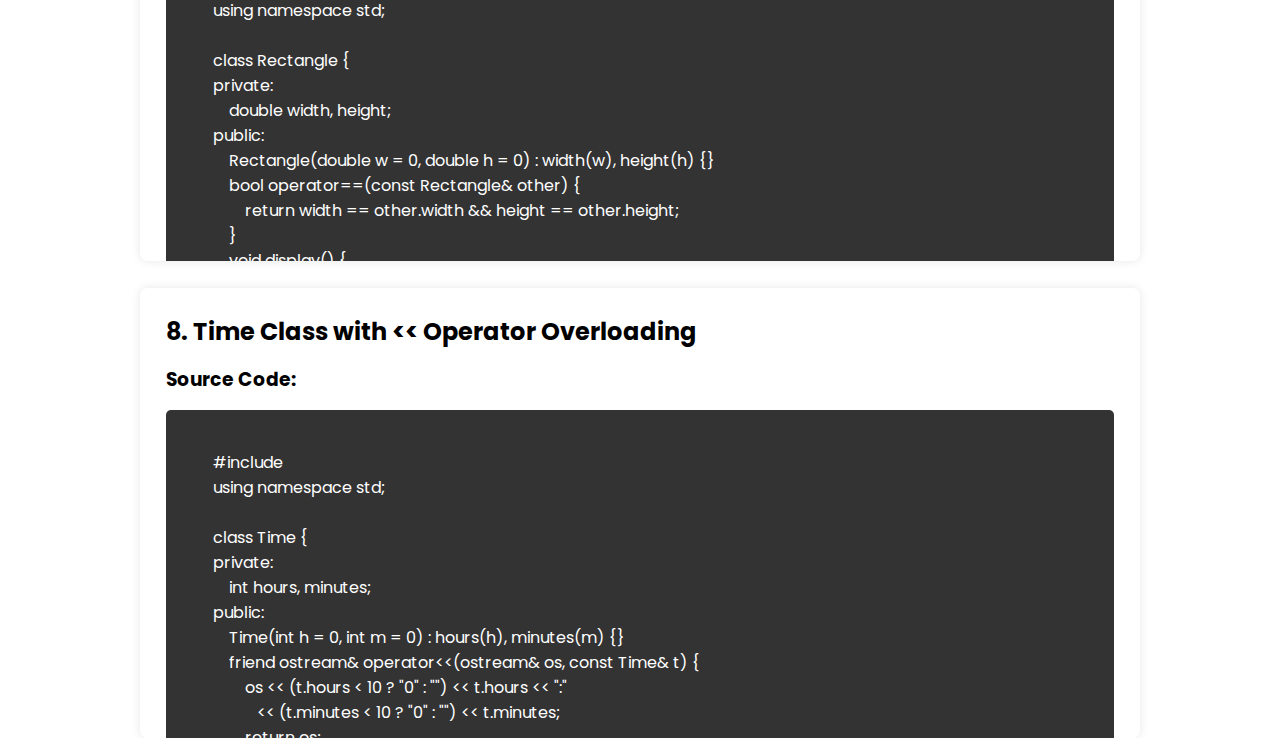
<file: operator-overloading.html>
<!DOCTYPE html>
<html lang="en">
<head>
    <meta charset="UTF-8">
    <meta name="viewport" content="width=device-width, initial-scale=1.0">
    <title>Operator Overloading</title>
    <link rel="stylesheet" href="programmes.css">
</head>
<body>
    <h1>Operator Overloading</h1>
        
        
        <div class="program">
            <h2>1. Complex Class with + Operator Overloading</h2>
            <h3>Source Code:</h3>
            <pre><code>
        #include <iostream>
        using namespace std;
        
        class Complex {
        private:
            double real, imag;
        public:
            Complex(double r = 0, double i = 0) : real(r), imag(i) {}
            Complex operator+(const Complex& other) {
                return Complex(real + other.real, imag + other.imag);
            }
            void display() {
                cout << real << " + " << imag << "i" << endl;
            }
        };
        
        int main() {
            Complex c1(3.5, 2.5), c2(1.5, 4.5);
            Complex c3 = c1 + c2;
            cout << "Result: ";
            c3.display();
            return 0;
        }
            </code></pre>
            <h3>Output:</h3>
            <pre>
        Result: 5 + 7i
            </pre>
        </div>
        
        
        
        <div class="program">
            <h2>2. Fraction Class with + Operator Overloading</h2>
            <h3>Source Code:</h3>
            <pre><code>
        #include <iostream>
        using namespace std;
        
        class Fraction {
        private:
            int num, denom;
            int gcd(int a, int b) {
                while (b != 0) {
                    int temp = b;
                    b = a % b;
                    a = temp;
                }
                return a;
            }
        public:
            Fraction(int n = 0, int d = 1) : num(n), denom(d) {}
            Fraction operator+(const Fraction& other) {
                int newNum = num * other.denom + other.num * denom;
                int newDenom = denom * other.denom;
                int divisor = gcd(newNum, newDenom);
                return Fraction(newNum / divisor, newDenom / divisor);
            }
            void display() {
                cout << num << "/" << denom << endl;
            }
        };
        
        int main() {
            Fraction f1(1, 2), f2(3, 4);
            Fraction f3 = f1 + f2;
            cout << "Result: ";
            f3.display();
            return 0;
        }
            </code></pre>
            <h3>Output:</h3>
            <pre>
        Result: 5/4
            </pre>
        </div>
        
        
        
        <div class="program">
            <h2>3. Matrix Class with * Operator Overloading</h2>
            <h3>Source Code:</h3>
            <pre><code>
        #include <iostream>
        using namespace std;
        
        class Matrix {
        private:
            int rows, cols;
            int data[10][10];
        public:
            Matrix(int r, int c) : rows(r), cols(c) {
                for (int i = 0; i < rows; i++)
                    for (int j = 0; j < cols; j++)
                        data[i][j] = 0;
            }
            void setValue(int i, int j, int val) {
                data[i][j] = val;
            }
            Matrix operator*(const Matrix& other) {
                Matrix result(rows, other.cols);
                for (int i = 0; i < rows; i++) {
                    for (int j = 0; j < other.cols; j++) {
                        for (int k = 0; k < cols; k++) {
                            result.data[i][j] += data[i][k] * other.data[k][j];
                        }
                    }
                }
                return result;
            }
            void display() {
                for (int i = 0; i < rows; i++) {
                    for (int j = 0; j < cols; j++) {
                        cout << data[i][j] << " ";
                    }
                    cout << endl;
                }
            }
        };
        
        int main() {
            Matrix m1(2, 3), m2(3, 2);
            m1.setValue(0, 0, 1); m1.setValue(0, 1, 2); m1.setValue(0, 2, 3);
            m1.setValue(1, 0, 4); m1.setValue(1, 1, 5); m1.setValue(1, 2, 6);
            m2.setValue(0, 0, 7); m2.setValue(0, 1, 8);
            m2.setValue(1, 0, 9); m2.setValue(1, 1, 10);
            m2.setValue(2, 0, 11); m2.setValue(2, 1, 12);
            Matrix m3 = m1 * m2;
            cout << "Result:" << endl;
            m3.display();
            return 0;
        }
            </code></pre>
            <h3>Output:</h3>
            <pre>
        Result:
        58 64 
        139 154 
            </pre>
        </div>
        
        
        
        <div class="program">
            <h2>4. String Class with + Operator Overloading</h2>
            <h3>Source Code:</h3>
            <pre><code>
        #include <iostream>
        #include <cstring>
        using namespace std;
        
        class String {
        private:
            char* str;
        public:
            String(const char* s = "") {
                str = new char[strlen(s) + 1];
                strcpy(str, s);
            }
            ~String() {
                delete[] str;
            }
            String operator+(const String& other) {
                char* temp = new char[strlen(str) + strlen(other.str) + 1];
                strcpy(temp, str);
                strcat(temp, other.str);
                String result(temp);
                delete[] temp;
                return result;
            }
            void display() {
                cout << str << endl;
            }
        };
        
        int main() {
            String s1("Hello"), s2(" World");
            String s3 = s1 + s2;
            cout << "Result: ";
            s3.display();
            return 0;
        }
            </code></pre>
            <h3>Output:</h3>
            <pre>
        Result: Hello World
            </pre>
        </div>
        
        
        
        <div class="program">
            <h2>5. Date Class with < Operator Overloading</h2>
            <h3>Source Code:</h3>
            <pre><code>
        #include <iostream>
        using namespace std;
        
        class Date {
        private:
            int day, month, year;
        public:
            Date(int d = 1, int m = 1, int y = 2000) : day(d), month(m), year(y) {}
            bool operator<(const Date& other) {
                if (year != other.year) return year < other.year;
                if (month != other.month) return month < other.month;
                return day < other.day;
            }
            void display() {
                cout << day << "/" << month << "/" << year << endl;
            }
        };
        
        int main() {
            Date d1(25, 3, 2023), d2(15, 4, 2023);
            if (d1 < d2) {
                cout << "d1 is earlier than d2" << endl;
            } else {
                cout << "d1 is not earlier than d2" << endl;
            }
            return 0;
        }
            </code></pre>
            <h3>Output:</h3>
            <pre>
        d1 is earlier than d2
            </pre>
        </div>
        
        
        
        <div class="program">
            <h2>6. Money Class with + Operator Overloading</h2>
            <h3>Source Code:</h3>
            <pre><code>
        #include <iostream>
        using namespace std;
        
        class Money {
        private:
            int dollars, cents;
        public:
            Money(int d = 0, int c = 0) : dollars(d), cents(c) {}
            Money operator+(const Money& other) {
                int totalCents = cents + other.cents + (dollars + other.dollars) * 100;
                return Money(totalCents / 100, totalCents % 100);
            }
            void display() {
                cout << "$" << dollars << "." << (cents < 10 ? "0" : "") << cents << endl;
            }
        };
        
        int main() {
            Money m1(5, 75), m2(3, 50);
            Money m3 = m1 + m2;
            cout << "Result: ";
            m3.display();
            return 0;
        }
            </code></pre>
            <h3>Output:</h3>
            <pre>
        Result: $9.25
            </pre>
        </div>
        
        
        
        <div class="program">
            <h2>7. Rectangle Class with == Operator Overloading</h2>
            <h3>Source Code:</h3>
            <pre><code>
        #include <iostream>
        using namespace std;
        
        class Rectangle {
        private:
            double width, height;
        public:
            Rectangle(double w = 0, double h = 0) : width(w), height(h) {}
            bool operator==(const Rectangle& other) {
                return width == other.width && height == other.height;
            }
            void display() {
                cout << "Width: " << width << ", Height: " << height << endl;
            }
        };
        
        int main() {
            Rectangle r1(5, 3), r2(5, 3);
            if (r1 == r2) {
                cout << "Rectangles are equal" << endl;
            } else {
                cout << "Rectangles are not equal" << endl;
            }
            return 0;
        }
            </code></pre>
            <h3>Output:</h3>
            <pre>
        Rectangles are equal
            </pre>
        </div>
        
        
        
        <div class="program">
            <h2>8. Time Class with << Operator Overloading</h2>
            <h3>Source Code:</h3>
            <pre><code>
        #include <iostream>
        using namespace std;
        
        class Time {
        private:
            int hours, minutes;
        public:
            Time(int h = 0, int m = 0) : hours(h), minutes(m) {}
            friend ostream& operator<<(ostream& os, const Time& t) {
                os << (t.hours < 10 ? "0" : "") << t.hours << ":"
                   << (t.minutes < 10 ? "0" : "") << t.minutes;
                return os;
            }
        };
        
        int main() {
            Time t(9, 5);
            cout << "Time: " << t << endl;
            return 0;
        }
            </code></pre>
            <h3>Output:</h3>
            <pre>
        Time: 09:05
            </pre>
        </div>
        
</body>
</html>
</file>
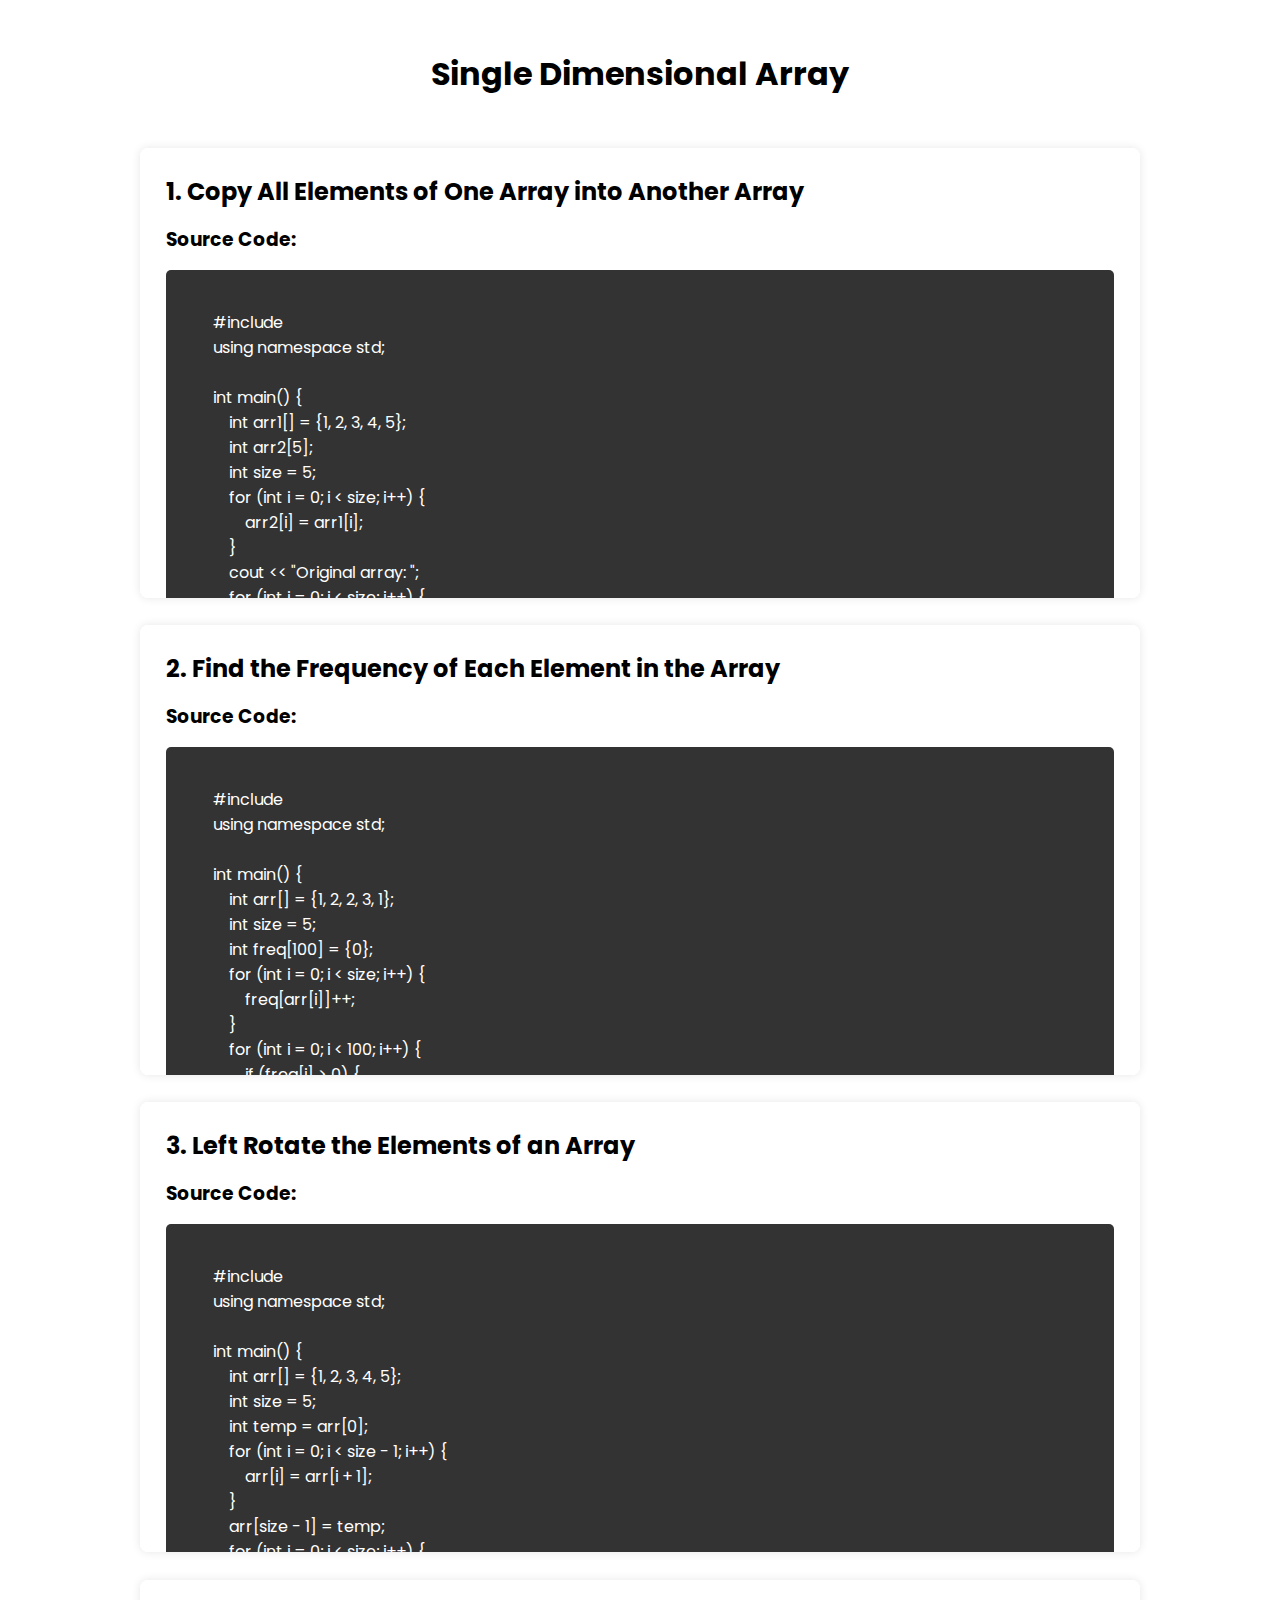
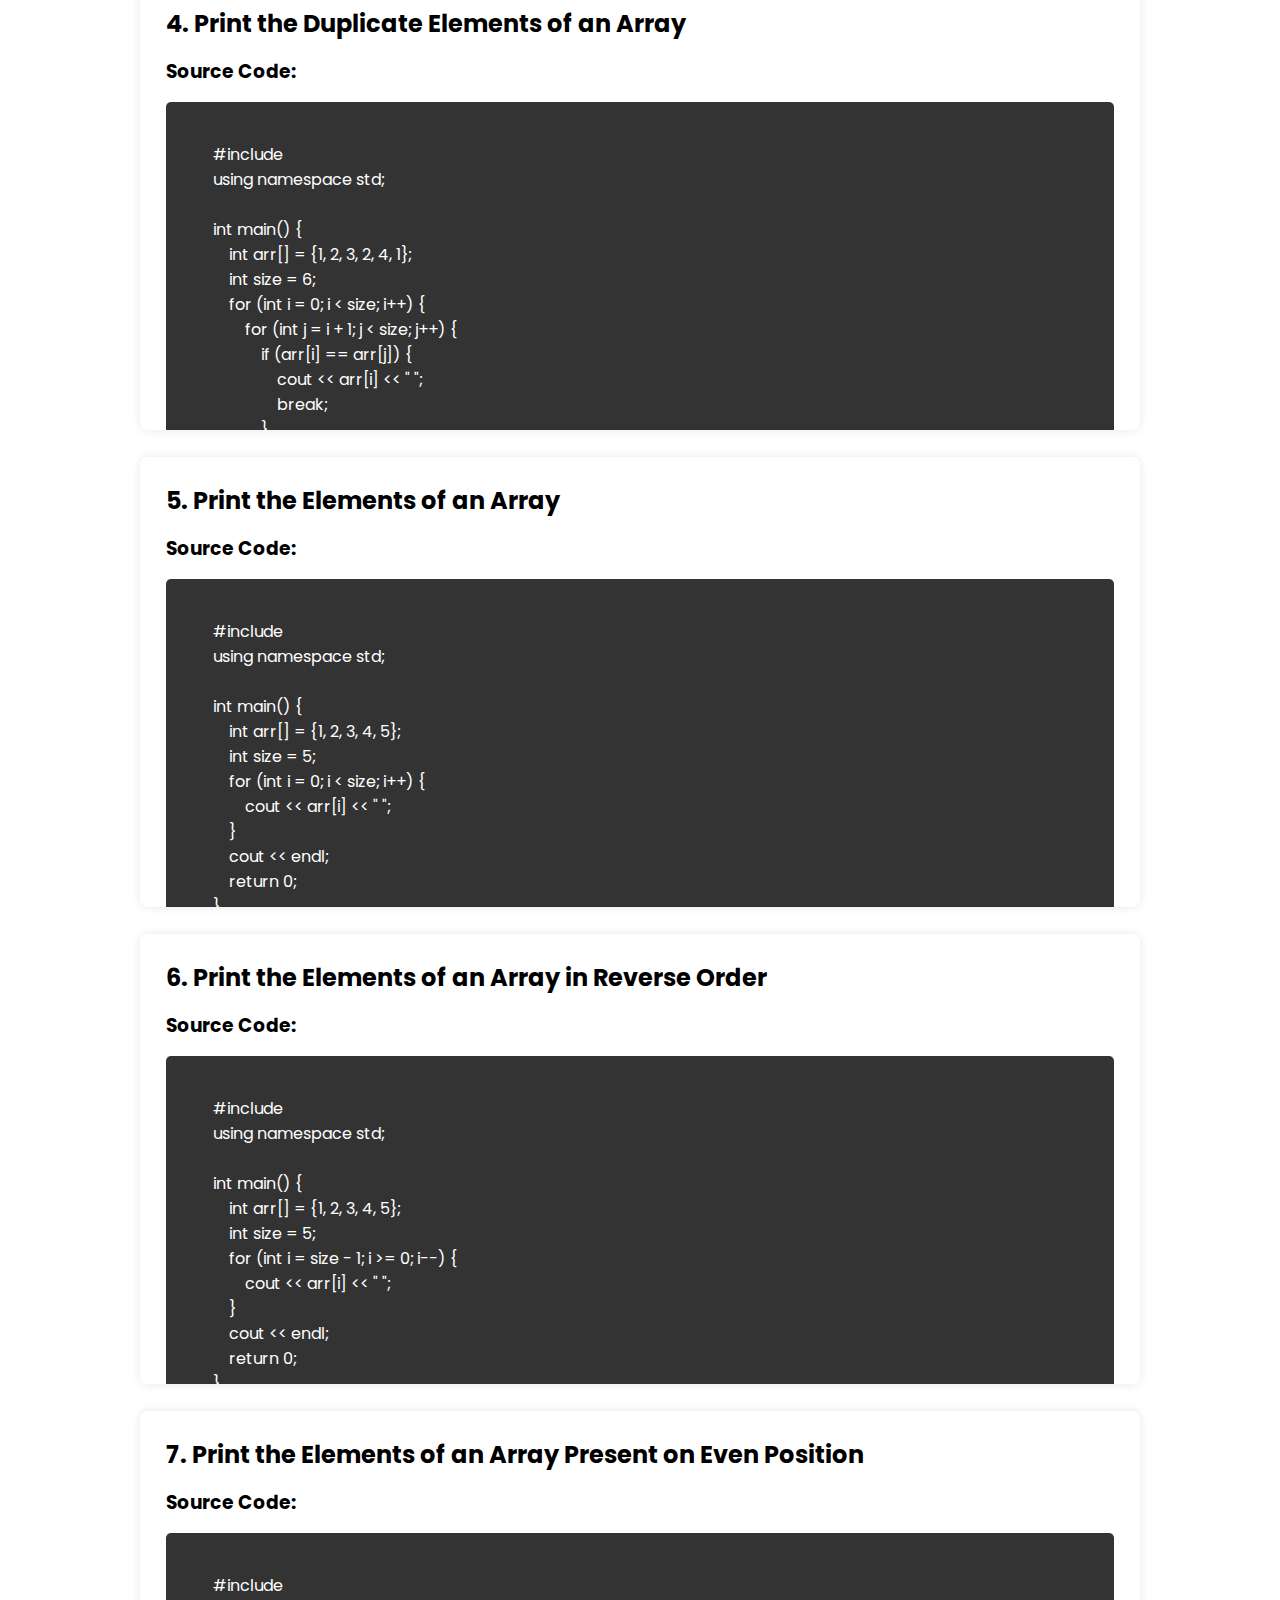
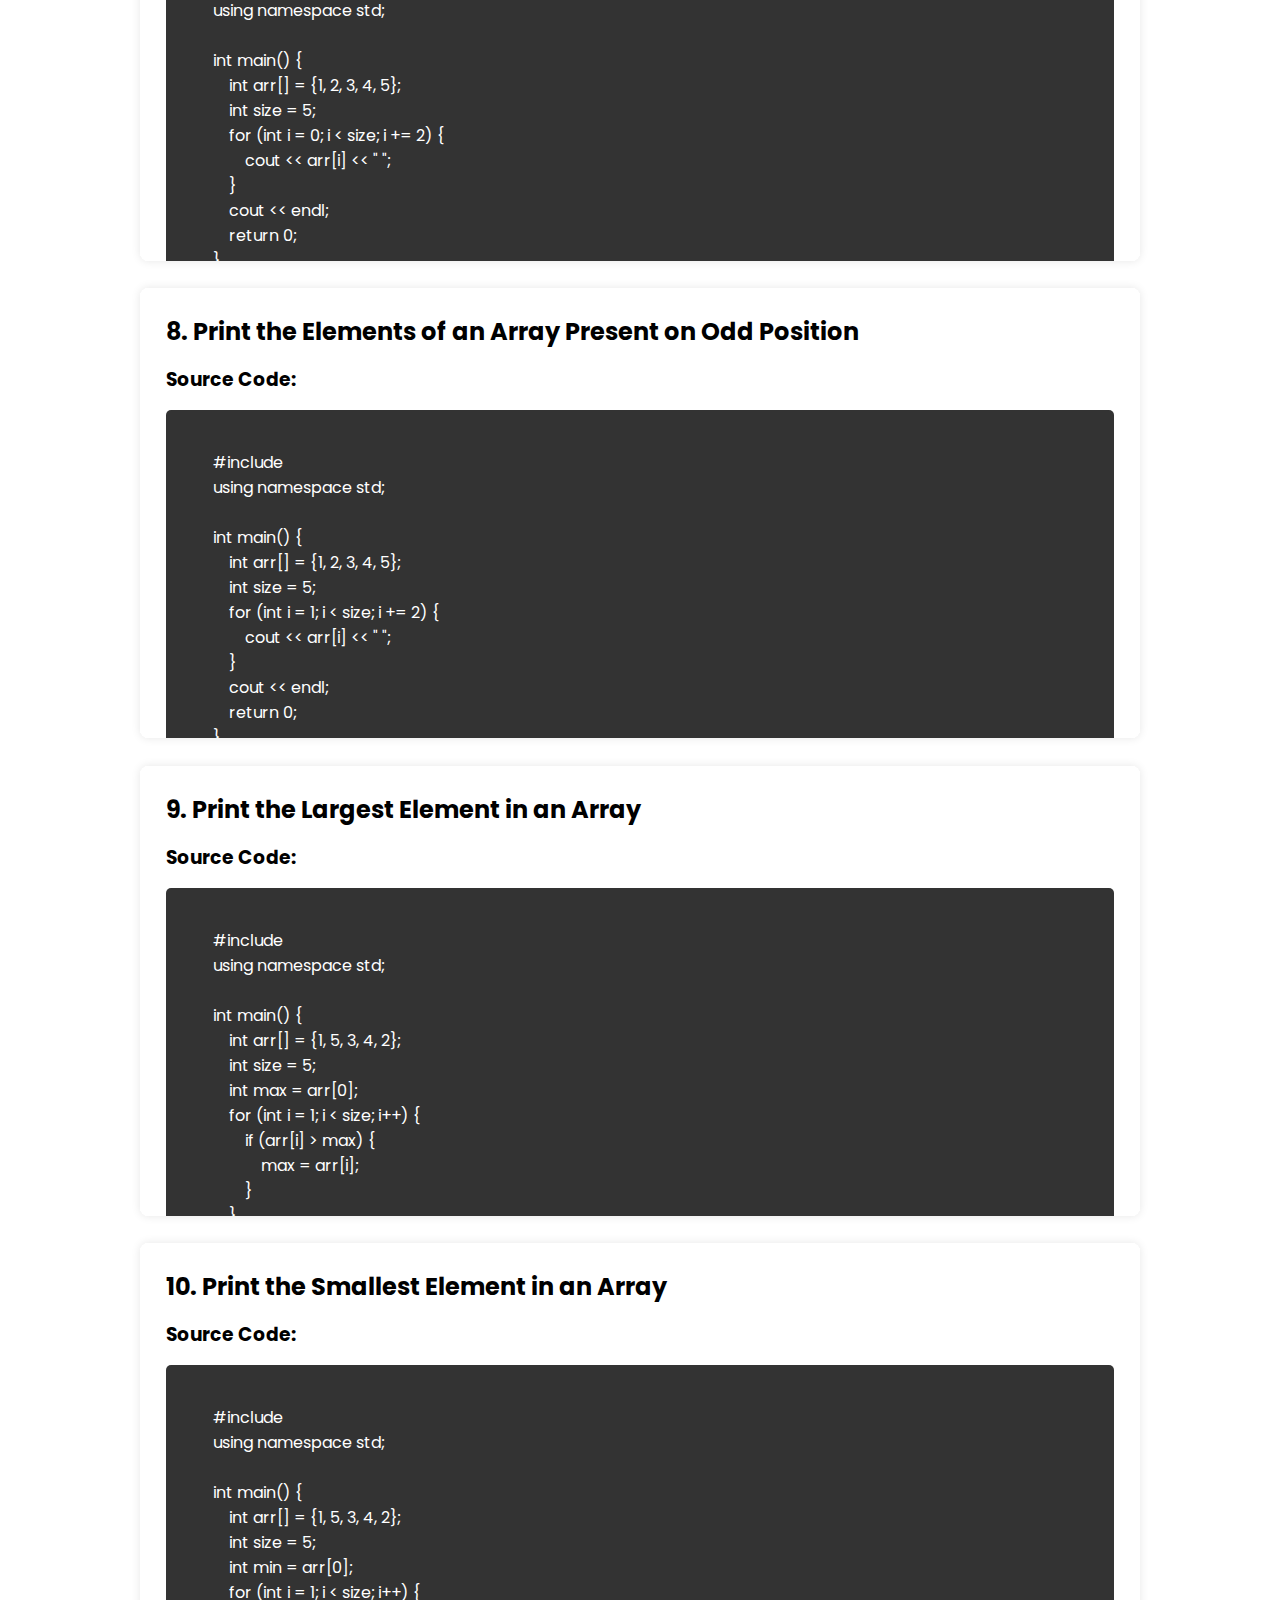
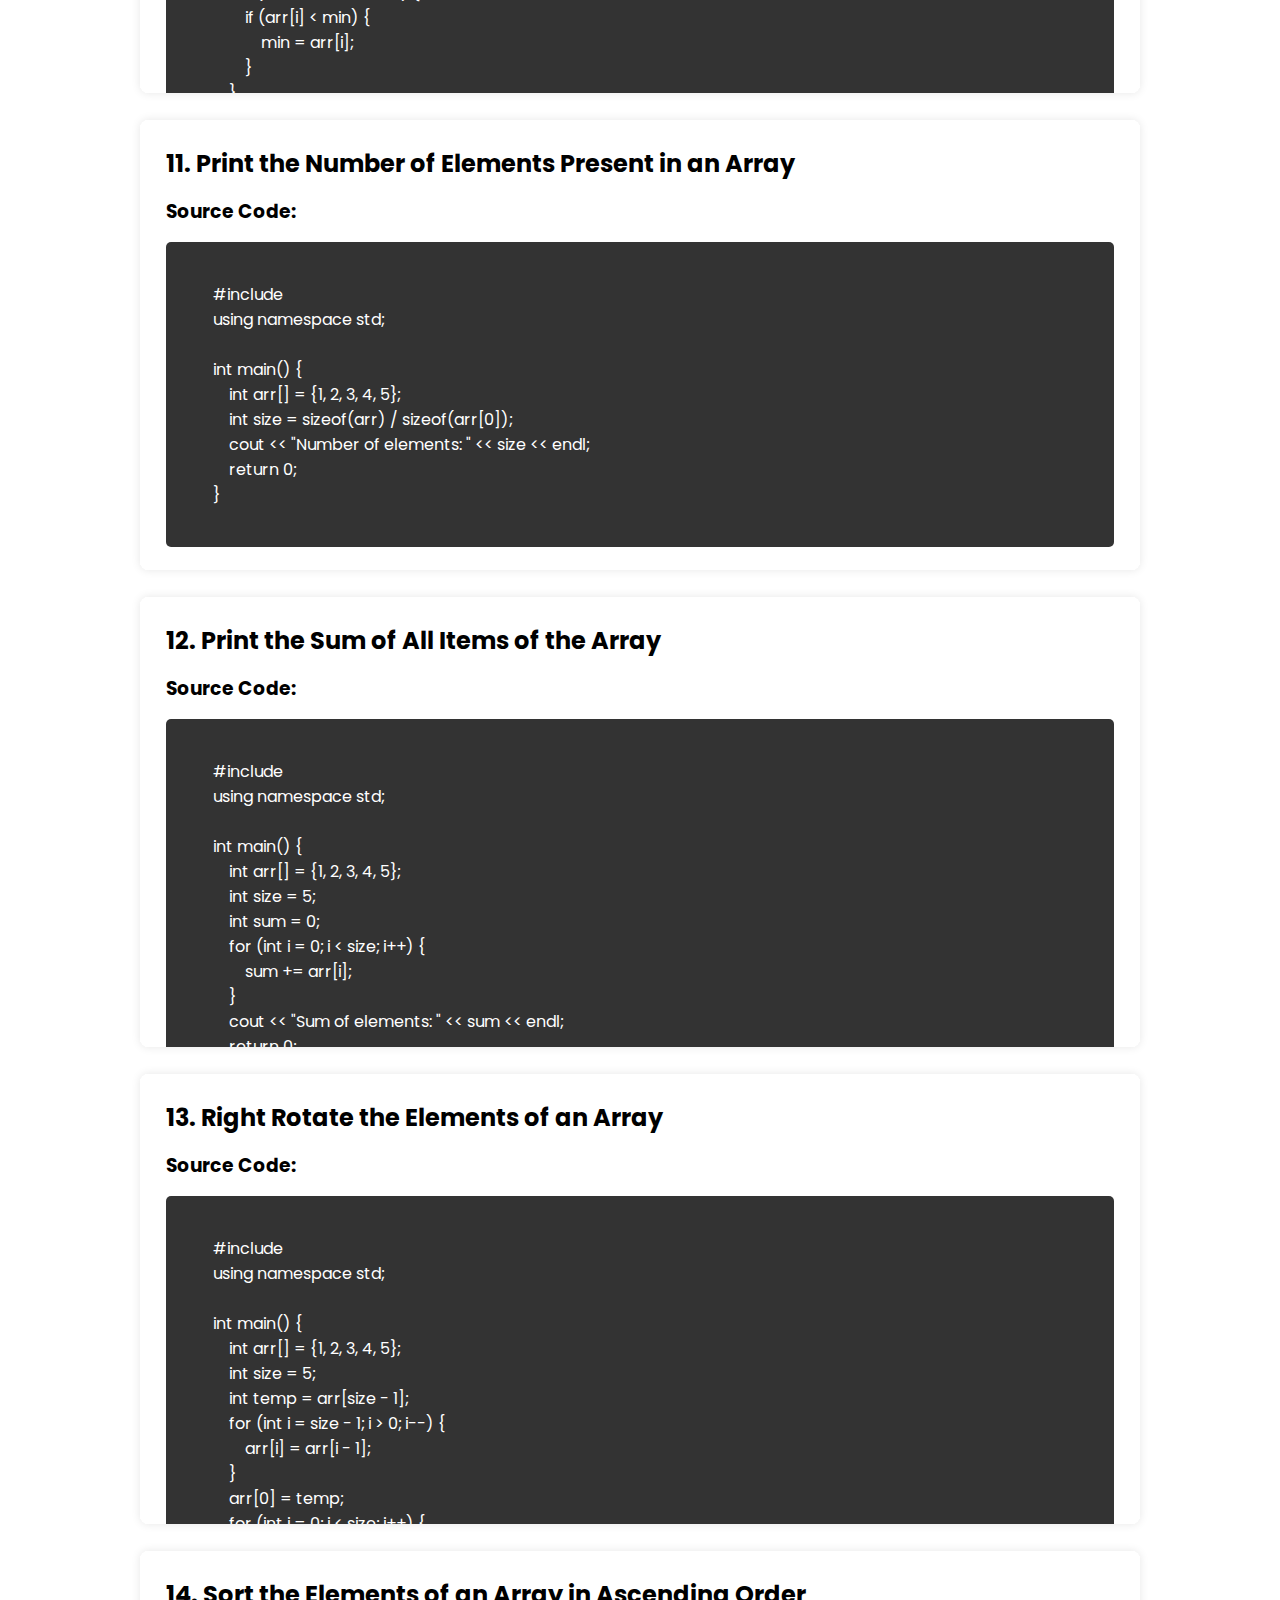
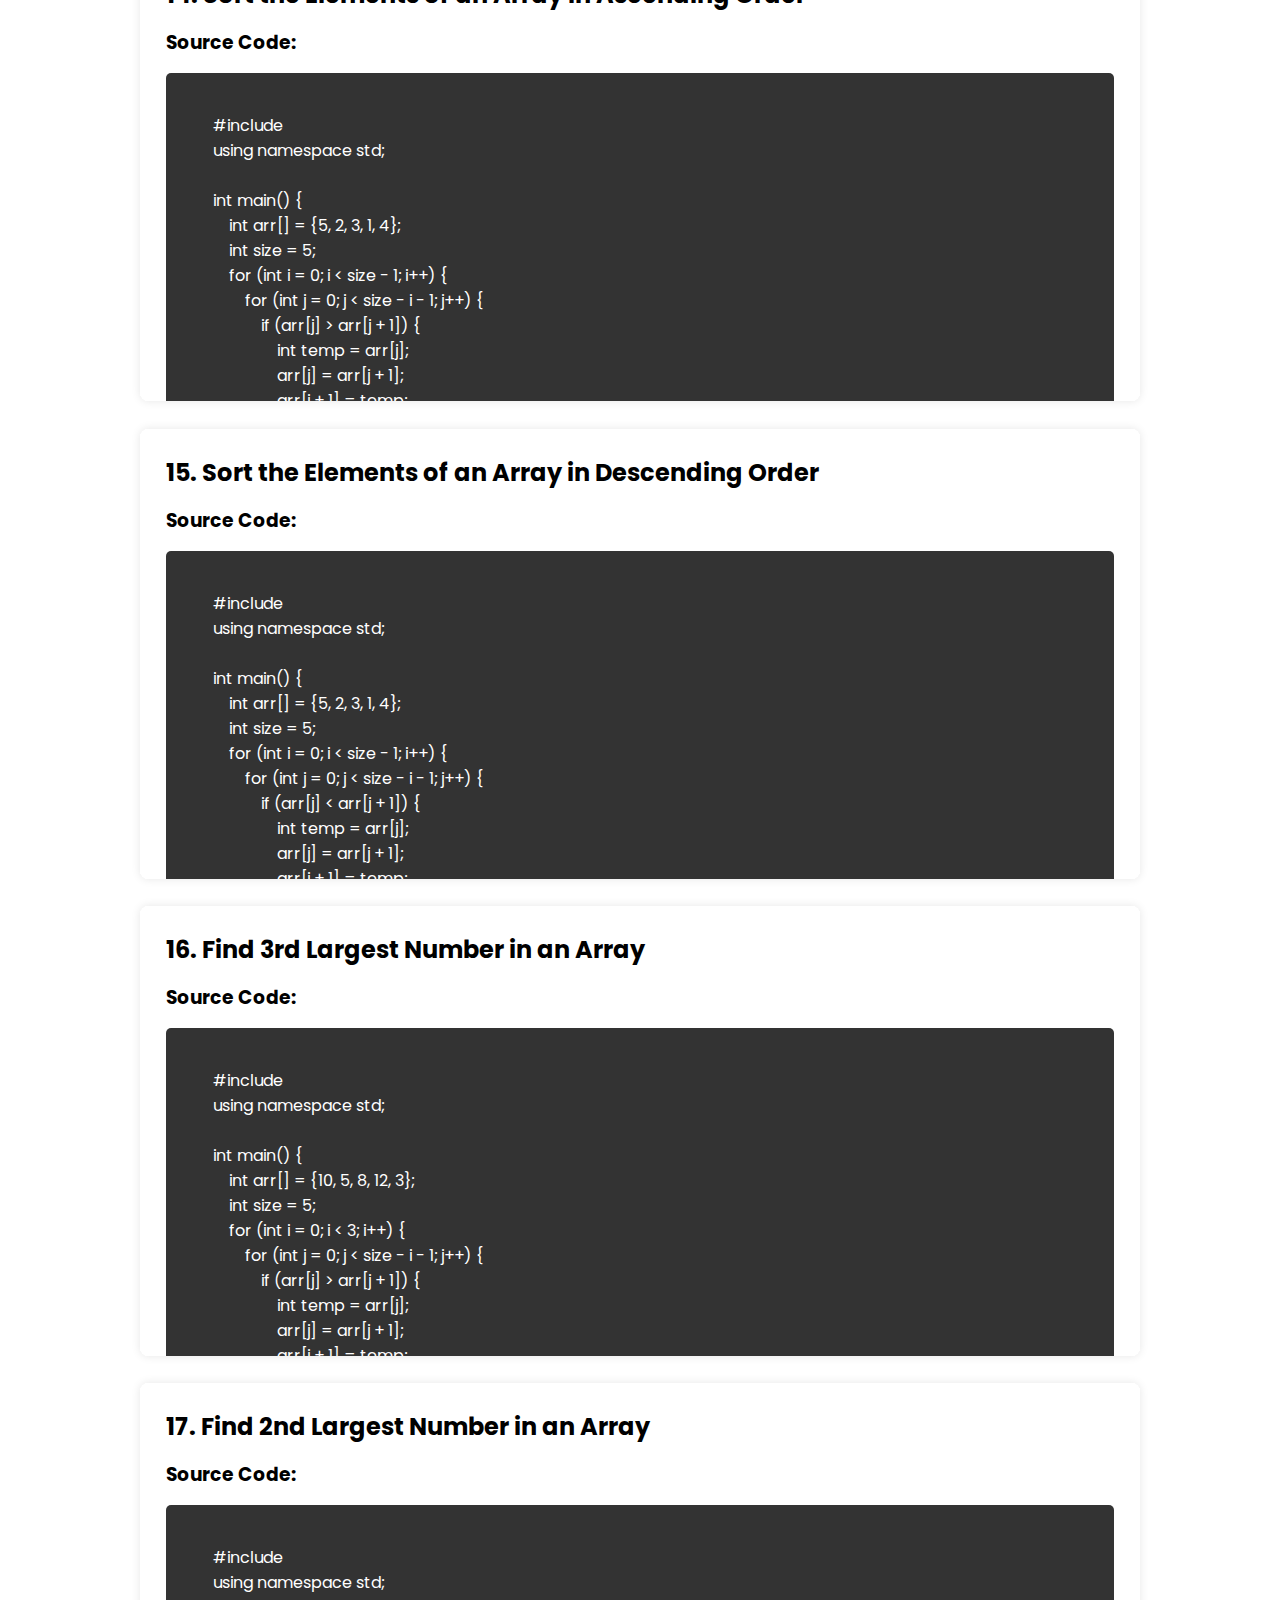
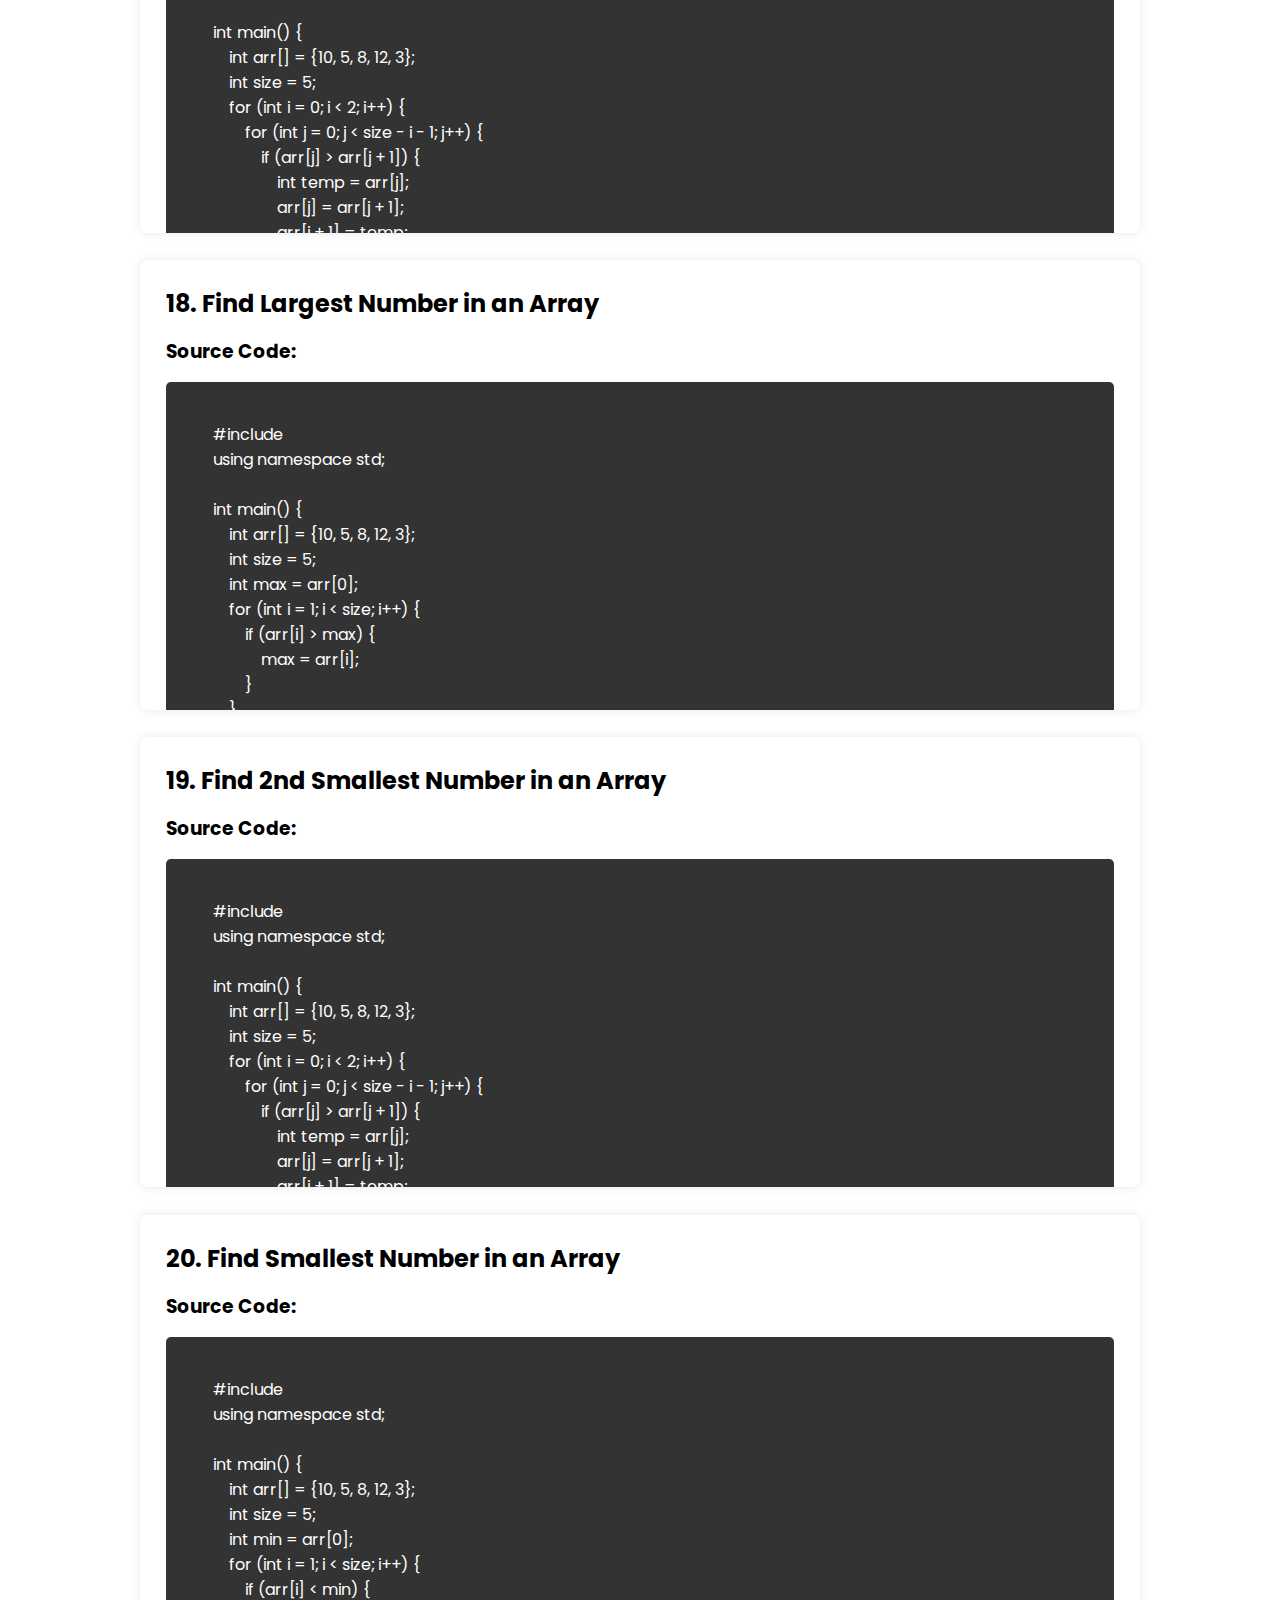
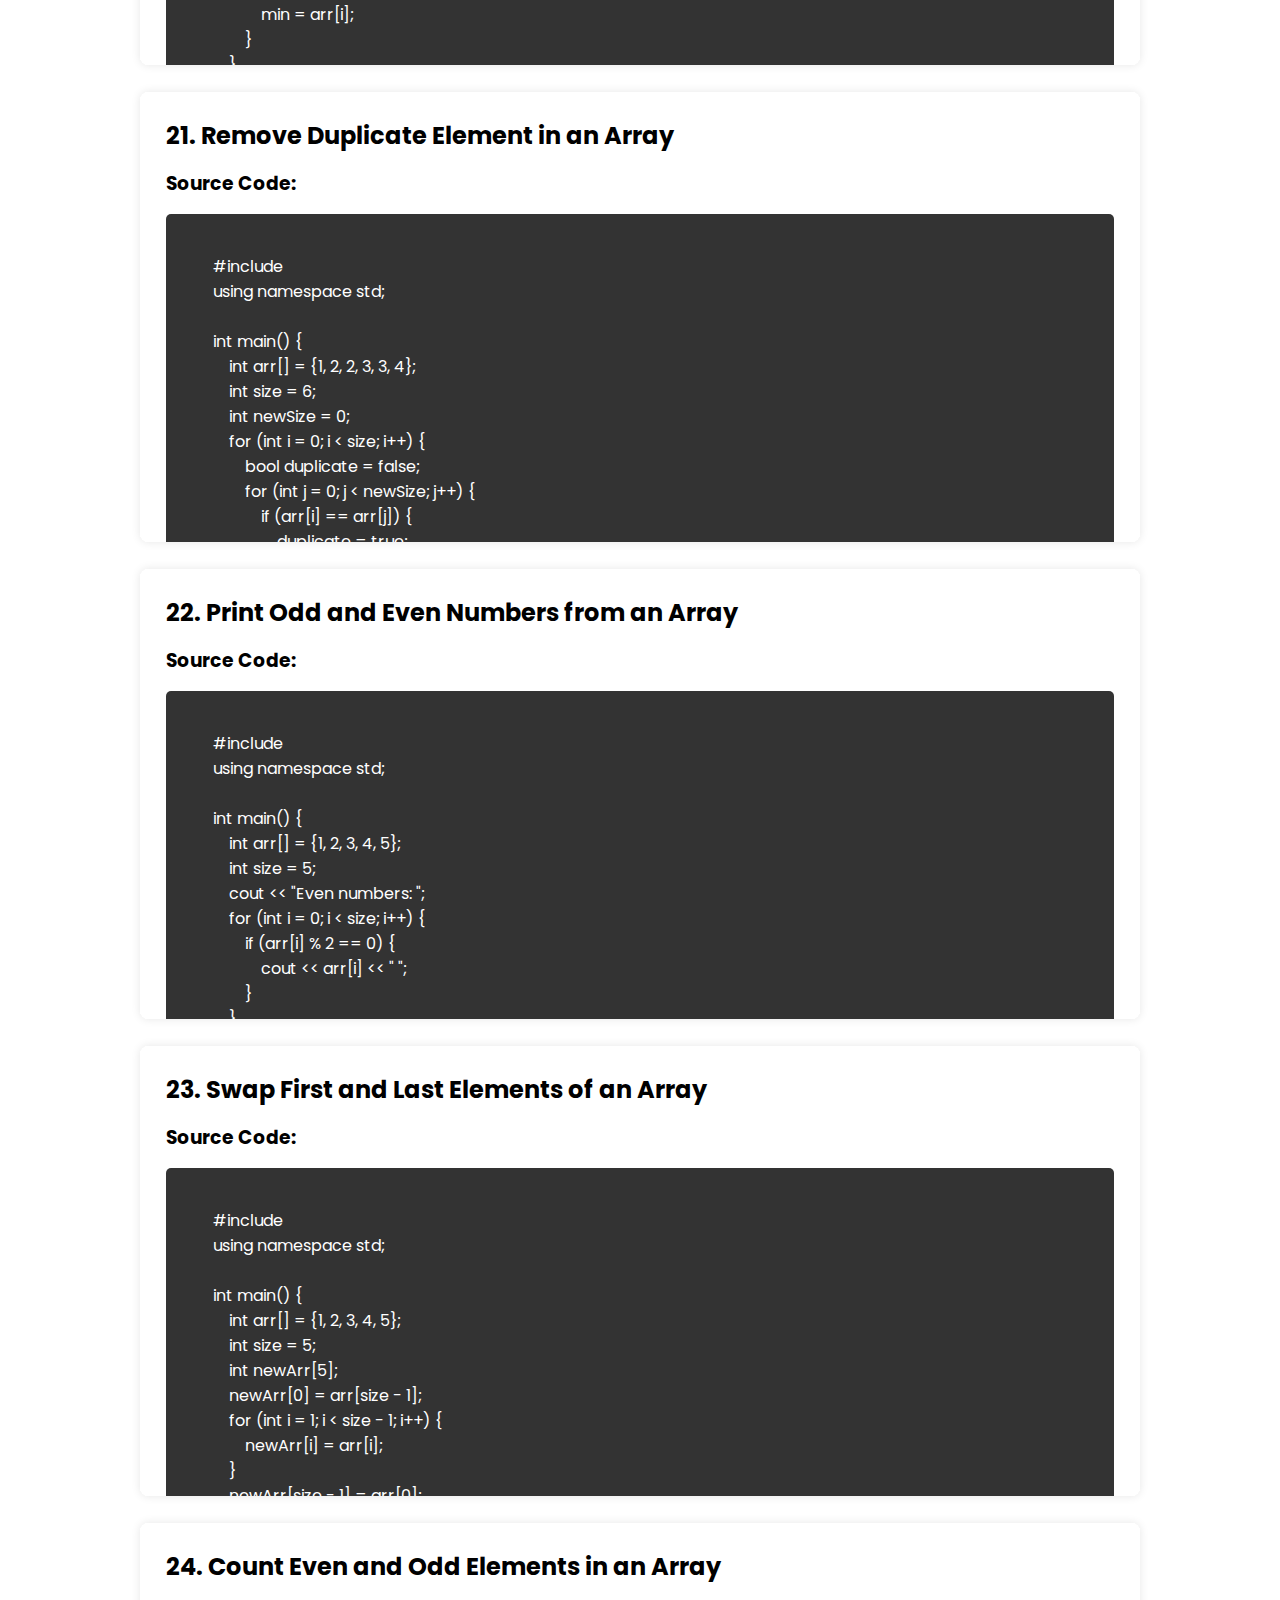
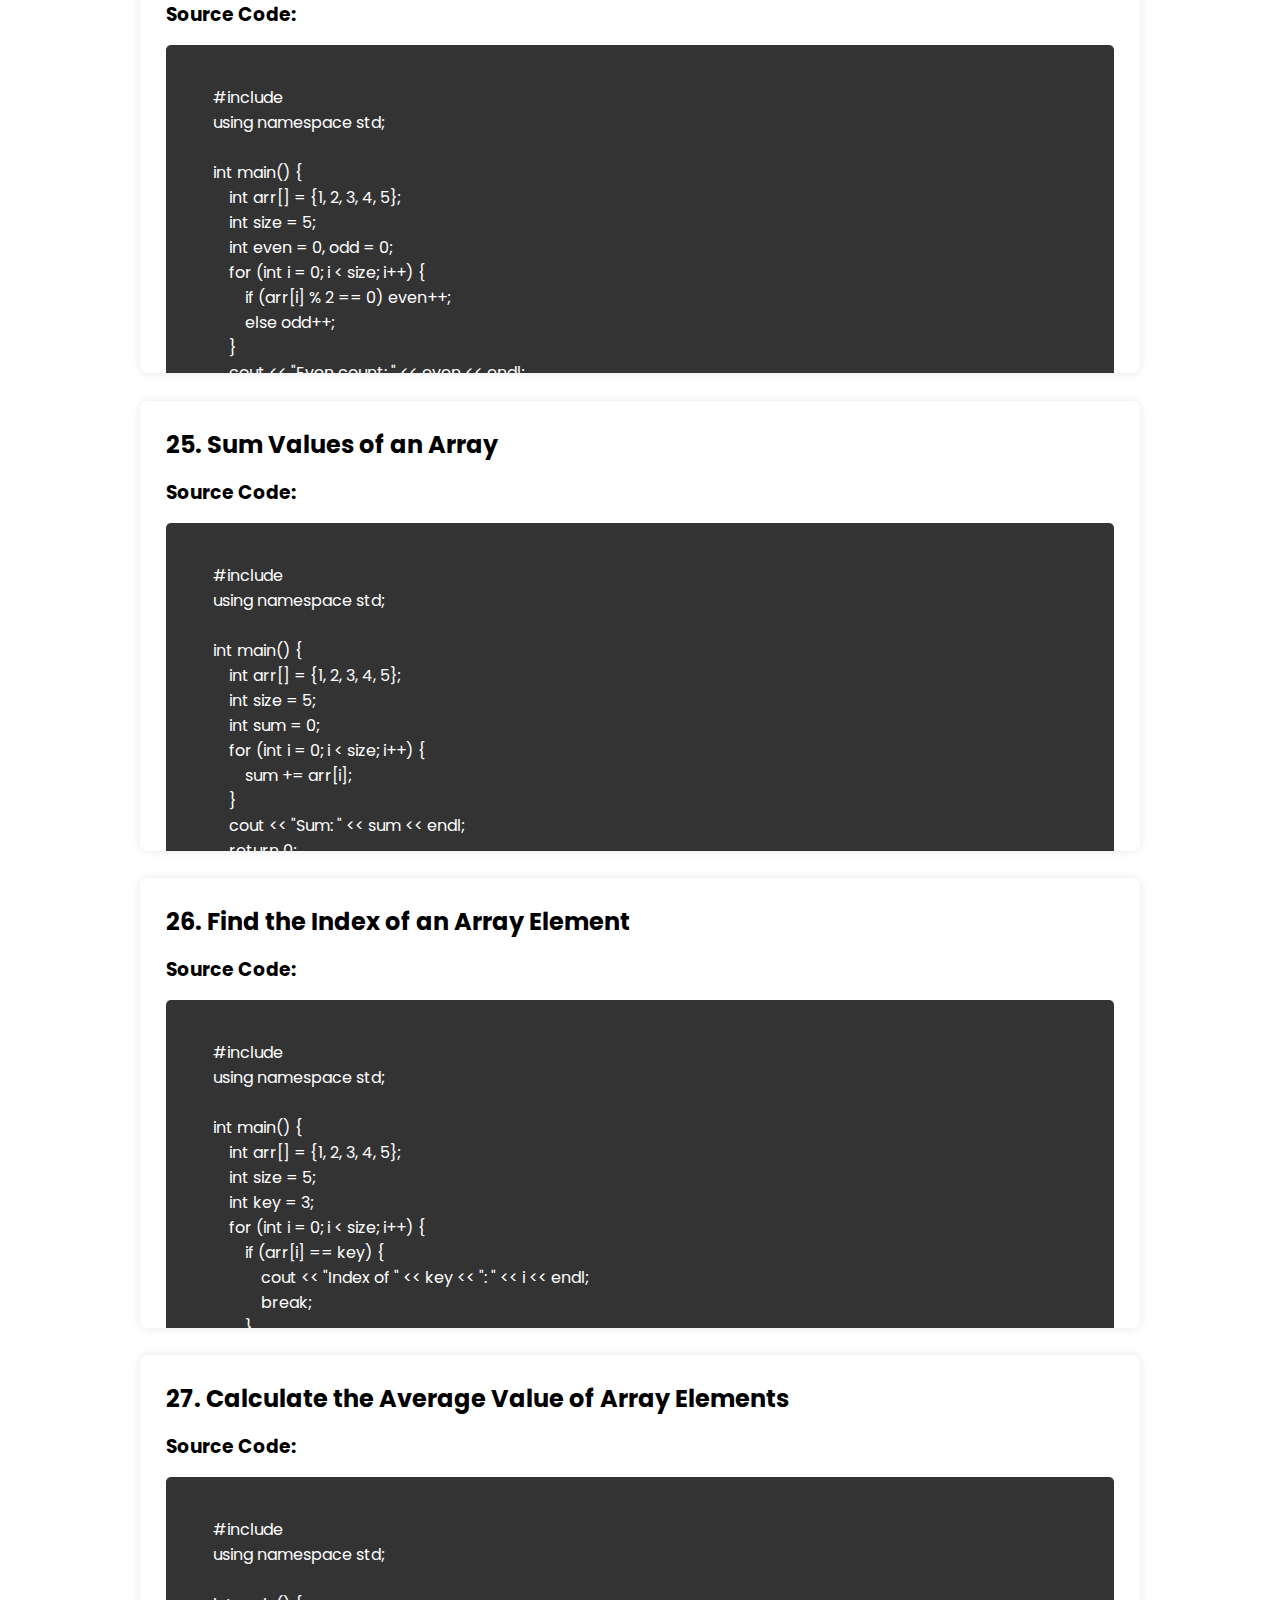
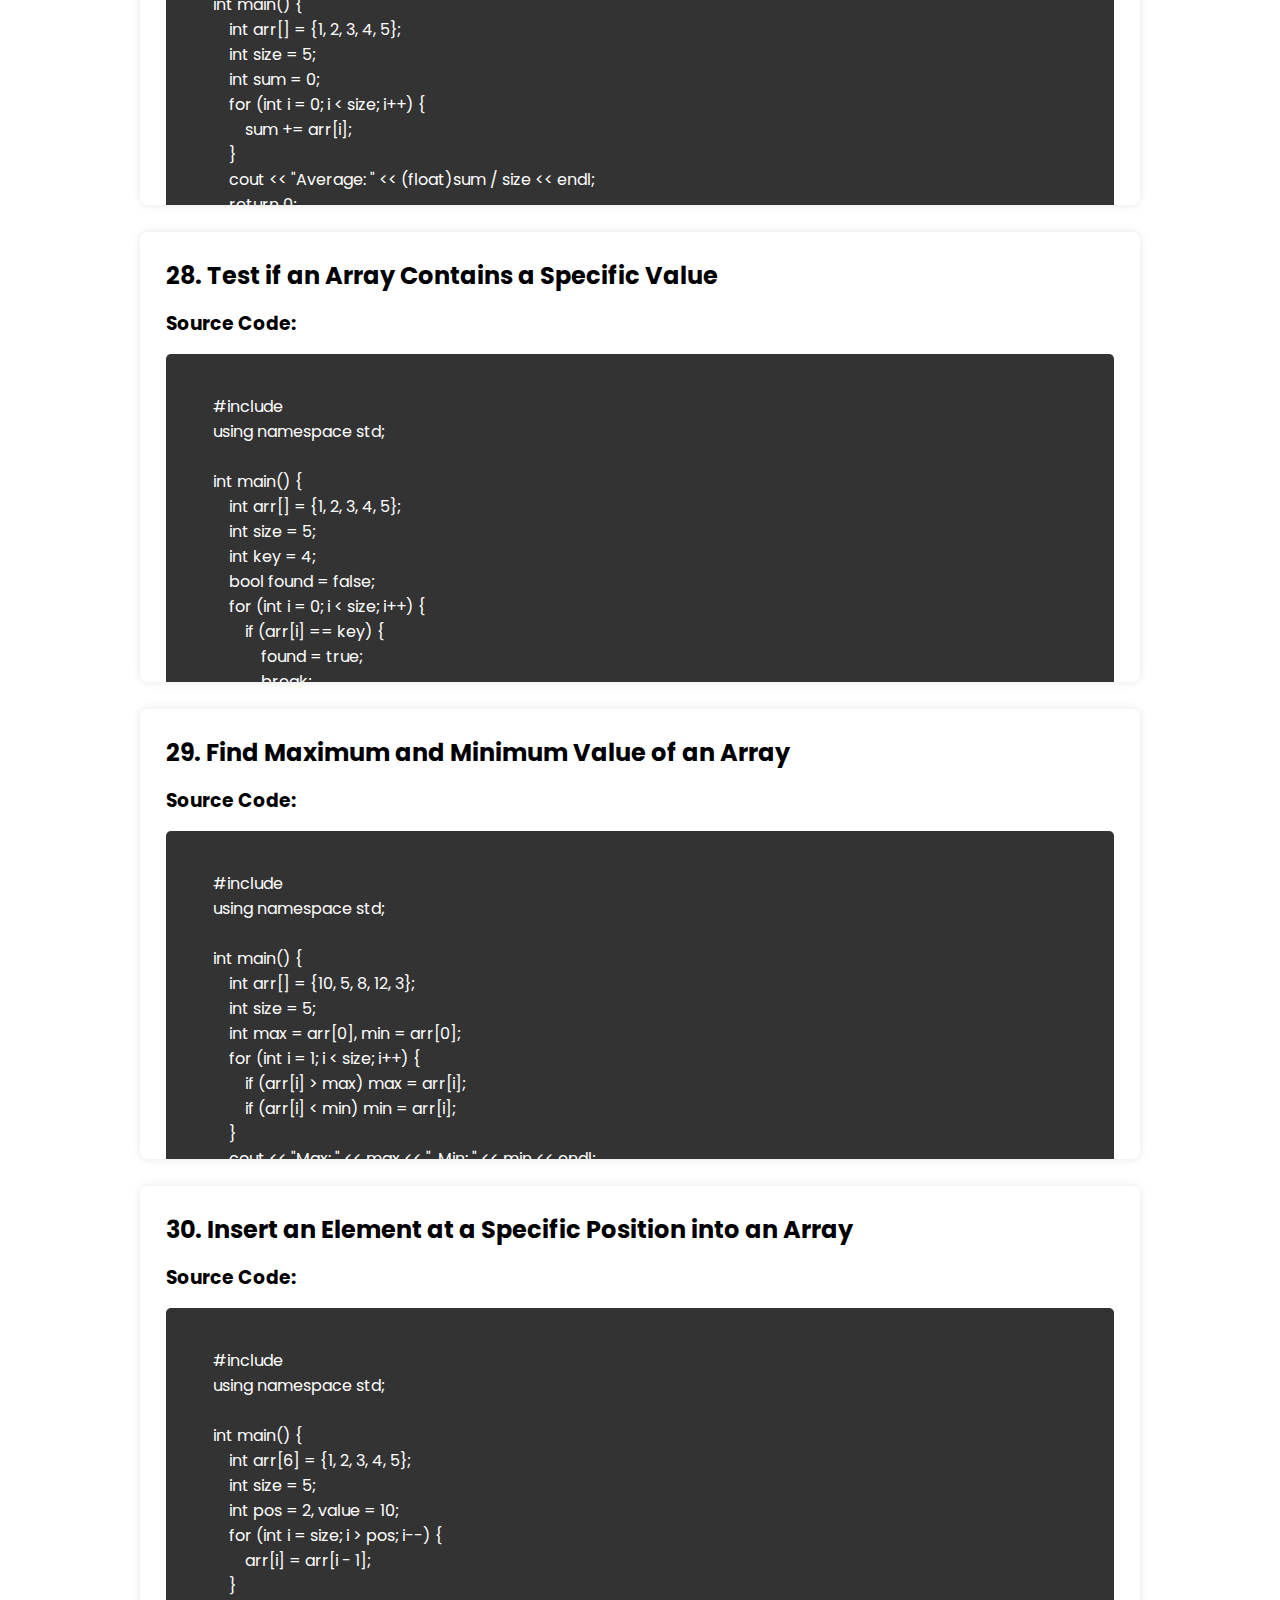
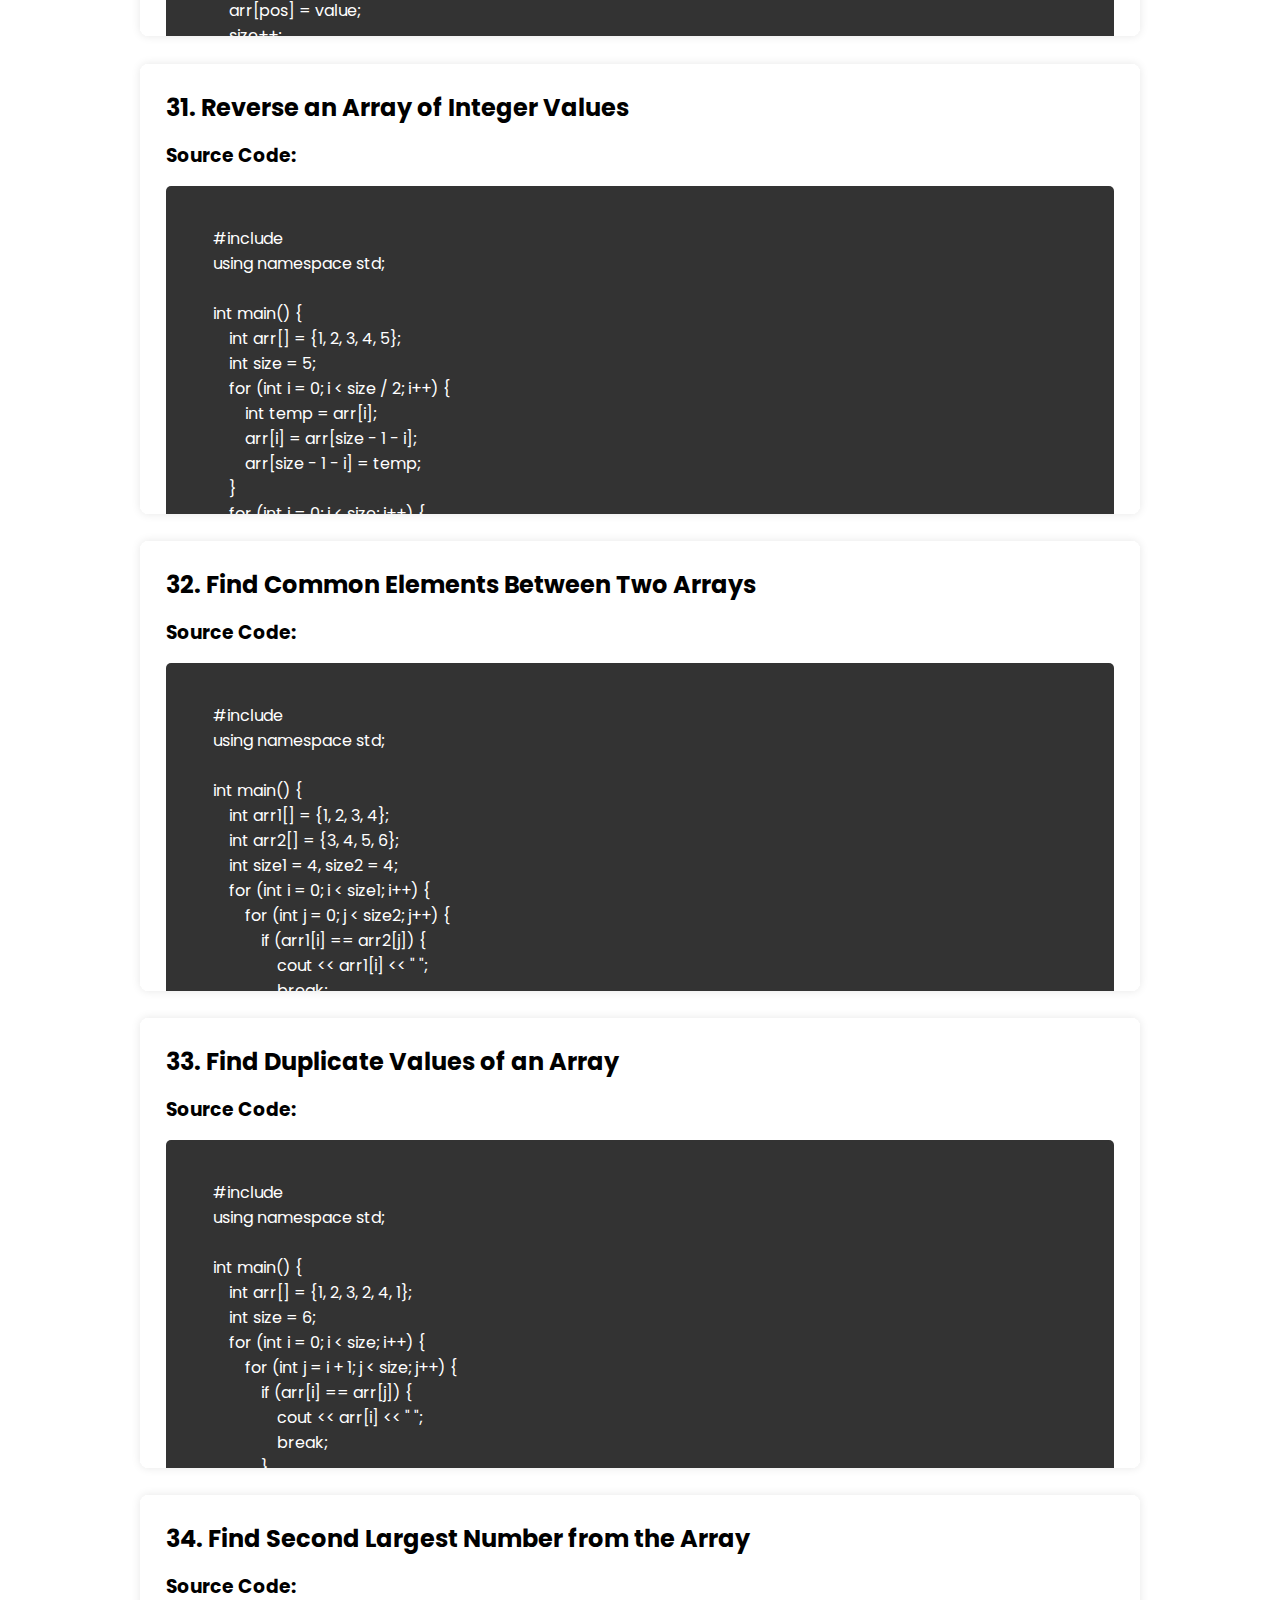
<file: singledimensionalarray.html>
<!DOCTYPE html>
<html lang="en">
<head>
    <meta charset="UTF-8">
    <meta name="viewport" content="width=device-width, initial-scale=1.0">
    <title>Single Dimensional Array</title>
    <link rel="stylesheet" href="programmes.css">
</head>
<body>
    <h1>Single Dimensional Array</h1>
       <div class="program">
            <h2>1. Copy All Elements of One Array into Another Array</h2>
            <h3>Source Code:</h3>
            <pre><code>
        #include <iostream>
        using namespace std;
        
        int main() {
            int arr1[] = {1, 2, 3, 4, 5};
            int arr2[5];
            int size = 5;
            for (int i = 0; i < size; i++) {
                arr2[i] = arr1[i];
            }
            cout << "Original array: ";
            for (int i = 0; i < size; i++) {
                cout << arr1[i] << " ";
            }
            cout << "\nCopied array: ";
            for (int i = 0; i < size; i++) {
                cout << arr2[i] << " ";
            }
            cout << endl;
            return 0;
        }
            </code></pre>
            <h3>Output:</h3>
            <pre>
        Original array: 1 2 3 4 5 
        Copied array: 1 2 3 4 5 
            </pre>
        </div>
        
        
        
        <div class="program">
            <h2>2. Find the Frequency of Each Element in the Array</h2>
            <h3>Source Code:</h3>
            <pre><code>
        #include <iostream>
        using namespace std;
        
        int main() {
            int arr[] = {1, 2, 2, 3, 1};
            int size = 5;
            int freq[100] = {0};
            for (int i = 0; i < size; i++) {
                freq[arr[i]]++;
            }
            for (int i = 0; i < 100; i++) {
                if (freq[i] > 0) {
                    cout << "Element " << i << " occurs " << freq[i] << " times" << endl;
                }
            }
            return 0;
        }
            </code></pre>
            <h3>Output:</h3>
            <pre>
        Element 1 occurs 2 times
        Element 2 occurs 2 times
        Element 3 occurs 1 times
            </pre>
        </div>
        
        
        
        <div class="program">
            <h2>3. Left Rotate the Elements of an Array</h2>
            <h3>Source Code:</h3>
            <pre><code>
        #include <iostream>
        using namespace std;
        
        int main() {
            int arr[] = {1, 2, 3, 4, 5};
            int size = 5;
            int temp = arr[0];
            for (int i = 0; i < size - 1; i++) {
                arr[i] = arr[i + 1];
            }
            arr[size - 1] = temp;
            for (int i = 0; i < size; i++) {
                cout << arr[i] << " ";
            }
            cout << endl;
            return 0;
        }
            </code></pre>
            <h3>Output:</h3>
            <pre>
        2 3 4 5 1 
            </pre>
        </div>
        
        
        
        <div class="program">
            <h2>4. Print the Duplicate Elements of an Array</h2>
            <h3>Source Code:</h3>
            <pre><code>
        #include <iostream>
        using namespace std;
        
        int main() {
            int arr[] = {1, 2, 3, 2, 4, 1};
            int size = 6;
            for (int i = 0; i < size; i++) {
                for (int j = i + 1; j < size; j++) {
                    if (arr[i] == arr[j]) {
                        cout << arr[i] << " ";
                        break;
                    }
                }
            }
            cout << endl;
            return 0;
        }
            </code></pre>
            <h3>Output:</h3>
            <pre>
        1 2 
            </pre>
        </div>
        
        
        
        <div class="program">
            <h2>5. Print the Elements of an Array</h2>
            <h3>Source Code:</h3>
            <pre><code>
        #include <iostream>
        using namespace std;
        
        int main() {
            int arr[] = {1, 2, 3, 4, 5};
            int size = 5;
            for (int i = 0; i < size; i++) {
                cout << arr[i] << " ";
            }
            cout << endl;
            return 0;
        }
            </code></pre>
            <h3>Output:</h3>
            <pre>
        1 2 3 4 5 
            </pre>
        </div>
        
        
        
        <div class="program">
            <h2>6. Print the Elements of an Array in Reverse Order</h2>
            <h3>Source Code:</h3>
            <pre><code>
        #include <iostream>
        using namespace std;
        
        int main() {
            int arr[] = {1, 2, 3, 4, 5};
            int size = 5;
            for (int i = size - 1; i >= 0; i--) {
                cout << arr[i] << " ";
            }
            cout << endl;
            return 0;
        }
            </code></pre>
            <h3>Output:</h3>
            <pre>
        5 4 3 2 1 
            </pre>
        </div>
        
        
        
        <div class="program">
            <h2>7. Print the Elements of an Array Present on Even Position</h2>
            <h3>Source Code:</h3>
            <pre><code>
        #include <iostream>
        using namespace std;
        
        int main() {
            int arr[] = {1, 2, 3, 4, 5};
            int size = 5;
            for (int i = 0; i < size; i += 2) {
                cout << arr[i] << " ";
            }
            cout << endl;
            return 0;
        }
            </code></pre>
            <h3>Output:</h3>
            <pre>
        1 3 5 
            </pre>
        </div>
        
        
        
        <div class="program">
            <h2>8. Print the Elements of an Array Present on Odd Position</h2>
            <h3>Source Code:</h3>
            <pre><code>
        #include <iostream>
        using namespace std;
        
        int main() {
            int arr[] = {1, 2, 3, 4, 5};
            int size = 5;
            for (int i = 1; i < size; i += 2) {
                cout << arr[i] << " ";
            }
            cout << endl;
            return 0;
        }
            </code></pre>
            <h3>Output:</h3>
            <pre>
        2 4 
            </pre>
        </div>
        
        
        
        <div class="program">
            <h2>9. Print the Largest Element in an Array</h2>
            <h3>Source Code:</h3>
            <pre><code>
        #include <iostream>
        using namespace std;
        
        int main() {
            int arr[] = {1, 5, 3, 4, 2};
            int size = 5;
            int max = arr[0];
            for (int i = 1; i < size; i++) {
                if (arr[i] > max) {
                    max = arr[i];
                }
            }
            cout << "Largest element: " << max << endl;
            return 0;
        }
            </code></pre>
            <h3>Output:</h3>
            <pre>
        Largest element: 5
            </pre>
        </div>
        
        
        
        <div class="program">
            <h2>10. Print the Smallest Element in an Array</h2>
            <h3>Source Code:</h3>
            <pre><code>
        #include <iostream>
        using namespace std;
        
        int main() {
            int arr[] = {1, 5, 3, 4, 2};
            int size = 5;
            int min = arr[0];
            for (int i = 1; i < size; i++) {
                if (arr[i] < min) {
                    min = arr[i];
                }
            }
            cout << "Smallest element: " << min << endl;
            return 0;
        }
            </code></pre>
            <h3>Output:</h3>
            <pre>
        Smallest element: 1
            </pre>
        </div>
        
        
        
        <div class="program">
            <h2>11. Print the Number of Elements Present in an Array</h2>
            <h3>Source Code:</h3>
            <pre><code>
        #include <iostream>
        using namespace std;
        
        int main() {
            int arr[] = {1, 2, 3, 4, 5};
            int size = sizeof(arr) / sizeof(arr[0]);
            cout << "Number of elements: " << size << endl;
            return 0;
        }
            </code></pre>
            <h3>Output:</h3>
            <pre>
        Number of elements: 5
            </pre>
        </div>
        
        
        
        <div class="program">
            <h2>12. Print the Sum of All Items of the Array</h2>
            <h3>Source Code:</h3>
            <pre><code>
        #include <iostream>
        using namespace std;
        
        int main() {
            int arr[] = {1, 2, 3, 4, 5};
            int size = 5;
            int sum = 0;
            for (int i = 0; i < size; i++) {
                sum += arr[i];
            }
            cout << "Sum of elements: " << sum << endl;
            return 0;
        }
            </code></pre>
            <h3>Output:</h3>
            <pre>
        Sum of elements: 15
            </pre>
        </div>
        
        
        
        <div class="program">
            <h2>13. Right Rotate the Elements of an Array</h2>
            <h3>Source Code:</h3>
            <pre><code>
        #include <iostream>
        using namespace std;
        
        int main() {
            int arr[] = {1, 2, 3, 4, 5};
            int size = 5;
            int temp = arr[size - 1];
            for (int i = size - 1; i > 0; i--) {
                arr[i] = arr[i - 1];
            }
            arr[0] = temp;
            for (int i = 0; i < size; i++) {
                cout << arr[i] << " ";
            }
            cout << endl;
            return 0;
        }
            </code></pre>
            <h3>Output:</h3>
            <pre>
        5 1 2 3 4 
            </pre>
        </div>
        
        
        
        <div class="program">
            <h2>14. Sort the Elements of an Array in Ascending Order</h2>
            <h3>Source Code:</h3>
            <pre><code>
        #include <iostream>
        using namespace std;
        
        int main() {
            int arr[] = {5, 2, 3, 1, 4};
            int size = 5;
            for (int i = 0; i < size - 1; i++) {
                for (int j = 0; j < size - i - 1; j++) {
                    if (arr[j] > arr[j + 1]) {
                        int temp = arr[j];
                        arr[j] = arr[j + 1];
                        arr[j + 1] = temp;
                    }
                }
            }
            for (int i = 0; i < size; i++) {
                cout << arr[i] << " ";
            }
            cout << endl;
            return 0;
        }
            </code></pre>
            <h3>Output:</h3>
            <pre>
        1 2 3 4 5 
            </pre>
        </div>
        
        
        
        <div class="program">
            <h2>15. Sort the Elements of an Array in Descending Order</h2>
            <h3>Source Code:</h3>
            <pre><code>
        #include <iostream>
        using namespace std;
        
        int main() {
            int arr[] = {5, 2, 3, 1, 4};
            int size = 5;
            for (int i = 0; i < size - 1; i++) {
                for (int j = 0; j < size - i - 1; j++) {
                    if (arr[j] < arr[j + 1]) {
                        int temp = arr[j];
                        arr[j] = arr[j + 1];
                        arr[j + 1] = temp;
                    }
                }
            }
            for (int i = 0; i < size; i++) {
                cout << arr[i] << " ";
            }
            cout << endl;
            return 0;
        }
            </code></pre>
            <h3>Output:</h3>
            <pre>
        5 4 3 2 1 
            </pre>
        </div>
        
        
        
        <div class="program">
            <h2>16. Find 3rd Largest Number in an Array</h2>
            <h3>Source Code:</h3>
            <pre><code>
        #include <iostream>
        using namespace std;
        
        int main() {
            int arr[] = {10, 5, 8, 12, 3};
            int size = 5;
            for (int i = 0; i < 3; i++) {
                for (int j = 0; j < size - i - 1; j++) {
                    if (arr[j] > arr[j + 1]) {
                        int temp = arr[j];
                        arr[j] = arr[j + 1];
                        arr[j + 1] = temp;
                    }
                }
            }
            cout << "3rd Largest: " << arr[size - 3] << endl;
            return 0;
        }
            </code></pre>
            <h3>Output:</h3>
            <pre>
        3rd Largest: 8
            </pre>
        </div>
        
        
        
        <div class="program">
            <h2>17. Find 2nd Largest Number in an Array</h2>
            <h3>Source Code:</h3>
            <pre><code>
        #include <iostream>
        using namespace std;
        
        int main() {
            int arr[] = {10, 5, 8, 12, 3};
            int size = 5;
            for (int i = 0; i < 2; i++) {
                for (int j = 0; j < size - i - 1; j++) {
                    if (arr[j] > arr[j + 1]) {
                        int temp = arr[j];
                        arr[j] = arr[j + 1];
                        arr[j + 1] = temp;
                    }
                }
            }
            cout << "2nd Largest: " << arr[size - 2] << endl;
            return 0;
        }
            </code></pre>
            <h3>Output:</h3>
            <pre>
        2nd Largest: 10
            </pre>
        </div>
        
        
        
        <div class="program">
            <h2>18. Find Largest Number in an Array</h2>
            <h3>Source Code:</h3>
            <pre><code>
        #include <iostream>
        using namespace std;
        
        int main() {
            int arr[] = {10, 5, 8, 12, 3};
            int size = 5;
            int max = arr[0];
            for (int i = 1; i < size; i++) {
                if (arr[i] > max) {
                    max = arr[i];
                }
            }
            cout << "Largest: " << max << endl;
            return 0;
        }
            </code></pre>
            <h3>Output:</h3>
            <pre>
        Largest: 12
            </pre>
        </div>
        
        
        
        <div class="program">
            <h2>19. Find 2nd Smallest Number in an Array</h2>
            <h3>Source Code:</h3>
            <pre><code>
        #include <iostream>
        using namespace std;
        
        int main() {
            int arr[] = {10, 5, 8, 12, 3};
            int size = 5;
            for (int i = 0; i < 2; i++) {
                for (int j = 0; j < size - i - 1; j++) {
                    if (arr[j] > arr[j + 1]) {
                        int temp = arr[j];
                        arr[j] = arr[j + 1];
                        arr[j + 1] = temp;
                    }
                }
            }
            cout << "2nd Smallest: " << arr[1] << endl;
            return 0;
        }
            </code></pre>
            <h3>Output:</h3>
            <pre>
        2nd Smallest: 5
            </pre>
        </div>
        
        
        
        <div class="program">
            <h2>20. Find Smallest Number in an Array</h2>
            <h3>Source Code:</h3>
            <pre><code>
        #include <iostream>
        using namespace std;
        
        int main() {
            int arr[] = {10, 5, 8, 12, 3};
            int size = 5;
            int min = arr[0];
            for (int i = 1; i < size; i++) {
                if (arr[i] < min) {
                    min = arr[i];
                }
            }
            cout << "Smallest: " << min << endl;
            return 0;
        }
            </code></pre>
            <h3>Output:</h3>
            <pre>
        Smallest: 3
            </pre>
        </div>
        
        
        
        <div class="program">
            <h2>21. Remove Duplicate Element in an Array</h2>
            <h3>Source Code:</h3>
            <pre><code>
        #include <iostream>
        using namespace std;
        
        int main() {
            int arr[] = {1, 2, 2, 3, 3, 4};
            int size = 6;
            int newSize = 0;
            for (int i = 0; i < size; i++) {
                bool duplicate = false;
                for (int j = 0; j < newSize; j++) {
                    if (arr[i] == arr[j]) {
                        duplicate = true;
                        break;
                    }
                }
                if (!duplicate) {
                    arr[newSize++] = arr[i];
                }
            }
            for (int i = 0; i < newSize; i++) {
                cout << arr[i] << " ";
            }
            cout << endl;
            return 0;
        }
            </code></pre>
            <h3>Output:</h3>
            <pre>
        1 2 3 4 
            </pre>
        </div>
        
        
        
        <div class="program">
            <h2>22. Print Odd and Even Numbers from an Array</h2>
            <h3>Source Code:</h3>
            <pre><code>
        #include <iostream>
        using namespace std;
        
        int main() {
            int arr[] = {1, 2, 3, 4, 5};
            int size = 5;
            cout << "Even numbers: ";
            for (int i = 0; i < size; i++) {
                if (arr[i] % 2 == 0) {
                    cout << arr[i] << " ";
                }
            }
            cout << "\nOdd numbers: ";
            for (int i = 0; i < size; i++) {
                if (arr[i] % 2 != 0) {
                    cout << arr[i] << " ";
                }
            }
            cout << endl;
            return 0;
        }
            </code></pre>
            <h3>Output:</h3>
            <pre>
        Even numbers: 2 4 
        Odd numbers: 1 3 5 
            </pre>
        </div>
        
        
        
        <div class="program">
            <h2>23. Swap First and Last Elements of an Array</h2>
            <h3>Source Code:</h3>
            <pre><code>
        #include <iostream>
        using namespace std;
        
        int main() {
            int arr[] = {1, 2, 3, 4, 5};
            int size = 5;
            int newArr[5];
            newArr[0] = arr[size - 1];
            for (int i = 1; i < size - 1; i++) {
                newArr[i] = arr[i];
            }
            newArr[size - 1] = arr[0];
            for (int i = 0; i < size; i++) {
                cout << newArr[i] << " ";
            }
            cout << endl;
            return 0;
        }
            </code></pre>
            <h3>Output:</h3>
            <pre>
        5 2 3 4 1 
            </pre>
        </div>
        
        
        
        <div class="program">
            <h2>24. Count Even and Odd Elements in an Array</h2>
            <h3>Source Code:</h3>
            <pre><code>
        #include <iostream>
        using namespace std;
        
        int main() {
            int arr[] = {1, 2, 3, 4, 5};
            int size = 5;
            int even = 0, odd = 0;
            for (int i = 0; i < size; i++) {
                if (arr[i] % 2 == 0) even++;
                else odd++;
            }
            cout << "Even count: " << even << endl;
            cout << "Odd count: " << odd << endl;
            return 0;
        }
            </code></pre>
            <h3>Output:</h3>
            <pre>
        Even count: 2
        Odd count: 3
            </pre>
        </div>
        
        
        
        <div class="program">
            <h2>25. Sum Values of an Array</h2>
            <h3>Source Code:</h3>
            <pre><code>
        #include <iostream>
        using namespace std;
        
        int main() {
            int arr[] = {1, 2, 3, 4, 5};
            int size = 5;
            int sum = 0;
            for (int i = 0; i < size; i++) {
                sum += arr[i];
            }
            cout << "Sum: " << sum << endl;
            return 0;
        }
            </code></pre>
            <h3>Output:</h3>
            <pre>
        Sum: 15
            </pre>
        </div>
        
        
        
        <div class="program">
            <h2>26. Find the Index of an Array Element</h2>
            <h3>Source Code:</h3>
            <pre><code>
        #include <iostream>
        using namespace std;
        
        int main() {
            int arr[] = {1, 2, 3, 4, 5};
            int size = 5;
            int key = 3;
            for (int i = 0; i < size; i++) {
                if (arr[i] == key) {
                    cout << "Index of " << key << ": " << i << endl;
                    break;
                }
            }
            return 0;
        }
            </code></pre>
            <h3>Output:</h3>
            <pre>
        Index of 3: 2
            </pre>
        </div>
        
        
        
        <div class="program">
            <h2>27. Calculate the Average Value of Array Elements</h2>
            <h3>Source Code:</h3>
            <pre><code>
        #include <iostream>
        using namespace std;
        
        int main() {
            int arr[] = {1, 2, 3, 4, 5};
            int size = 5;
            int sum = 0;
            for (int i = 0; i < size; i++) {
                sum += arr[i];
            }
            cout << "Average: " << (float)sum / size << endl;
            return 0;
        }
            </code></pre>
            <h3>Output:</h3>
            <pre>
        Average: 3
            </pre>
        </div>
        
        
        
        <div class="program">
            <h2>28. Test if an Array Contains a Specific Value</h2>
            <h3>Source Code:</h3>
            <pre><code>
        #include <iostream>
        using namespace std;
        
        int main() {
            int arr[] = {1, 2, 3, 4, 5};
            int size = 5;
            int key = 4;
            bool found = false;
            for (int i = 0; i < size; i++) {
                if (arr[i] == key) {
                    found = true;
                    break;
                }
            }
            cout << (found ? "Value found" : "Value not found") << endl;
            return 0;
        }
            </code></pre>
            <h3>Output:</h3>
            <pre>
        Value found
            </pre>
        </div>
        
        
        
        <div class="program">
            <h2>29. Find Maximum and Minimum Value of an Array</h2>
            <h3>Source Code:</h3>
            <pre><code>
        #include <iostream>
        using namespace std;
        
        int main() {
            int arr[] = {10, 5, 8, 12, 3};
            int size = 5;
            int max = arr[0], min = arr[0];
            for (int i = 1; i < size; i++) {
                if (arr[i] > max) max = arr[i];
                if (arr[i] < min) min = arr[i];
            }
            cout << "Max: " << max << ", Min: " << min << endl;
            return 0;
        }
            </code></pre>
            <h3>Output:</h3>
            <pre>
        Max: 12, Min: 3
            </pre>
        </div>
        
        
        
        <div class="program">
            <h2>30. Insert an Element at a Specific Position into an Array</h2>
            <h3>Source Code:</h3>
            <pre><code>
        #include <iostream>
        using namespace std;
        
        int main() {
            int arr[6] = {1, 2, 3, 4, 5};
            int size = 5;
            int pos = 2, value = 10;
            for (int i = size; i > pos; i--) {
                arr[i] = arr[i - 1];
            }
            arr[pos] = value;
            size++;
            for (int i = 0; i < size; i++) {
                cout << arr[i] << " ";
            }
            cout << endl;
            return 0;
        }
            </code></pre>
            <h3>Output:</h3>
            <pre>
        1 2 10 3 4 5 
            </pre>
        </div>
        
        
        
        <div class="program">
            <h2>31. Reverse an Array of Integer Values</h2>
            <h3>Source Code:</h3>
            <pre><code>
        #include <iostream>
        using namespace std;
        
        int main() {
            int arr[] = {1, 2, 3, 4, 5};
            int size = 5;
            for (int i = 0; i < size / 2; i++) {
                int temp = arr[i];
                arr[i] = arr[size - 1 - i];
                arr[size - 1 - i] = temp;
            }
            for (int i = 0; i < size; i++) {
                cout << arr[i] << " ";
            }
            cout << endl;
            return 0;
        }
            </code></pre>
            <h3>Output:</h3>
            <pre>
        5 4 3 2 1 
            </pre>
        </div>
        
        
        
        <div class="program">
            <h2>32. Find Common Elements Between Two Arrays</h2>
            <h3>Source Code:</h3>
            <pre><code>
        #include <iostream>
        using namespace std;
        
        int main() {
            int arr1[] = {1, 2, 3, 4};
            int arr2[] = {3, 4, 5, 6};
            int size1 = 4, size2 = 4;
            for (int i = 0; i < size1; i++) {
                for (int j = 0; j < size2; j++) {
                    if (arr1[i] == arr2[j]) {
                        cout << arr1[i] << " ";
                        break;
                    }
                }
            }
            cout << endl;
            return 0;
        }
            </code></pre>
            <h3>Output:</h3>
            <pre>
        3 4 
            </pre>
        </div>
        
        
        
        <div class="program">
            <h2>33. Find Duplicate Values of an Array</h2>
            <h3>Source Code:</h3>
            <pre><code>
        #include <iostream>
        using namespace std;
        
        int main() {
            int arr[] = {1, 2, 3, 2, 4, 1};
            int size = 6;
            for (int i = 0; i < size; i++) {
                for (int j = i + 1; j < size; j++) {
                    if (arr[i] == arr[j]) {
                        cout << arr[i] << " ";
                        break;
                    }
                }
            }
            cout << endl;
            return 0;
        }
            </code></pre>
            <h3>Output:</h3>
            <pre>
        1 2 
            </pre>
        </div>
        
        
        
        <div class="program">
            <h2>34. Find Second Largest Number from the Array</h2>
            <h3>Source Code:</h3>
            <pre><code>
        #include <iostream>
        using namespace std;
        
        int main() {
            int arr[] = {10, 5, 8, 12, 3};
            int size = 5;
            for (int i = 0; i < 2; i++) {
                for (int j = 0; j < size - i - 1; j++) {
                    if (arr[j] > arr[j + 1]) {
                        int temp = arr[j];
                        arr[j] = arr[j + 1];
                        arr[j + 1] = temp;
                    }
                }
            }
            cout << "Second Largest: " << arr[size - 2] << endl;
            return 0;
        }
            </code></pre>
            <h3>Output:</h3>
            <pre>
        Second Largest: 10
            </pre>
        </div>
        
        
        
        <div class="program">
            <h2>35. Find Second Lowest Number from the Array</h2>
            <h3>Source Code:</h3>
            <pre><code>
        #include <iostream>
        using namespace std;
        
        int main() {
            int arr[] = {10, 5, 8, 12, 3};
            int size = 5;
            for (int i = 0; i < 2; i++) {
                for (int j = 0; j < size - i - 1; j++) {
                    if (arr[j] > arr[j + 1]) {
                        int temp = arr[j];
                        arr[j] = arr[j + 1];
                        arr[j + 1] = temp;
                    }
                }
            }
            cout << "Second Lowest: " << arr[1] << endl;
            return 0;
        }
            </code></pre>
            <h3>Output:</h3>
            <pre>
        Second Lowest: 5
            </pre>
        </div>
        
        
        
        <div class="program">
            <h2>36. Find Number of Even and Odd Integers in an Array</h2>
            <h3>Source Code:</h3>
            <pre><code>
        #include <iostream>
        using namespace std;
        
        int main() {
            int arr[] = {1, 2, 3, 4, 5};
            int size = 5;
            int even = 0, odd = 0;
            for (int i = 0; i < size; i++) {
                if (arr[i] % 2 == 0) even++;
                else odd++;
            }
            cout << "Even: " << even << ", Odd: " << odd << endl;
            return 0;
        }
            </code></pre>
            <h3>Output:</h3>
            <pre>
        Even: 2, Odd: 3
            </pre>
        </div>
        
        
        
        <div class="program">
            <h2>37. Get Difference Between Largest and Smallest Values</h2>
            <h3>Source Code:</h3>
            <pre><code>
        #include <iostream>
        using namespace std;
        
        int main() {
            int arr[] = {10, 5, 8, 12, 3};
            int size = 5;
            int max = arr[0], min = arr[0];
            for (int i = 1; i < size; i++) {
                if (arr[i] > max) max = arr[i];
                if (arr[i] < min) min = arr[i];
            }
            cout << "Difference: " << max - min << endl;
            return 0;
        }
            </code></pre>
            <h3>Output:</h3>
            <pre>
        Difference: 9
            </pre>
        </div>
        
        
        
        <div class="program">
            <h2>38. Segregate 0s on Left and 1s on Right</h2>
            <h3>Source Code:</h3>
            <pre><code>
        #include <iostream>
        using namespace std;
        
        int main() {
            int arr[] = {0, 1, 0, 1, 1, 0};
            int size = 6;
            int left = 0, right = size - 1;
            while (left < right) {
                while (arr[left] == 0 && left < right) left++;
                while (arr[right] == 1 && left < right) right--;
                if (left < right) {
                    arr[left] = 0;
                    arr[right] = 1;
                    left++;
                    right--;
                }
            }
            for (int i = 0; i < size; i++) {
                cout << arr[i] << " ";
            }
            cout << endl;
            return 0;
        }
            </code></pre>
            <h3>Output:</h3>
            <pre>
        0 0 0 1 1 1 
            </pre>
        </div>
        
        
        
        <div class="program">
            <h2>39. Cyclically Rotate an Array Clockwise by One</h2>
            <h3>Source Code:</h3>
            <pre><code>
        #include <iostream>
        using namespace std;
        
        int main() {
            int arr[] = {1, 2, 3, 4, 5};
            int size = 5;
            int temp = arr[size - 1];
            for (int i = size - 1; i > 0; i--) {
                arr[i] = arr[i - 1];
            }
            arr[0] = temp;
            for (int i = 0; i < size; i++) {
                cout << arr[i] << " ";
            }
            cout << endl;
            return 0;
        }
            </code></pre>
            <h3>Output:</h3>
            <pre>
        5 1 2 3 4 
            </pre>
        </div>
        
        
        
        <div class="program">
            <h2>40. Print All Unique Elements in an Array</h2>
            <h3>Source Code:</h3>
            <pre><code>
        #include <iostream>
        using namespace std;
        
        int main() {
            int arr[] = {1, 2, 2, 3, 3, 4};
            int size = 6;
            for (int i = 0; i < size; i++) {
                bool isUnique = true;
                for (int j = 0; j < size; j++) {
                    if (i != j && arr[i] == arr[j]) {
                        isUnique = false;
                        break;
                    }
                }
                if (isUnique) {
                    cout << arr[i] << " ";
                }
            }
            cout << endl;
            return 0;
        }
            </code></pre>
            <h3>Output:</h3>
            <pre>
        1 4 
            </pre>
        </div>
        
        
        
        <div class="program">
            <h2>41. Sort the Array in Ascending Order</h2>
            <h3>Source Code:</h3>
            <pre><code>
        #include <iostream>
        using namespace std;
        
        int main() {
            int arr[] = {5, 2, 3, 1, 4};
            int size = 5;
            for (int i = 0; i < size - 1; i++) {
                for (int j = 0; j < size - i - 1; j++) {
                    if (arr[j] > arr[j + 1]) {
                        int temp = arr[j];
                        arr[j] = arr[j + 1];
                        arr[j + 1] = temp;
                    }
                }
            }
            for (int i = 0; i < size; i++) {
                cout << arr[i] << " ";
            }
            cout << endl;
            return 0;
        }
            </code></pre>
            <h3>Output:</h3>
            <pre>
        1 2 3 4 5 
            </pre>
        </div>
        
        
        
        <div class="program">
            <h2>42. Sort the Array in Descending Order</h2>
            <h3>Source Code:</h3>
            <pre><code>
        #include <iostream>
        using namespace std;
        
        int main() {
            int arr[] = {5, 2, 3, 1, 4};
            int size = 5;
            for (int i = 0; i < size - 1; i++) {
                for (int j = 0; j < size - i - 1; j++) {
                    if (arr[j] < arr[j + 1]) {
                        int temp = arr[j];
                        arr[j] = arr[j + 1];
                        arr[j + 1] = temp;
                    }
                }
            }
            for (int i = 0; i < size; i++) {
                cout << arr[i] << " ";
            }
            cout << endl;
            return 0;
        }
            </code></pre>
            <h3>Output:</h3>
            <pre>
        5 4 3 2 1 
            </pre>
        </div>
        
        
        
        <div class="program">
            <h2>43. Search Key Elements in an Array</h2>
            <h3>Source Code:</h3>
            <pre><code>
        #include <iostream>
        using namespace std;
        
        int main() {
            int arr[] = {1, 2, 3, 4, 5};
            int size = 5;
            int key = 3;
            for (int i = 0; i < size; i++) {
                if (arr[i] == key) {
                    cout << "Key " << key << " found at index " << i << endl;
                    break;
                }
            }
            return 0;
        }
            </code></pre>
            <h3>Output:</h3>
            <pre>
        Key 3 found at index 2
            </pre>
        </div>
        
       </body>
</html>
</file>
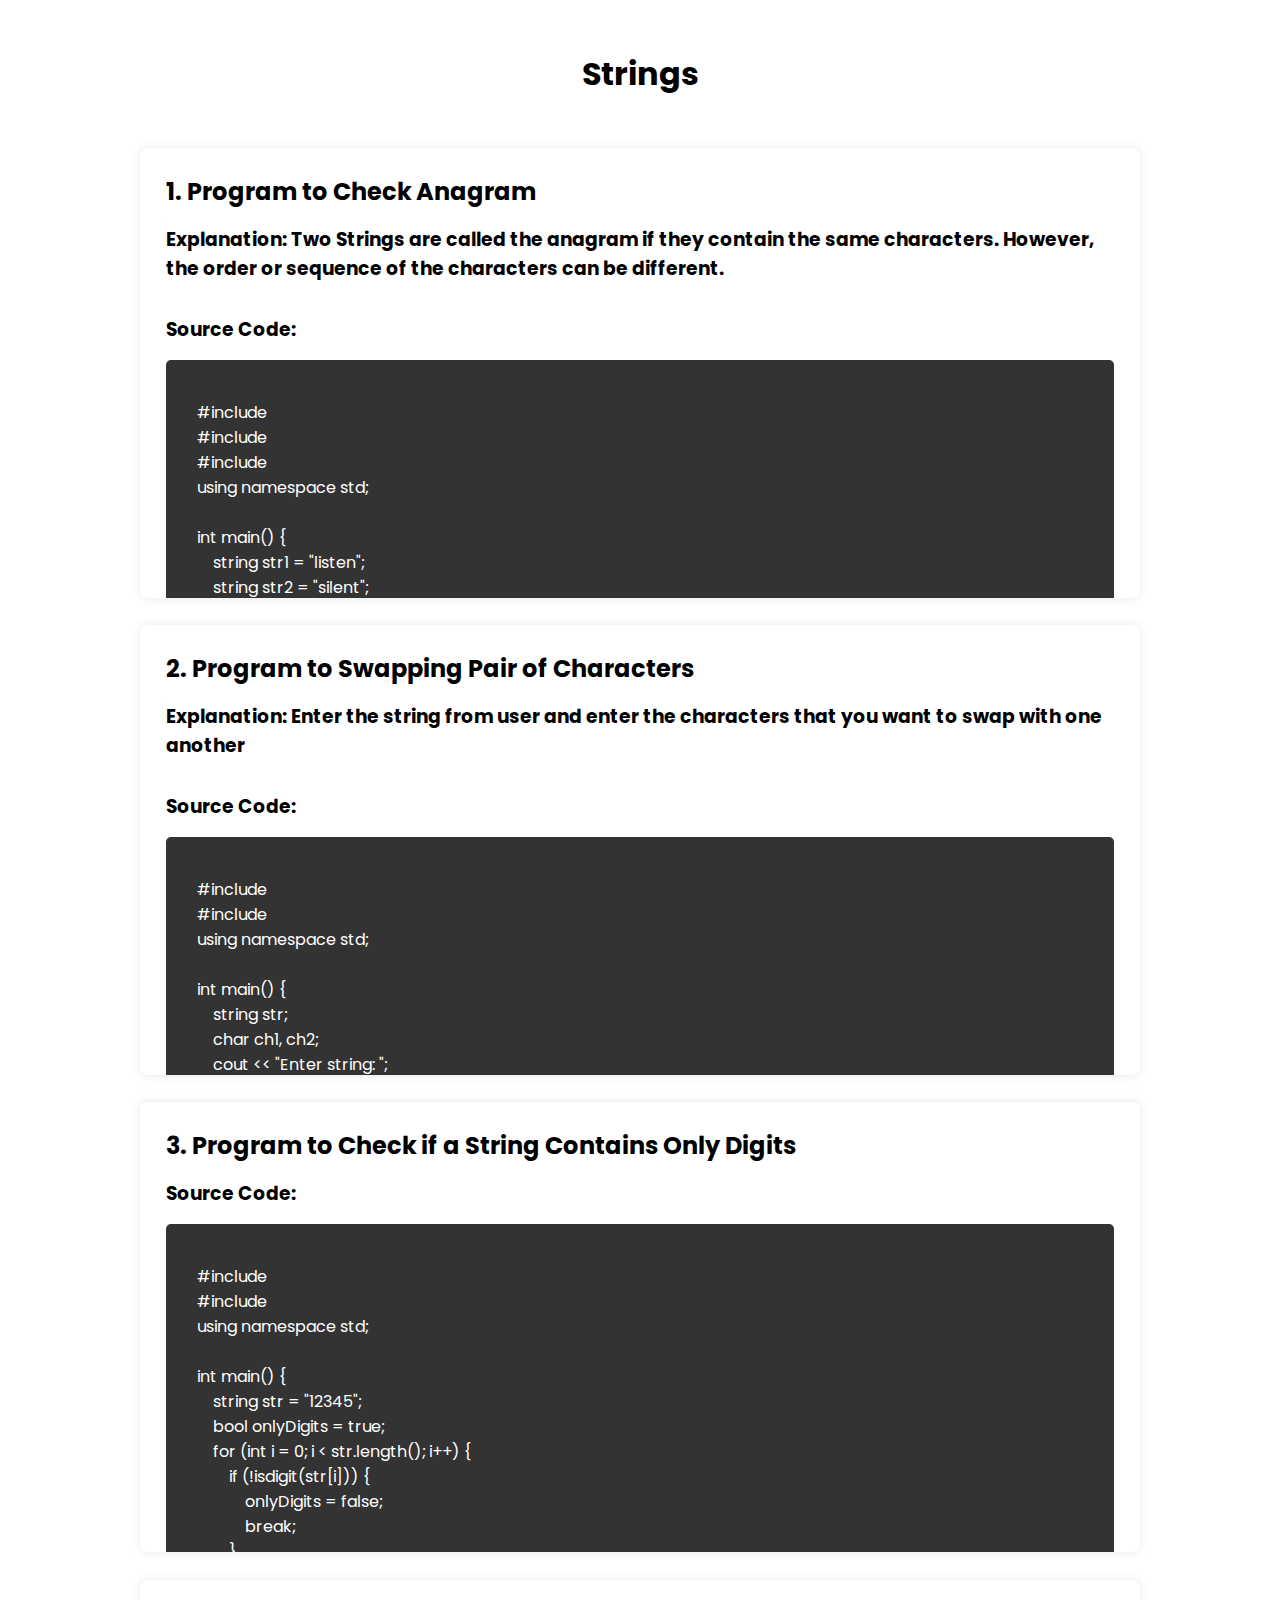
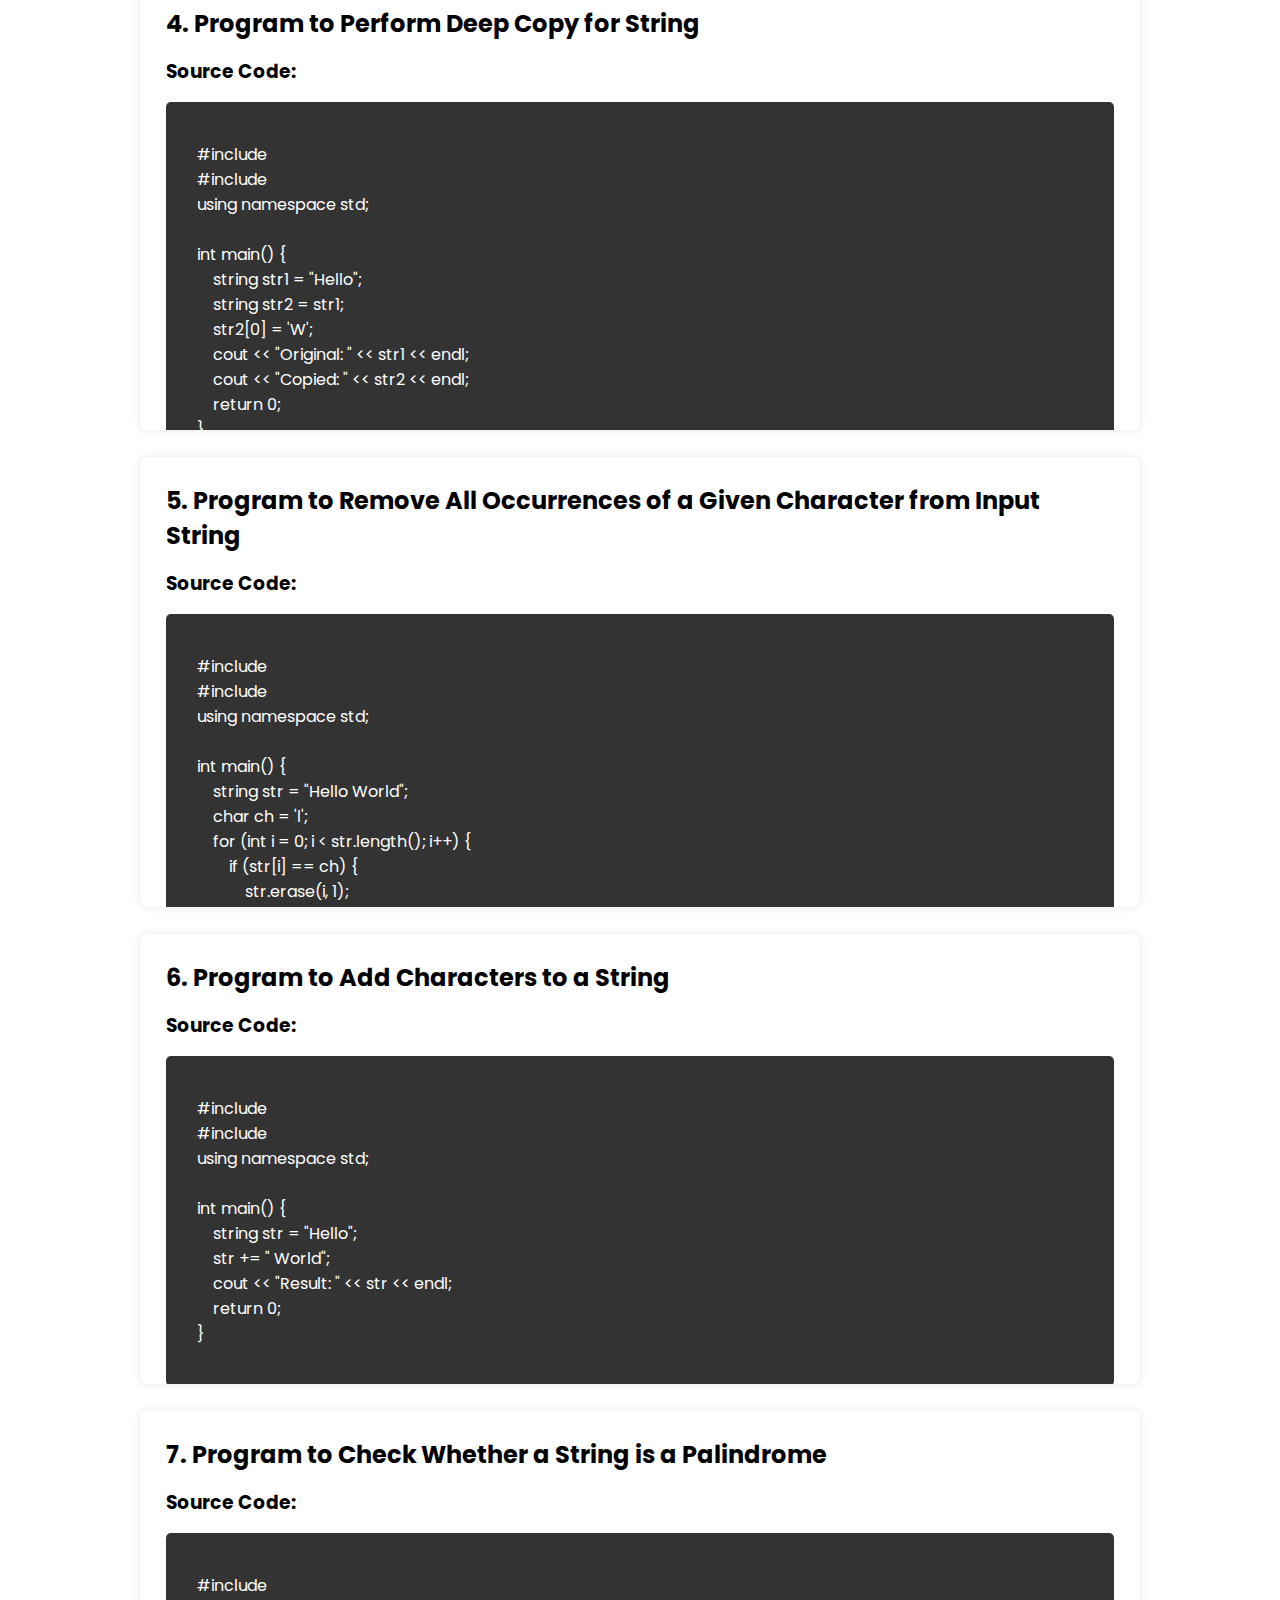
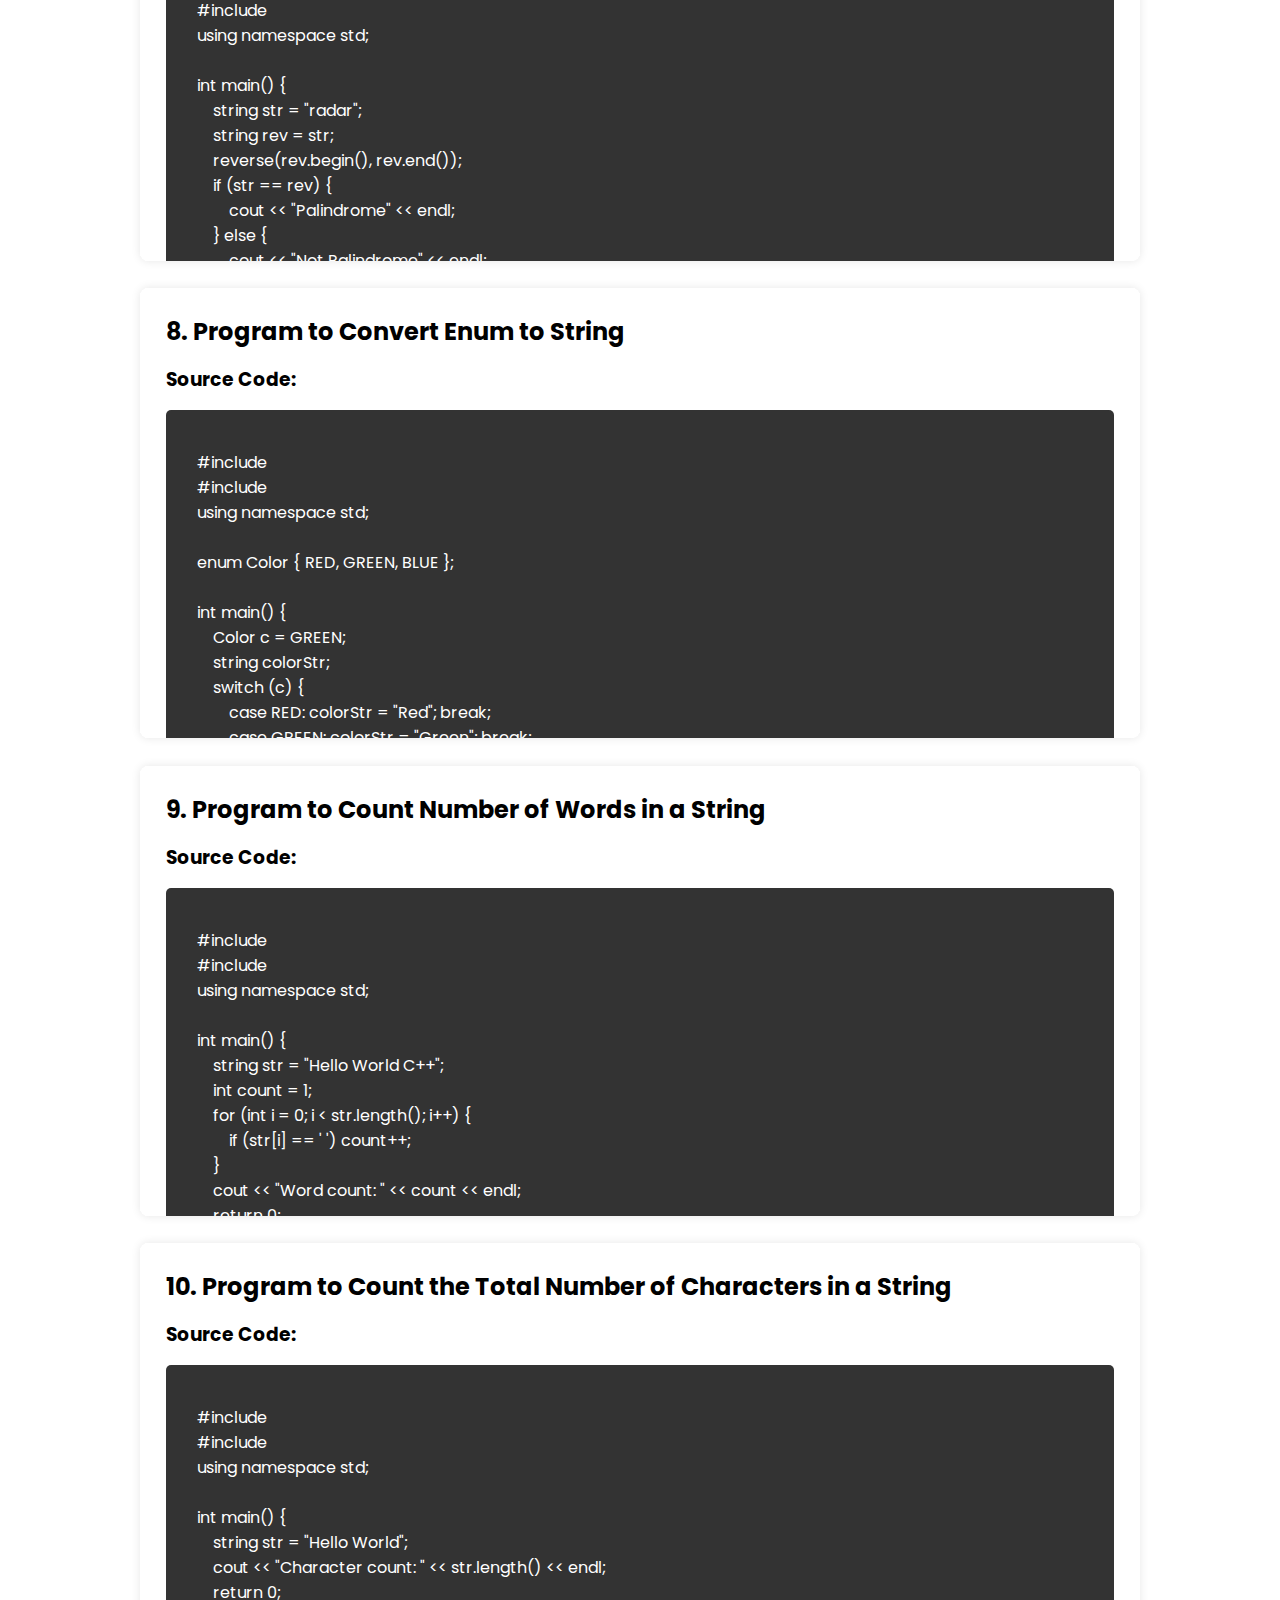
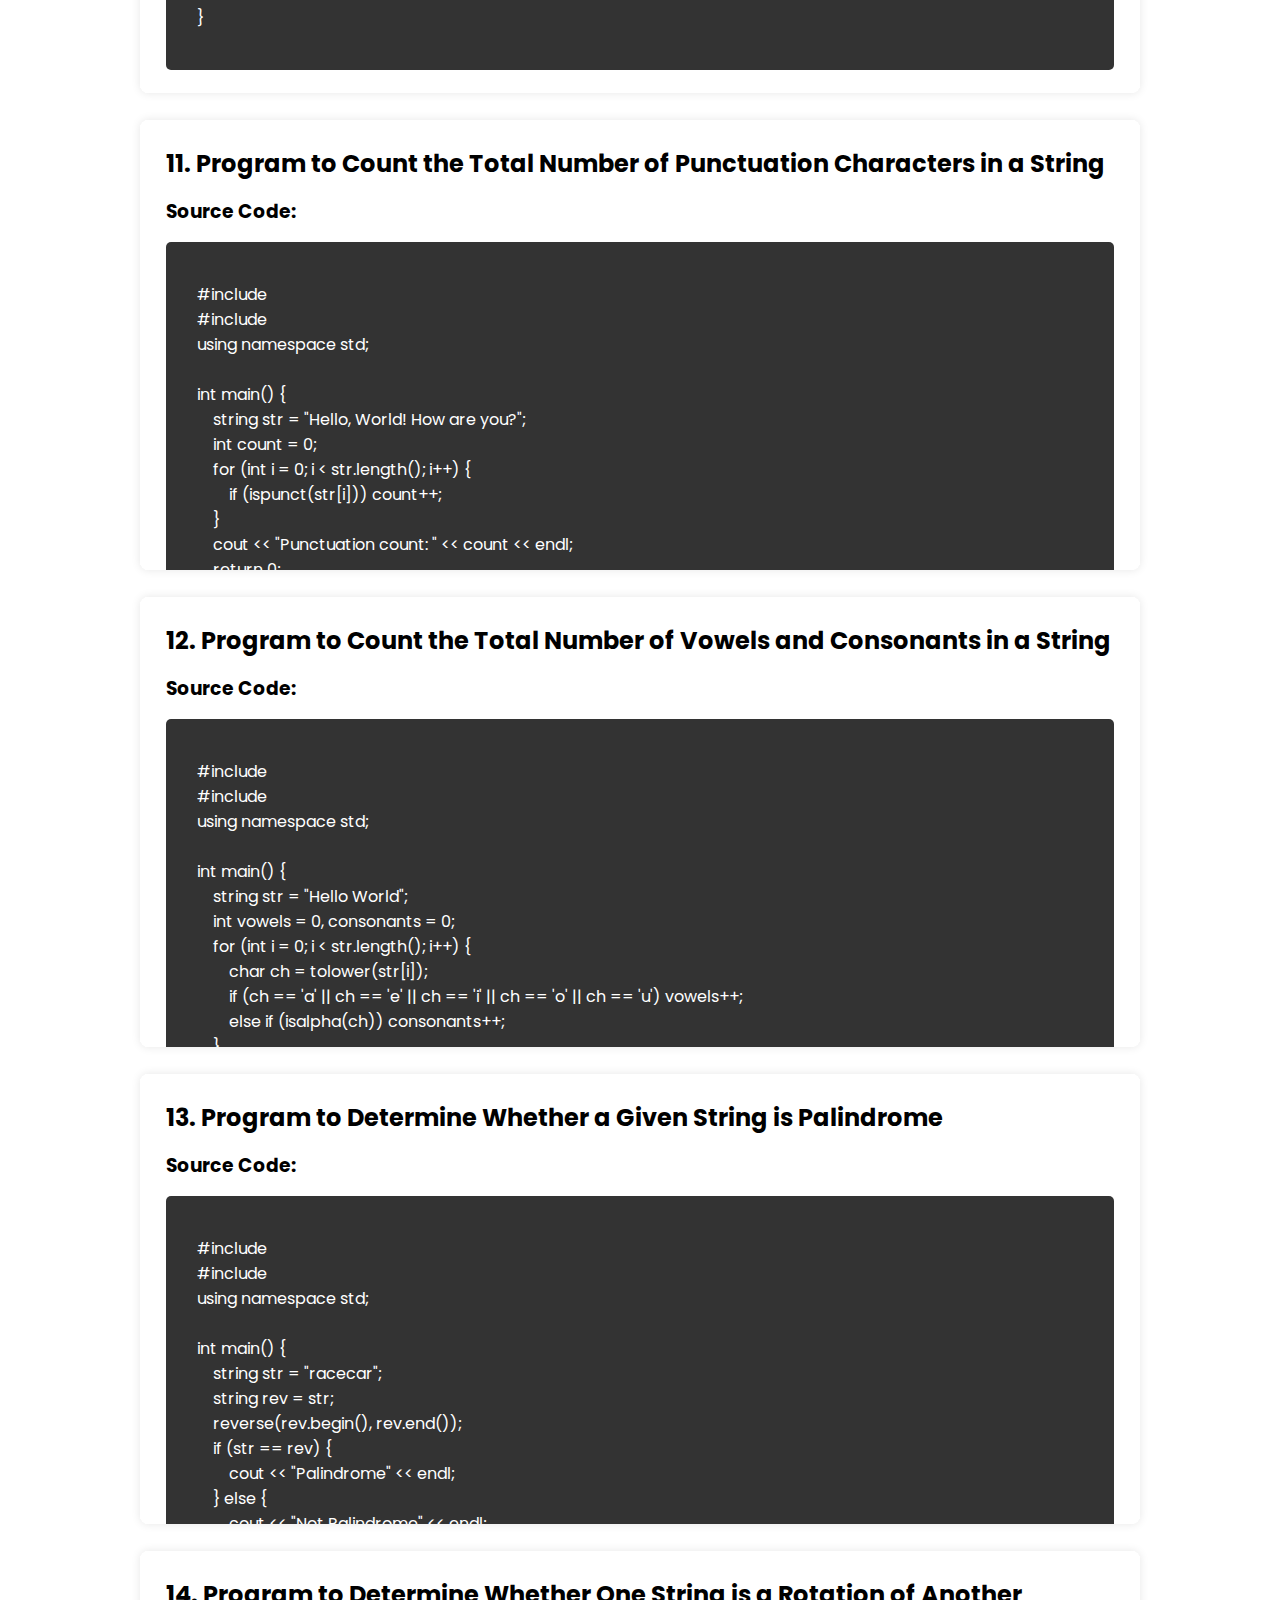
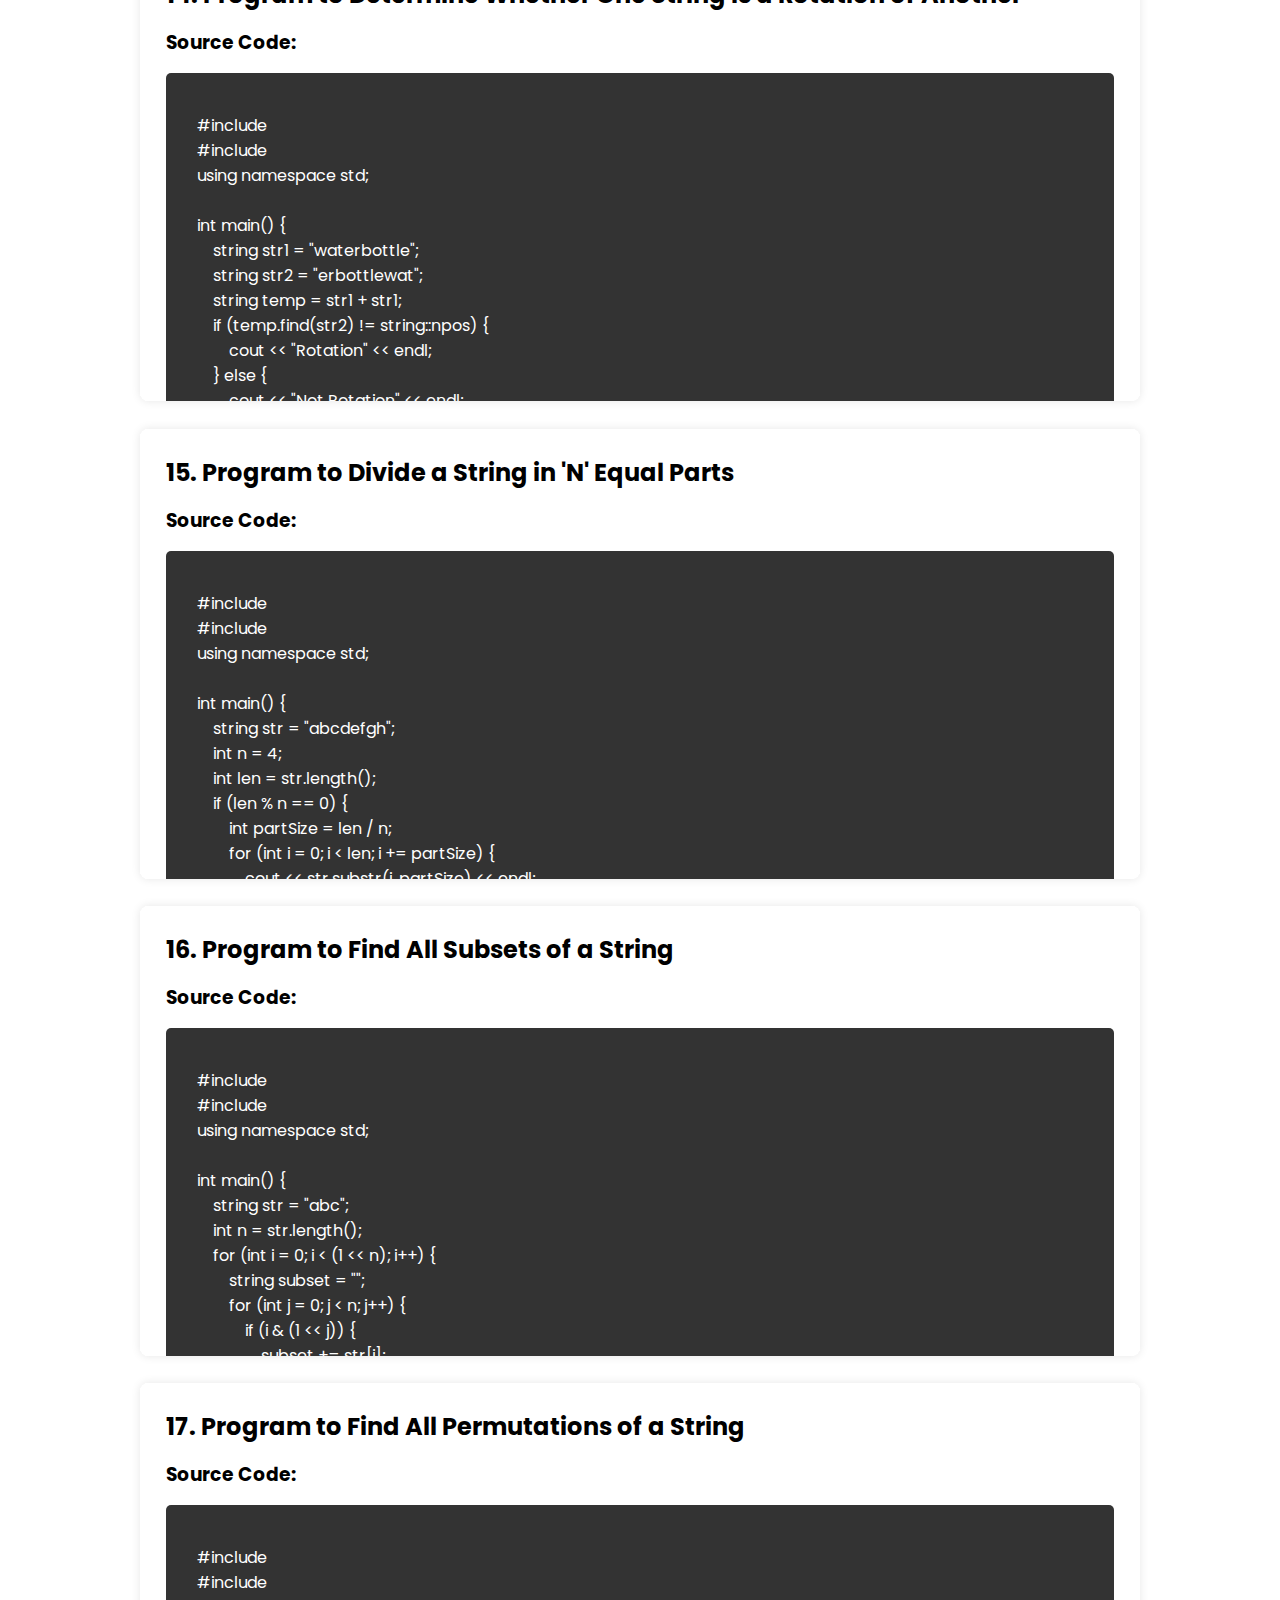
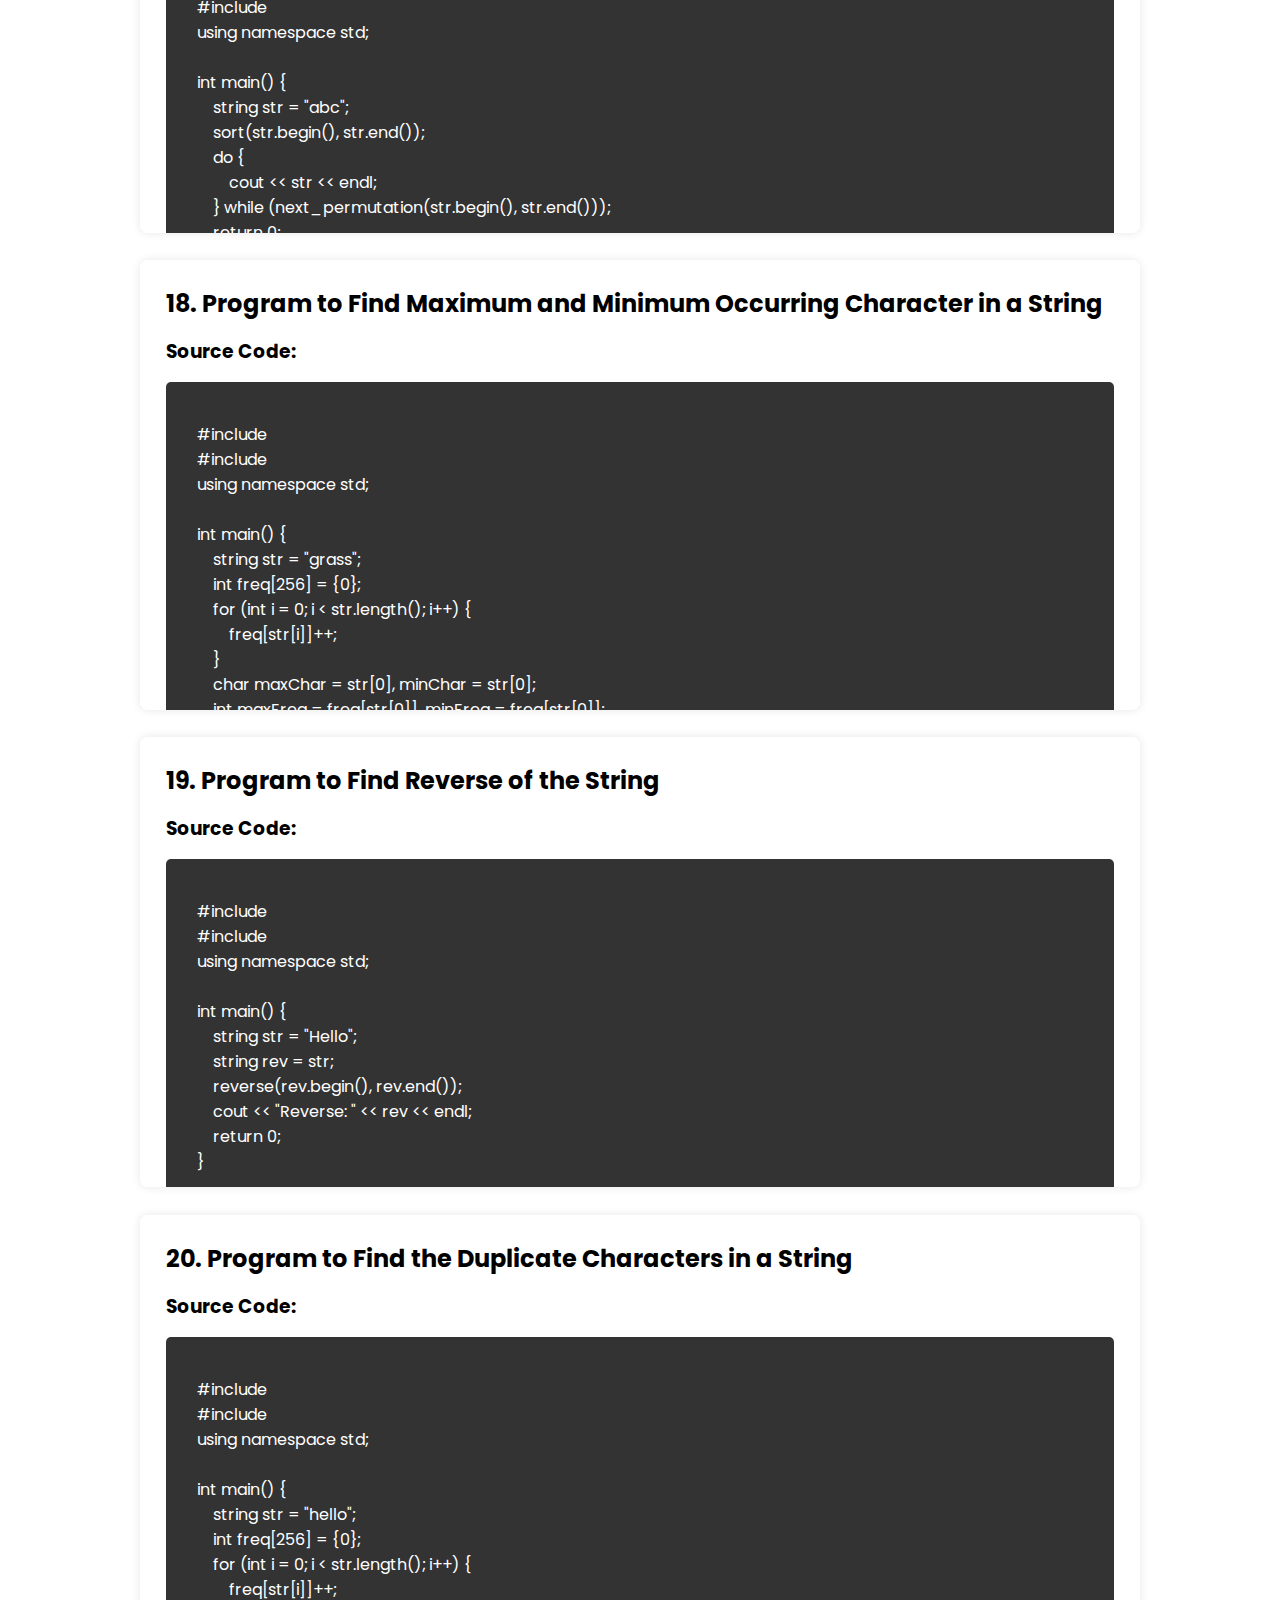
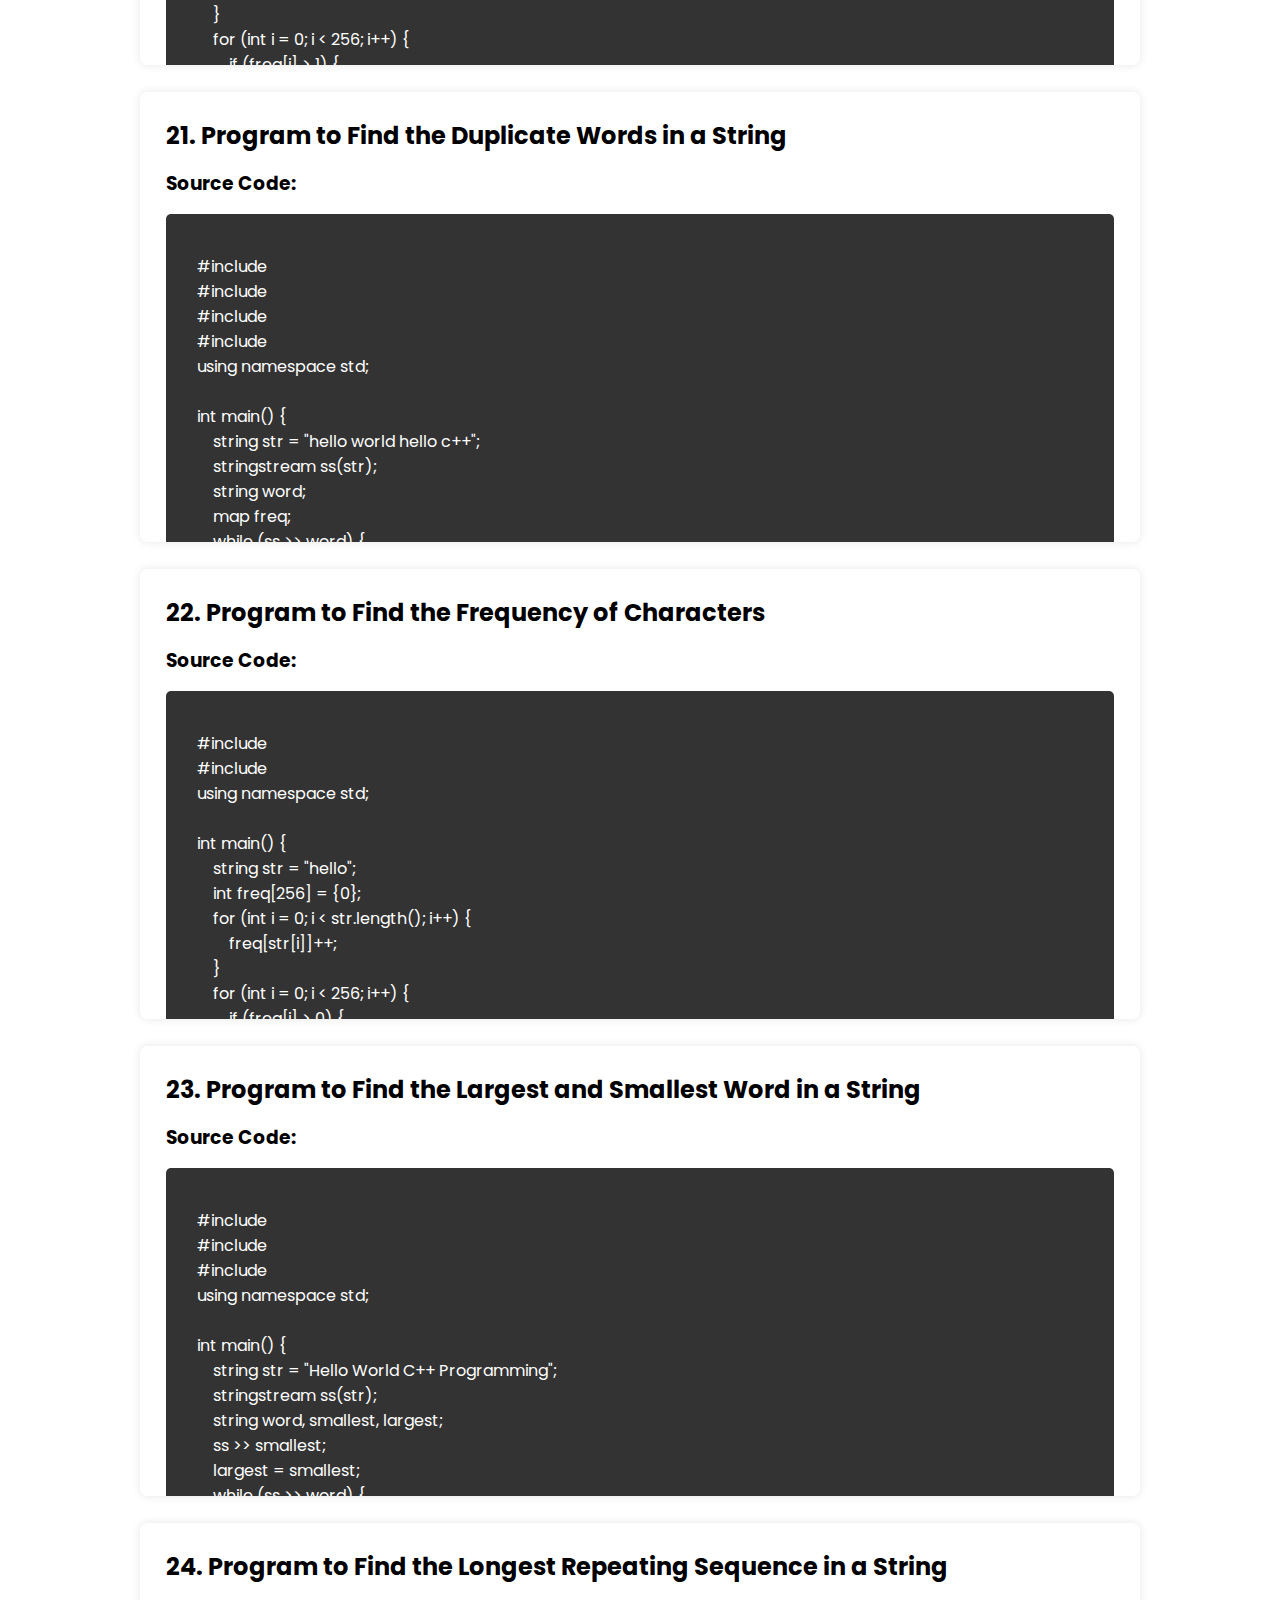
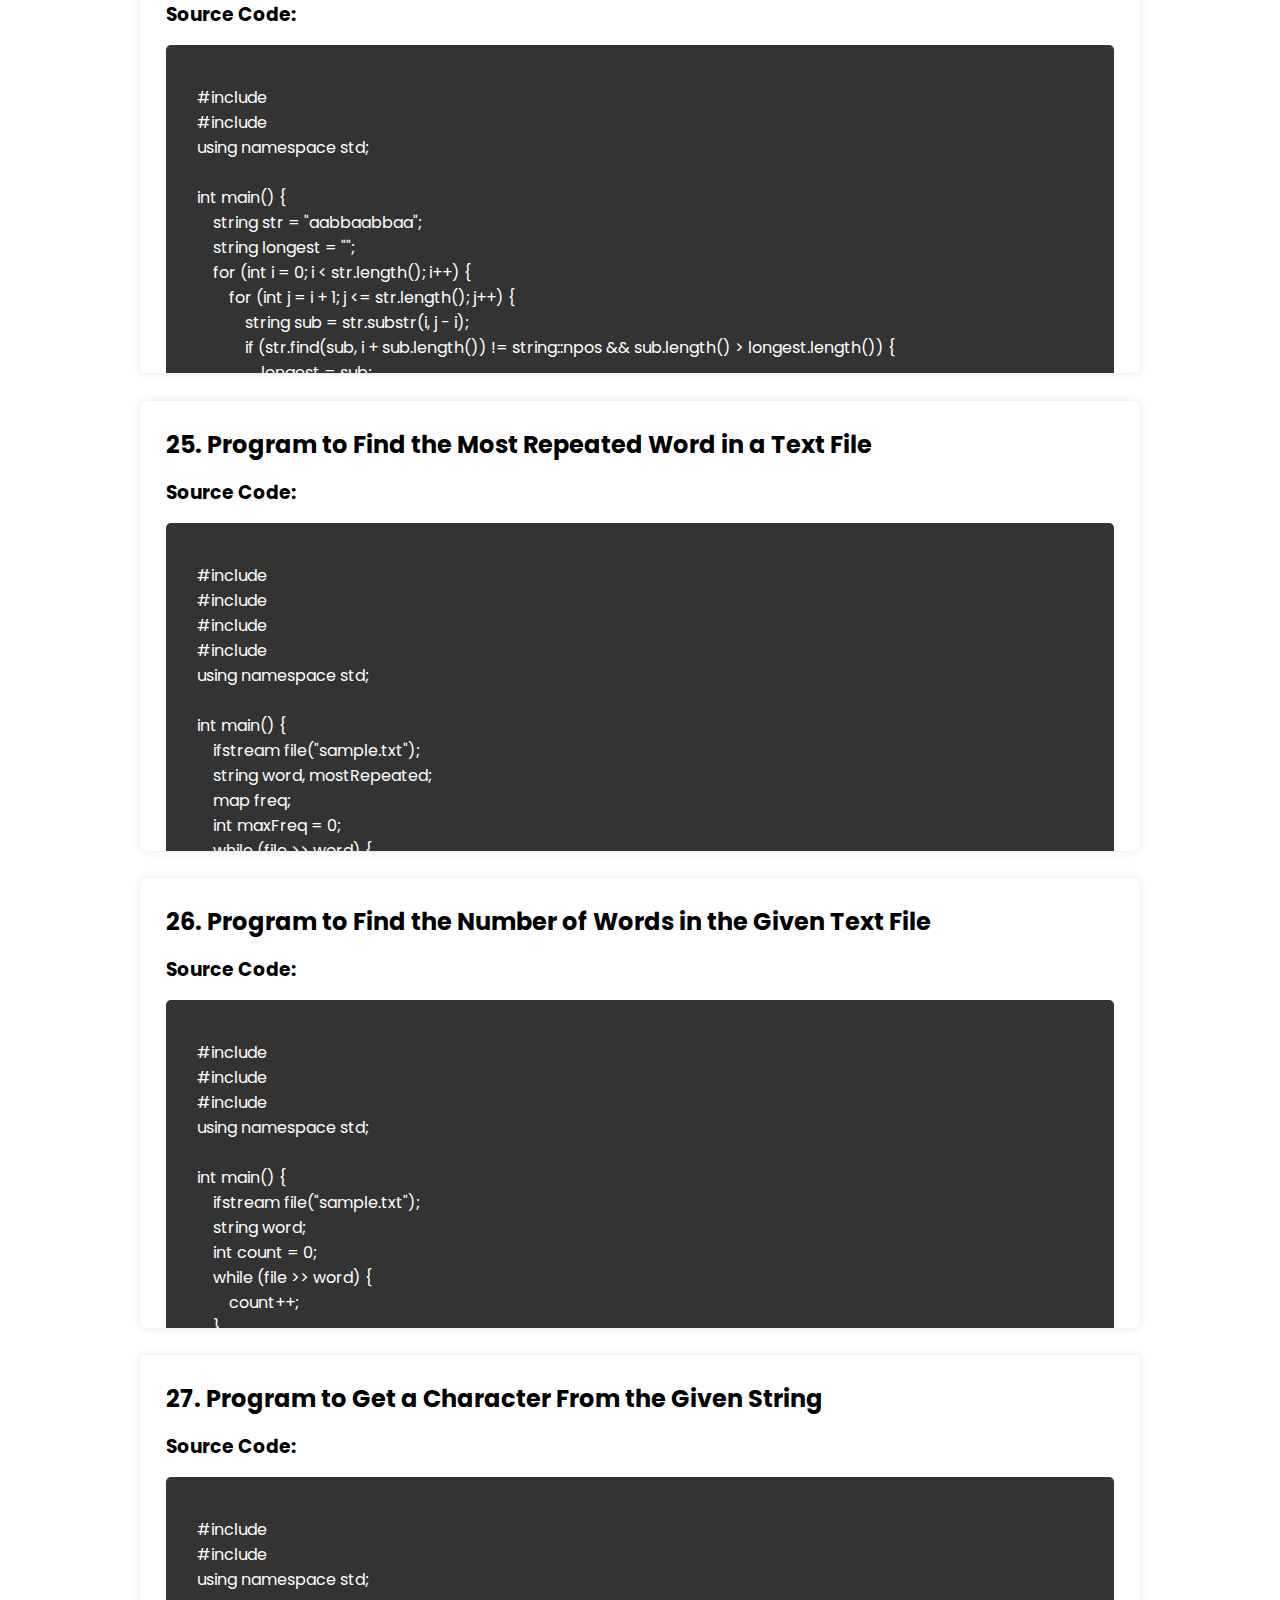
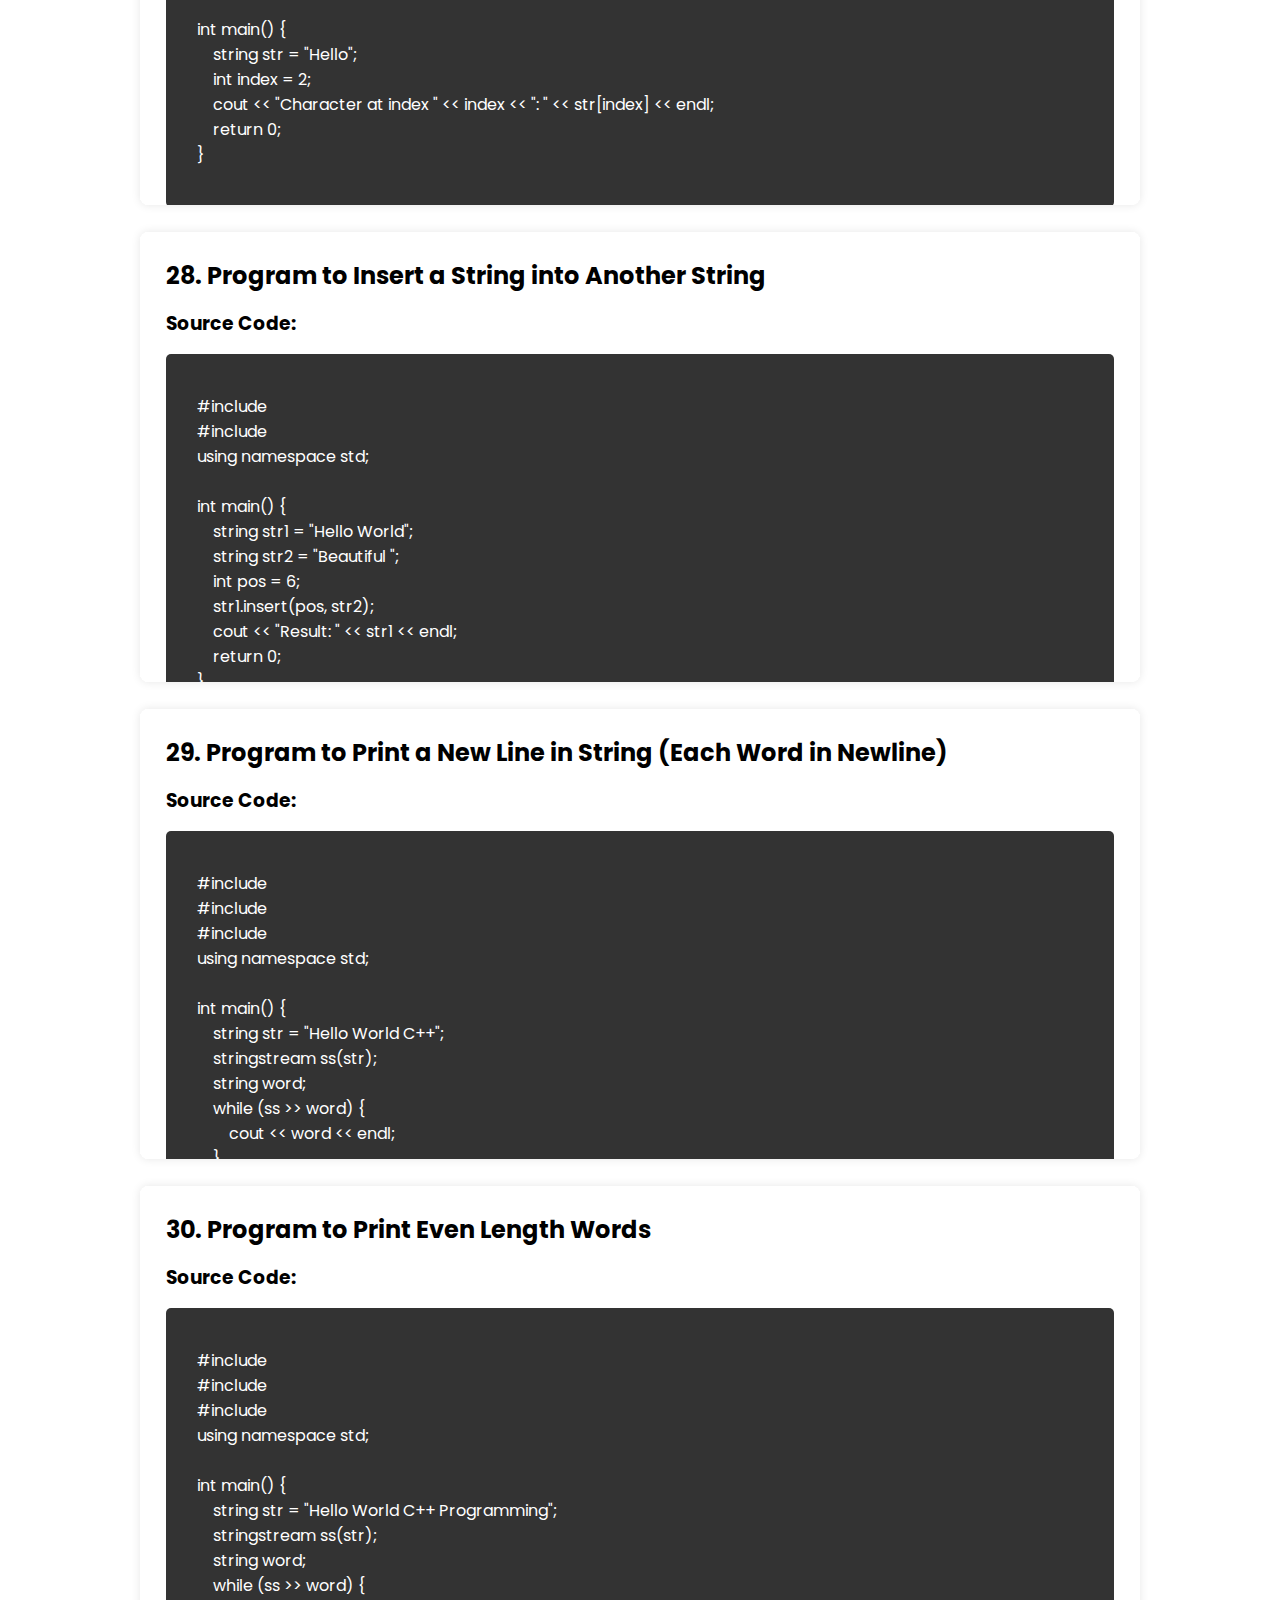
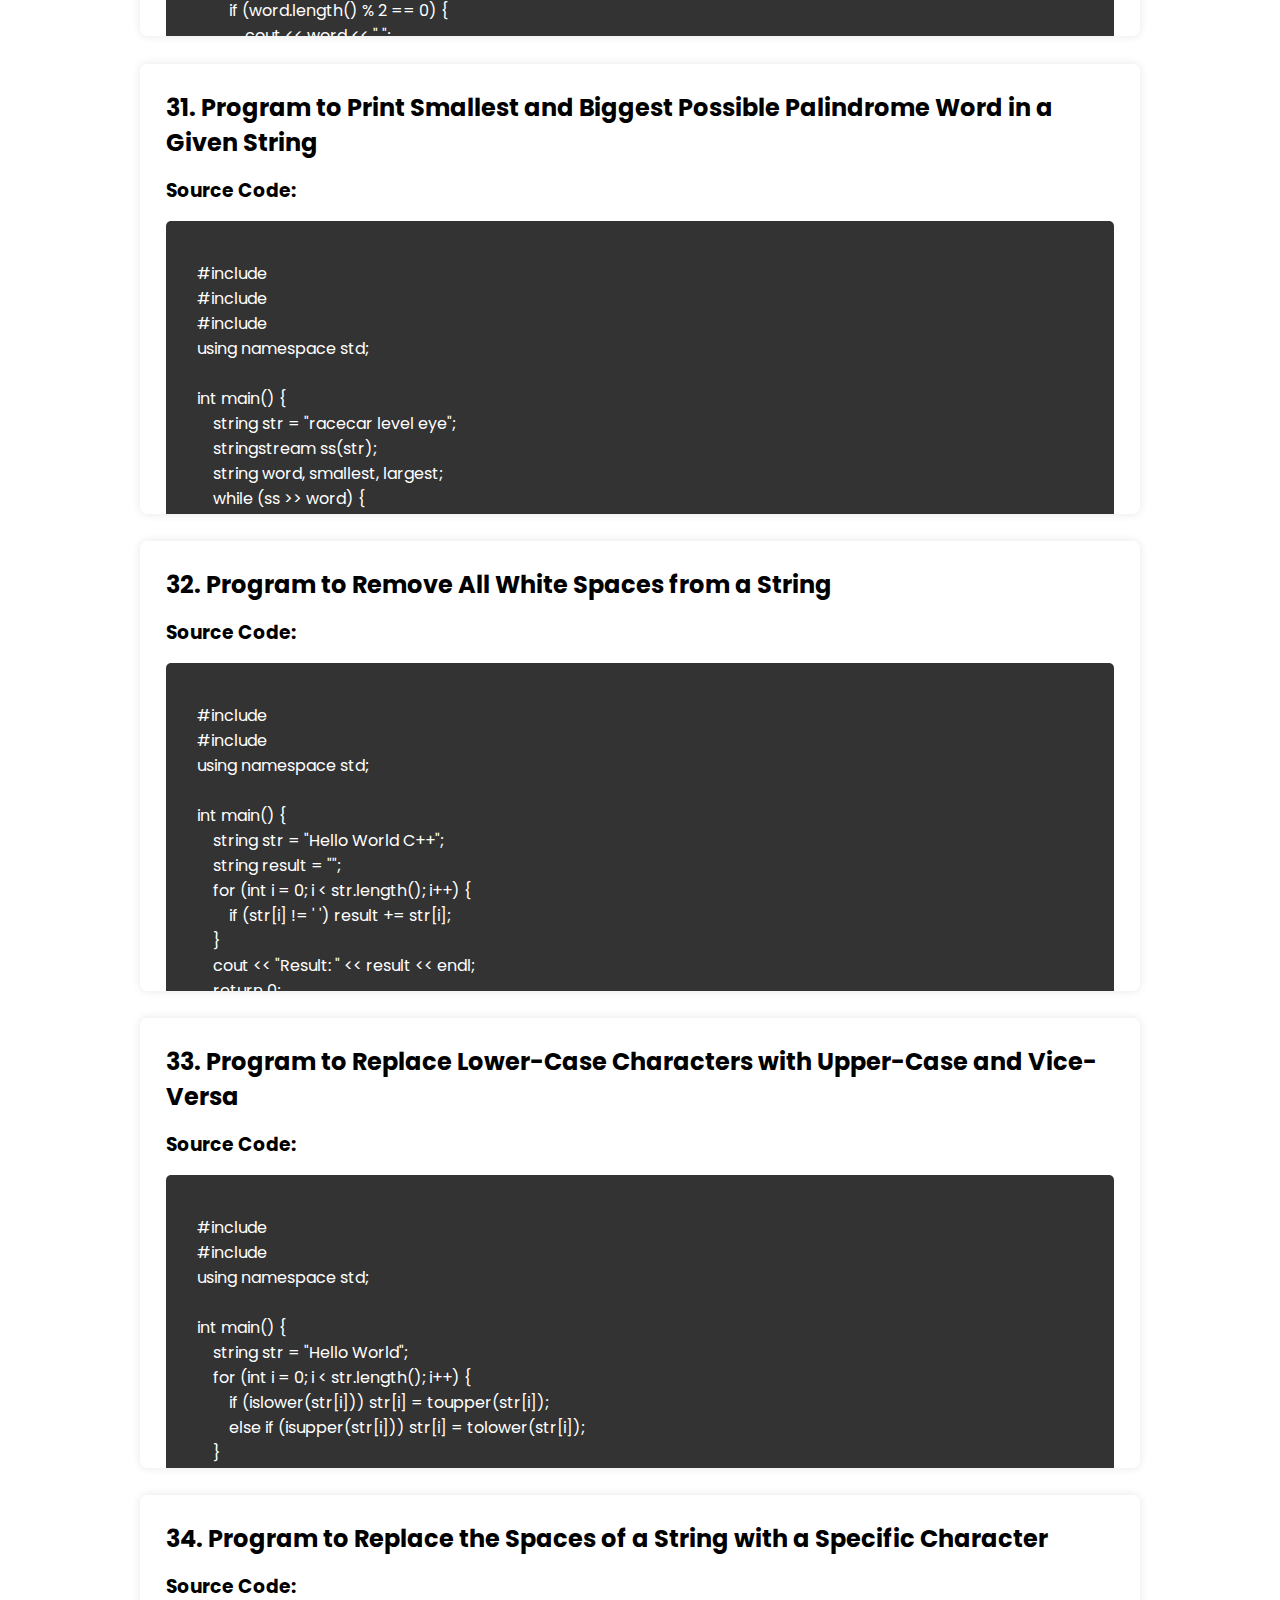
<file: strings.html>
<!DOCTYPE html>
<html lang="en">
<head>
    <meta charset="UTF-8">
    <meta name="viewport" content="width=device-width, initial-scale=1.0">
    <title>Strings</title>
    <link rel="stylesheet" href="programmes.css">
</head>
<body>
   <h1>Strings</h1> 

    <div class="program">
        <h2>1. Program to Check Anagram</h2>
        <h3>Explanation: Two Strings are called the anagram if they contain the same characters. However, the order or sequence of the characters can be different.</h3>
        <h3>Source Code:</h3>
        <pre><code>
    #include <iostream>
    #include <string>
    #include <algorithm>
    using namespace std;
    
    int main() {
        string str1 = "listen";
        string str2 = "silent";
        sort(str1.begin(), str1.end());
        sort(str2.begin(), str2.end());
        if (str1 == str2) {
            cout << "Anagram" << endl;
        } else {
            cout << "Not Anagram" << endl;
        }
        return 0;
    }
        </code></pre>
        <h3>Output:</h3>
        <pre>
    Anagram
        </pre>
    </div>
    

    
    <div class="program">
        <h2>2. Program to Swapping Pair of Characters</h2>
        <h3>Explanation: Enter the string from user and enter the characters that you want to swap with one another</h3>
        <h3>Source Code:</h3>
        <pre><code>
    #include <iostream>
    #include <string>
    using namespace std;
    
    int main() {
        string str;
        char ch1, ch2;
        cout << "Enter string: ";
        cin >> str;
        cout << "Enter two characters to swap: ";
        cin >> ch1 >> ch2;
        for (int i = 0; i < str.length(); i++) {
            if (str[i] == ch1) str[i] = ch2;
            else if (str[i] == ch2) str[i] = ch1;
        }
        cout << "Swapped string: " << str << endl;
        return 0;
    }
        </code></pre>
        <h3>Output:</h3>
        <pre>
    Enter string: hello
    Enter two characters to swap: l e
    Swapped string: heelo
        </pre>
    </div>
    

    
    <div class="program">
        <h2>3. Program to Check if a String Contains Only Digits</h2>
        <h3>Source Code:</h3>
        <pre><code>
    #include <iostream>
    #include <string>
    using namespace std;
    
    int main() {
        string str = "12345";
        bool onlyDigits = true;
        for (int i = 0; i < str.length(); i++) {
            if (!isdigit(str[i])) {
                onlyDigits = false;
                break;
            }
        }
        cout << (onlyDigits ? "Only digits" : "Not only digits") << endl;
        return 0;
    }
        </code></pre>
        <h3>Output:</h3>
        <pre>
    Only digits
        </pre>
    </div>
    

    
    <div class="program">
        <h2>4. Program to Perform Deep Copy for String</h2>
        <h3>Source Code:</h3>
        <pre><code>
    #include <iostream>
    #include <string>
    using namespace std;
    
    int main() {
        string str1 = "Hello";
        string str2 = str1;
        str2[0] = 'W';
        cout << "Original: " << str1 << endl;
        cout << "Copied: " << str2 << endl;
        return 0;
    }
        </code></pre>
        <h3>Output:</h3>
        <pre>
    Original: Hello
    Copied: Wello
        </pre>
    </div>
    

    
    <div class="program">
        <h2>5. Program to Remove All Occurrences of a Given Character from Input String</h2>
        <h3>Source Code:</h3>
        <pre><code>
    #include <iostream>
    #include <string>
    using namespace std;
    
    int main() {
        string str = "Hello World";
        char ch = 'l';
        for (int i = 0; i < str.length(); i++) {
            if (str[i] == ch) {
                str.erase(i, 1);
                i--;
            }
        }
        cout << "Result: " << str << endl;
        return 0;
    }
        </code></pre>
        <h3>Output:</h3>
        <pre>
    Result: Heo Word
        </pre>
    </div>
    

    
    <div class="program">
        <h2>6. Program to Add Characters to a String</h2>
        <h3>Source Code:</h3>
        <pre><code>
    #include <iostream>
    #include <string>
    using namespace std;
    
    int main() {
        string str = "Hello";
        str += " World";
        cout << "Result: " << str << endl;
        return 0;
    }
        </code></pre>
        <h3>Output:</h3>
        <pre>
    Result: Hello World
        </pre>
    </div>
    

    
    <div class="program">
        <h2>7. Program to Check Whether a String is a Palindrome</h2>
        <h3>Source Code:</h3>
        <pre><code>
    #include <iostream>
    #include <string>
    using namespace std;
    
    int main() {
        string str = "radar";
        string rev = str;
        reverse(rev.begin(), rev.end());
        if (str == rev) {
            cout << "Palindrome" << endl;
        } else {
            cout << "Not Palindrome" << endl;
        }
        return 0;
    }
        </code></pre>
        <h3>Output:</h3>
        <pre>
    Palindrome
        </pre>
    </div>
    

    
    <div class="program">
        <h2>8. Program to Convert Enum to String</h2>
        <h3>Source Code:</h3>
        <pre><code>
    #include <iostream>
    #include <string>
    using namespace std;
    
    enum Color { RED, GREEN, BLUE };
    
    int main() {
        Color c = GREEN;
        string colorStr;
        switch (c) {
            case RED: colorStr = "Red"; break;
            case GREEN: colorStr = "Green"; break;
            case BLUE: colorStr = "Blue"; break;
        }
        cout << "Color: " << colorStr << endl;
        return 0;
    }
        </code></pre>
        <h3>Output:</h3>
        <pre>
    Color: Green
        </pre>
    </div>
    

    
    <div class="program">
        <h2>9. Program to Count Number of Words in a String</h2>
        <h3>Source Code:</h3>
        <pre><code>
    #include <iostream>
    #include <string>
    using namespace std;
    
    int main() {
        string str = "Hello World C++";
        int count = 1;
        for (int i = 0; i < str.length(); i++) {
            if (str[i] == ' ') count++;
        }
        cout << "Word count: " << count << endl;
        return 0;
    }
        </code></pre>
        <h3>Output:</h3>
        <pre>
    Word count: 3
        </pre>
    </div>
    

    
    <div class="program">
        <h2>10. Program to Count the Total Number of Characters in a String</h2>
        <h3>Source Code:</h3>
        <pre><code>
    #include <iostream>
    #include <string>
    using namespace std;
    
    int main() {
        string str = "Hello World";
        cout << "Character count: " << str.length() << endl;
        return 0;
    }
        </code></pre>
        <h3>Output:</h3>
        <pre>
    Character count: 11
        </pre>
    </div>
    

    
    <div class="program">
        <h2>11. Program to Count the Total Number of Punctuation Characters in a String</h2>
        <h3>Source Code:</h3>
        <pre><code>
    #include <iostream>
    #include <string>
    using namespace std;
    
    int main() {
        string str = "Hello, World! How are you?";
        int count = 0;
        for (int i = 0; i < str.length(); i++) {
            if (ispunct(str[i])) count++;
        }
        cout << "Punctuation count: " << count << endl;
        return 0;
    }
        </code></pre>
        <h3>Output:</h3>
        <pre>
    Punctuation count: 3
        </pre>
    </div>
    

    
    <div class="program">
        <h2>12. Program to Count the Total Number of Vowels and Consonants in a String</h2>
        <h3>Source Code:</h3>
        <pre><code>
    #include <iostream>
    #include <string>
    using namespace std;
    
    int main() {
        string str = "Hello World";
        int vowels = 0, consonants = 0;
        for (int i = 0; i < str.length(); i++) {
            char ch = tolower(str[i]);
            if (ch == 'a' || ch == 'e' || ch == 'i' || ch == 'o' || ch == 'u') vowels++;
            else if (isalpha(ch)) consonants++;
        }
        cout << "Vowels: " << vowels << endl;
        cout << "Consonants: " << consonants << endl;
        return 0;
    }
        </code></pre>
        <h3>Output:</h3>
        <pre>
    Vowels: 3
    Consonants: 7
        </pre>
    </div>
    

    
    <div class="program">
        <h2>13. Program to Determine Whether a Given String is Palindrome</h2>
        <h3>Source Code:</h3>
        <pre><code>
    #include <iostream>
    #include <string>
    using namespace std;
    
    int main() {
        string str = "racecar";
        string rev = str;
        reverse(rev.begin(), rev.end());
        if (str == rev) {
            cout << "Palindrome" << endl;
        } else {
            cout << "Not Palindrome" << endl;
        }
        return 0;
    }
        </code></pre>
        <h3>Output:</h3>
        <pre>
    Palindrome
        </pre>
    </div>
    

    
    <div class="program">
        <h2>14. Program to Determine Whether One String is a Rotation of Another</h2>
        <h3>Source Code:</h3>
        <pre><code>
    #include <iostream>
    #include <string>
    using namespace std;
    
    int main() {
        string str1 = "waterbottle";
        string str2 = "erbottlewat";
        string temp = str1 + str1;
        if (temp.find(str2) != string::npos) {
            cout << "Rotation" << endl;
        } else {
            cout << "Not Rotation" << endl;
        }
        return 0;
    }
        </code></pre>
        <h3>Output:</h3>
        <pre>
    Rotation
        </pre>
    </div>
    

    
    <div class="program">
        <h2>15. Program to Divide a String in 'N' Equal Parts</h2>
        <h3>Source Code:</h3>
        <pre><code>
    #include <iostream>
    #include <string>
    using namespace std;
    
    int main() {
        string str = "abcdefgh";
        int n = 4;
        int len = str.length();
        if (len % n == 0) {
            int partSize = len / n;
            for (int i = 0; i < len; i += partSize) {
                cout << str.substr(i, partSize) << endl;
            }
        } else {
            cout << "Cannot divide equally" << endl;
        }
        return 0;
    }
        </code></pre>
        <h3>Output:</h3>
        <pre>
    ab
    cd
    ef
    gh
        </pre>
    </div>
    

    
    <div class="program">
        <h2>16. Program to Find All Subsets of a String</h2>
        <h3>Source Code:</h3>
        <pre><code>
    #include <iostream>
    #include <string>
    using namespace std;
    
    int main() {
        string str = "abc";
        int n = str.length();
        for (int i = 0; i < (1 << n); i++) {
            string subset = "";
            for (int j = 0; j < n; j++) {
                if (i & (1 << j)) {
                    subset += str[j];
                }
            }
            cout << subset << endl;
        }
        return 0;
    }
        </code></pre>
        <h3>Output:</h3>
        <pre>
    
    a
    b
    ab
    c
    ac
    bc
    abc
        </pre>
    </div>
    

    
    <div class="program">
        <h2>17. Program to Find All Permutations of a String</h2>
        <h3>Source Code:</h3>
        <pre><code>
    #include <iostream>
    #include <string>
    #include <algorithm>
    using namespace std;
    
    int main() {
        string str = "abc";
        sort(str.begin(), str.end());
        do {
            cout << str << endl;
        } while (next_permutation(str.begin(), str.end()));
        return 0;
    }
        </code></pre>
        <h3>Output:</h3>
        <pre>
    abc
    acb
    bac
    bca
    cab
    cba
        </pre>
    </div>
    

    
    <div class="program">
        <h2>18. Program to Find Maximum and Minimum Occurring Character in a String</h2>
        <h3>Source Code:</h3>
        <pre><code>
    #include <iostream>
    #include <string>
    using namespace std;
    
    int main() {
        string str = "grass";
        int freq[256] = {0};
        for (int i = 0; i < str.length(); i++) {
            freq[str[i]]++;
        }
        char maxChar = str[0], minChar = str[0];
        int maxFreq = freq[str[0]], minFreq = freq[str[0]];
        for (int i = 0; i < 256; i++) {
            if (freq[i] > maxFreq) {
                maxFreq = freq[i];
                maxChar = i;
            }
            if (freq[i] > 0 && freq[i] < minFreq) {
                minFreq = freq[i];
                minChar = i;
            }
        }
        cout << "Max occurring: " << maxChar << endl;
        cout << "Min occurring: " << minChar << endl;
        return 0;
    }
        </code></pre>
        <h3>Output:</h3>
        <pre>
    Max occurring: s
    Min occurring: g
        </pre>
    </div>
    

    
    <div class="program">
        <h2>19. Program to Find Reverse of the String</h2>
        <h3>Source Code:</h3>
        <pre><code>
    #include <iostream>
    #include <string>
    using namespace std;
    
    int main() {
        string str = "Hello";
        string rev = str;
        reverse(rev.begin(), rev.end());
        cout << "Reverse: " << rev << endl;
        return 0;
    }
        </code></pre>
        <h3>Output:</h3>
        <pre>
    Reverse: olleH
        </pre>
    </div>
    

    
    <div class="program">
        <h2>20. Program to Find the Duplicate Characters in a String</h2>
        <h3>Source Code:</h3>
        <pre><code>
    #include <iostream>
    #include <string>
    using namespace std;
    
    int main() {
        string str = "hello";
        int freq[256] = {0};
        for (int i = 0; i < str.length(); i++) {
            freq[str[i]]++;
        }
        for (int i = 0; i < 256; i++) {
            if (freq[i] > 1) {
                cout << (char)i << " ";
            }
        }
        cout << endl;
        return 0;
    }
        </code></pre>
        <h3>Output:</h3>
        <pre>
    l 
        </pre>
    </div>
    

    
    <div class="program">
        <h2>21. Program to Find the Duplicate Words in a String</h2>
        <h3>Source Code:</h3>
        <pre><code>
    #include <iostream>
    #include <string>
    #include <sstream>
    #include <map>
    using namespace std;
    
    int main() {
        string str = "hello world hello c++";
        stringstream ss(str);
        string word;
        map<string, int> freq;
        while (ss >> word) {
            freq[word]++;
        }
        for (auto pair : freq) {
            if (pair.second > 1) {
                cout << pair.first << " ";
            }
        }
        cout << endl;
        return 0;
    }
        </code></pre>
        <h3>Output:</h3>
        <pre>
    hello 
        </pre>
    </div>
    

    
    <div class="program">
        <h2>22. Program to Find the Frequency of Characters</h2>
        <h3>Source Code:</h3>
        <pre><code>
    #include <iostream>
    #include <string>
    using namespace std;
    
    int main() {
        string str = "hello";
        int freq[256] = {0};
        for (int i = 0; i < str.length(); i++) {
            freq[str[i]]++;
        }
        for (int i = 0; i < 256; i++) {
            if (freq[i] > 0) {
                cout << (char)i << ": " << freq[i] << endl;
            }
        }
        return 0;
    }
        </code></pre>
        <h3>Output:</h3>
        <pre>
    e: 1
    h: 1
    l: 2
    o: 1
        </pre>
    </div>
    

    
    <div class="program">
        <h2>23. Program to Find the Largest and Smallest Word in a String</h2>
        <h3>Source Code:</h3>
        <pre><code>
    #include <iostream>
    #include <string>
    #include <sstream>
    using namespace std;
    
    int main() {
        string str = "Hello World C++ Programming";
        stringstream ss(str);
        string word, smallest, largest;
        ss >> smallest;
        largest = smallest;
        while (ss >> word) {
            if (word.length() < smallest.length()) smallest = word;
            if (word.length() > largest.length()) largest = word;
        }
        cout << "Smallest: " << smallest << endl;
        cout << "Largest: " << largest << endl;
        return 0;
    }
        </code></pre>
        <h3>Output:</h3>
        <pre>
    Smallest: C++
    Largest: Programming
        </pre>
    </div>
    

    
    <div class="program">
        <h2>24. Program to Find the Longest Repeating Sequence in a String</h2>
        <h3>Source Code:</h3>
        <pre><code>
    #include <iostream>
    #include <string>
    using namespace std;
    
    int main() {
        string str = "aabbaabbaa";
        string longest = "";
        for (int i = 0; i < str.length(); i++) {
            for (int j = i + 1; j <= str.length(); j++) {
                string sub = str.substr(i, j - i);
                if (str.find(sub, i + sub.length()) != string::npos && sub.length() > longest.length()) {
                    longest = sub;
                }
            }
        }
        cout << "Longest repeating: " << longest << endl;
        return 0;
    }
        </code></pre>
        <h3>Output:</h3>
        <pre>
    Longest repeating: aabb
        </pre>
    </div>
    

    
    <div class="program">
        <h2>25. Program to Find the Most Repeated Word in a Text File</h2>
        <h3>Source Code:</h3>
        <pre><code>
    #include <iostream>
    #include <fstream>
    #include <string>
    #include <map>
    using namespace std;
    
    int main() {
        ifstream file("sample.txt");
        string word, mostRepeated;
        map<string, int> freq;
        int maxFreq = 0;
        while (file >> word) {
            freq[word]++;
            if (freq[word] > maxFreq) {
                maxFreq = freq[word];
                mostRepeated = word;
            }
        }
        cout << "Most repeated word: " << mostRepeated << " (" << maxFreq << " times)" << endl;
        file.close();
        return 0;
    }
        </code></pre>
        <h3>Output:</h3>
        <pre>
    Most repeated word: hello (3 times)
        </pre>
    </div>
    

    
    <div class="program">
        <h2>26. Program to Find the Number of Words in the Given Text File</h2>
        <h3>Source Code:</h3>
        <pre><code>
    #include <iostream>
    #include <fstream>
    #include <string>
    using namespace std;
    
    int main() {
        ifstream file("sample.txt");
        string word;
        int count = 0;
        while (file >> word) {
            count++;
        }
        cout << "Word count: " << count << endl;
        file.close();
        return 0;
    }
        </code></pre>
        <h3>Output:</h3>
        <pre>
    Word count: 5
        </pre>
    </div>
    

    
    <div class="program">
        <h2>27. Program to Get a Character From the Given String</h2>
        <h3>Source Code:</h3>
        <pre><code>
    #include <iostream>
    #include <string>
    using namespace std;
    
    int main() {
        string str = "Hello";
        int index = 2;
        cout << "Character at index " << index << ": " << str[index] << endl;
        return 0;
    }
        </code></pre>
        <h3>Output:</h3>
        <pre>
    Character at index 2: l
        </pre>
    </div>
    

    
    <div class="program">
        <h2>28. Program to Insert a String into Another String</h2>
        <h3>Source Code:</h3>
        <pre><code>
    #include <iostream>
    #include <string>
    using namespace std;
    
    int main() {
        string str1 = "Hello World";
        string str2 = "Beautiful ";
        int pos = 6;
        str1.insert(pos, str2);
        cout << "Result: " << str1 << endl;
        return 0;
    }
        </code></pre>
        <h3>Output:</h3>
        <pre>
    Result: Hello Beautiful World
        </pre>
    </div>
    

    
    <div class="program">
        <h2>29. Program to Print a New Line in String (Each Word in Newline)</h2>
        <h3>Source Code:</h3>
        <pre><code>
    #include <iostream>
    #include <string>
    #include <sstream>
    using namespace std;
    
    int main() {
        string str = "Hello World C++";
        stringstream ss(str);
        string word;
        while (ss >> word) {
            cout << word << endl;
        }
        return 0;
    }
        </code></pre>
        <h3>Output:</h3>
        <pre>
    Hello
    World
    C++
        </pre>
    </div>
    

    
    <div class="program">
        <h2>30. Program to Print Even Length Words</h2>
        <h3>Source Code:</h3>
        <pre><code>
    #include <iostream>
    #include <string>
    #include <sstream>
    using namespace std;
    
    int main() {
        string str = "Hello World C++ Programming";
        stringstream ss(str);
        string word;
        while (ss >> word) {
            if (word.length() % 2 == 0) {
                cout << word << " ";
            }
        }
        cout << endl;
        return 0;
    }
        </code></pre>
        <h3>Output:</h3>
        <pre>
    Hello World 
        </pre>
    </div>
    

    
    <div class="program">
        <h2>31. Program to Print Smallest and Biggest Possible Palindrome Word in a Given String</h2>
        <h3>Source Code:</h3>
        <pre><code>
    #include <iostream>
    #include <string>
    #include <sstream>
    using namespace std;
    
    int main() {
        string str = "racecar level eye";
        stringstream ss(str);
        string word, smallest, largest;
        while (ss >> word) {
            string rev = word;
            reverse(rev.begin(), rev.end());
            if (word == rev) {
                if (smallest.empty() || word.length() < smallest.length()) smallest = word;
                if (largest.empty() || word.length() > largest.length()) largest = word;
            }
        }
        cout << "Smallest palindrome: " << smallest << endl;
        cout << "Largest palindrome: " << largest << endl;
        return 0;
    }
        </code></pre>
        <h3>Output:</h3>
        <pre>
    Smallest palindrome: eye
    Largest palindrome: racecar
        </pre>
    </div>
    

    
    <div class="program">
        <h2>32. Program to Remove All White Spaces from a String</h2>
        <h3>Source Code:</h3>
        <pre><code>
    #include <iostream>
    #include <string>
    using namespace std;
    
    int main() {
        string str = "Hello World C++";
        string result = "";
        for (int i = 0; i < str.length(); i++) {
            if (str[i] != ' ') result += str[i];
        }
        cout << "Result: " << result << endl;
        return 0;
    }
        </code></pre>
        <h3>Output:</h3>
        <pre>
    Result: HelloWorldC++
        </pre>
    </div>
    

    
    <div class="program">
        <h2>33. Program to Replace Lower-Case Characters with Upper-Case and Vice-Versa</h2>
        <h3>Source Code:</h3>
        <pre><code>
    #include <iostream>
    #include <string>
    using namespace std;
    
    int main() {
        string str = "Hello World";
        for (int i = 0; i < str.length(); i++) {
            if (islower(str[i])) str[i] = toupper(str[i]);
            else if (isupper(str[i])) str[i] = tolower(str[i]);
        }
        cout << "Result: " << str << endl;
        return 0;
    }
        </code></pre>
        <h3>Output:</h3>
        <pre>
    Result: hELLO wORLD
        </pre>
    </div>
    

    
    <div class="program">
        <h2>34. Program to Replace the Spaces of a String with a Specific Character</h2>
        <h3>Source Code:</h3>
        <pre><code>
    #include <iostream>
    #include <string>
    using namespace std;
    
    int main() {
        string str = "Hello World C++";
        char ch = '-';
        for (int i = 0; i < str.length(); i++) {
            if (str[i] == ' ') str[i] = ch;
        }
        cout << "Result: " << str << endl;
        return 0;
    }
        </code></pre>
        <h3>Output:</h3>
        <pre>
    Result: Hello-World-C++
        </pre>
    </div>
    

    
    <div class="program">
        <h2>35. Program to Separate the Individual Characters from a String</h2>
        <h3>Source Code:</h3>
        <pre><code>
    #include <iostream>
    #include <string>
    using namespace std;
    
    int main() {
        string str = "Hello";
        for (int i = 0; i < str.length(); i++) {
            cout << str[i] << " ";
        }
        cout << endl;
        return 0;
    }
        </code></pre>
        <h3>Output:</h3>
        <pre>
    H e l l o 
        </pre>
    </div>
    

    
    <div class="program">
        <h2>36. Program to Split into a Number of Sub-Strings</h2>
        <h3>Source Code:</h3>
        <pre><code>
    #include <iostream>
    #include <string>
    #include <sstream>
    using namespace std;
    
    int main() {
        string str = "Hello World C++";
        stringstream ss(str);
        string word;
        while (ss >> word) {
            cout << word << endl;
        }
        return 0;
    }
        </code></pre>
        <h3>Output:</h3>
        <pre>
    Hello
    World
    C++
        </pre>
    </div>
    

    
    <div class="program">
        <h2>37. Program to Swap Two String Variables Without Using Third or Temp Variable</h2>
        <h3>Source Code:</h3>
        <pre><code>
    #include <iostream>
    #include <string>
    using namespace std;
    
    int main() {
        string str1 = "Hello";
        string str2 = "World";
        cout << "Before: " << str1 << " " << str2 << endl;
        str1 += str2;
        str2 = str1.substr(0, str1.length() - str2.length());
        str1 = str1.substr(str2.length());
        cout << "After: " << str1 << " " << str2 << endl;
        return 0;
    }
        </code></pre>
        <h3>Output:</h3>
        <pre>
    Before: Hello World
    After: World Hello
        </pre>
    </div>
    

    
    <div class="program">
        <h2>38. Read Two String User Input and Check if First Contains Second</h2>
        <h3>Source Code:</h3>
        <pre><code>
    #include <iostream>
    #include <string>
    using namespace std;
    
    int main() {
        string str1, str2;
        cout << "Enter first string: ";
        cin >> str1;
        cout << "Enter second string: ";
        cin >> str2;
        if (str1.find(str2) != string::npos) {
            cout << "Contains" << endl;
        } else {
            cout << "Does not contain" << endl;
        }
        return 0;
    }
        </code></pre>
        <h3>Output:</h3>
        <pre>
    Enter first string: HelloWorld
    Enter second string: World
    Contains
        </pre>
    </div>
    

    
    <div class="program">
        <h2>39. Reverse String Word by Word</h2>
        <h3>Source Code:</h3>
        <pre><code>
    #include <iostream>
    #include <string>
    #include <sstream>
    using namespace std;
    
    int main() {
        string str = "Hello World C++";
        stringstream ss(str);
        string word, result;
        while (ss >> word) {
            result = word + " " + result;
        }
        cout << "Reversed: " << result << endl;
        return 0;
    }
        </code></pre>
        <h3>Output:</h3>
        <pre>
    Reversed: C++ World Hello 
        </pre>
    </div>
    

    
    <div class="program">
        <h2>40. Check if Two Strings Are Created with Same Characters</h2>
        <h3>Source Code:</h3>
        <pre><code>
    #include <iostream>
    #include <string>
    #include <algorithm>
    using namespace std;
    
    int main() {
        string str1 = "listen";
        string str2 = "silent";
        sort(str1.begin(), str1.end());
        sort(str2.begin(), str2.end());
        if (str1 == str2) {
            cout << "Same characters" << endl;
        } else {
            cout << "Different characters" << endl;
        }
        return 0;
    }
        </code></pre>
        <h3>Output:</h3>
        <pre>
    Same characters
        </pre>
    </div>
    

    
    <div class="program">
        <h2>41. Find Out First Non-Repeated Character from Input String</h2>
        <h3>Source Code:</h3>
        <pre><code>
    #include <iostream>
    #include <string>
    using namespace std;
    
    int main() {
        string str = "hello";
        int freq[256] = {0};
        for (int i = 0; i < str.length(); i++) {
            freq[str[i]]++;
        }
        for (int i = 0; i < str.length(); i++) {
            if (freq[str[i]] == 1) {
                cout << "First non-repeated: " << str[i] << endl;
                break;
            }
        }
        return 0;
    }
        </code></pre>
        <h3>Output:</h3>
        <pre>
    First non-repeated: h
        </pre>
    </div>
    

    
    <div class="program">
        <h2>42. Count All Words in a String</h2>
        <h3>Source Code:</h3>
        <pre><code>
    #include <iostream>
    #include <string>
    #include <sstream>
    using namespace std;
    
    int countWords(string str) {
        stringstream ss(str);
        string word;
        int count = 0;
        while (ss >> word) {
            count++;
        }
        return count;
    }
    
    int main() {
        string str = "Hello World C++";
        cout << "Word count: " << countWords(str) << endl;
        return 0;
    }
        </code></pre>
        <h3>Output:</h3>
        <pre>
    Word count: 3
        </pre>
    </div>
    

    
    <div class="program">
        <h2>43. Count All Vowels in a String</h2>
        <h3>Source Code:</h3>
        <pre><code>
    #include <iostream>
    #include <string>
    using namespace std;
    
    int countVowels(string str) {
        int count = 0;
        for (int i = 0; i < str.length(); i++) {
            char ch = tolower(str[i]);
            if (ch == 'a' || ch == 'e' || ch == 'i' || ch == 'o' || ch == 'u') count++;
        }
        return count;
    }
    
    int main() {
        string str = "Hello World";
        cout << "Vowel count: " << countVowels(str) << endl;
        return 0;
    }
        </code></pre>
        <h3>Output:</h3>
        <pre>
    Vowel count: 3
        </pre>
    </div>
    

    
    <div class="program">
        <h2>44. Sort Names in Alphabetical Order</h2>
        <h3>Source Code:</h3>
        <pre><code>
    #include <iostream>
    #include <string>
    #include <vector>
    #include <algorithm>
    using namespace std;
    
    int main() {
        vector<string> names = {"John", "Alice", "Bob", "Eve"};
        sort(names.begin(), names.end());
        for (string name : names) {
            cout << name << endl;
        }
        return 0;
    }
        </code></pre>
        <h3>Output:</h3>
        <pre>
    Alice
    Bob
    Eve
    John
        </pre>
    </div>
    

    
    <div class="program">
        <h2>45. Count All the Words in a String</h2>
        <h3>Source Code:</h3>
        <pre><code>
    #include <iostream>
    #include <string>
    #include <sstream>
    using namespace std;
    
    int countWords(string str) {
        stringstream ss(str);
        string word;
        int count = 0;
        while (ss >> word) {
            count++;
        }
        return count;
    }
    
    int main() {
        string str = "Hello World C++ Programming";
        cout << "Word count: " << countWords(str) << endl;
        return 0;
    }
        </code></pre>
        <h3>Output:</h3>
        <pre>
    Word count: 4
        </pre>
    </div>
    

    
    <div class="program">
        <h2>46. Compute Future Investment Value</h2>
        <h3>Source Code:</h3>
        <pre><code>
    #include <iostream>
    #include <cmath>
    using namespace std;
    
    double futureValue(double principal, double rate, int years) {
        return principal * pow(1 + rate / 100, years);
    }
    
    int main() {
        double principal = 1000, rate = 5;
        int years = 10;
        cout << "Future Value: " << futureValue(principal, rate, years) << endl;
        return 0;
    }
        </code></pre>
        <h3>Output:</h3>
        <pre>
    Future Value: 1628.89
        </pre>
    </div>
    

    
    <div class="program">
        <h2>47. Print Characters Between Two Characters</h2>
        <h3>Source Code:</h3>
        <pre><code>
    #include <iostream>
    using namespace std;
    
    void printRange(char start, char end) {
        for (char ch = start; ch <= end; ch++) {
            cout << ch << " ";
        }
        cout << endl;
    }
    
    int main() {
        printRange('A', 'P');
        return 0;
    }
        </code></pre>
        <h3>Output:</h3>
        <pre>
    A B C D E F G H I J K L M N O P 
        </pre>
    </div>
    

    
    <div class="program">
        <h2>48. Check Whether a String is a Valid Password</h2>
        <h3>Source Code:</h3>
        <pre><code>
    #include <iostream>
    #include <string>
    using namespace std;
    
    bool isValidPassword(string password) {
        if (password.length() < 8) return false;
        bool hasDigit = false, hasUpper = false;
        for (int i = 0; i < password.length(); i++) {
            if (isdigit(password[i])) hasDigit = true;
            if (isupper(password[i])) hasUpper = true;
        }
        return hasDigit && hasUpper;
    }
    
    int main() {
        string password = "Password123";
        cout << (isValidPassword(password) ? "Valid" : "Invalid") << endl;
        return 0;
    }
        </code></pre>
        <h3>Output:</h3>
        <pre>
    Valid
        </pre>
    </div>
    

    
    <div class="program">
        <h2>49. Display the Current Date and Time</h2>
        <h3>Source Code:</h3>
        <pre><code>
    #include <iostream>
    #include <ctime>
    using namespace std;
    
    int main() {
        time_t now = time(0);
        char* dt = ctime(&now);
        cout << "Current Date and Time: " << dt;
        return 0;
    }
        </code></pre>
        <h3>Output:</h3>
        <pre>
    Current Date and Time: Tue Mar 25 12:00:00 2025
        </pre>
    </div>
    

    
    <div class="program">
        <h2>50. Check if One Integer is the Middle Point Between Two Others</h2>
        <h3>Source Code:</h3>
        <pre><code>
    #include <iostream>
    using namespace std;
    
    bool isMiddle(int a, int b, int c) {
        return (a + c == 2 * b) || (b + c == 2 * a) || (a + b == 2 * c);
    }
    
    int main() {
        int a = 2, b = 4, c = 6;
        cout << (isMiddle(a, b, c) ? "True" : "False") << endl;
        return 0;
    }
        </code></pre>
        <h3>Output:</h3>
        <pre>
    True
        </pre>
    </div>
</body>
</html>
</file>
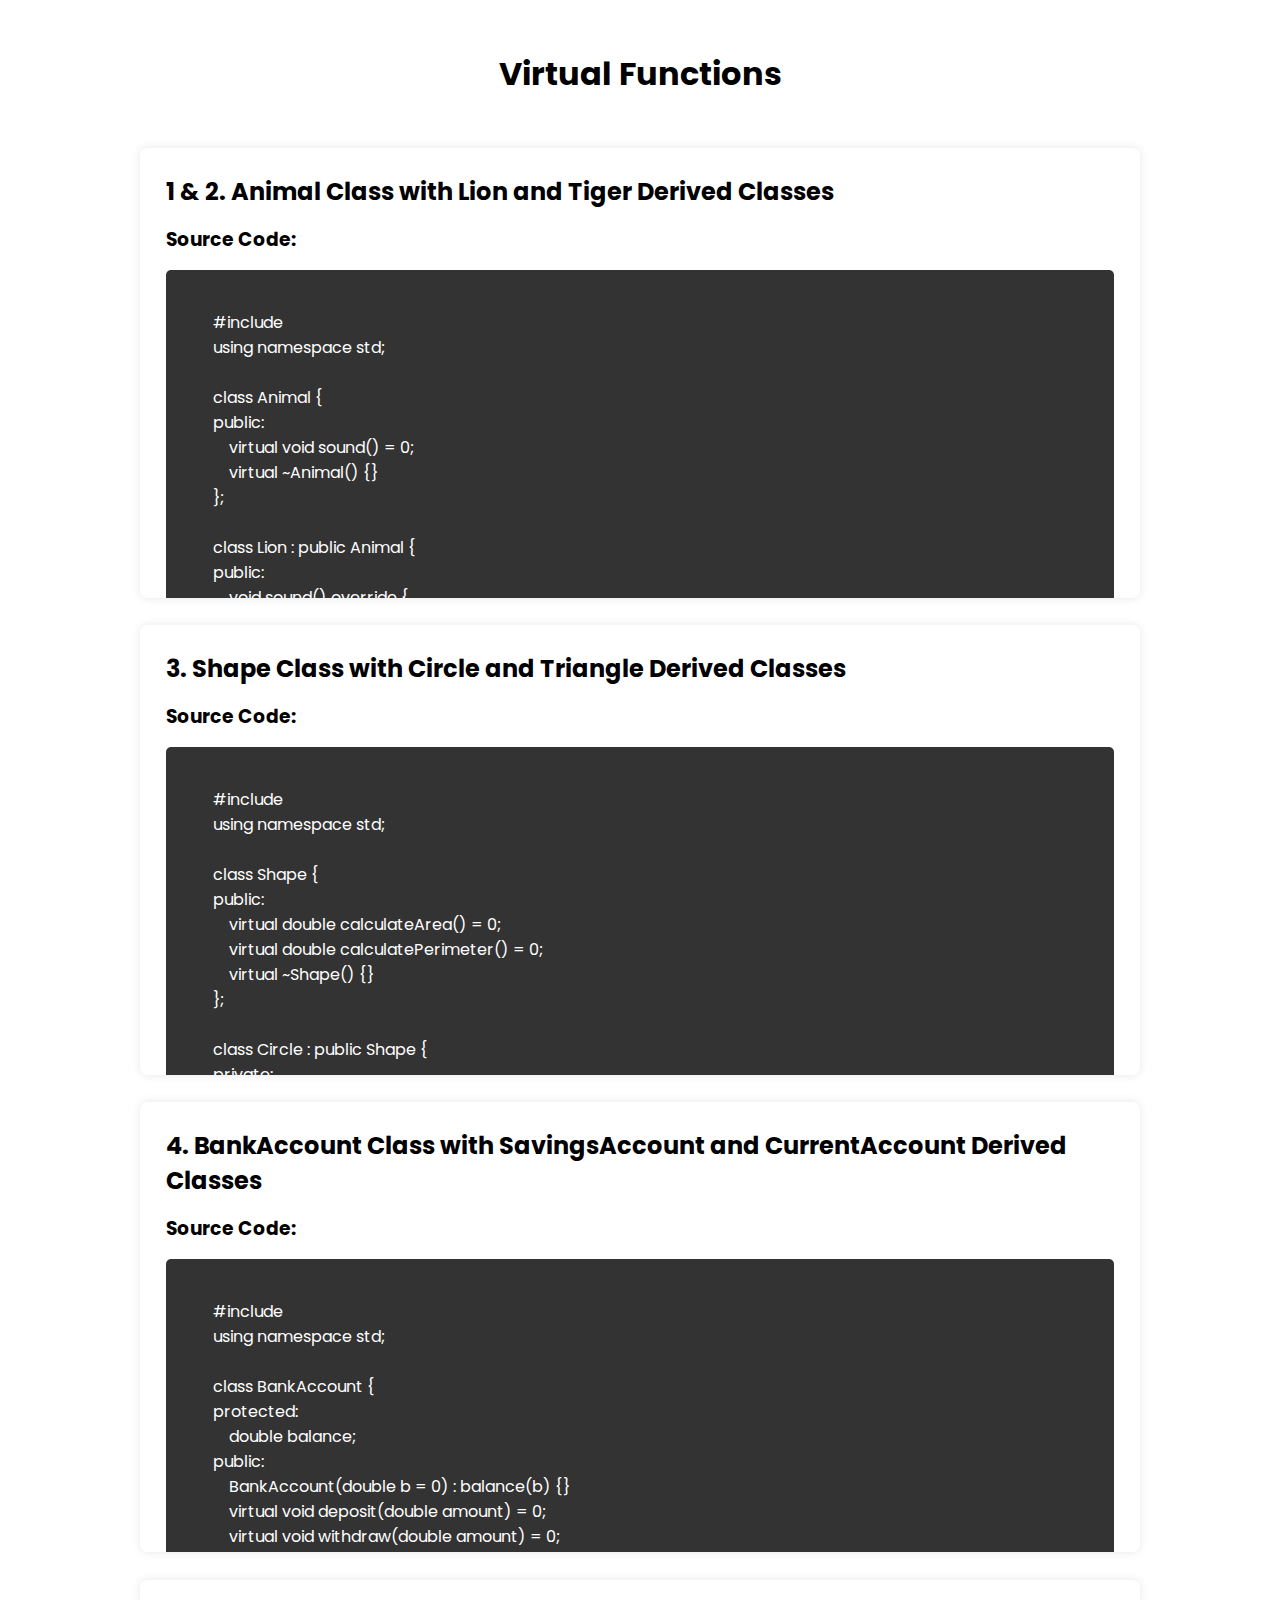
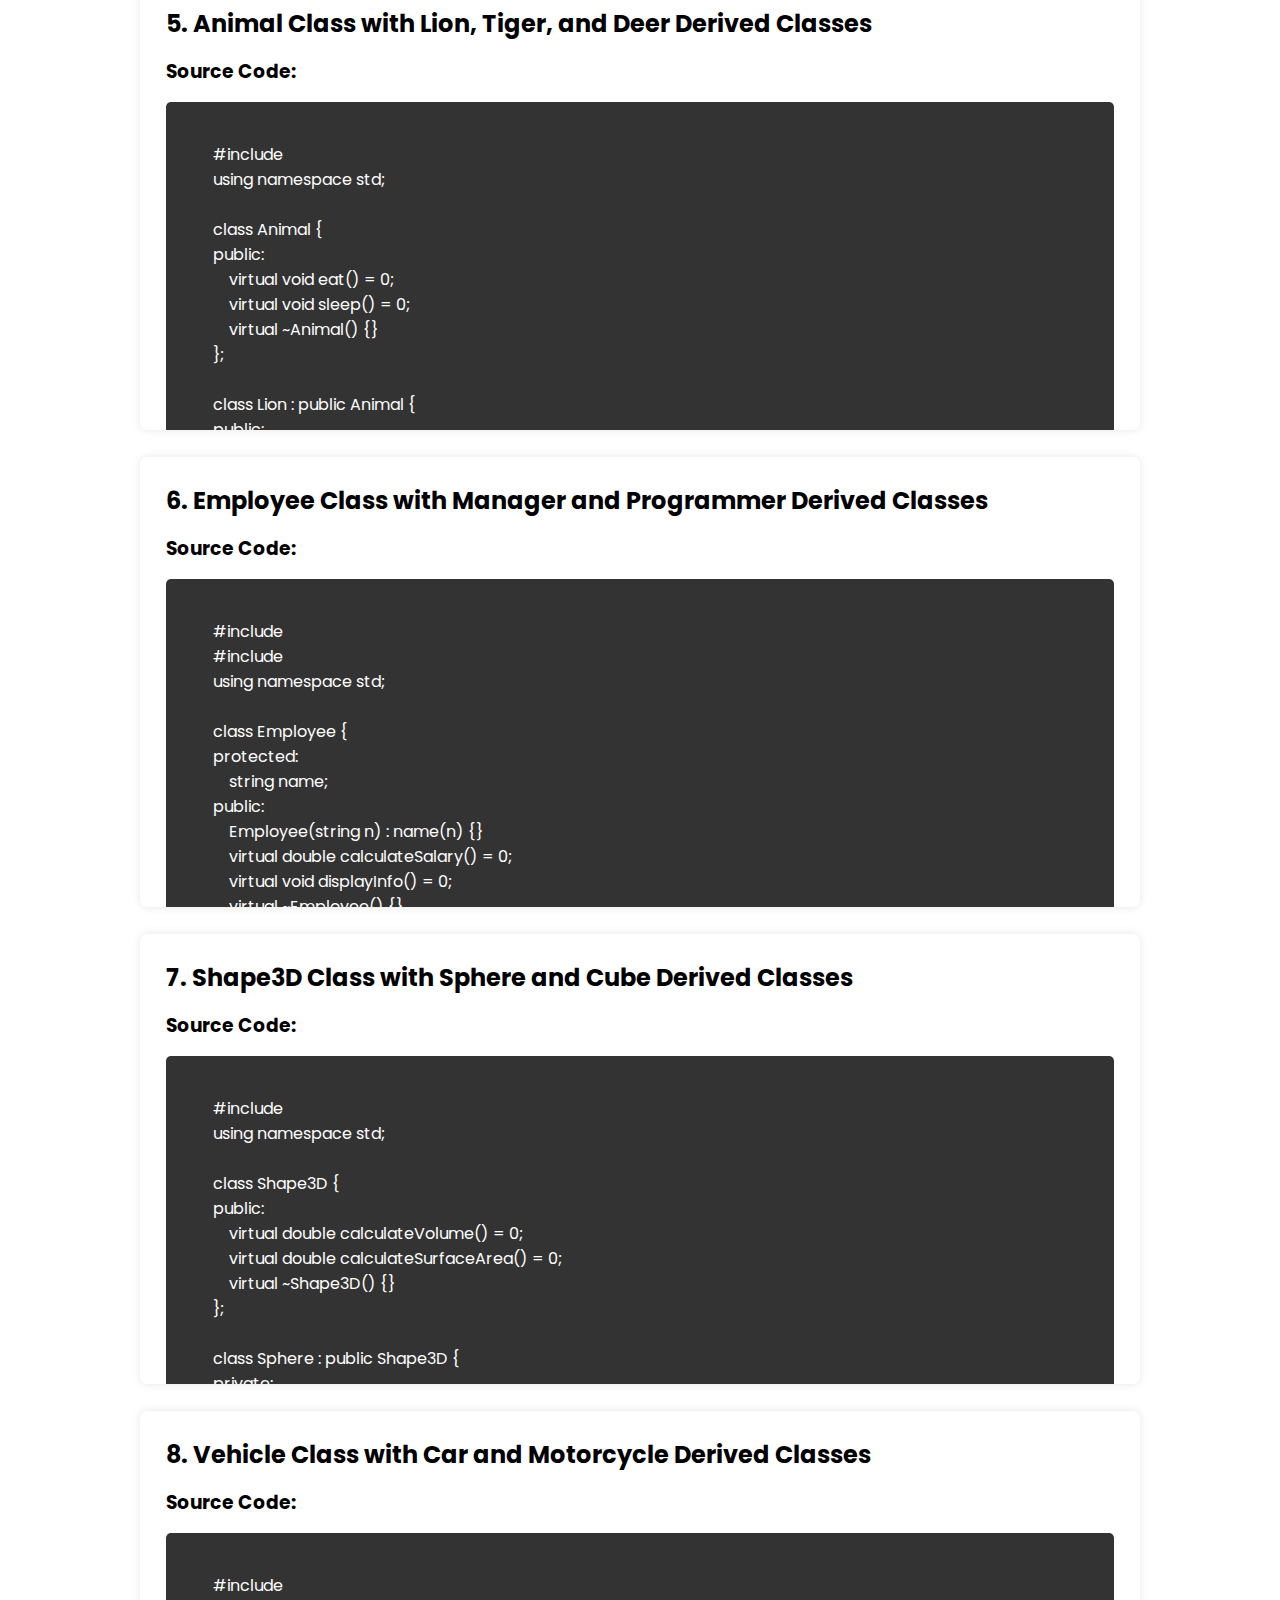
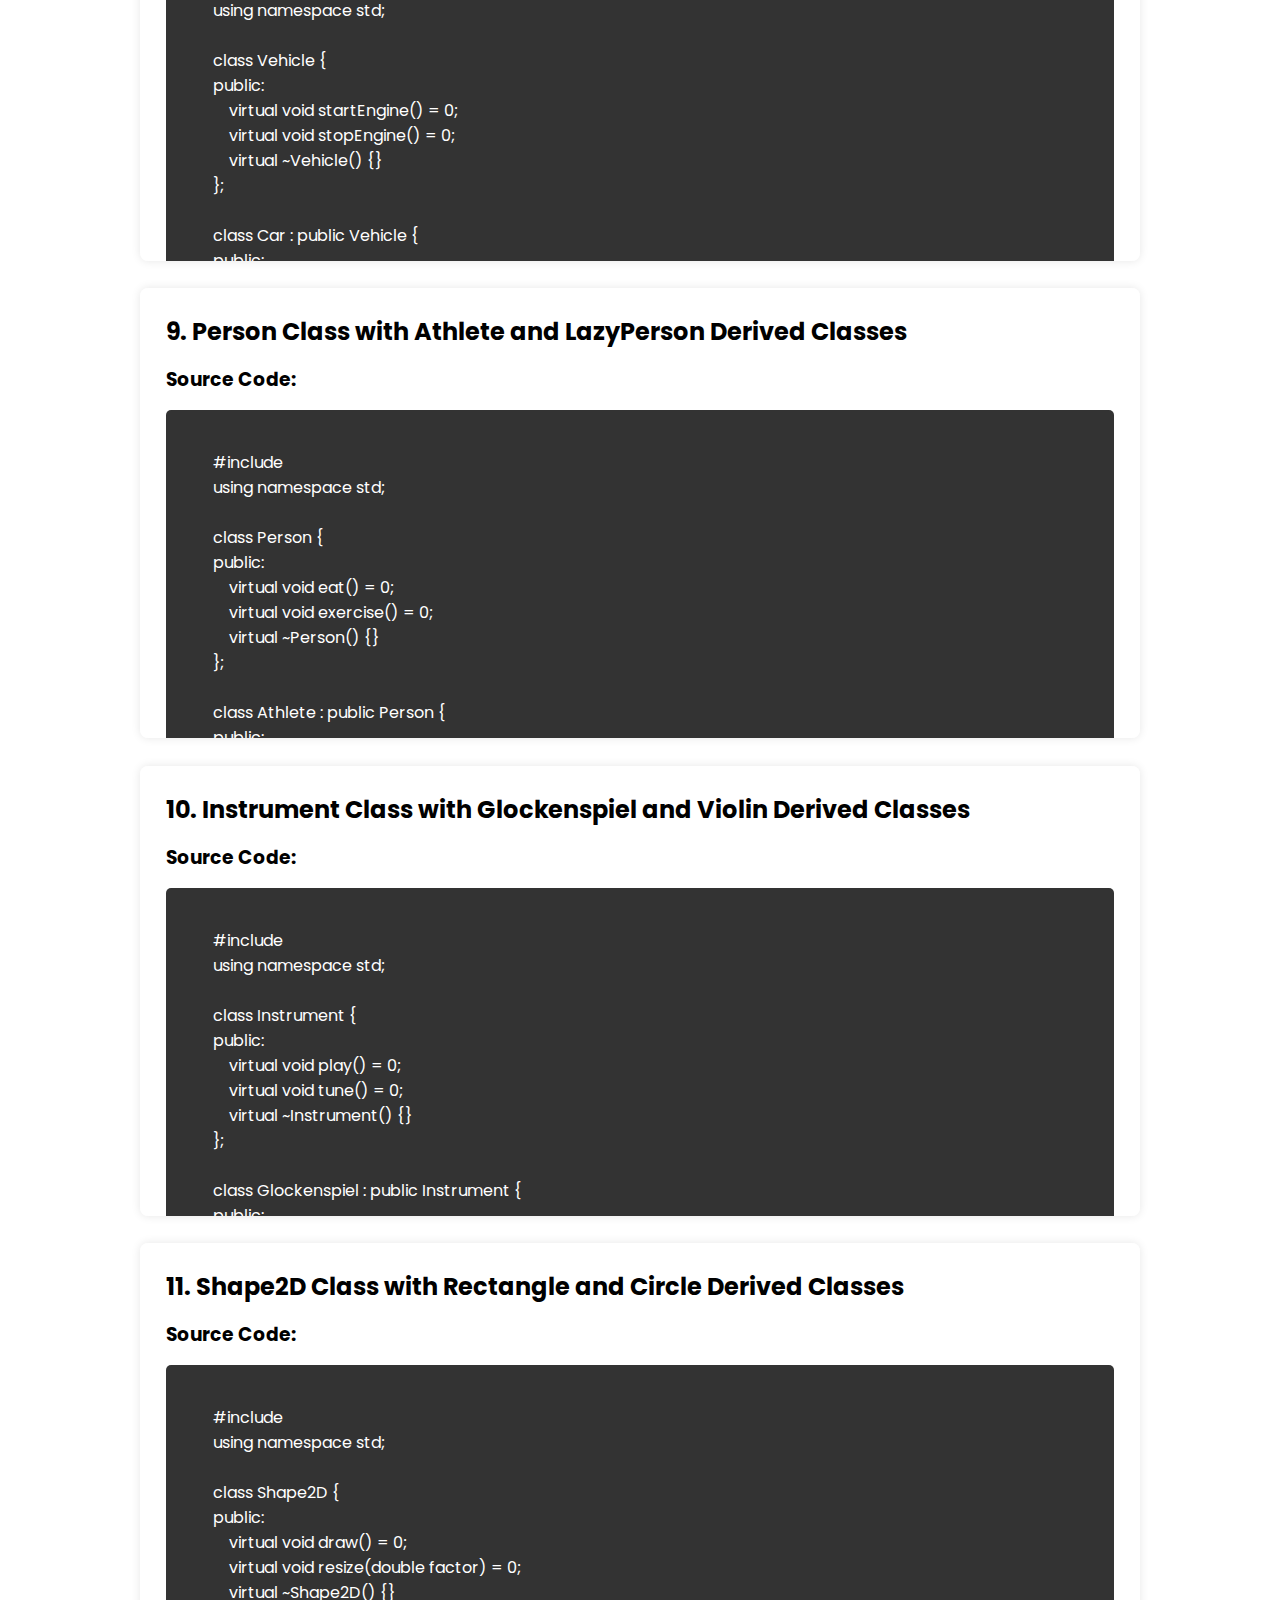
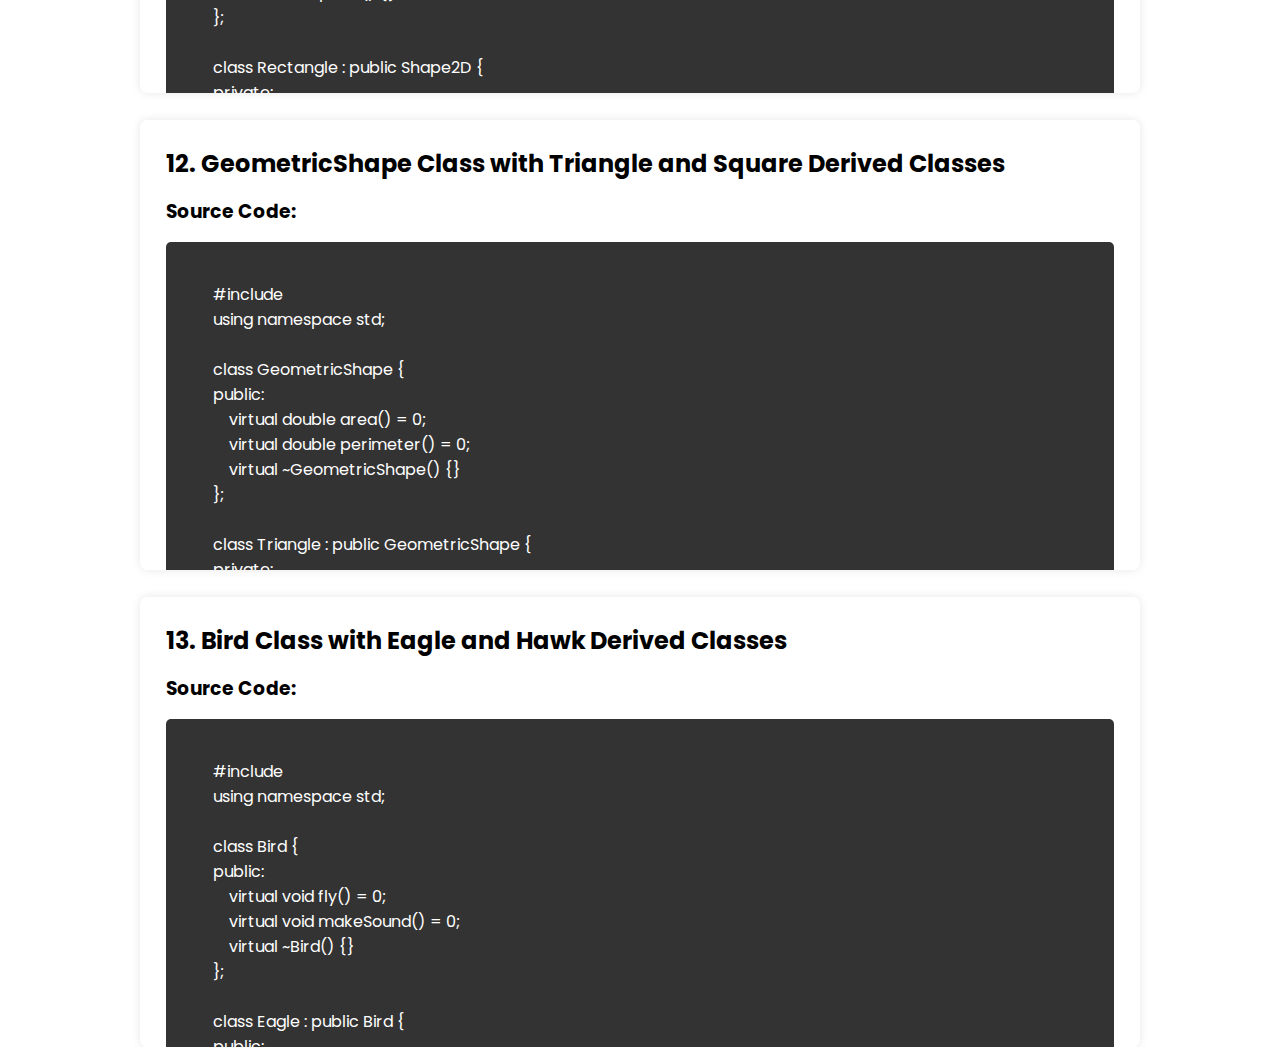
<file: virtual-functions.html>
<!DOCTYPE html>
<html lang="en">
<head>
    <meta charset="UTF-8">
    <meta name="viewport" content="width=device-width, initial-scale=1.0">
    <title>Virtual Functions</title>
    <link rel="stylesheet" href="programmes.css">
</head>
<body>
    <h1>Virtual Functions</h1>

        <div class="program">
            <h2>1 & 2. Animal Class with Lion and Tiger Derived Classes</h2>
            <h3>Source Code:</h3>
            <pre><code>
        #include <iostream>
        using namespace std;
        
        class Animal {
        public:
            virtual void sound() = 0;
            virtual ~Animal() {}
        };
        
        class Lion : public Animal {
        public:
            void sound() override {
                cout << "Lion roars" << endl;
            }
        };
        
        class Tiger : public Animal {
        public:
            void sound() override {
                cout << "Tiger growls" << endl;
            }
        };
        
        int main() {
            Animal* lion = new Lion();
            Animal* tiger = new Tiger();
            lion->sound();
            tiger->sound();
            delete lion;
            delete tiger;
            return 0;
        }
            </code></pre>
            <h3>Output:</h3>
            <pre>
        Lion roars
        Tiger growls
            </pre>
        </div>
        
        
        
        <div class="program">
            <h2>3. Shape Class with Circle and Triangle Derived Classes</h2>
            <h3>Source Code:</h3>
            <pre><code>
        #include <iostream>
        using namespace std;
        
        class Shape {
        public:
            virtual double calculateArea() = 0;
            virtual double calculatePerimeter() = 0;
            virtual ~Shape() {}
        };
        
        class Circle : public Shape {
        private:
            double radius;
        public:
            Circle(double r) : radius(r) {}
            double calculateArea() override {
                return 3.14159 * radius * radius;
            }
            double calculatePerimeter() override {
                return 2 * 3.14159 * radius;
            }
        };
        
        class Triangle : public Shape {
        private:
            double a, b, c;
        public:
            Triangle(double x, double y, double z) : a(x), b(y), c(z) {}
            double calculateArea() override {
                double s = (a + b + c) / 2;
                return sqrt(s * (s - a) * (s - b) * (s - c));
            }
            double calculatePerimeter() override {
                return a + b + c;
            }
        };
        
        int main() {
            Shape* circle = new Circle(5);
            Shape* triangle = new Triangle(3, 4, 5);
            cout << "Circle Area: " << circle->calculateArea() << endl;
            cout << "Circle Perimeter: " << circle->calculatePerimeter() << endl;
            cout << "Triangle Area: " << triangle->calculateArea() << endl;
            cout << "Triangle Perimeter: " << triangle->calculatePerimeter() << endl;
            delete circle;
            delete triangle;
            return 0;
        }
            </code></pre>
            <h3>Output:</h3>
            <pre>
        Circle Area: 78.5397
        Circle Perimeter: 31.4159
        Triangle Area: 6
        Triangle Perimeter: 12
            </pre>
        </div>
        
        
        
        <div class="program">
            <h2>4. BankAccount Class with SavingsAccount and CurrentAccount Derived Classes</h2>
            <h3>Source Code:</h3>
            <pre><code>
        #include <iostream>
        using namespace std;
        
        class BankAccount {
        protected:
            double balance;
        public:
            BankAccount(double b = 0) : balance(b) {}
            virtual void deposit(double amount) = 0;
            virtual void withdraw(double amount) = 0;
            virtual ~BankAccount() {}
            double getBalance() { return balance; }
        };
        
        class SavingsAccount : public BankAccount {
        public:
            SavingsAccount(double b) : BankAccount(b) {}
            void deposit(double amount) override {
                balance += amount;
            }
            void withdraw(double amount) override {
                if (balance - amount >= 100) balance -= amount;
                else cout << "Insufficient balance for withdrawal" << endl;
            }
        };
        
        class CurrentAccount : public BankAccount {
        public:
            CurrentAccount(double b) : BankAccount(b) {}
            void deposit(double amount) override {
                balance += amount;
            }
            void withdraw(double amount) override {
                balance -= amount;
            }
        };
        
        int main() {
            BankAccount* savings = new SavingsAccount(200);
            BankAccount* current = new CurrentAccount(200);
            savings->withdraw(150);
            current->withdraw(150);
            cout << "Savings Balance: " << savings->getBalance() << endl;
            cout << "Current Balance: " << current->getBalance() << endl;
            delete savings;
            delete current;
            return 0;
        }
            </code></pre>
            <h3>Output:</h3>
            <pre>
        Insufficient balance for withdrawal
        Savings Balance: 200
        Current Balance: 50
            </pre>
        </div>
        
        
        
        <div class="program">
            <h2>5. Animal Class with Lion, Tiger, and Deer Derived Classes</h2>
            <h3>Source Code:</h3>
            <pre><code>
        #include <iostream>
        using namespace std;
        
        class Animal {
        public:
            virtual void eat() = 0;
            virtual void sleep() = 0;
            virtual ~Animal() {}
        };
        
        class Lion : public Animal {
        public:
            void eat() override {
                cout << "Lion eats meat" << endl;
            }
            void sleep() override {
                cout << "Lion sleeps in den" << endl;
            }
        };
        
        class Tiger : public Animal {
        public:
            void eat() override {
                cout << "Tiger eats flesh" << endl;
            }
            void sleep() override {
                cout << "Tiger sleeps in cave" << endl;
            }
        };
        
        class Deer : public Animal {
        public:
            void eat() override {
                cout << "Deer eats grass" << endl;
            }
            void sleep() override {
                cout << "Deer sleeps in open" << endl;
            }
        };
        
        int main() {
            Animal* lion = new Lion();
            Animal* tiger = new Tiger();
            Animal* deer = new Deer();
            lion->eat(); lion->sleep();
            tiger->eat(); tiger->sleep();
            deer->eat(); deer->sleep();
            delete lion; delete tiger; delete deer;
            return 0;
        }
            </code></pre>
            <h3>Output:</h3>
            <pre>
        Lion eats meat
        Lion sleeps in den
        Tiger eats flesh
        Tiger sleeps in cave
        Deer eats grass
        Deer sleeps in open
            </pre>
        </div>
        
        
        
        <div class="program">
            <h2>6. Employee Class with Manager and Programmer Derived Classes</h2>
            <h3>Source Code:</h3>
            <pre><code>
        #include <iostream>
        #include <string>
        using namespace std;
        
        class Employee {
        protected:
            string name;
        public:
            Employee(string n) : name(n) {}
            virtual double calculateSalary() = 0;
            virtual void displayInfo() = 0;
            virtual ~Employee() {}
        };
        
        class Manager : public Employee {
        public:
            Manager(string n) : Employee(n) {}
            double calculateSalary() override {
                return 80000;
            }
            void displayInfo() override {
                cout << "Name: " << name << ", Role: Manager, Salary: " << calculateSalary() << endl;
            }
        };
        
        class Programmer : public Employee {
        public:
            Programmer(string n) : Employee(n) {}
            double calculateSalary() override {
                return 60000;
            }
            void displayInfo() override {
                cout << "Name: " << name << ", Role: Programmer, Salary: " << calculateSalary() << endl;
            }
        };
        
        int main() {
            Employee* mgr = new Manager("Alice");
            Employee* prog = new Programmer("Bob");
            mgr->displayInfo();
            prog->displayInfo();
            delete mgr;
            delete prog;
            return 0;
        }
            </code></pre>
            <h3>Output:</h3>
            <pre>
        Name: Alice, Role: Manager, Salary: 80000
        Name: Bob, Role: Programmer, Salary: 60000
            </pre>
        </div>
        
        
        
        <div class="program">
            <h2>7. Shape3D Class with Sphere and Cube Derived Classes</h2>
            <h3>Source Code:</h3>
            <pre><code>
        #include <iostream>
        using namespace std;
        
        class Shape3D {
        public:
            virtual double calculateVolume() = 0;
            virtual double calculateSurfaceArea() = 0;
            virtual ~Shape3D() {}
        };
        
        class Sphere : public Shape3D {
        private:
            double radius;
        public:
            Sphere(double r) : radius(r) {}
            double calculateVolume() override {
                return (4.0 / 3) * 3.14159 * radius * radius * radius;
            }
            double calculateSurfaceArea() override {
                return 4 * 3.14159 * radius * radius;
            }
        };
        
        class Cube : public Shape3D {
        private:
            double side;
        public:
            Cube(double s) : side(s) {}
            double calculateVolume() override {
                return side * side * side;
            }
            double calculateSurfaceArea() override {
                return 6 * side * side;
            }
        };
        
        int main() {
            Shape3D* sphere = new Sphere(3);
            Shape3D* cube = new Cube(4);
            cout << "Sphere Volume: " << sphere->calculateVolume() << endl;
            cout << "Sphere Surface Area: " << sphere->calculateSurfaceArea() << endl;
            cout << "Cube Volume: " << cube->calculateVolume() << endl;
            cout << "Cube Surface Area: " << cube->calculateSurfaceArea() << endl;
            delete sphere;
            delete cube;
            return 0;
        }
            </code></pre>
            <h3>Output:</h3>
            <pre>
        Sphere Volume: 113.097
        Sphere Surface Area: 113.097
        Cube Volume: 64
        Cube Surface Area: 96
            </pre>
        </div>
        
        
        
        <div class="program">
            <h2>8. Vehicle Class with Car and Motorcycle Derived Classes</h2>
            <h3>Source Code:</h3>
            <pre><code>
        #include <iostream>
        using namespace std;
        
        class Vehicle {
        public:
            virtual void startEngine() = 0;
            virtual void stopEngine() = 0;
            virtual ~Vehicle() {}
        };
        
        class Car : public Vehicle {
        public:
            void startEngine() override {
                cout << "Car engine started" << endl;
            }
            void stopEngine() override {
                cout << "Car engine stopped" << endl;
            }
        };
        
        class Motorcycle : public Vehicle {
        public:
            void startEngine() override {
                cout << "Motorcycle engine started" << endl;
            }
            void stopEngine() override {
                cout << "Motorcycle engine stopped" << endl;
            }
        };
        
        int main() {
            Vehicle* car = new Car();
            Vehicle* bike = new Motorcycle();
            car->startEngine(); car->stopEngine();
            bike->startEngine(); bike->stopEngine();
            delete car;
            delete bike;
            return 0;
        }
            </code></pre>
            <h3>Output:</h3>
            <pre>
        Car engine started
        Car engine stopped
        Motorcycle engine started
        Motorcycle engine stopped
            </pre>
        </div>
        
        
        
        <div class="program">
            <h2>9. Person Class with Athlete and LazyPerson Derived Classes</h2>
            <h3>Source Code:</h3>
            <pre><code>
        #include <iostream>
        using namespace std;
        
        class Person {
        public:
            virtual void eat() = 0;
            virtual void exercise() = 0;
            virtual ~Person() {}
        };
        
        class Athlete : public Person {
        public:
            void eat() override {
                cout << "Athlete eats a balanced diet" << endl;
            }
            void exercise() override {
                cout << "Athlete trains intensely" << endl;
            }
        };
        
        class LazyPerson : public Person {
        public:
            void eat() override {
                cout << "Lazy person eats junk food" << endl;
            }
            void exercise() override {
                cout << "Lazy person avoids exercise" << endl;
            }
        };
        
        int main() {
            Person* athlete = new Athlete();
            Person* lazy = new LazyPerson();
            athlete->eat(); athlete->exercise();
            lazy->eat(); lazy->exercise();
            delete athlete;
            delete lazy;
            return 0;
        }
            </code></pre>
            <h3>Output:</h3>
            <pre>
        Athlete eats a balanced diet
        Athlete trains intensely
        Lazy person eats junk food
        Lazy person avoids exercise
            </pre>
        </div>
        
        
        
        <div class="program">
            <h2>10. Instrument Class with Glockenspiel and Violin Derived Classes</h2>
            <h3>Source Code:</h3>
            <pre><code>
        #include <iostream>
        using namespace std;
        
        class Instrument {
        public:
            virtual void play() = 0;
            virtual void tune() = 0;
            virtual ~Instrument() {}
        };
        
        class Glockenspiel : public Instrument {
        public:
            void play() override {
                cout << "Glockenspiel plays a chime" << endl;
            }
            void tune() override {
                cout << "Glockenspiel is tuned with a mallet" << endl;
            }
        };
        
        class Violin : public Instrument {
        public:
            void play() override {
                cout << "Violin plays a melody" << endl;
            }
            void tune() override {
                cout << "Violin is tuned with pegs" << endl;
            }
        };
        
        int main() {
            Instrument* glock = new Glockenspiel();
            Instrument* violin = new Violin();
            glock->play(); glock->tune();
            violin->play(); violin->tune();
            delete glock;
            delete violin;
            return 0;
        }
            </code></pre>
            <h3>Output:</h3>
            <pre>
        Glockenspiel plays a chime
        Glockenspiel is tuned with a mallet
        Violin plays a melody
        Violin is tuned with pegs
            </pre>
        </div>
        
        
        
        <div class="program">
            <h2>11. Shape2D Class with Rectangle and Circle Derived Classes</h2>
            <h3>Source Code:</h3>
            <pre><code>
        #include <iostream>
        using namespace std;
        
        class Shape2D {
        public:
            virtual void draw() = 0;
            virtual void resize(double factor) = 0;
            virtual ~Shape2D() {}
        };
        
        class Rectangle : public Shape2D {
        private:
            double width, height;
        public:
            Rectangle(double w, double h) : width(w), height(h) {}
            void draw() override {
                cout << "Drawing Rectangle with width " << width << " and height " << height << endl;
            }
            void resize(double factor) override {
                width *= factor;
                height *= factor;
                cout << "Resized Rectangle to width " << width << " and height " << height << endl;
            }
        };
        
        class Circle : public Shape2D {
        private:
            double radius;
        public:
            Circle(double r) : radius(r) {}
            void draw() override {
                cout << "Drawing Circle with radius " << radius << endl;
            }
            void resize(double factor) override {
                radius *= factor;
                cout << "Resized Circle to radius " << radius << endl;
            }
        };
        
        int main() {
            Shape2D* rect = new Rectangle(5, 3);
            Shape2D* circle = new Circle(4);
            rect->draw(); rect->resize(2);
            circle->draw(); circle->resize(1.5);
            delete rect;
            delete circle;
            return 0;
        }
            </code></pre>
            <h3>Output:</h3>
            <pre>
        Drawing Rectangle with width 5 and height 3
        Resized Rectangle to width 10 and height 6
        Drawing Circle with radius 4
        Resized Circle to radius 6
            </pre>
        </div>
        
        
        
        <div class="program">
            <h2>12. GeometricShape Class with Triangle and Square Derived Classes</h2>
            <h3>Source Code:</h3>
            <pre><code>
        #include <iostream>
        using namespace std;
        
        class GeometricShape {
        public:
            virtual double area() = 0;
            virtual double perimeter() = 0;
            virtual ~GeometricShape() {}
        };
        
        class Triangle : public GeometricShape {
        private:
            double a, b, c;
        public:
            Triangle(double x, double y, double z) : a(x), b(y), c(z) {}
            double area() override {
                double s = (a + b + c) / 2;
                return sqrt(s * (s - a) * (s - b) * (s - c));
            }
            double perimeter() override {
                return a + b + c;
            }
        };
        
        class Square : public GeometricShape {
        private:
            double side;
        public:
            Square(double s) : side(s) {}
            double area() override {
                return side * side;
            }
            double perimeter() override {
                return 4 * side;
            }
        };
        
        int main() {
            GeometricShape* triangle = new Triangle(3, 4, 5);
            GeometricShape* square = new Square(4);
            cout << "Triangle Area: " << triangle->area() << endl;
            cout << "Triangle Perimeter: " << triangle->perimeter() << endl;
            cout << "Square Area: " << square->area() << endl;
            cout << "Square Perimeter: " << square->perimeter() << endl;
            delete triangle;
            delete square;
            return 0;
        }
            </code></pre>
            <h3>Output:</h3>
            <pre>
        Triangle Area: 6
        Triangle Perimeter: 12
        Square Area: 16
        Square Perimeter: 16
            </pre>
        </div>
        
        
        
        <div class="program">
            <h2>13. Bird Class with Eagle and Hawk Derived Classes</h2>
            <h3>Source Code:</h3>
            <pre><code>
        #include <iostream>
        using namespace std;
        
        class Bird {
        public:
            virtual void fly() = 0;
            virtual void makeSound() = 0;
            virtual ~Bird() {}
        };
        
        class Eagle : public Bird {
        public:
            void fly() override {
                cout << "Eagle soars high" << endl;
            }
            void makeSound() override {
                cout << "Eagle screeches" << endl;
            }
        };
        
        class Hawk : public Bird {
        public:
            void fly() override {
                cout << "Hawk glides swiftly" << endl;
            }
            void makeSound() override {
                cout << "Hawk cries" << endl;
            }
        };
        
        int main() {
            Bird* eagle = new Eagle();
            Bird* hawk = new Hawk();
            eagle->fly(); eagle->makeSound();
            hawk->fly(); hawk->makeSound();
            delete eagle;
            delete hawk;
            return 0;
        }
            </code></pre>
            <h3>Output:</h3>
            <pre>
        Eagle soars high
        Eagle screeches
        Hawk glides swiftly
        Hawk cries
            </pre>
        </div>
        
</body>
</html>
</file>
<file: programmes.css>
@import url(https://fonts.googleapis.com/css?family=Poppins:100,100italic,200,200italic,300,300italic,regular,italic,500,500italic,600,600italic,700,700italic,800,800italic,900,900italic);

* {
    margin: 0;
    padding: 0;
    box-sizing: border-box;
    font-family: 'Poppins';
}
html, body {
    width: 100%;
    height: 100%;
}

h1{
    text-align: center;
    padding: 50px 0;
}


.program {
    max-width: 1000px;
    margin-inline: auto;
    background: white;
    padding: 26px;
    border-radius: 8px;
    box-shadow: 0 0 10px rgba(0, 0, 0, 0.1);
    margin-bottom: 1.7rem;
    height: 450px;
    overflow-y:auto ;
}

pre {
    background: #333;
    color: #fff;
    padding: 15px;
    border-radius: 5px;
    white-space: pre-wrap;        
    word-wrap: break-word;     
    overflow-x: hidden;
}

h3{
    padding-block: 1rem;
}
</file>
